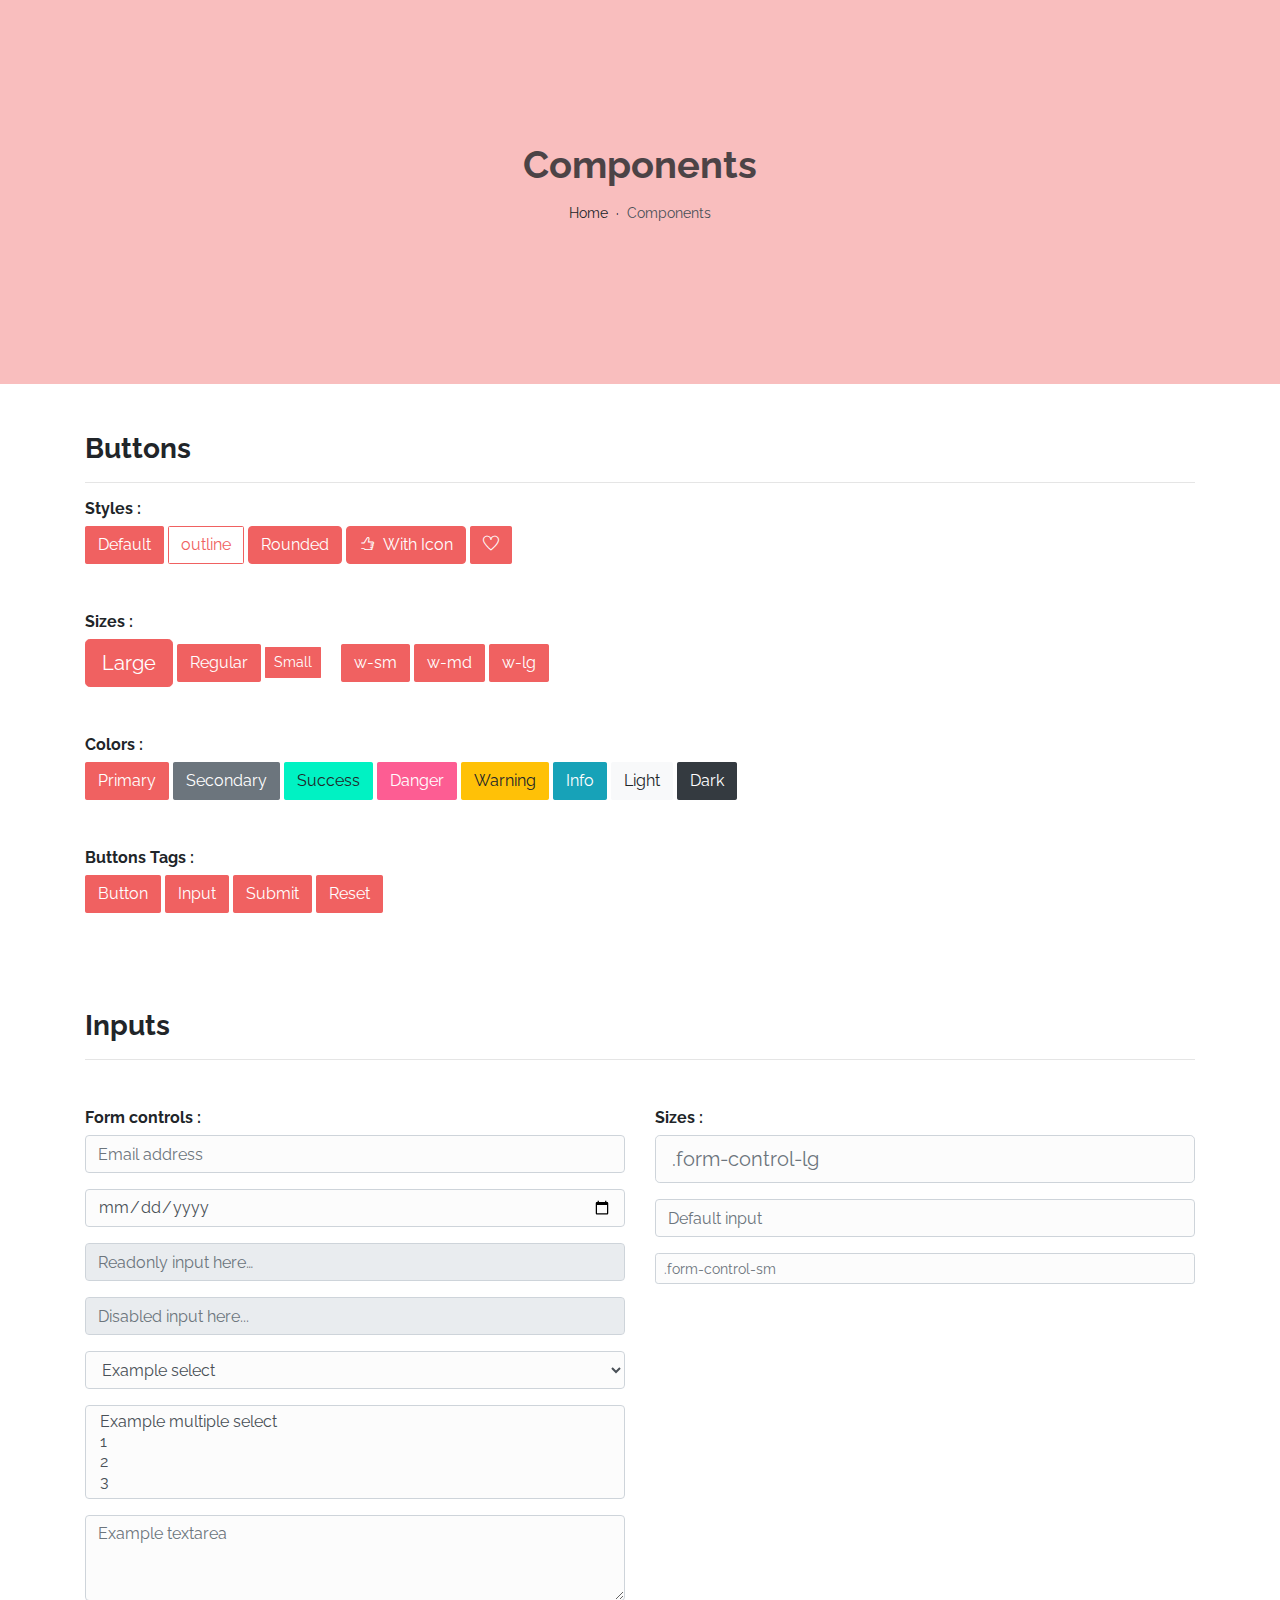
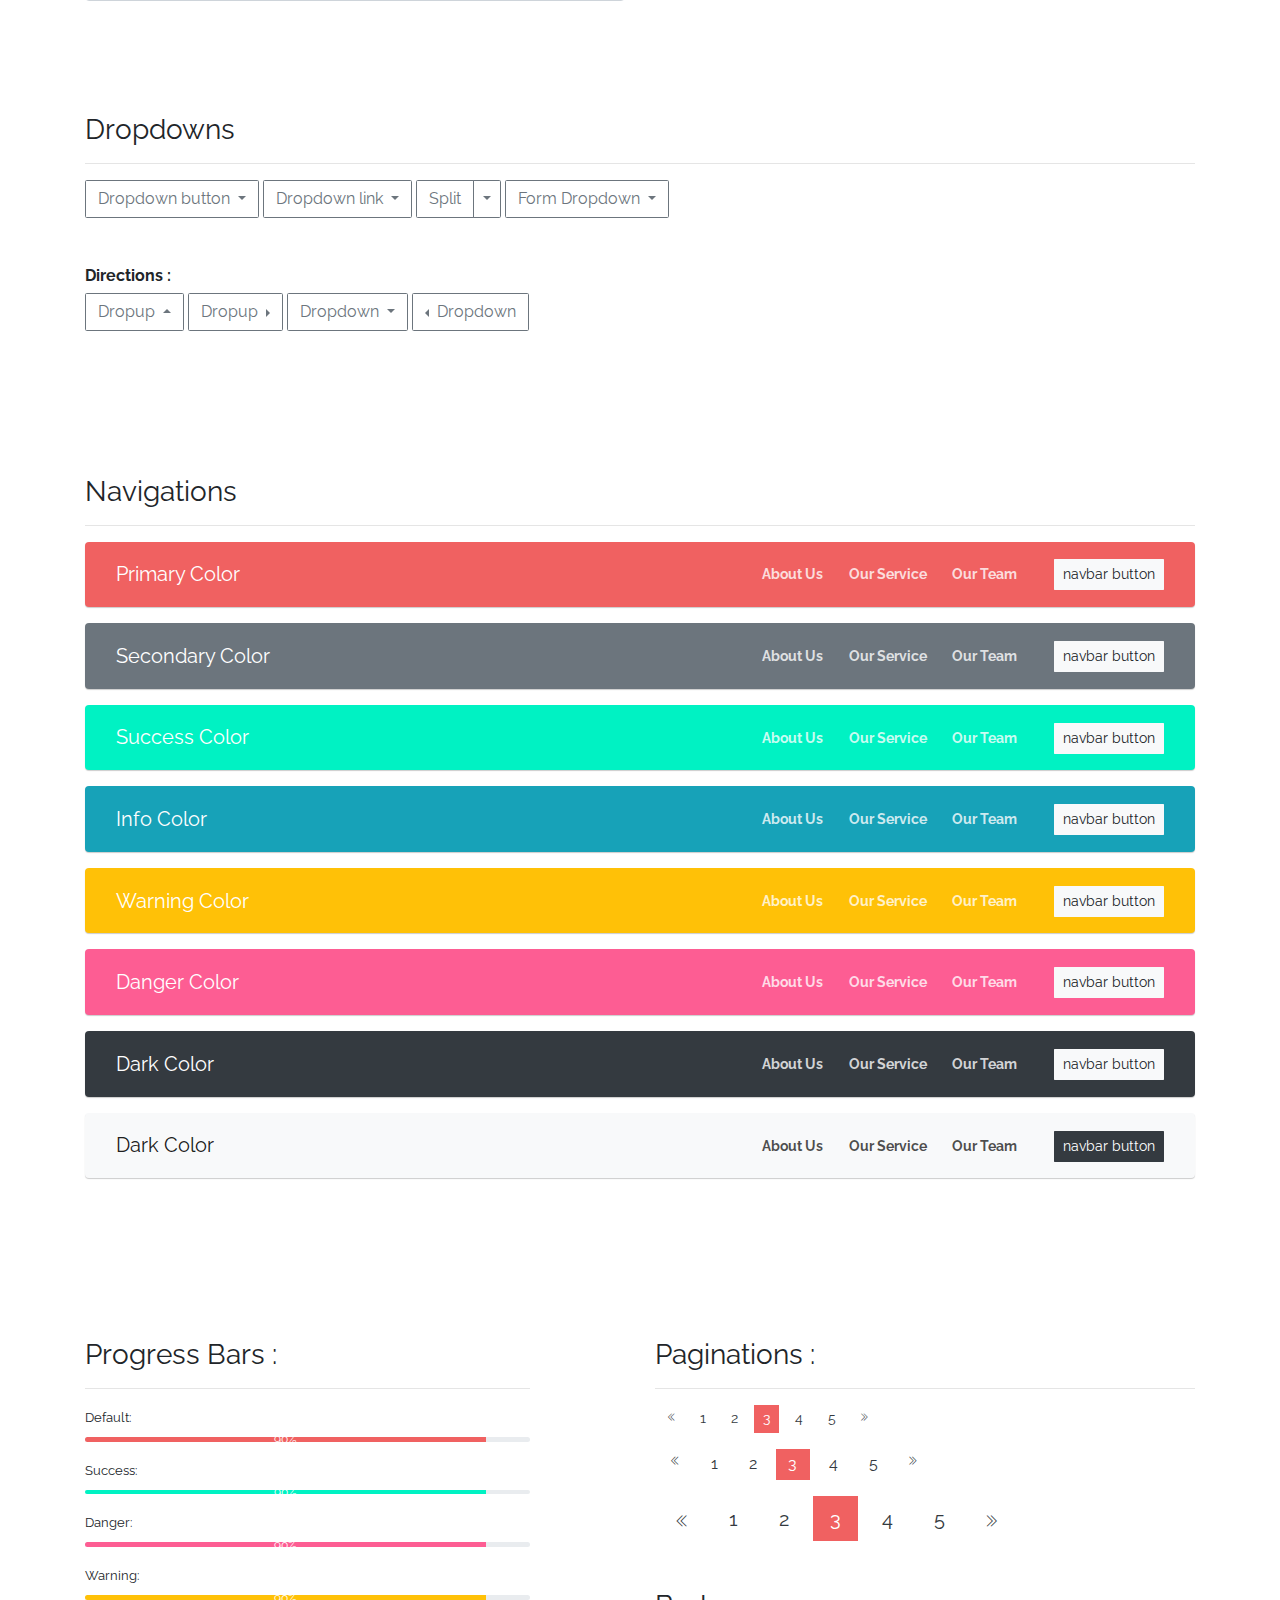
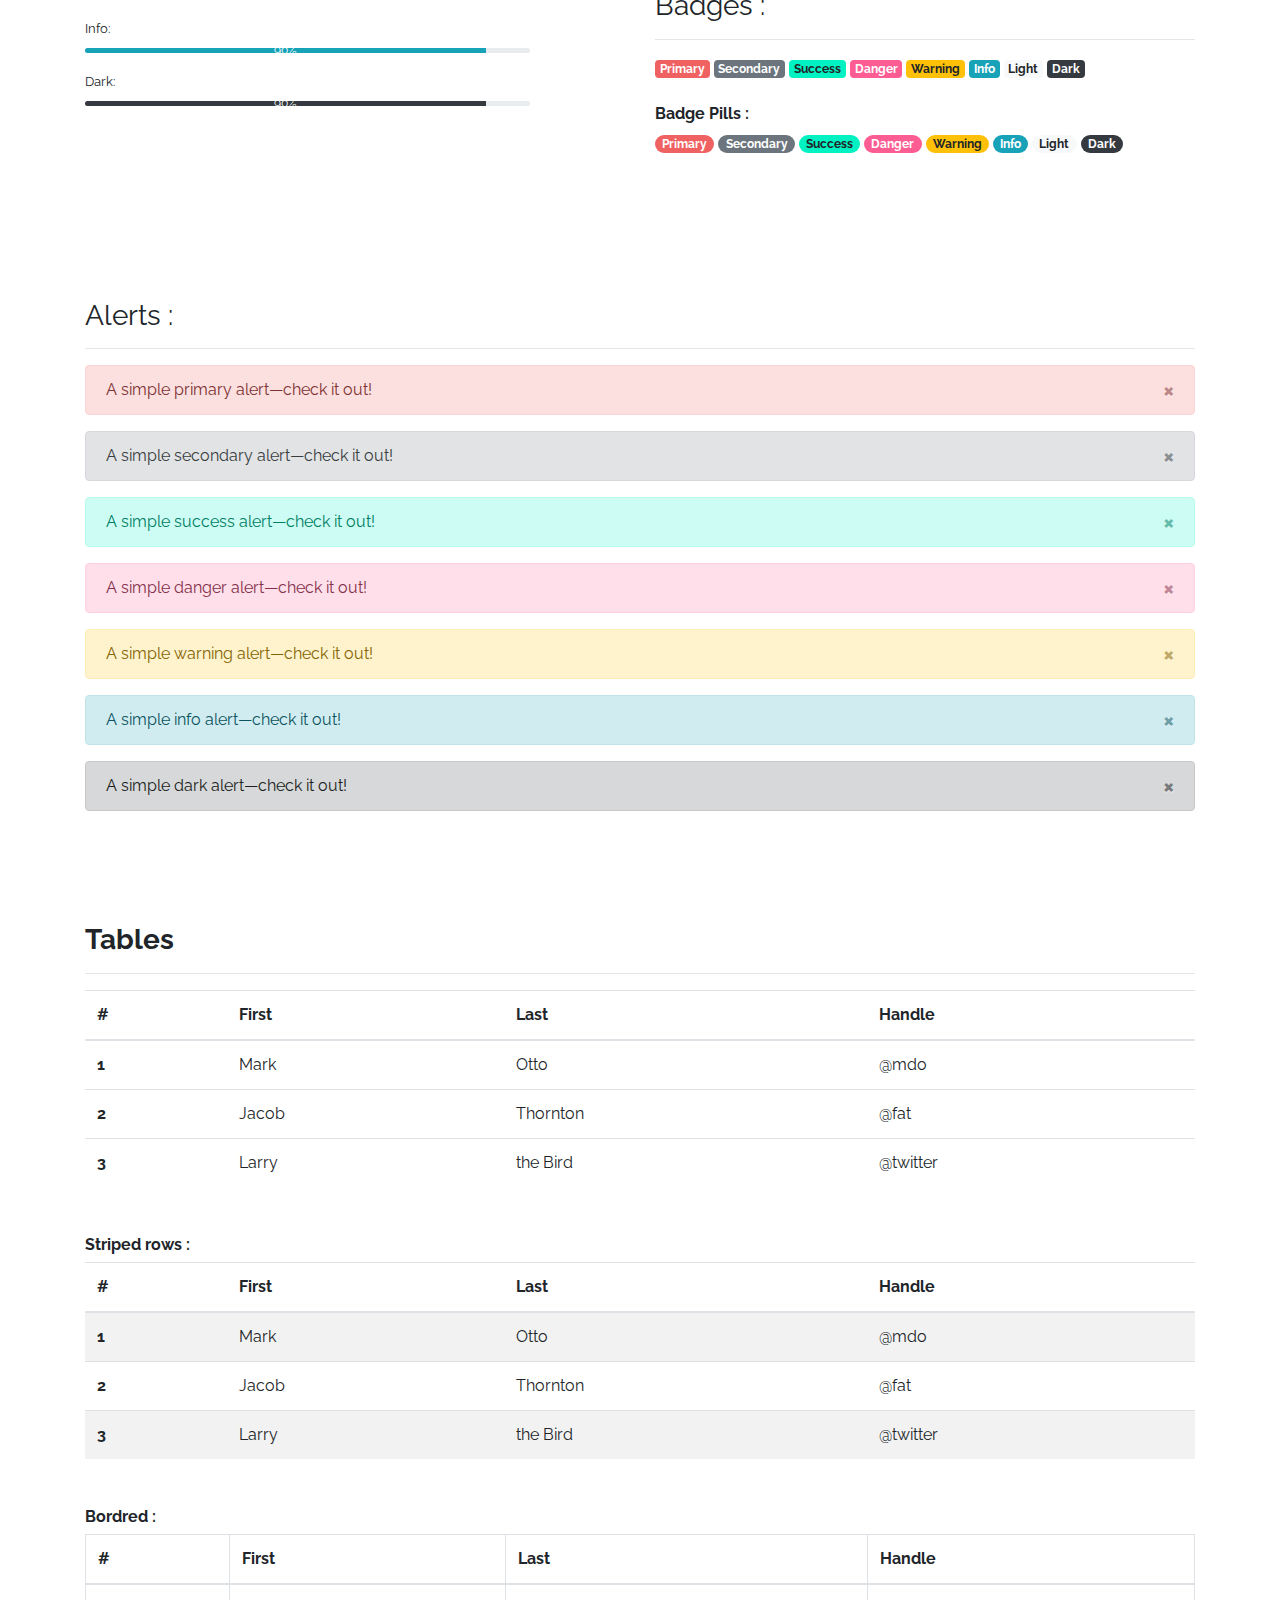
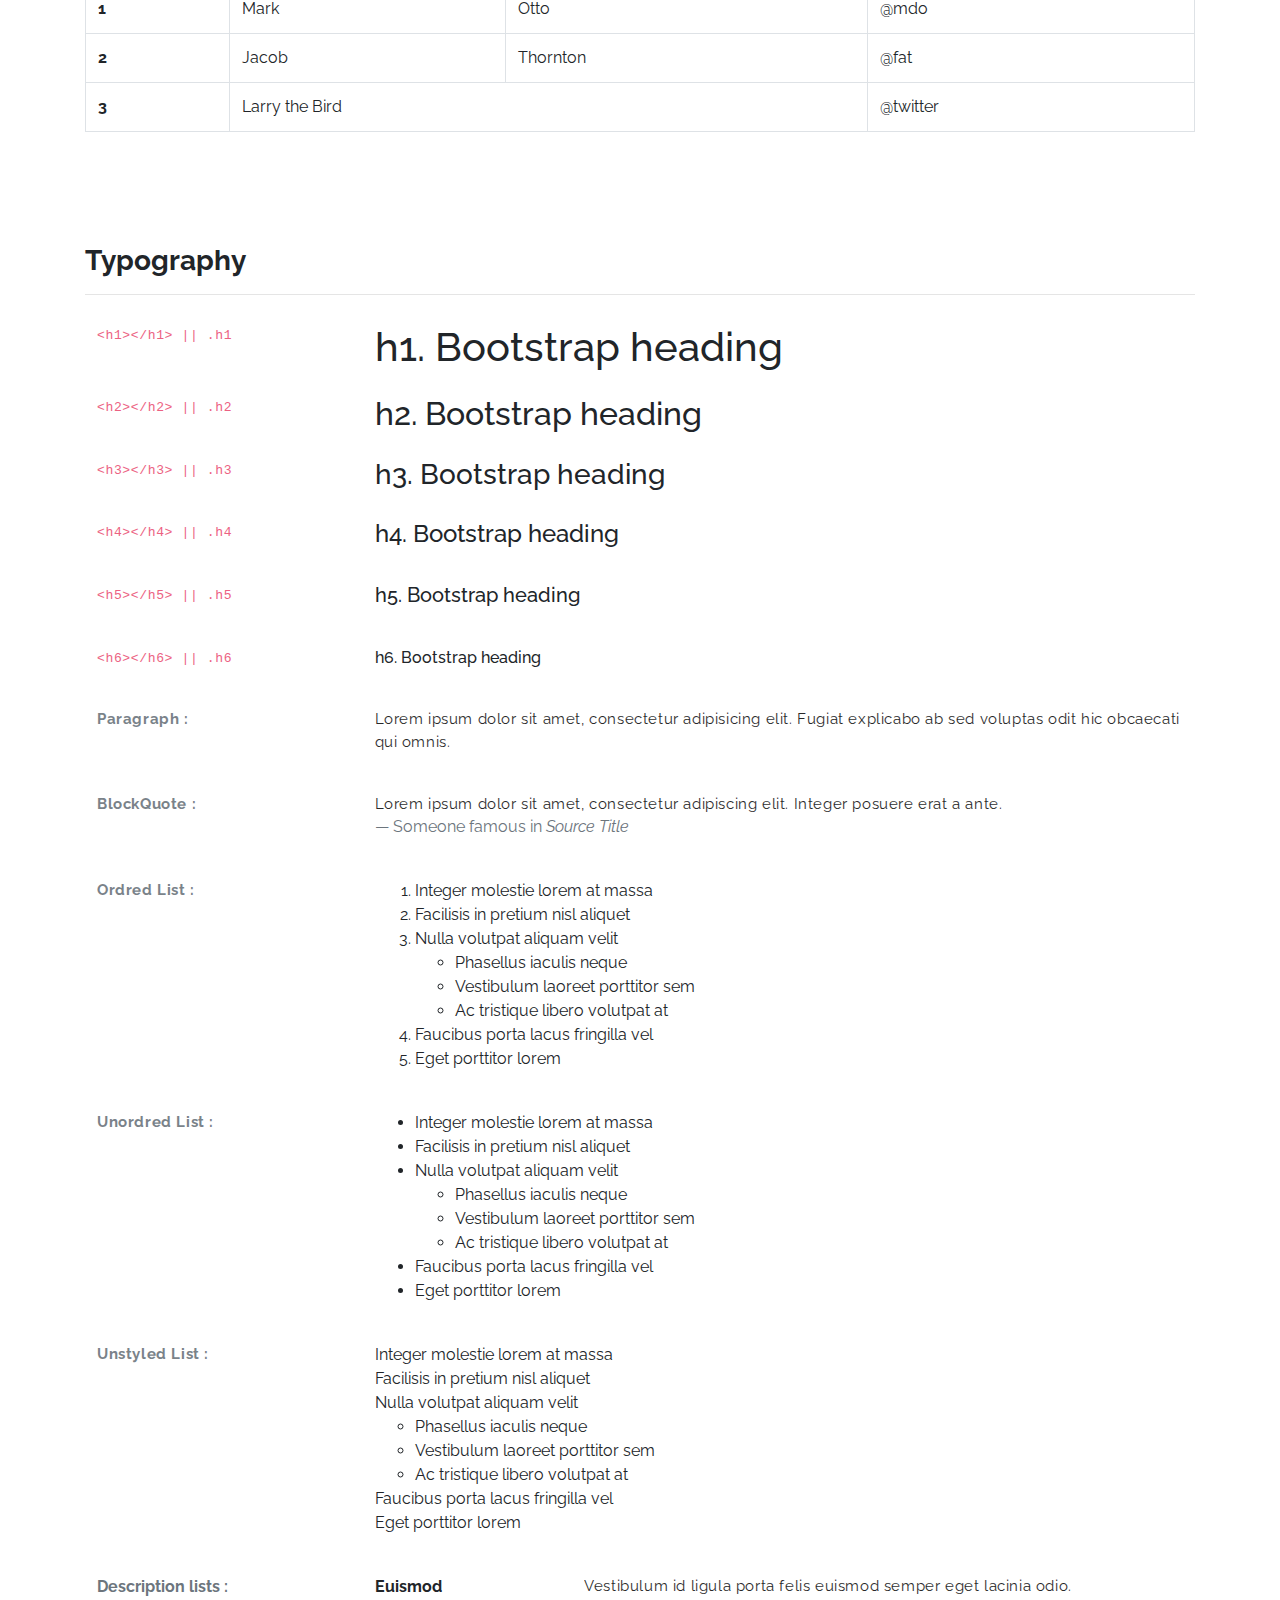
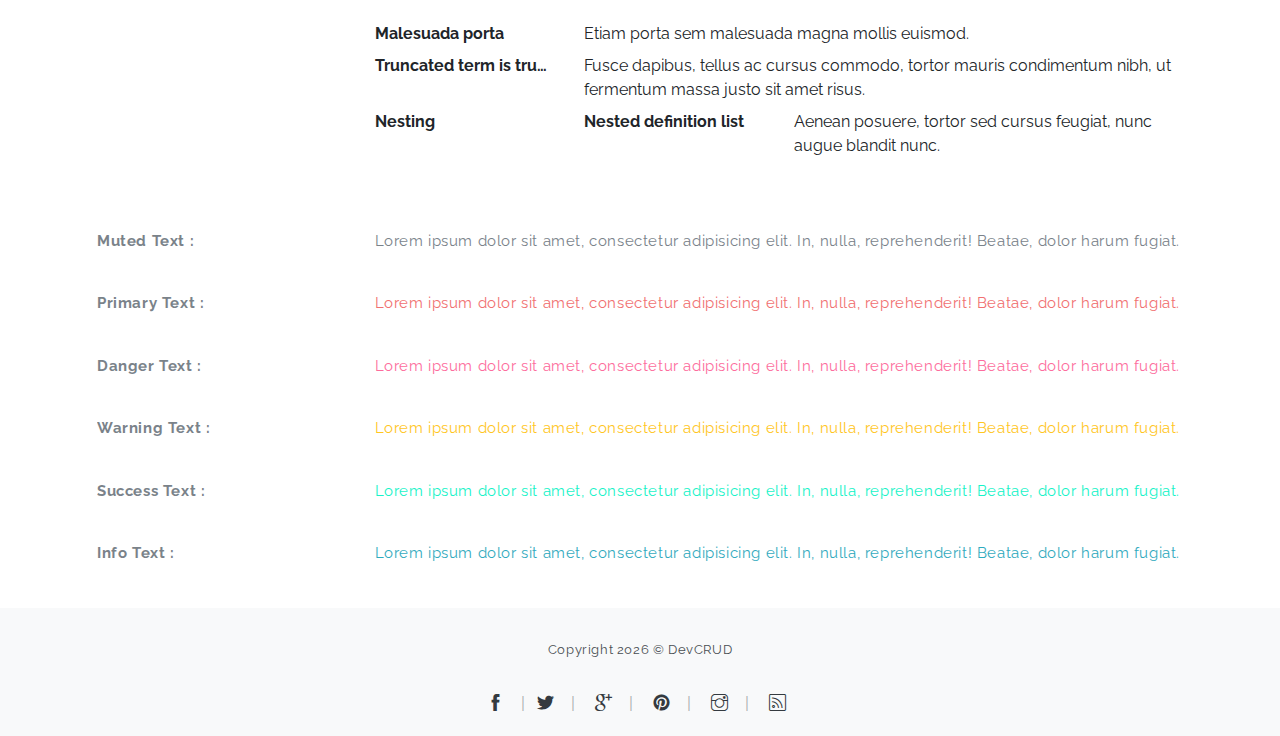
<file: components.html>
<!DOCTYPE html>
<html lang="en">
<head>
   <meta charset="utf-8">
    <meta name="viewport" content="width=device-width, initial-scale=1, shrink-to-fit=no">
    <meta name="description" content="Start your development with Ollie landing page.">
    <meta name="author" content="Devcrud">
    <title>Ollie Landing page | Components</title>
   <!-- font icons -->
   <link rel="stylesheet" href="assets/vendors/themify-icons/css/themify-icons.css">
   <!-- Bootstrap + Steller  -->
   <link rel="stylesheet" href="assets/css/ollie.css">
</head>
<body>

   <!-- Page Header -->
   <header class="header header-mini"> 
      <div class="header-title">Components</div> 
      <nav aria-label="breadcrumb">
         <ol class="breadcrumb">
            <li class="breadcrumb-item"><a href="/">Home</a></li>
            <li class="breadcrumb-item active" aria-current="page">Components</li>
         </ol>
      </nav>
   </header> <!-- End Of Page Header -->

   <!-- main content -->
   <div class="container">

      <!-- Buttons -->
      <h3 class="mt-5">Buttons</h3>
      <hr>
      <h6 class="section-secondary-title">Styles :</h6>
      <button class="btn btn-primary">Default</button>
      <button class="btn btn-outline-primary">outline</button>
      <button class="btn btn-primary rounded">Rounded</button>
      <button class="btn btn-primary rounded"><i class="ti-thumb-up pr-1"></i> With Icon</button>
      <button class="btn btn-primary circle"><i class="ti-heart"></i></button>

      <h6 class="section-secondary-title mt-5">Sizes :</h6>
      <button class="btn btn-primary btn-lg">Large</button>
      <button class="btn btn-primary ">Regular</button>
      <button class="btn btn-primary btn-sm">Small</button>
      <button class="btn btn-primary w-sm ml-3">w-sm</button>
      <button class="btn btn-primary w-md">w-md</button>
      <button class="btn btn-primary w-lg">w-lg</button>

      <h6 class="section-secondary-title mt-5">Colors :</h6>          
      <button type="button" class="btn btn-primary">Primary</button>
      <button type="button" class="btn btn-secondary">Secondary</button>
      <button type="button" class="btn btn-success">Success</button>
      <button type="button" class="btn btn-danger">Danger</button>
      <button type="button" class="btn btn-warning">Warning</button>
      <button type="button" class="btn btn-info">Info</button>
      <button type="button" class="btn btn-light">Light</button>
      <button type="button" class="btn btn-dark">Dark</button>

      <h6 class="section-secondary-title mt-5">Buttons Tags :</h6>
      <button class="btn btn-primary" type="submit">Button</button>
      <input class="btn btn-primary" type="button" value="Input">
      <input class="btn btn-primary" type="submit" value="Submit">
      <input class="btn btn-primary" type="reset" value="Reset">
      
      <!-- devider -->
      <div class="py-5"></div>

      <!-- Inputs -->
      <h3>Inputs</h3>
      <hr>
      <div class="row mt-5">
         <div class="col-md-6">
            <h6 class="section-secondary-title">Form controls :</h6>        
            <div class="form-group">
               <input type="email" class="form-control" id="exampleFormControlInput1" placeholder="Email address">
            </div>
            <div class="form-group">
               <input type="date" class="form-control" id="exampleFormControlInput1" placeholder="Date">
            </div>
            <div class="form-group">
               <input class="form-control" type="text" placeholder="Readonly input here…" readonly>
            </div>
            <div class="form-group">
               <input class="form-control" id="disabledInput" type="text" placeholder="Disabled input here..." disabled>
            </div>
            <div class="form-group">
               <select class="form-control" id="exampleFormControlSelect1">
                  <option>Example select</option>
                  <option>1</option>
                  <option>2</option>
                  <option>3</option>
                  <option>4</option>
                  <option>5</option>
               </select>
            </div>
            <div class="form-group">
               <select multiple class="form-control" id="exampleFormControlSelect2">
                  <option>Example multiple select</option>
                  <option>1</option>
                  <option>2</option>
                  <option>3</option>
                  <option>4</option>
                  <option>5</option>
               </select>
            </div>
            <div class="form-group">
               <textarea class="form-control" id="exampleFormControlTextarea1" rows="3" placeholder="Example textarea"></textarea>
            </div>
         </div>
         <div class="col-md-6">
            <h6 class="section-secondary-title">Sizes :</h6>    
            <div class="form-group">
               <input class="form-control form-control-lg" type="text" placeholder=".form-control-lg">             
            </div>
            <div class="form-group">
               <input class="form-control" type="text" placeholder="Default input">
            </div>
            <div class="form-group">
               <input class="form-control form-control-sm" type="text" placeholder=".form-control-sm"> 
            </div>
         </div>
      </div> <!-- end of inputs -->   

      <!-- devider -->
      <div class="py-5"></div>             

      <!-- Dropdowns -->
      <h3 class="components-section-title font-weight-normal">Dropdowns</h3>
      <hr>
      <div class="dropdown d-inline-block">
         <button class="btn btn-outline-secondary dropdown-toggle" type="button" id="dropdownMenuButton" data-toggle="dropdown" aria-haspopup="true" aria-expanded="false">
         Dropdown button
         </button>
         <div class="dropdown-menu" aria-labelledby="dropdownMenuButton">
         <a class="dropdown-item" href="#">Action</a>
         <a class="dropdown-item" href="#">Another action</a>
         <a class="dropdown-item" href="#">Something else here</a>
         </div>
      </div>
      <div class="dropdown d-inline-block">
         <a class="btn btn-outline-secondary dropdown-toggle" href="#" role="button" id="dropdownMenuLink" data-toggle="dropdown" aria-haspopup="true" aria-expanded="false">
            Dropdown link
         </a>
         <div class="dropdown-menu" aria-labelledby="dropdownMenuLink">
            <a class="dropdown-item" href="#">Action</a>
            <a class="dropdown-item" href="#">Another action</a>
            <a class="dropdown-item" href="#">Something else here</a>
         </div>
      </div>
      <div class="btn-group">
         <button type="button" class="btn btn-outline-secondary">Split</button>
         <button type="button" class="btn btn-outline-secondary dropdown-toggle dropdown-toggle-split" data-toggle="dropdown" aria-haspopup="true" aria-expanded="false">
         <span class="sr-only">Toggle Dropdown</span>
         </button>
         <div class="dropdown-menu">
            <a class="dropdown-item" href="#">Action</a>
            <a class="dropdown-item" href="#">Another action</a>
            <a class="dropdown-item" href="#">Something else here</a>
            <div class="dropdown-divider"></div>
            <a class="dropdown-item" href="#">Separated link</a>
         </div>
      </div>
      <div class="btn-group">
         <button class="btn btn-outline-secondary dropdown-toggle" type="button" id="dropdownMenuButton" data-toggle="dropdown" aria-haspopup="true" aria-expanded="false">
            Form Dropdown
         </button>
         <div class="dropdown-menu form">
            <form class="px-4 py-3">
               <div class="form-group">
                  <input type="email" class="form-control" id="exampleDropdownFormEmail1" placeholder="email@example.com">
               </div>
               <div class="form-group">
                  <input type="password" class="form-control" id="exampleDropdownFormPassword1" placeholder="Password">
               </div>
               <div class="form-check mb-3">
                  <input type="checkbox" class="form-check-input" id="dropdownCheck">
                  <label class="form-check-label" for="dropdownCheck">
                     Remember me
                  </label>
               </div>
               <button type="submit" class="btn btn-primary btn-block">Sign in</button>
            </form>
            <div class="dropdown-divider"></div>
            <a class="dropdown-item" href="#"><small>New around here? Sign up</small></a>
            <a class="dropdown-item" href="#"><small>Forgot password?</small></a>
         </div>
      </div>       
      <h6 class="section-secondary-title mt-5">Directions :</h6>  
      <div class="btn-group dropup">
         <button type="button" class="btn btn-outline-secondary dropdown-toggle" data-toggle="dropdown" aria-haspopup="true" aria-expanded="false">
            Dropup
         </button>
         <div class="dropdown-menu">
            <a class="dropdown-item" href="#">Action</a>
            <a class="dropdown-item" href="#">Another action</a>
            <a class="dropdown-item" href="#">Something else here</a>
            <div class="dropdown-divider"></div>
            <a class="dropdown-item" href="#">Separated link</a>
         </div>
      </div>
      <div class="btn-group dropright">
         <button type="button" class="btn btn-outline-secondary dropdown-toggle" data-toggle="dropdown" aria-haspopup="true" aria-expanded="false">
            Dropup
         </button>
         <div class="dropdown-menu">
            <a class="dropdown-item" href="#">Action</a>
            <a class="dropdown-item" href="#">Another action</a>
            <a class="dropdown-item" href="#">Something else here</a>
            <div class="dropdown-divider"></div>
            <a class="dropdown-item" href="#">Separated link</a>
         </div>
      </div>
      <div class="btn-group">
         <button type="button" class="btn btn-outline-secondary dropdown-toggle" data-toggle="dropdown" aria-haspopup="true" aria-expanded="false">
            Dropdown
         </button>
         <div class="dropdown-menu">
            <a class="dropdown-item" href="#">Action</a>
            <a class="dropdown-item" href="#">Another action</a>
            <a class="dropdown-item" href="#">Something else here</a>
            <div class="dropdown-divider"></div>
            <a class="dropdown-item" href="#">Separated link</a>
         </div>
      </div>
      <div class="btn-group dropleft">
         <button type="button" class="btn btn-outline-secondary dropdown-toggle" data-toggle="dropdown" aria-haspopup="true" aria-expanded="false">
            Dropdown
         </button>
         <div class="dropdown-menu">
            <a class="dropdown-item" href="#">Action</a>
            <a class="dropdown-item" href="#">Another action</a>
            <a class="dropdown-item" href="#">Something else here</a>
            <div class="dropdown-divider"></div>
            <a class="dropdown-item" href="#">Separated link</a>
         </div>
      </div> <!-- end of Dropdowns -->  

      <!-- devider -->
      <div class="py-5"></div>   

      <!-- navbars -->
      <h3 class="components-section-title font-weight-normal mt-5">Navigations</h3>
      <hr>
      <nav class="navbar navbar-expand-sm navbar-dark bg-primary rounded shadow mb-3">
         <div class="container">
            <a class="navbar-brand" href="#">Primary Color</a>
            <button class="navbar-toggler ml-auto" type="button" data-toggle="collapse" data-target="#navbarSupportedContent" aria-controls="navbarSupportedContent" aria-expanded="false" aria-label="Toggle navigation">
            <span class="navbar-toggler-icon"></span>
            </button>
            <div class="collapse navbar-collapse" id="navbarSupportedContent">
               <ul class="navbar-nav ml-auto"> 
                  <li class="nav-item">
                     <a class="nav-link" href="#about">About Us</a>
                  </li>
                  <li class="nav-item">
                     <a class="nav-link" href="#service">Our Service</a>
                  </li>
                  <li class="nav-item">
                     <a class="nav-link" href="#team">Our Team</a>
                  </li>
                  <li class="nav-item">
                     <a href="#book-table" class="ml-4 mt-1 btn btn-light btn-sm">navbar button</a>
                  </li>
               </ul>                       
            </div>
         </div>
      </nav>
      <nav class="navbar navbar-expand-sm navbar-dark bg-secondary rounded shadow mb-3">
         <div class="container">
            <a class="navbar-brand" href="#">Secondary Color</a>
            <button class="navbar-toggler ml-auto" type="button" data-toggle="collapse" data-target="#navbarSupportedContent" aria-controls="navbarSupportedContent" aria-expanded="false" aria-label="Toggle navigation">
            <span class="navbar-toggler-icon"></span>
            </button>
            <div class="collapse navbar-collapse" id="navbarSupportedContent">
               <ul class="navbar-nav ml-auto"> 
                  <li class="nav-item">
                     <a class="nav-link" href="#about">About Us</a>
                  </li>
                  <li class="nav-item">
                     <a class="nav-link" href="#service">Our Service</a>
                  </li>
                  <li class="nav-item">
                     <a class="nav-link" href="#team">Our Team</a>
                  </li>
                  <li class="nav-item">
                     <a href="#book-table" class="ml-4 mt-1 btn btn-light btn-sm">navbar button</a>
                  </li>
               </ul>                       
            </div>
         </div>
      </nav>
      <nav class="navbar navbar-expand-sm navbar-dark bg-success rounded shadow mb-3">
         <div class="container">
            <a class="navbar-brand" href="#">Success Color</a>
            <button class="navbar-toggler ml-auto" type="button" data-toggle="collapse" data-target="#navbarSupportedContent" aria-controls="navbarSupportedContent" aria-expanded="false" aria-label="Toggle navigation">
            <span class="navbar-toggler-icon"></span>
            </button>
            <div class="collapse navbar-collapse" id="navbarSupportedContent">
               <ul class="navbar-nav ml-auto"> 
                  <li class="nav-item">
                     <a class="nav-link" href="#about">About Us</a>
                  </li>
                  <li class="nav-item">
                     <a class="nav-link" href="#service">Our Service</a>
                  </li>
                  <li class="nav-item">
                     <a class="nav-link" href="#team">Our Team</a>
                  </li>
                  <li class="nav-item">
                     <a href="#book-table" class="ml-4 mt-1 btn btn-light btn-sm">navbar button</a>
                  </li>
               </ul>                       
            </div>
         </div>
      </nav>
      <nav class="navbar navbar-expand-sm navbar-dark bg-info rounded shadow mb-3">
         <div class="container">
            <a class="navbar-brand" href="#">Info Color</a>
            <button class="navbar-toggler ml-auto" type="button" data-toggle="collapse" data-target="#navbarSupportedContent" aria-controls="navbarSupportedContent" aria-expanded="false" aria-label="Toggle navigation">
            <span class="navbar-toggler-icon"></span>
            </button>
            <div class="collapse navbar-collapse" id="navbarSupportedContent">
               <ul class="navbar-nav ml-auto"> 
                  <li class="nav-item">
                     <a class="nav-link" href="#about">About Us</a>
                  </li>
                  <li class="nav-item">
                     <a class="nav-link" href="#service">Our Service</a>
                  </li>
                  <li class="nav-item">
                     <a class="nav-link" href="#team">Our Team</a>
                  </li>
                  <li class="nav-item">
                     <a href="#book-table" class="ml-4 mt-1 btn btn-light btn-sm">navbar button</a>
                  </li>
               </ul>                       
            </div>
         </div>
      </nav>
      <nav class="navbar navbar-expand-sm navbar-dark bg-warning rounded shadow mb-3">
         <div class="container">
            <a class="navbar-brand" href="#">Warning Color</a>
            <button class="navbar-toggler ml-auto" type="button" data-toggle="collapse" data-target="#navbarSupportedContent" aria-controls="navbarSupportedContent" aria-expanded="false" aria-label="Toggle navigation">
            <span class="navbar-toggler-icon"></span>
            </button>
            <div class="collapse navbar-collapse" id="navbarSupportedContent">
               <ul class="navbar-nav ml-auto"> 
                  <li class="nav-item">
                     <a class="nav-link" href="#about">About Us</a>
                  </li>
                  <li class="nav-item">
                     <a class="nav-link" href="#service">Our Service</a>
                  </li>
                  <li class="nav-item">
                     <a class="nav-link" href="#team">Our Team</a>
                  </li>
                  <li class="nav-item">
                     <a href="#book-table" class="ml-4 mt-1 btn btn-light btn-sm">navbar button</a>
                  </li>
               </ul>                       
            </div>
         </div>
      </nav>
      <nav class="navbar navbar-expand-sm navbar-dark bg-danger rounded shadow mb-3">
         <div class="container">
            <a class="navbar-brand" href="#">Danger Color</a>
            <button class="navbar-toggler ml-auto" type="button" data-toggle="collapse" data-target="#navbarSupportedContent" aria-controls="navbarSupportedContent" aria-expanded="false" aria-label="Toggle navigation">
            <span class="navbar-toggler-icon"></span>
            </button>
            <div class="collapse navbar-collapse" id="navbarSupportedContent">
               <ul class="navbar-nav ml-auto"> 
                  <li class="nav-item">
                     <a class="nav-link" href="#about">About Us</a>
                  </li>
                  <li class="nav-item">
                     <a class="nav-link" href="#service">Our Service</a>
                  </li>
                  <li class="nav-item">
                     <a class="nav-link" href="#team">Our Team</a>
                  </li>
                  <li class="nav-item">
                     <a href="#book-table" class="ml-4 mt-1 btn btn-light btn-sm">navbar button</a>
                  </li>
               </ul>                       
            </div>
         </div>
      </nav>
      <nav class="navbar navbar-expand-sm navbar-dark bg-dark rounded shadow mb-3">
         <div class="container">
            <a class="navbar-brand" href="#">Dark Color</a>
            <button class="navbar-toggler ml-auto" type="button" data-toggle="collapse" data-target="#navbarSupportedContent" aria-controls="navbarSupportedContent" aria-expanded="false" aria-label="Toggle navigation">
            <span class="navbar-toggler-icon"></span>
            </button>
            <div class="collapse navbar-collapse" id="navbarSupportedContent">
               <ul class="navbar-nav ml-auto"> 
                  <li class="nav-item">
                     <a class="nav-link" href="#about">About Us</a>
                  </li>
                  <li class="nav-item">
                     <a class="nav-link" href="#service">Our Service</a>
                  </li>
                  <li class="nav-item">
                     <a class="nav-link" href="#team">Our Team</a>
                  </li>
                  <li class="nav-item">
                     <a href="#book-table" class="ml-4 mt-1 btn btn-light btn-sm">navbar button</a>
                  </li>
               </ul>                       
            </div>
         </div>
      </nav>
      <nav class="navbar navbar-expand-sm navbar-light bg-light rounded shadow mb-3">
         <div class="container">
            <a class="navbar-brand" href="#">Dark Color</a>
            <button class="navbar-toggler ml-auto" type="button" data-toggle="collapse" data-target="#navbarSupportedContent" aria-controls="navbarSupportedContent" aria-expanded="false" aria-label="Toggle navigation">
            <span class="navbar-toggler-icon"></span>
            </button>
            <div class="collapse navbar-collapse" id="navbarSupportedContent">
               <ul class="navbar-nav ml-auto"> 
                  <li class="nav-item">
                     <a class="nav-link" href="#about">About Us</a>
                  </li>
                  <li class="nav-item">
                     <a class="nav-link" href="#service">Our Service</a>
                  </li>
                  <li class="nav-item">
                     <a class="nav-link" href="#team">Our Team</a>
                  </li>
                  <li class="nav-item">
                     <a href="#book-table" class="ml-4 mt-1 btn btn-dark btn-sm">navbar button</a>
                  </li>
               </ul>                       
            </div>
         </div>
      </nav>
      <!-- End of navbars -->

      <!-- devider -->
      <div class="py-5"></div>   
      
      <!-- progress bars -->
      <div class="row justify-content-between">
         <div class="col-md-5">
            <h3 class="components-section-title font-weight-normal mt-5">Progress Bars :</h3>
            <hr>
            <small>Default: </small>
            <div class="progress mt-2 mb-3">
               <div class="progress-bar" role="progressbar" style="width: 90%" aria-valuenow="25" aria-valuemin="0" aria-valuemax="100"><span>90%</span></div>
            </div>
            <small>Success:</small>
            <div class="progress mt-2 mb-3">
               <div class="progress-bar bg-success" role="progressbar" style="width: 90%" aria-valuenow="25" aria-valuemin="0" aria-valuemax="100"><span>90%</span></div>
            </div>
            <small>Danger:</small>
            <div class="progress mt-2 mb-3">
               <div class="progress-bar bg-danger" role="progressbar" style="width: 90%" aria-valuenow="25" aria-valuemin="0" aria-valuemax="100"><span>90%</span></div>
            </div>
            <small>Warning:</small>
            <div class="progress mt-2 mb-3">
               <div class="progress-bar bg-warning" role="progressbar" style="width: 90%" aria-valuenow="25" aria-valuemin="0" aria-valuemax="100"><span>90%</span></div>
            </div>
            <small>Info:</small>
            <div class="progress mt-2 mb-3">
               <div class="progress-bar bg-info" role="progressbar" style="width: 90%" aria-valuenow="25" aria-valuemin="0" aria-valuemax="100"><span>90%</span></div>
            </div>
            <small>Dark:</small>
            <div class="progress mt-2 mb-3">
               <div class="progress-bar bg-dark" role="progressbar" style="width: 90%" aria-valuenow="25" aria-valuemin="0" aria-valuemax="100"><span>90%</span></div>
            </div>
         </div>
         <div class="col-md-6">
            <h3 class="components-section-title font-weight-normal mt-5">Paginations :</h3>
            <hr>
            <nav aria-label="Page navigation example">
               <ul class="pagination pagination-sm">
                  <li class="page-item"><a class="page-link" href="#"><i class="ti-angle-double-left"></i></a></li>
                  <li class="page-item"><a class="page-link" href="#">1</a></li>
                  <li class="page-item"><a class="page-link" href="#">2</a></li>
                  <li class="page-item active"><a class="page-link" href="#">3</a></li>
                  <li class="page-item"><a class="page-link" href="#">4</a></li>
                  <li class="page-item"><a class="page-link" href="#">5</a></li>
                  <li class="page-item"><a class="page-link" href="#"><i class="ti-angle-double-right"></i></a></li>
               </ul>
            </nav>
            <nav aria-label="Page navigation example">
               <ul class="pagination">
               <li class="page-item"><a class="page-link" href="#"><i class="ti-angle-double-left"></i></a></li>
                  <li class="page-item"><a class="page-link" href="#">1</a></li>
                  <li class="page-item"><a class="page-link" href="#">2</a></li>
                  <li class="page-item active"><a class="page-link" href="#">3</a></li>
                  <li class="page-item"><a class="page-link" href="#">4</a></li>
                  <li class="page-item"><a class="page-link" href="#">5</a></li>
                  <li class="page-item"><a class="page-link" href="#"><i class="ti-angle-double-right"></i></a></li>
               </ul>
            </nav>
            <nav aria-label="Page navigation example">
               <ul class="pagination pagination-lg">
                  <li class="page-item"><a class="page-link" href="#"><i class="ti-angle-double-left"></i></a></li>
                  <li class="page-item"><a class="page-link" href="#">1</a></li>
                  <li class="page-item"><a class="page-link" href="#">2</a></li>
                  <li class="page-item active"><a class="page-link" href="#">3</a></li>
                  <li class="page-item"><a class="page-link" href="#">4</a></li>
                  <li class="page-item"><a class="page-link" href="#">5</a></li>
                  <li class="page-item"><a class="page-link" href="#"><i class="ti-angle-double-right"></i></a></li>
               </ul>
            </nav>

            <!-- Badges -->
            <h3 class="components-section-title font-weight-normal mt-5">Badges :</h3>
            <hr>
            <span class="badge badge-primary">Primary</span>
            <span class="badge badge-secondary">Secondary</span>
            <span class="badge badge-success">Success</span>
            <span class="badge badge-danger">Danger</span>
            <span class="badge badge-warning">Warning</span>
            <span class="badge badge-info">Info</span>
            <span class="badge badge-light">Light</span>
            <span class="badge badge-dark">Dark</span>
            <h6 class="section-secondary-title mt-4 mb-2">Badge Pills :</h6>
            <span class="badge badge-pill badge-primary">Primary</span>
            <span class="badge badge-pill badge-secondary">Secondary</span>
            <span class="badge badge-pill badge-success">Success</span>
            <span class="badge badge-pill badge-danger">Danger</span>
            <span class="badge badge-pill badge-warning">Warning</span>
            <span class="badge badge-pill badge-info">Info</span>
            <span class="badge badge-pill badge-light">Light</span>
            <span class="badge badge-pill badge-dark">Dark</span>
         </div>
      </div> <!-- End of Progress bars -->

      <!-- devider -->
      <div class="py-5"></div>  

      <!-- Alerts -->
      <h3 class="components-section-title font-weight-normal mt-5">Alerts :</h3>
      <hr>
      <div class="alert alert-primary alert-dismissible fade show" role="alert">
         A simple primary alert—check it out!
         <button type="button" class="close" data-dismiss="alert" aria-label="Close">
            <span aria-hidden="true">&times;</span>
         </button>
      </div>
      <div class="alert alert-secondary alert-dismissible fade show" role="alert">
         A simple secondary alert—check it out!
         <button type="button" class="close" data-dismiss="alert" aria-label="Close">
            <span aria-hidden="true">&times;</span>
         </button>
      </div>
      <div class="alert alert-success alert-dismissible fade show" role="alert">
         A simple success alert—check it out!
         <button type="button" class="close" data-dismiss="alert" aria-label="Close">
            <span aria-hidden="true">&times;</span>
         </button>
      </div>
      <div class="alert alert-danger alert-dismissible fade show" role="alert">
         A simple danger alert—check it out!
         <button type="button" class="close" data-dismiss="alert" aria-label="Close">
            <span aria-hidden="true">&times;</span>
         </button>
      </div>
      <div class="alert alert-warning alert-dismissible fade show" role="alert">
         A simple warning alert—check it out!
         <button type="button" class="close" data-dismiss="alert" aria-label="Close">
            <span aria-hidden="true">&times;</span>
         </button>
      </div>
      <div class="alert alert-info alert-dismissible fade show" role="alert">
         A simple info alert—check it out!
         <button type="button" class="close" data-dismiss="alert" aria-label="Close">
            <span aria-hidden="true">&times;</span>
         </button>
      </div>
      <div class="alert alert-dark alert-dismissible fade show" role="alert">
         A simple dark alert—check it out!
         <button type="button" class="close" data-dismiss="alert" aria-label="Close">
            <span aria-hidden="true">&times;</span>
         </button>
      </div>
      <!-- end of alerts -->

      <!-- devider -->
      <div class="py-5"></div> 
   
      <!-- tables -->
      <h3 class="components-section-title">Tables</h3>
      <hr>
      <table class="table">
         <thead>
            <tr>
               <th scope="col">#</th>
               <th scope="col">First</th>
               <th scope="col">Last</th>
               <th scope="col">Handle</th>
            </tr>
         </thead>
         <tbody>
            <tr>
               <th scope="row">1</th>
               <td>Mark</td>
               <td>Otto</td>
               <td>@mdo</td>
            </tr>
            <tr>
               <th scope="row">2</th>
               <td>Jacob</td>
               <td>Thornton</td>
               <td>@fat</td>
            </tr>
            <tr>
               <th scope="row">3</th>
               <td>Larry</td>
               <td>the Bird</td>
               <td>@twitter</td>
            </tr>
         </tbody>
      </table>

      <h6 class="section-secondary-title mt-5">Striped rows :</h6>
      <table class="table table-striped">
         <thead>
            <tr>
               <th scope="col">#</th>
               <th scope="col">First</th>
               <th scope="col">Last</th>
               <th scope="col">Handle</th>
            </tr>
         </thead>
         <tbody>
            <tr>
               <th scope="row">1</th>
               <td>Mark</td>
               <td>Otto</td>
               <td>@mdo</td>
            </tr>
            <tr>
               <th scope="row">2</th>
               <td>Jacob</td>
               <td>Thornton</td>
               <td>@fat</td>
            </tr>
            <tr>
               <th scope="row">3</th>
               <td>Larry</td>
               <td>the Bird</td>
               <td>@twitter</td>
            </tr>
         </tbody>
      </table>

      <h6 class="section-secondary-title mt-5">Bordred :</h6>
      <table class="table table-bordered">
         <thead>
            <tr>
               <th scope="col">#</th>
               <th scope="col">First</th>
               <th scope="col">Last</th>
               <th scope="col">Handle</th>
            </tr>
         </thead>
         <tbody>
            <tr>
               <th scope="row">1</th>
               <td>Mark</td>
               <td>Otto</td>
               <td>@mdo</td>
            </tr>
            <tr>
               <th scope="row">2</th>
               <td>Jacob</td>
               <td>Thornton</td>
               <td>@fat</td>
            </tr>
            <tr>
               <th scope="row">3</th>
               <td colspan="2">Larry the Bird</td>
               <td>@twitter</td>
            </tr>
         </tbody>
      </table>
      <!-- end of tables -->

      <!-- devider -->
      <div class="py-5"></div> 

      <!-- typography -->
      <h3 class="components-section-title">Typography</h3>
      <hr>
      
      <table class="table table-borderless v-align-center">
         <tbody>
            <tr>
               <td>
                  <p><code class="highlighter-rouge">&lt;h1&gt;&lt;/h1&gt; || .h1</code></p>
               </td>
               <td class="w-75"><span class="h1">h1. Bootstrap heading</span></td>
            </tr>
            <tr>
               <td>
                  <p><code class="highlighter-rouge">&lt;h2&gt;&lt;/h2&gt; || .h2</code></p>
               </td>
               <td><span class="h2">h2. Bootstrap heading</span></td>
            </tr>
            <tr>
               <td>
                  <p><code class="highlighter-rouge">&lt;h3&gt;&lt;/h3&gt; || .h3</code></p>
               </td>
               <td><span class="h3">h3. Bootstrap heading</span></td>
            </tr>
            <tr>
               <td>
                  <p><code class="highlighter-rouge">&lt;h4&gt;&lt;/h4&gt; || .h4</code></p>
               </td>
               <td><span class="h4">h4. Bootstrap heading</span></td>
            </tr>
            <tr>
               <td>
                  <p><code class="highlighter-rouge">&lt;h5&gt;&lt;/h5&gt; || .h5</code></p>
               </td>
               <td><span class="h5">h5. Bootstrap heading</span></td>
            </tr>
            <tr>
               <td>
                  <p><code class="highlighter-rouge">&lt;h6&gt;&lt;/h6&gt; || .h6</code></p>
               </td>
               <td><span class="h6">h6. Bootstrap heading</span></td>
            </tr>
            <tr>
               <td>
                  <p class="font-weight-bold text-muted">Paragraph :</p>
               </td>
               <td><p>Lorem ipsum dolor sit amet, consectetur adipisicing elit. Fugiat explicabo ab sed voluptas odit hic obcaecati qui omnis.</p></td>
            </tr>
            <tr>
               <td>
                  <p class="font-weight-bold text-muted">BlockQuote :</p>
               </td>
               <td>
                  <blockquote class="blockquote">
                     <p class="mb-0">Lorem ipsum dolor sit amet, consectetur adipiscing elit. Integer posuere erat a ante.</p>
                     <footer class="blockquote-footer">Someone famous in <cite title="Source Title">Source Title</cite></footer>
                  </blockquote>
               </td>
            </tr>

            <tr>
               <td><p class="font-weight-bold text-muted">Ordred List :</p></td>
               <td>
                  <ol>
                     <li>Integer molestie lorem at massa</li>
                     <li>Facilisis in pretium nisl aliquet</li>
                     <li>Nulla volutpat aliquam velit
                        <ul>
                           <li>Phasellus iaculis neque</li>
                           <li>Vestibulum laoreet porttitor sem</li>
                           <li>Ac tristique libero volutpat at</li>
                        </ul>
                     </li>
                     <li>Faucibus porta lacus fringilla vel</li>
                     <li>Eget porttitor lorem</li>
                  </ol>
               </td>
            </tr>
            <tr>
               <td><p class="font-weight-bold text-muted">Unordred List :</p></td>
               <td>
                  <ul >
                     <li>Integer molestie lorem at massa</li>
                     <li>Facilisis in pretium nisl aliquet</li>
                     <li>Nulla volutpat aliquam velit
                        <ul>
                           <li>Phasellus iaculis neque</li>
                           <li>Vestibulum laoreet porttitor sem</li>
                           <li>Ac tristique libero volutpat at</li>
                        </ul>
                     </li>
                     <li>Faucibus porta lacus fringilla vel</li>
                     <li>Eget porttitor lorem</li>
                  </ul>
               </td>
            </tr>
            <tr>
               <td><p class="font-weight-bold text-muted">Unstyled List :</p></td>
               <td>
                  <ul class="list-unstyled">
                     <li>Integer molestie lorem at massa</li>
                     <li>Facilisis in pretium nisl aliquet</li>
                     <li>Nulla volutpat aliquam velit
                        <ul>
                           <li>Phasellus iaculis neque</li>
                           <li>Vestibulum laoreet porttitor sem</li>
                           <li>Ac tristique libero volutpat at</li>
                        </ul>
                     </li>
                     <li>Faucibus porta lacus fringilla vel</li>
                     <li>Eget porttitor lorem</li>
                  </ul>
               </td>
            </tr>
            <tr>
               <td class="font-weight-bold text-muted">Description lists : </td>
               <td>
                  <dl class="row">
                     <dt class="col-sm-3">Euismod</dt>
                     <dd class="col-sm-9">
                        <p>Vestibulum id ligula porta felis euismod semper eget lacinia odio.</p>
                     </dd>

                     <dt class="col-sm-3">Malesuada porta</dt>
                     <dd class="col-sm-9">Etiam porta sem malesuada magna mollis euismod.</dd>

                     <dt class="col-sm-3 text-truncate">Truncated term is truncated</dt>
                     <dd class="col-sm-9">Fusce dapibus, tellus ac cursus commodo, tortor mauris condimentum nibh, ut fermentum massa justo sit amet risus.</dd>

                     <dt class="col-sm-3">Nesting</dt>
                     <dd class="col-sm-9">
                        <dl class="row">
                           <dt class="col-sm-4">Nested definition list</dt>
                           <dd class="col-sm-8">Aenean posuere, tortor sed cursus feugiat, nunc augue blandit nunc.</dd>
                        </dl>
                     </dd>
                  </dl>
               </td>
            </tr>
            <tr>
               <td>
                  <p class="font-weight-bold text-muted">Muted Text :</p>
               </td>
               <td>
                  <p class="text-muted">Lorem ipsum dolor sit amet, consectetur adipisicing elit. In, nulla, reprehenderit! Beatae, dolor harum fugiat.</p>
               </td>
            </tr>
            <tr>
               <td>
                  <p class="font-weight-bold text-muted">Primary Text :</p>
               </td>
               <td>
                  <p class="text-primary">Lorem ipsum dolor sit amet, consectetur adipisicing elit. In, nulla, reprehenderit! Beatae, dolor harum fugiat.</p>
               </td>
            </tr>
            <tr>
               <td>
                  <p class="font-weight-bold text-muted">Danger Text :</p>
               </td>
               <td>
                  <p class="text-danger">Lorem ipsum dolor sit amet, consectetur adipisicing elit. In, nulla, reprehenderit! Beatae, dolor harum fugiat.</p>
               </td>
            </tr>
            <tr>
               <td>
                  <p class="font-weight-bold text-muted">Warning Text :</p>
               </td>
               <td>
                  <p class="text-warning">Lorem ipsum dolor sit amet, consectetur adipisicing elit. In, nulla, reprehenderit! Beatae, dolor harum fugiat.</p>
               </td>
            </tr>
            <tr>
               <td>
                  <p class="font-weight-bold text-muted">Success Text :</p>
               </td>
               <td>
                  <p class="text-success">Lorem ipsum dolor sit amet, consectetur adipisicing elit. In, nulla, reprehenderit! Beatae, dolor harum fugiat.</p>
               </td>
            </tr>
            <tr>
               <td>
                  <p class="font-weight-bold text-muted">Info Text :</p>
               </td>
               <td>
                  <p class="text-info">Lorem ipsum dolor sit amet, consectetur adipisicing elit. In, nulla, reprehenderit! Beatae, dolor harum fugiat.</p>
               </td>
            </tr>
         </tbody>
      </table>
   </div>
   <!-- end of typography -->

   <!-- Page Footer -->
    <footer class="footer py-4 bg-light"> 
        <div class="container text-center">
            <p class="mb-4 small">Copyright <script>document.write(new Date().getFullYear())</script> &copy; <a href="http://www.devcrud.com">DevCRUD</a></p>
            <div class="social-links">
                <a href="javascript:void(0)" class="text-dark"><i class="ti-facebook"></i></a>
                <a href="javascript:void(0)" class="text-dark"><i class="ti-twitter-alt"></i></a>
                <a href="javascript:void(0)" class="text-dark"><i class="ti-google"></i></a>
                <a href="javascript:void(0)" class="text-dark"><i class="ti-pinterest-alt"></i></a>
                <a href="javascript:void(0)" class="text-dark"><i class="ti-instagram"></i></a>
                <a href="javascript:void(0)" class="text-dark"><i class="ti-rss"></i></a>
            </div>
        </div>
    </footer>
    <!-- End of page footer -->
   
   <!-- core  -->
   <script src="assets/vendors/jquery/jquery-3.4.1.js"></script>
   <script src="assets/vendors/bootstrap/bootstrap.bundle.js"></script>

</body>
</html>
</file>
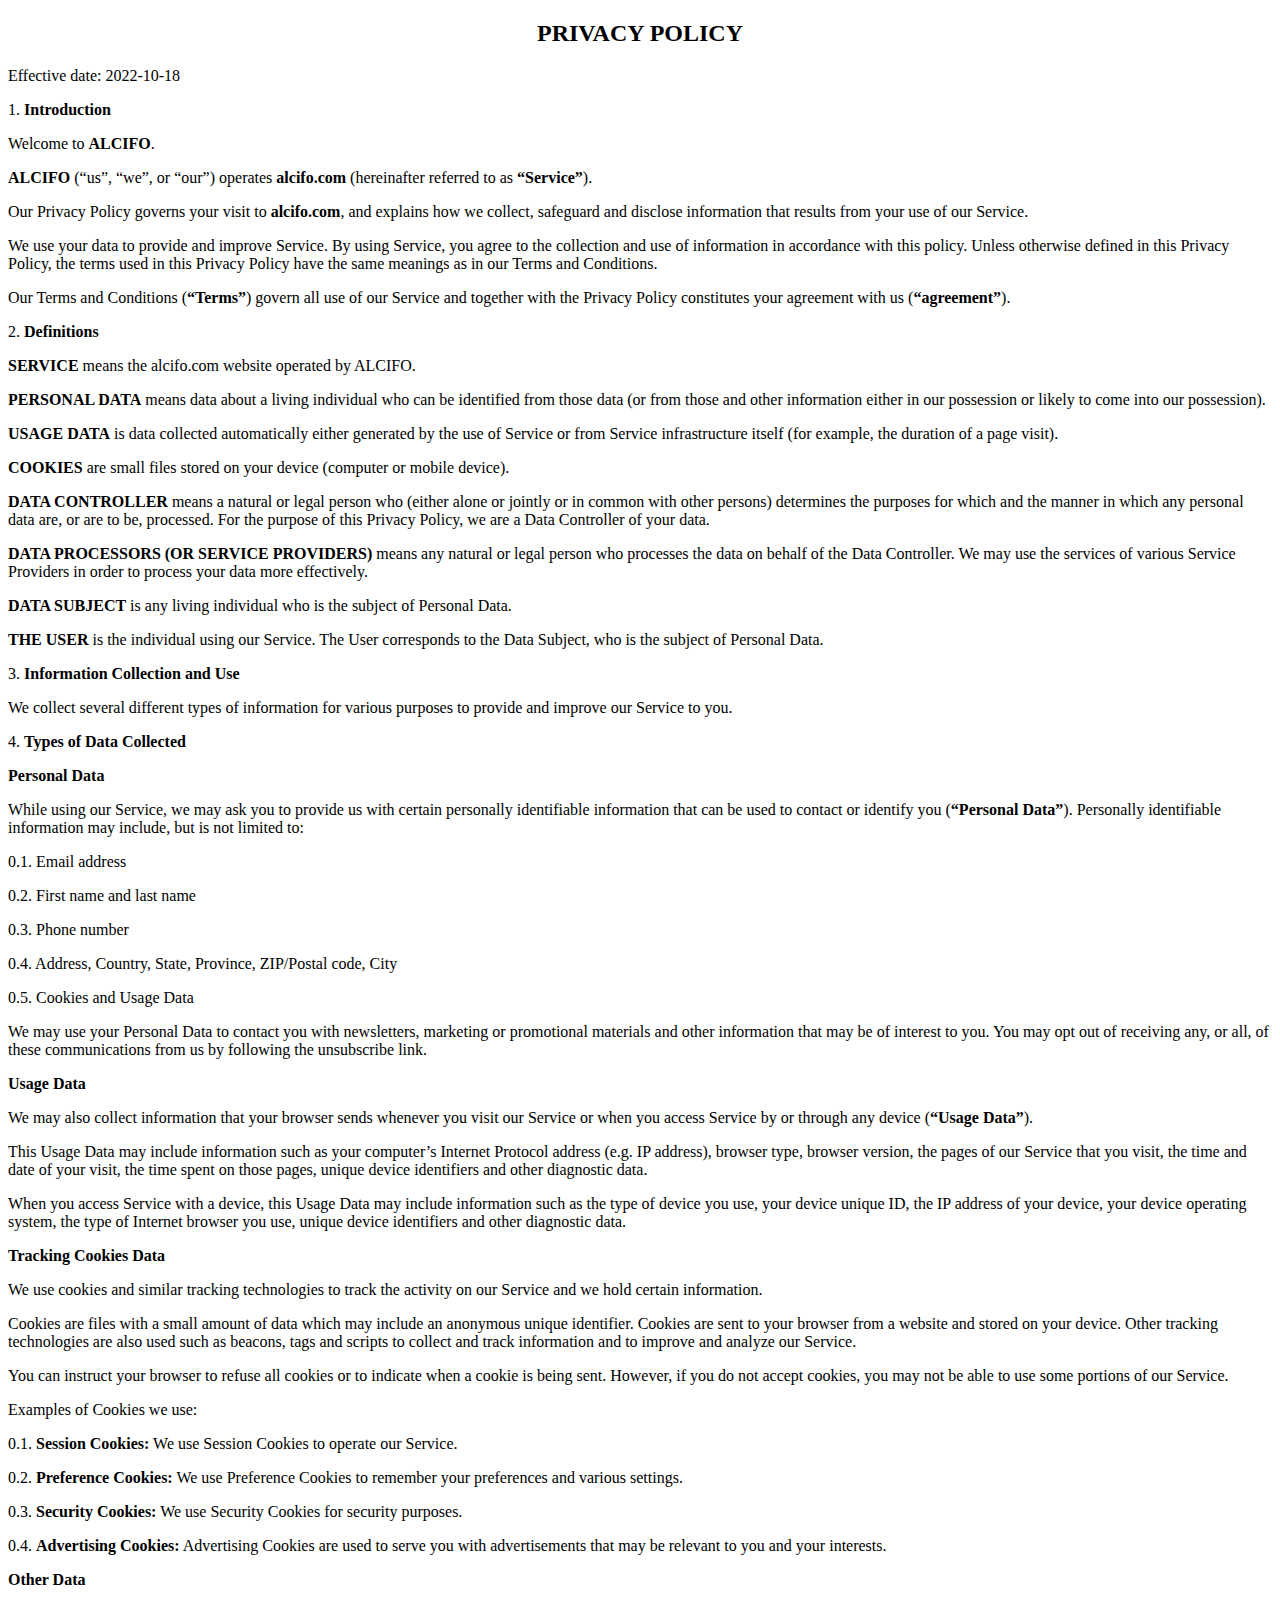
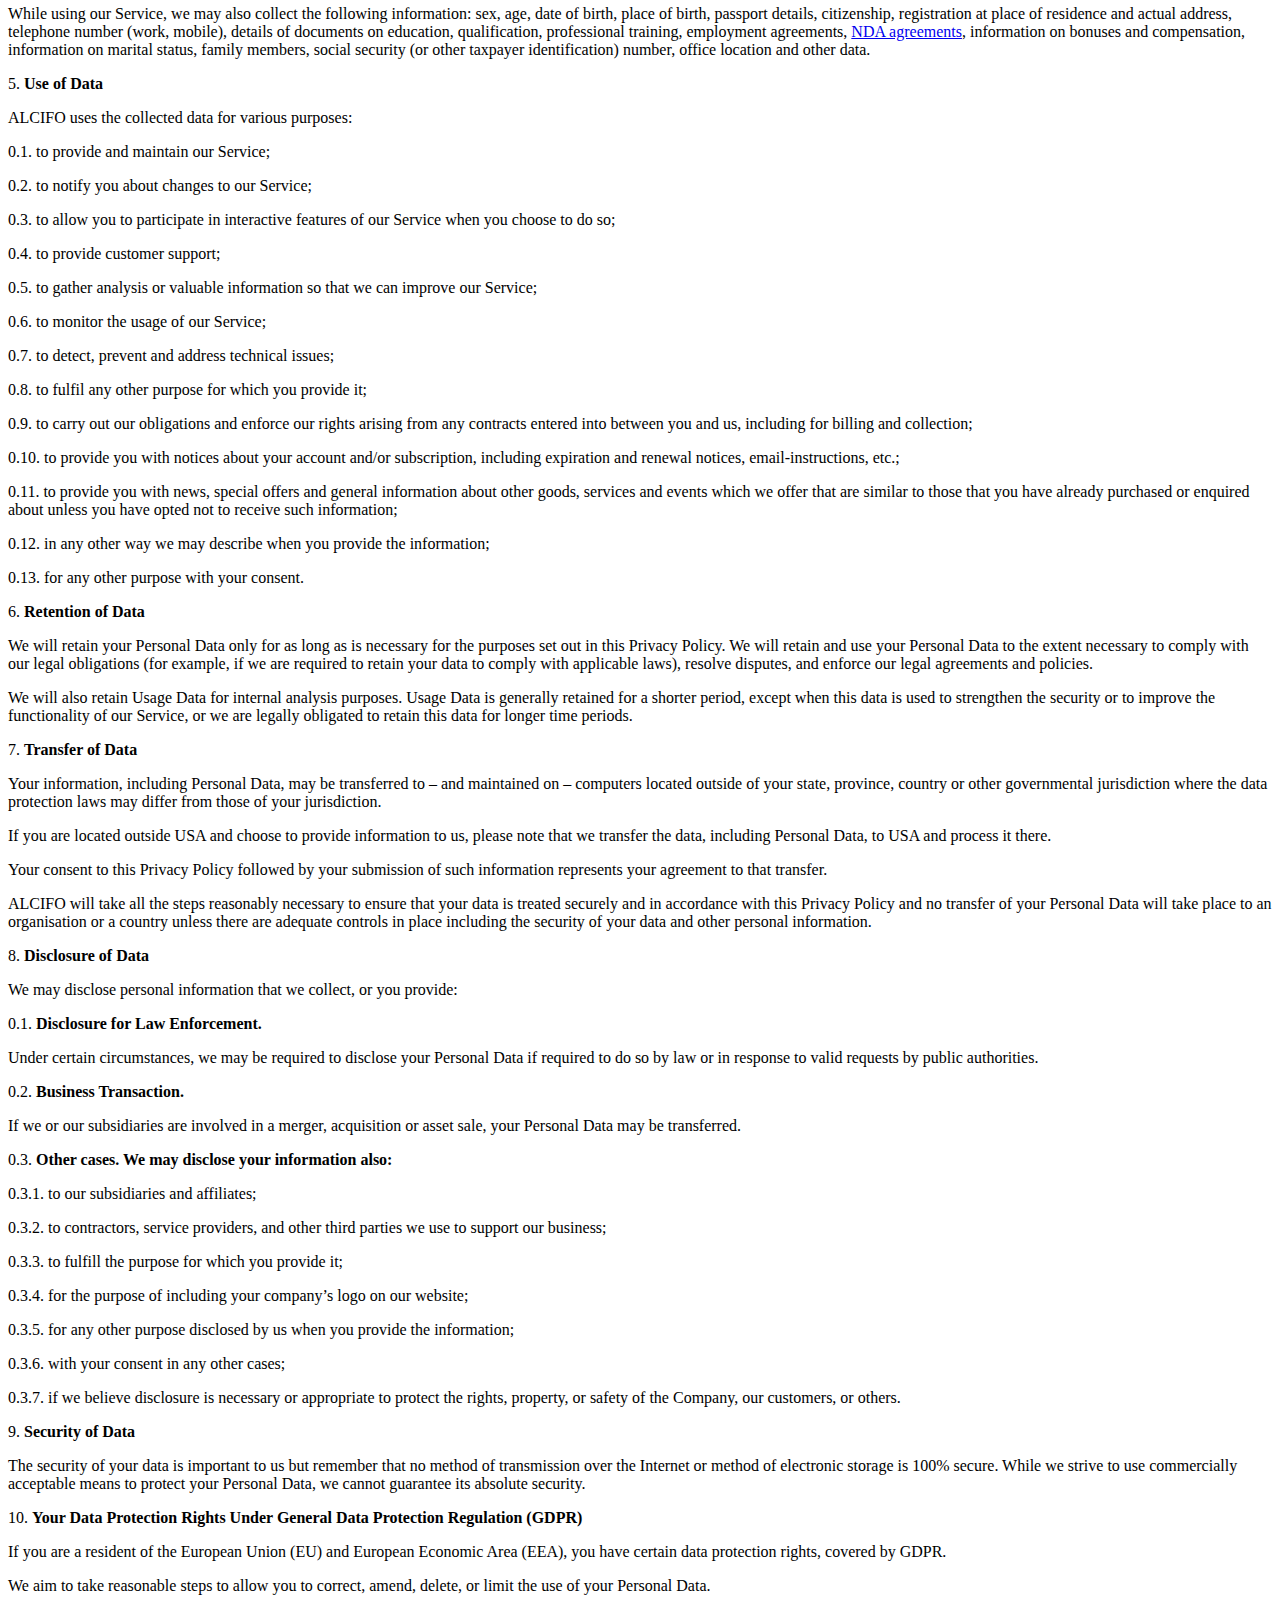
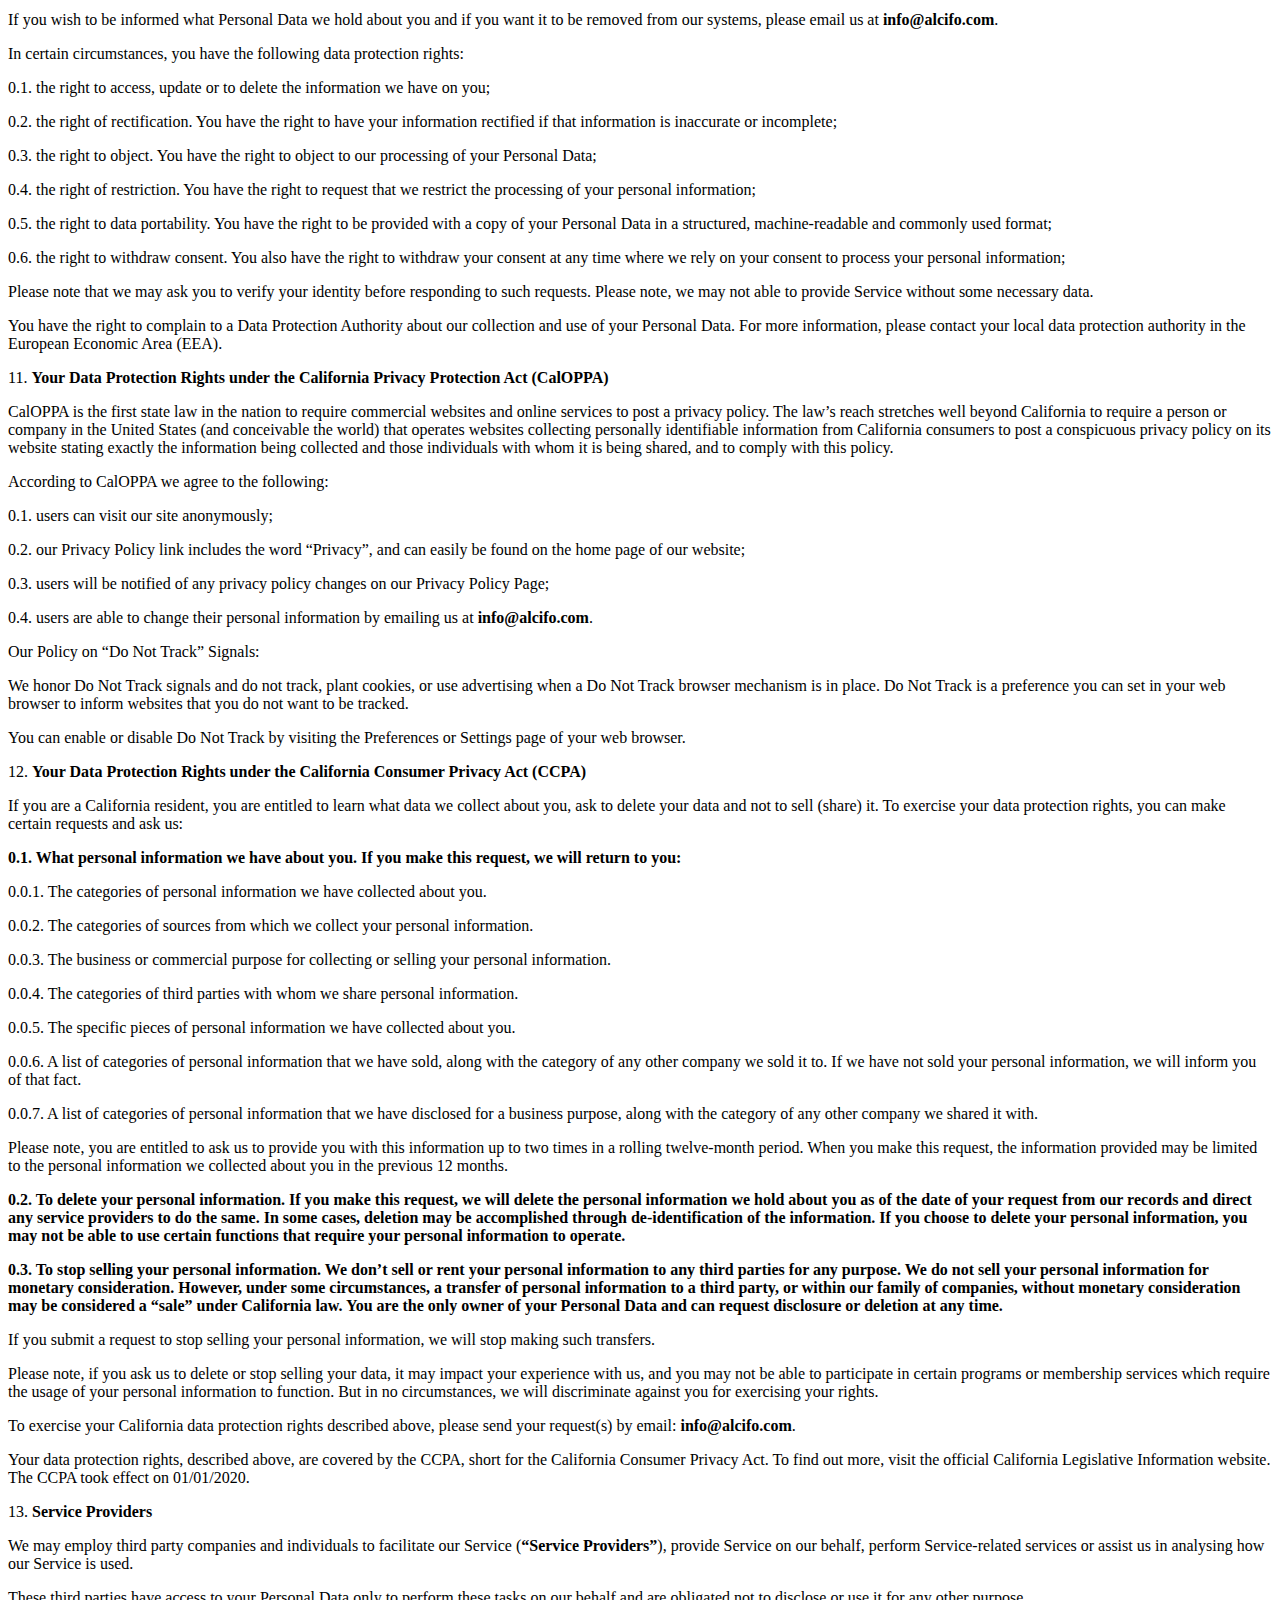
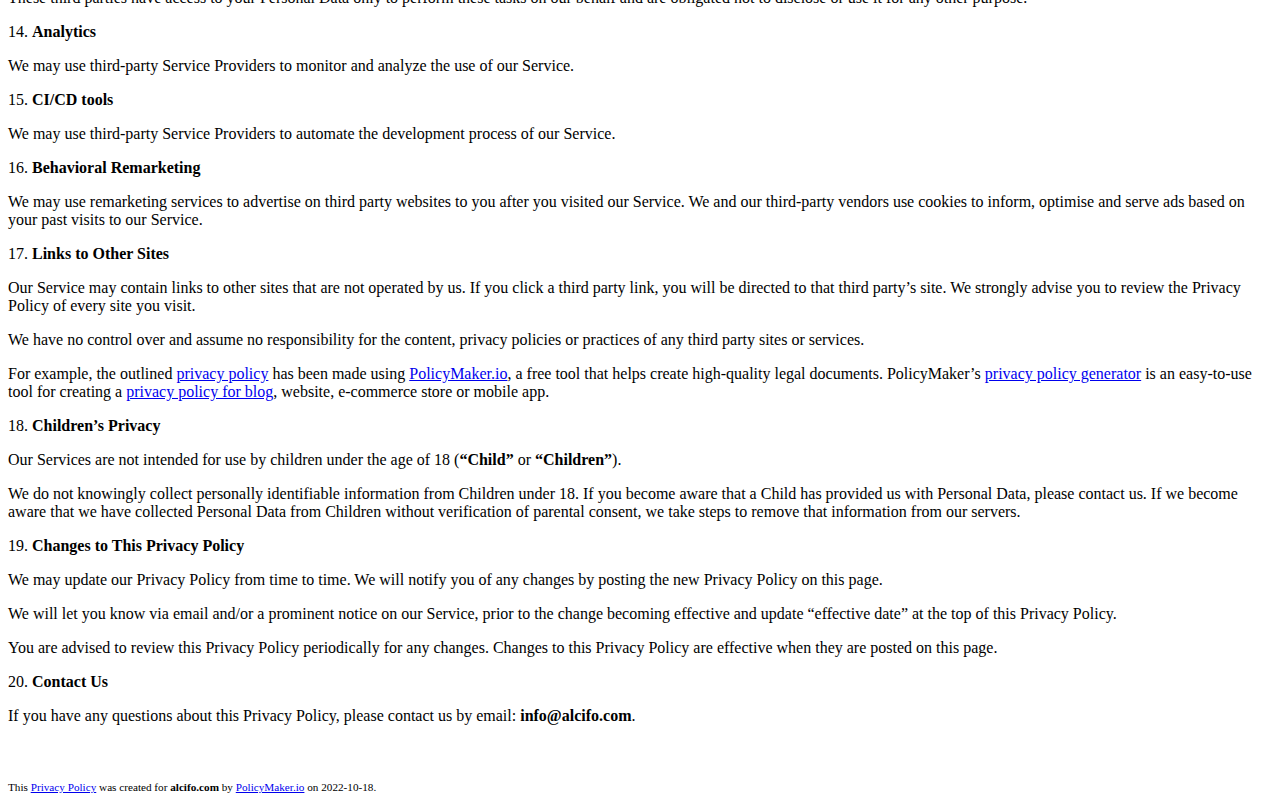
<file: privacy_policy.html>
<!DOCTYPE html>
<html lang="en">
  <body>
    
    <h2 style="text-align: center;"><b>PRIVACY POLICY</b></h2>
    <p>Effective date: 2022-10-18</p>
    <p>1. <b>Introduction</b></p>
    <p>Welcome to <b> ALCIFO</b>.</p>
    <p><b>ALCIFO</b> (“us”, “we”, or “our”) operates <b>alcifo.com</b> (hereinafter referred to as <b>“Service”</b>).</p>
    <p>Our Privacy Policy governs your visit to <b>alcifo.com</b>, and explains how we collect, safeguard and disclose information that results from your use of our Service.</p>
    <p>We use your data to provide and improve Service. By using Service, you agree to the collection and use of information in accordance with this policy. Unless otherwise defined in this Privacy Policy, the terms used in this Privacy Policy have the same meanings as in our Terms and Conditions.</p>
    <p>Our Terms and Conditions (<b>“Terms”</b>) govern all use of our Service and together with the Privacy Policy constitutes your agreement with us (<b>“agreement”</b>).</p>
    <p>2. <b>Definitions</b></p>
    <p><b>SERVICE</b> means the alcifo.com website operated by ALCIFO.</p>
    <p><b>PERSONAL DATA</b> means data about a living individual who can be identified from those data (or from those and other information either in our possession or likely to come into our possession).</p>
    <p><b>USAGE DATA</b> is data collected automatically either generated by the use of Service or from Service infrastructure itself (for example, the duration of a page visit).</p>
    <p><b>COOKIES</b> are small files stored on your device (computer or mobile device).</p>
    <p><b>DATA CONTROLLER</b> means a natural or legal person who (either alone or jointly or in common with other persons) determines the purposes for which and the manner in which any personal data are, or are to be, processed. For the purpose of this Privacy Policy, we are a Data Controller of your data.</p>
    <p><b>DATA PROCESSORS (OR SERVICE PROVIDERS)</b> means any natural or legal person who processes the data on behalf of the Data Controller. We may use the services of various Service Providers in order to process your data more effectively.</p> <p><b>DATA SUBJECT</b> is any living individual who is the subject of Personal Data.</p>
    <p><b>THE USER</b> is the individual using our Service. The User corresponds to the Data Subject, who is the subject of Personal Data.</p>
    <p>3. <b>Information Collection and Use</b></p>
    <p>We collect several different types of information for various purposes to provide and improve our Service to you.</p>
    <p>4. <b>Types of Data Collected</b></p>
    <p><b>Personal Data</b></p>
    <p>While using our Service, we may ask you to provide us with certain personally identifiable information that can be used to contact or identify you (<b>“Personal Data”</b>). Personally identifiable information may include, but is not limited to:</p>
    <p>0.1. Email address</p>
    <p>0.2. First name and last name</p>
    <p>0.3. Phone number</p>
    <p>0.4. Address, Country, State, Province, ZIP/Postal code, City</p>
    <p>0.5. Cookies and Usage Data</p>
    <p>We may use your Personal Data to contact you with newsletters, marketing or promotional materials and other information that may be of interest to you. You may opt out of receiving any, or all, of these communications from us by following the unsubscribe link.</p>
    <p><b>Usage Data</b></p>
    <p>We may also collect information that your browser sends whenever you visit our Service or when you access Service by or through any device (<b>“Usage Data”</b>).</p>
    <p>This Usage Data may include information such as your computer’s Internet Protocol address (e.g. IP address), browser type, browser version, the pages of our Service that you visit, the time and date of your visit, the time spent on those pages, unique device identifiers and other diagnostic data.</p>
    <p>When you access Service with a device, this Usage Data may include information such as the type of device you use, your device unique ID, the IP address of your device, your device operating system, the type of Internet browser you use, unique device identifiers and other diagnostic data.</p>

    <p><b>Tracking Cookies Data</b></p>
    <p>We use cookies and similar tracking technologies to track the activity on our Service and we hold certain information.</p>
    <p>Cookies are files with a small amount of data which may include an anonymous unique identifier. Cookies are sent to your browser from a website and stored on your device. Other tracking technologies are also used such as beacons, tags and scripts to collect and track information and to improve and analyze our Service.</p>
    <p>You can instruct your browser to refuse all cookies or to indicate when a cookie is being sent. However, if you do not accept cookies, you may not be able to use some portions of our Service.</p>
    <p>Examples of Cookies we use:</p>
    <p>0.1. <b>Session Cookies:</b> We use Session Cookies to operate our Service.</p>
    <p>0.2. <b>Preference Cookies:</b> We use Preference Cookies to remember your preferences and various settings.</p>
    <p>0.3. <b>Security Cookies:</b> We use Security Cookies for security purposes.</p>
    <p>0.4. <b>Advertising Cookies:</b> Advertising Cookies are used to serve you with advertisements that may be relevant to you and your interests.</p>
    <p><b>Other Data</b></p>
    <p>While using our Service, we may also collect the following information: sex, age, date of birth, place of birth, passport details, citizenship, registration at place of residence and actual address, telephone number (work, mobile), details of documents on education, qualification, professional training, employment agreements, <a href="https://policymaker.io/non-disclosure-agreement/">NDA agreements</a>, information on bonuses and compensation, information on marital status, family members, social security (or other taxpayer identification) number, office location and other data.</p>
    <p>5. <b>Use of Data</b></p>
    <p>ALCIFO uses the collected data for various purposes:</p>
    <p>0.1. to provide and maintain our Service;</p>
    <p>0.2. to notify you about changes to our Service;</p>
    <p>0.3. to allow you to participate in interactive features of our Service when you choose to do so;</p>
    <p>0.4. to provide customer support;</p>
    <p>0.5. to gather analysis or valuable information so that we can improve our Service;</p>
    <p>0.6. to monitor the usage of our Service;</p>
    <p>0.7. to detect, prevent and address technical issues;</p>
    <p>0.8. to fulfil any other purpose for which you provide it;</p>
    <p>0.9. to carry out our obligations and enforce our rights arising from any contracts entered into between you and us, including for billing and collection;</p>
    <p>0.10. to provide you with notices about your account and/or subscription, including expiration and renewal notices, email-instructions, etc.;</p>
    <p>0.11. to provide you with news, special offers and general information about other goods, services and events which we offer that are similar to those that you have already purchased or enquired about unless you have opted not to receive such information;</p>
    <p>0.12. in any other way we may describe when you provide the information;</p>
    <p>0.13. for any other purpose with your consent.</p>
    <p>6. <b>Retention of Data</b></p>
    <p>We will retain your Personal Data only for as long as is necessary for the purposes set out in this Privacy Policy. We will retain and use your Personal Data to the extent necessary to comply with our legal obligations (for example, if we are required to retain your data to comply with applicable laws), resolve disputes, and enforce our legal agreements and policies.</p>
    <p>We will also retain Usage Data for internal analysis purposes. Usage Data is generally retained for a shorter period, except when this data is used to strengthen the security or to improve the functionality of our Service, or we are legally obligated to retain this data for longer time periods.</p>
    <p>7. <b>Transfer of Data</b></p>
    <p>Your information, including Personal Data, may be transferred to – and maintained on – computers located outside of your state, province, country or other governmental jurisdiction where the data protection laws may differ from those of your jurisdiction.</p>
    <p>If you are located outside USA and choose to provide information to us, please note that we transfer the data, including Personal Data, to USA and process it there.</p>
    <p>Your consent to this Privacy Policy followed by your submission of such information represents your agreement to that transfer.</p>
    <p>ALCIFO will take all the steps reasonably necessary to ensure that your data is treated securely and in accordance with this Privacy Policy and no transfer of your Personal Data will take place to an organisation or a country unless there are adequate controls in place including the security of your data and other personal information.</p>
    <p>8. <b>Disclosure of Data</b></p>
    <p>We may disclose personal information that we collect, or you provide:</p>
    <p>0.1. <b>Disclosure for Law Enforcement.</b></p><p>Under certain circumstances, we may be required to disclose your Personal Data if required to do so by law or in response to valid requests by public authorities.</p><p>0.2. <b>Business Transaction.</b></p><p>If we or our subsidiaries are involved in a merger, acquisition or asset sale, your Personal Data may be transferred.</p><p>0.3. <b>Other cases. We may disclose your information also:</b></p><p>0.3.1. to our subsidiaries and affiliates;</p><p>0.3.2. to contractors, service providers, and other third parties we use to support our business;</p><p>0.3.3. to fulfill the purpose for which you provide it;</p><p>0.3.4. for the purpose of including your company’s logo on our website;</p><p>0.3.5. for any other purpose disclosed by us when you provide the information;</p><p>0.3.6. with your consent in any other cases;</p><p>0.3.7. if we believe disclosure is necessary or appropriate to protect the rights, property, or safety of the Company, our customers, or others.</p>
    <p>9. <b>Security of Data</b></p>
    <p>The security of your data is important to us but remember that no method of transmission over the Internet or method of electronic storage is 100% secure. While we strive to use commercially acceptable means to protect your Personal Data, we cannot guarantee its absolute security.</p>
    <p>10. <b>Your Data Protection Rights Under General Data Protection Regulation (GDPR)
    </b></p>
    <p>If you are a resident of the European Union (EU) and European Economic Area (EEA), you have certain data protection rights, covered by GDPR.</p>
    <p>We aim to take reasonable steps to allow you to correct, amend, delete, or limit the use of your Personal Data.</p>
    <p> If you wish to be informed what Personal Data we hold about you and if you want it to be removed from our systems, please email us at <b>info@alcifo.com</b>.</p>
    <p>In certain circumstances, you have the following data protection rights:</p>
    <p>0.1. the right to access, update or to delete the information we have on you;</p>
    <p>0.2. the right of rectification. You have the right to have your information rectified if that information is inaccurate or incomplete;</p>
    <p>0.3. the right to object. You have the right to object to our processing of your Personal Data;</p>
    <p>0.4. the right of restriction. You have the right to request that we restrict the processing of your personal information;</p>
    <p>0.5. the right to data portability. You have the right to be provided with a copy of your Personal Data in a structured, machine-readable and commonly used format;</p>
    <p>0.6. the right to withdraw consent. You also have the right to withdraw your consent at any time where we rely on your consent to process your personal information;</p>
    <p>Please note that we may ask you to verify your identity before responding to such requests. Please note, we may not able to provide Service without some necessary data.</p>
    <p>You have the right to complain to a Data Protection Authority about our collection and use of your Personal Data. For more information, please contact your local data protection authority in the European Economic Area (EEA).</p>
    <p>11. <b>Your Data Protection Rights under the California Privacy Protection Act (CalOPPA)</b></p>
    <p>CalOPPA is the first state law in the nation to require commercial websites and online services to post a privacy policy. The law’s reach stretches well beyond California to require a person or company in the United States (and conceivable the world) that operates websites collecting personally identifiable information from California consumers to post a conspicuous privacy policy on its website stating exactly the information being collected and those individuals with whom it is being shared, and to comply with this policy.</p>
    <p>According to CalOPPA we agree to the following:</p>
    <p>0.1. users can visit our site anonymously;</p>
    <p>0.2. our Privacy Policy link includes the word “Privacy”, and can easily be found on the home page of our website;</p>
    <p>0.3. users will be notified of any privacy policy changes on our Privacy Policy Page;</p>
    <p>0.4. users are able to change their personal information by emailing us at <b>info@alcifo.com</b>.</p>
    <p>Our Policy on “Do Not Track” Signals:</p>
    <p>We honor Do Not Track signals and do not track, plant cookies, or use advertising when a Do Not Track browser mechanism is in place. Do Not Track is a preference you can set in your web browser to inform websites that you do not want to be tracked.</p>
    <p>You can enable or disable Do Not Track by visiting the Preferences or Settings page of your web browser.</p>
    <p>12. <b>Your Data Protection Rights under the California Consumer Privacy Act (CCPA)</b></p>
    <p>If you are a California resident, you are entitled to learn what data we collect about you, ask to delete your data and not to sell (share) it. To exercise your data protection rights, you can make certain requests and ask us:</p>
    <p><b>0.1. What personal information we have about you. If you make this request, we will return to you:</b></p>
    <p>0.0.1. The categories of personal information we have collected about you.</p>
    <p>0.0.2. The categories of sources from which we collect your personal information.</p>
    <p>0.0.3. The business or commercial purpose for collecting or selling your personal information.</p>
    <p>0.0.4. The categories of third parties with whom we share personal information.</p>
    <p>0.0.5. The specific pieces of personal information we have collected about you.</p>
    <p>0.0.6. A list of categories of personal information that we have sold, along with the category of any other company we sold it to. If we have not sold your personal information, we will inform you of that fact.</p>
    <p>0.0.7. A list of categories of personal information that we have disclosed for a business purpose, along with the category of any other company we shared it with.</p>
    <p>Please note, you are entitled to ask us to provide you with this information up to two times in a rolling twelve-month period. When you make this request, the information provided may be limited to the personal information we collected about you in the previous 12 months.</p>
    <p><b>0.2. To delete your personal information. If you make this request, we will delete the personal information we hold about you as of the date of your request from our records and direct any service providers to do the same. In some cases, deletion may be accomplished through de-identification of the information. If you choose to delete your personal information, you may not be able to use certain functions that require your personal information to operate.</b></p>
    <p><b>0.3. To stop selling your personal information. We don’t sell or rent your personal information to any third parties for any purpose. We do not sell your personal information for monetary consideration. However, under some circumstances, a transfer of personal information to a third party, or within our family of companies, without monetary consideration may be considered a “sale” under California law. You are the only owner of your Personal Data and can request disclosure or deletion at any time.</b></p>
    <p>If you submit a request to stop selling your personal information, we will stop making such transfers.</p>
    <p>Please note, if you ask us to delete or stop selling your data, it may impact your experience with us, and you may not be able to participate in certain programs or membership services which require the usage of your personal information to function. But in no circumstances, we will discriminate against you for exercising your rights.</p>
    <p>To exercise your California data protection rights described above, please send your request(s) by email: <b>info@alcifo.com</b>.</p>
    <p>Your data protection rights, described above, are covered by the CCPA, short for the California Consumer Privacy Act. To find out more, visit the official California Legislative Information website. The CCPA took effect on 01/01/2020.</p>
    <p>13. <b>Service Providers</b></p>
    <p>We may employ third party companies and individuals to facilitate our Service (<b>“Service Providers”</b>), provide Service on our behalf, perform Service-related services or assist us in analysing how our Service is used.</p>
    <p>These third parties have access to your Personal Data only to perform these tasks on our behalf and are obligated not to disclose or use it for any other purpose.</p>
    <p>14. <b>Analytics</b></p>
    <p>We may use third-party Service Providers to monitor and analyze the use of our Service.</p>
    <p>15. <b>CI/CD tools</b></p>
    <p>We may use third-party Service Providers to automate the development process of our Service.</p>

    <p>16. <b>Behavioral Remarketing</b></p>
    <p>We may use remarketing services to advertise on third party websites to you after you visited our Service. We and our third-party vendors use cookies to inform, optimise and serve ads based on your past visits to our Service.</p>

    <p>17. <b>Links to Other Sites</b></p>
    <p>Our Service may contain links to other sites that are not operated by us. If you click a third party link, you will be directed to that third party’s site. We strongly advise you to review the Privacy Policy of every site you visit.</p>
    <p>We have no control over and assume no responsibility for the content, privacy policies or practices of any third party sites or services.</p>
    <p>For example, the outlined <a href="https://policymaker.io/privacy-policy/">privacy policy</a> has been made using <a href="https://policymaker.io/">PolicyMaker.io</a>, a free tool that helps create high-quality legal documents. PolicyMaker’s <a href="https://policymaker.io/privacy-policy/">privacy policy generator</a> is an easy-to-use tool for creating a <a href="https://policymaker.io/blog-privacy-policy/">privacy policy for blog</a>, website, e-commerce store or mobile app.</p>
    <p>18. <b><b>Children’s Privacy</b></b></p>
    <p>Our Services are not intended for use by children under the age of 18 (<b>“Child”</b> or <b>“Children”</b>).</p>
    <p>We do not knowingly collect personally identifiable information from Children under 18. If you become aware that a Child has provided us with Personal Data, please contact us. If we become aware that we have collected Personal Data from Children without verification of parental consent, we take steps to remove that information from our servers.</p>
    <p>19. <b>Changes to This Privacy Policy</b></p>
    <p>We may update our Privacy Policy from time to time. We will notify you of any changes by posting the new Privacy Policy on this page.</p>
    <p>We will let you know via email and/or a prominent notice on our Service, prior to the change becoming effective and update “effective date” at the top of this Privacy Policy.</p>
    <p>You are advised to review this Privacy Policy periodically for any changes. Changes to this Privacy Policy are effective when they are posted on this page.</p>
    <p>20. <b>Contact Us</b></p>
    <p>If you have any questions about this Privacy Policy, please contact us by email: <b>info@alcifo.com</b>.</p>
    <p style="margin-top: 5em; font-size: 0.7em;">This <a href="https://policymaker.io/privacy-policy/">Privacy Policy</a> was created for <b>alcifo.com</b> by <a href="https://policymaker.io">PolicyMaker.io</a> on 2022-10-18.</p>
  
  </body>
</html>
</file>
<file: assets/vendors/themify-icons/css/themify-icons.css>
@font-face {
	font-family: 'themify';
	src:url("../fonts/themify.eot?-fvbane");
	src:url("../fonts/themify.eot?#iefix-fvbane") format("embedded-opentype"),
		url("../fonts/themify.woff?-fvbane") format("woff"),
		url("../fonts/themify.ttf?-fvbane") format("truetype"),
		url("../fonts/themify.svg?-fvbane#themify") format("svg");
	font-weight: normal;
	font-style: normal;
}

[class^="ti-"], [class*=" ti-"] {
	font-family: 'themify';
	speak: none;
	font-style: normal;
	font-weight: normal;
	font-variant: normal;
	text-transform: none;
	line-height: 1;

	/* Better Font Rendering =========== */
	-webkit-font-smoothing: antialiased;
	-moz-osx-font-smoothing: grayscale;
}

.ti-wand:before {
	content: "\e600";
}
.ti-volume:before {
	content: "\e601";
}
.ti-user:before {
	content: "\e602";
}
.ti-unlock:before {
	content: "\e603";
}
.ti-unlink:before {
	content: "\e604";
}
.ti-trash:before {
	content: "\e605";
}
.ti-thought:before {
	content: "\e606";
}
.ti-target:before {
	content: "\e607";
}
.ti-tag:before {
	content: "\e608";
}
.ti-tablet:before {
	content: "\e609";
}
.ti-star:before {
	content: "\e60a";
}
.ti-spray:before {
	content: "\e60b";
}
.ti-signal:before {
	content: "\e60c";
}
.ti-shopping-cart:before {
	content: "\e60d";
}
.ti-shopping-cart-full:before {
	content: "\e60e";
}
.ti-settings:before {
	content: "\e60f";
}
.ti-search:before {
	content: "\e610";
}
.ti-zoom-in:before {
	content: "\e611";
}
.ti-zoom-out:before {
	content: "\e612";
}
.ti-cut:before {
	content: "\e613";
}
.ti-ruler:before {
	content: "\e614";
}
.ti-ruler-pencil:before {
	content: "\e615";
}
.ti-ruler-alt:before {
	content: "\e616";
}
.ti-bookmark:before {
	content: "\e617";
}
.ti-bookmark-alt:before {
	content: "\e618";
}
.ti-reload:before {
	content: "\e619";
}
.ti-plus:before {
	content: "\e61a";
}
.ti-pin:before {
	content: "\e61b";
}
.ti-pencil:before {
	content: "\e61c";
}
.ti-pencil-alt:before {
	content: "\e61d";
}
.ti-paint-roller:before {
	content: "\e61e";
}
.ti-paint-bucket:before {
	content: "\e61f";
}
.ti-na:before {
	content: "\e620";
}
.ti-mobile:before {
	content: "\e621";
}
.ti-minus:before {
	content: "\e622";
}
.ti-medall:before {
	content: "\e623";
}
.ti-medall-alt:before {
	content: "\e624";
}
.ti-marker:before {
	content: "\e625";
}
.ti-marker-alt:before {
	content: "\e626";
}
.ti-arrow-up:before {
	content: "\e627";
}
.ti-arrow-right:before {
	content: "\e628";
}
.ti-arrow-left:before {
	content: "\e629";
}
.ti-arrow-down:before {
	content: "\e62a";
}
.ti-lock:before {
	content: "\e62b";
}
.ti-location-arrow:before {
	content: "\e62c";
}
.ti-link:before {
	content: "\e62d";
}
.ti-layout:before {
	content: "\e62e";
}
.ti-layers:before {
	content: "\e62f";
}
.ti-layers-alt:before {
	content: "\e630";
}
.ti-key:before {
	content: "\e631";
}
.ti-import:before {
	content: "\e632";
}
.ti-image:before {
	content: "\e633";
}
.ti-heart:before {
	content: "\e634";
}
.ti-heart-broken:before {
	content: "\e635";
}
.ti-hand-stop:before {
	content: "\e636";
}
.ti-hand-open:before {
	content: "\e637";
}
.ti-hand-drag:before {
	content: "\e638";
}
.ti-folder:before {
	content: "\e639";
}
.ti-flag:before {
	content: "\e63a";
}
.ti-flag-alt:before {
	content: "\e63b";
}
.ti-flag-alt-2:before {
	content: "\e63c";
}
.ti-eye:before {
	content: "\e63d";
}
.ti-export:before {
	content: "\e63e";
}
.ti-exchange-vertical:before {
	content: "\e63f";
}
.ti-desktop:before {
	content: "\e640";
}
.ti-cup:before {
	content: "\e641";
}
.ti-crown:before {
	content: "\e642";
}
.ti-comments:before {
	content: "\e643";
}
.ti-comment:before {
	content: "\e644";
}
.ti-comment-alt:before {
	content: "\e645";
}
.ti-close:before {
	content: "\e646";
}
.ti-clip:before {
	content: "\e647";
}
.ti-angle-up:before {
	content: "\e648";
}
.ti-angle-right:before {
	content: "\e649";
}
.ti-angle-left:before {
	content: "\e64a";
}
.ti-angle-down:before {
	content: "\e64b";
}
.ti-check:before {
	content: "\e64c";
}
.ti-check-box:before {
	content: "\e64d";
}
.ti-camera:before {
	content: "\e64e";
}
.ti-announcement:before {
	content: "\e64f";
}
.ti-brush:before {
	content: "\e650";
}
.ti-briefcase:before {
	content: "\e651";
}
.ti-bolt:before {
	content: "\e652";
}
.ti-bolt-alt:before {
	content: "\e653";
}
.ti-blackboard:before {
	content: "\e654";
}
.ti-bag:before {
	content: "\e655";
}
.ti-move:before {
	content: "\e656";
}
.ti-arrows-vertical:before {
	content: "\e657";
}
.ti-arrows-horizontal:before {
	content: "\e658";
}
.ti-fullscreen:before {
	content: "\e659";
}
.ti-arrow-top-right:before {
	content: "\e65a";
}
.ti-arrow-top-left:before {
	content: "\e65b";
}
.ti-arrow-circle-up:before {
	content: "\e65c";
}
.ti-arrow-circle-right:before {
	content: "\e65d";
}
.ti-arrow-circle-left:before {
	content: "\e65e";
}
.ti-arrow-circle-down:before {
	content: "\e65f";
}
.ti-angle-double-up:before {
	content: "\e660";
}
.ti-angle-double-right:before {
	content: "\e661";
}
.ti-angle-double-left:before {
	content: "\e662";
}
.ti-angle-double-down:before {
	content: "\e663";
}
.ti-zip:before {
	content: "\e664";
}
.ti-world:before {
	content: "\e665";
}
.ti-wheelchair:before {
	content: "\e666";
}
.ti-view-list:before {
	content: "\e667";
}
.ti-view-list-alt:before {
	content: "\e668";
}
.ti-view-grid:before {
	content: "\e669";
}
.ti-uppercase:before {
	content: "\e66a";
}
.ti-upload:before {
	content: "\e66b";
}
.ti-underline:before {
	content: "\e66c";
}
.ti-truck:before {
	content: "\e66d";
}
.ti-timer:before {
	content: "\e66e";
}
.ti-ticket:before {
	content: "\e66f";
}
.ti-thumb-up:before {
	content: "\e670";
}
.ti-thumb-down:before {
	content: "\e671";
}
.ti-text:before {
	content: "\e672";
}
.ti-stats-up:before {
	content: "\e673";
}
.ti-stats-down:before {
	content: "\e674";
}
.ti-split-v:before {
	content: "\e675";
}
.ti-split-h:before {
	content: "\e676";
}
.ti-smallcap:before {
	content: "\e677";
}
.ti-shine:before {
	content: "\e678";
}
.ti-shift-right:before {
	content: "\e679";
}
.ti-shift-left:before {
	content: "\e67a";
}
.ti-shield:before {
	content: "\e67b";
}
.ti-notepad:before {
	content: "\e67c";
}
.ti-server:before {
	content: "\e67d";
}
.ti-quote-right:before {
	content: "\e67e";
}
.ti-quote-left:before {
	content: "\e67f";
}
.ti-pulse:before {
	content: "\e680";
}
.ti-printer:before {
	content: "\e681";
}
.ti-power-off:before {
	content: "\e682";
}
.ti-plug:before {
	content: "\e683";
}
.ti-pie-chart:before {
	content: "\e684";
}
.ti-paragraph:before {
	content: "\e685";
}
.ti-panel:before {
	content: "\e686";
}
.ti-package:before {
	content: "\e687";
}
.ti-music:before {
	content: "\e688";
}
.ti-music-alt:before {
	content: "\e689";
}
.ti-mouse:before {
	content: "\e68a";
}
.ti-mouse-alt:before {
	content: "\e68b";
}
.ti-money:before {
	content: "\e68c";
}
.ti-microphone:before {
	content: "\e68d";
}
.ti-menu:before {
	content: "\e68e";
}
.ti-menu-alt:before {
	content: "\e68f";
}
.ti-map:before {
	content: "\e690";
}
.ti-map-alt:before {
	content: "\e691";
}
.ti-loop:before {
	content: "\e692";
}
.ti-location-pin:before {
	content: "\e693";
}
.ti-list:before {
	content: "\e694";
}
.ti-light-bulb:before {
	content: "\e695";
}
.ti-Italic:before {
	content: "\e696";
}
.ti-info:before {
	content: "\e697";
}
.ti-infinite:before {
	content: "\e698";
}
.ti-id-badge:before {
	content: "\e699";
}
.ti-hummer:before {
	content: "\e69a";
}
.ti-home:before {
	content: "\e69b";
}
.ti-help:before {
	content: "\e69c";
}
.ti-headphone:before {
	content: "\e69d";
}
.ti-harddrives:before {
	content: "\e69e";
}
.ti-harddrive:before {
	content: "\e69f";
}
.ti-gift:before {
	content: "\e6a0";
}
.ti-game:before {
	content: "\e6a1";
}
.ti-filter:before {
	content: "\e6a2";
}
.ti-files:before {
	content: "\e6a3";
}
.ti-file:before {
	content: "\e6a4";
}
.ti-eraser:before {
	content: "\e6a5";
}
.ti-envelope:before {
	content: "\e6a6";
}
.ti-download:before {
	content: "\e6a7";
}
.ti-direction:before {
	content: "\e6a8";
}
.ti-direction-alt:before {
	content: "\e6a9";
}
.ti-dashboard:before {
	content: "\e6aa";
}
.ti-control-stop:before {
	content: "\e6ab";
}
.ti-control-shuffle:before {
	content: "\e6ac";
}
.ti-control-play:before {
	content: "\e6ad";
}
.ti-control-pause:before {
	content: "\e6ae";
}
.ti-control-forward:before {
	content: "\e6af";
}
.ti-control-backward:before {
	content: "\e6b0";
}
.ti-cloud:before {
	content: "\e6b1";
}
.ti-cloud-up:before {
	content: "\e6b2";
}
.ti-cloud-down:before {
	content: "\e6b3";
}
.ti-clipboard:before {
	content: "\e6b4";
}
.ti-car:before {
	content: "\e6b5";
}
.ti-calendar:before {
	content: "\e6b6";
}
.ti-book:before {
	content: "\e6b7";
}
.ti-bell:before {
	content: "\e6b8";
}
.ti-basketball:before {
	content: "\e6b9";
}
.ti-bar-chart:before {
	content: "\e6ba";
}
.ti-bar-chart-alt:before {
	content: "\e6bb";
}
.ti-back-right:before {
	content: "\e6bc";
}
.ti-back-left:before {
	content: "\e6bd";
}
.ti-arrows-corner:before {
	content: "\e6be";
}
.ti-archive:before {
	content: "\e6bf";
}
.ti-anchor:before {
	content: "\e6c0";
}
.ti-align-right:before {
	content: "\e6c1";
}
.ti-align-left:before {
	content: "\e6c2";
}
.ti-align-justify:before {
	content: "\e6c3";
}
.ti-align-center:before {
	content: "\e6c4";
}
.ti-alert:before {
	content: "\e6c5";
}
.ti-alarm-clock:before {
	content: "\e6c6";
}
.ti-agenda:before {
	content: "\e6c7";
}
.ti-write:before {
	content: "\e6c8";
}
.ti-window:before {
	content: "\e6c9";
}
.ti-widgetized:before {
	content: "\e6ca";
}
.ti-widget:before {
	content: "\e6cb";
}
.ti-widget-alt:before {
	content: "\e6cc";
}
.ti-wallet:before {
	content: "\e6cd";
}
.ti-video-clapper:before {
	content: "\e6ce";
}
.ti-video-camera:before {
	content: "\e6cf";
}
.ti-vector:before {
	content: "\e6d0";
}
.ti-themify-logo:before {
	content: "\e6d1";
}
.ti-themify-favicon:before {
	content: "\e6d2";
}
.ti-themify-favicon-alt:before {
	content: "\e6d3";
}
.ti-support:before {
	content: "\e6d4";
}
.ti-stamp:before {
	content: "\e6d5";
}
.ti-split-v-alt:before {
	content: "\e6d6";
}
.ti-slice:before {
	content: "\e6d7";
}
.ti-shortcode:before {
	content: "\e6d8";
}
.ti-shift-right-alt:before {
	content: "\e6d9";
}
.ti-shift-left-alt:before {
	content: "\e6da";
}
.ti-ruler-alt-2:before {
	content: "\e6db";
}
.ti-receipt:before {
	content: "\e6dc";
}
.ti-pin2:before {
	content: "\e6dd";
}
.ti-pin-alt:before {
	content: "\e6de";
}
.ti-pencil-alt2:before {
	content: "\e6df";
}
.ti-palette:before {
	content: "\e6e0";
}
.ti-more:before {
	content: "\e6e1";
}
.ti-more-alt:before {
	content: "\e6e2";
}
.ti-microphone-alt:before {
	content: "\e6e3";
}
.ti-magnet:before {
	content: "\e6e4";
}
.ti-line-double:before {
	content: "\e6e5";
}
.ti-line-dotted:before {
	content: "\e6e6";
}
.ti-line-dashed:before {
	content: "\e6e7";
}
.ti-layout-width-full:before {
	content: "\e6e8";
}
.ti-layout-width-default:before {
	content: "\e6e9";
}
.ti-layout-width-default-alt:before {
	content: "\e6ea";
}
.ti-layout-tab:before {
	content: "\e6eb";
}
.ti-layout-tab-window:before {
	content: "\e6ec";
}
.ti-layout-tab-v:before {
	content: "\e6ed";
}
.ti-layout-tab-min:before {
	content: "\e6ee";
}
.ti-layout-slider:before {
	content: "\e6ef";
}
.ti-layout-slider-alt:before {
	content: "\e6f0";
}
.ti-layout-sidebar-right:before {
	content: "\e6f1";
}
.ti-layout-sidebar-none:before {
	content: "\e6f2";
}
.ti-layout-sidebar-left:before {
	content: "\e6f3";
}
.ti-layout-placeholder:before {
	content: "\e6f4";
}
.ti-layout-menu:before {
	content: "\e6f5";
}
.ti-layout-menu-v:before {
	content: "\e6f6";
}
.ti-layout-menu-separated:before {
	content: "\e6f7";
}
.ti-layout-menu-full:before {
	content: "\e6f8";
}
.ti-layout-media-right-alt:before {
	content: "\e6f9";
}
.ti-layout-media-right:before {
	content: "\e6fa";
}
.ti-layout-media-overlay:before {
	content: "\e6fb";
}
.ti-layout-media-overlay-alt:before {
	content: "\e6fc";
}
.ti-layout-media-overlay-alt-2:before {
	content: "\e6fd";
}
.ti-layout-media-left-alt:before {
	content: "\e6fe";
}
.ti-layout-media-left:before {
	content: "\e6ff";
}
.ti-layout-media-center-alt:before {
	content: "\e700";
}
.ti-layout-media-center:before {
	content: "\e701";
}
.ti-layout-list-thumb:before {
	content: "\e702";
}
.ti-layout-list-thumb-alt:before {
	content: "\e703";
}
.ti-layout-list-post:before {
	content: "\e704";
}
.ti-layout-list-large-image:before {
	content: "\e705";
}
.ti-layout-line-solid:before {
	content: "\e706";
}
.ti-layout-grid4:before {
	content: "\e707";
}
.ti-layout-grid3:before {
	content: "\e708";
}
.ti-layout-grid2:before {
	content: "\e709";
}
.ti-layout-grid2-thumb:before {
	content: "\e70a";
}
.ti-layout-cta-right:before {
	content: "\e70b";
}
.ti-layout-cta-left:before {
	content: "\e70c";
}
.ti-layout-cta-center:before {
	content: "\e70d";
}
.ti-layout-cta-btn-right:before {
	content: "\e70e";
}
.ti-layout-cta-btn-left:before {
	content: "\e70f";
}
.ti-layout-column4:before {
	content: "\e710";
}
.ti-layout-column3:before {
	content: "\e711";
}
.ti-layout-column2:before {
	content: "\e712";
}
.ti-layout-accordion-separated:before {
	content: "\e713";
}
.ti-layout-accordion-merged:before {
	content: "\e714";
}
.ti-layout-accordion-list:before {
	content: "\e715";
}
.ti-ink-pen:before {
	content: "\e716";
}
.ti-info-alt:before {
	content: "\e717";
}
.ti-help-alt:before {
	content: "\e718";
}
.ti-headphone-alt:before {
	content: "\e719";
}
.ti-hand-point-up:before {
	content: "\e71a";
}
.ti-hand-point-right:before {
	content: "\e71b";
}
.ti-hand-point-left:before {
	content: "\e71c";
}
.ti-hand-point-down:before {
	content: "\e71d";
}
.ti-gallery:before {
	content: "\e71e";
}
.ti-face-smile:before {
	content: "\e71f";
}
.ti-face-sad:before {
	content: "\e720";
}
.ti-credit-card:before {
	content: "\e721";
}
.ti-control-skip-forward:before {
	content: "\e722";
}
.ti-control-skip-backward:before {
	content: "\e723";
}
.ti-control-record:before {
	content: "\e724";
}
.ti-control-eject:before {
	content: "\e725";
}
.ti-comments-smiley:before {
	content: "\e726";
}
.ti-brush-alt:before {
	content: "\e727";
}
.ti-youtube:before {
	content: "\e728";
}
.ti-vimeo:before {
	content: "\e729";
}
.ti-twitter:before {
	content: "\e72a";
}
.ti-time:before {
	content: "\e72b";
}
.ti-tumblr:before {
	content: "\e72c";
}
.ti-skype:before {
	content: "\e72d";
}
.ti-share:before {
	content: "\e72e";
}
.ti-share-alt:before {
	content: "\e72f";
}
.ti-rocket:before {
	content: "\e730";
}
.ti-pinterest:before {
	content: "\e731";
}
.ti-new-window:before {
	content: "\e732";
}
.ti-microsoft:before {
	content: "\e733";
}
.ti-list-ol:before {
	content: "\e734";
}
.ti-linkedin:before {
	content: "\e735";
}
.ti-layout-sidebar-2:before {
	content: "\e736";
}
.ti-layout-grid4-alt:before {
	content: "\e737";
}
.ti-layout-grid3-alt:before {
	content: "\e738";
}
.ti-layout-grid2-alt:before {
	content: "\e739";
}
.ti-layout-column4-alt:before {
	content: "\e73a";
}
.ti-layout-column3-alt:before {
	content: "\e73b";
}
.ti-layout-column2-alt:before {
	content: "\e73c";
}
.ti-instagram:before {
	content: "\e73d";
}
.ti-google:before {
	content: "\e73e";
}
.ti-github:before {
	content: "\e73f";
}
.ti-flickr:before {
	content: "\e740";
}
.ti-facebook:before {
	content: "\e741";
}
.ti-dropbox:before {
	content: "\e742";
}
.ti-dribbble:before {
	content: "\e743";
}
.ti-apple:before {
	content: "\e744";
}
.ti-android:before {
	content: "\e745";
}
.ti-save:before {
	content: "\e746";
}
.ti-save-alt:before {
	content: "\e747";
}
.ti-yahoo:before {
	content: "\e748";
}
.ti-wordpress:before {
	content: "\e749";
}
.ti-vimeo-alt:before {
	content: "\e74a";
}
.ti-twitter-alt:before {
	content: "\e74b";
}
.ti-tumblr-alt:before {
	content: "\e74c";
}
.ti-trello:before {
	content: "\e74d";
}
.ti-stack-overflow:before {
	content: "\e74e";
}
.ti-soundcloud:before {
	content: "\e74f";
}
.ti-sharethis:before {
	content: "\e750";
}
.ti-sharethis-alt:before {
	content: "\e751";
}
.ti-reddit:before {
	content: "\e752";
}
.ti-pinterest-alt:before {
	content: "\e753";
}
.ti-microsoft-alt:before {
	content: "\e754";
}
.ti-linux:before {
	content: "\e755";
}
.ti-jsfiddle:before {
	content: "\e756";
}
.ti-joomla:before {
	content: "\e757";
}
.ti-html5:before {
	content: "\e758";
}
.ti-flickr-alt:before {
	content: "\e759";
}
.ti-email:before {
	content: "\e75a";
}
.ti-drupal:before {
	content: "\e75b";
}
.ti-dropbox-alt:before {
	content: "\e75c";
}
.ti-css3:before {
	content: "\e75d";
}
.ti-rss:before {
	content: "\e75e";
}
.ti-rss-alt:before {
	content: "\e75f";
}
</file>
<file: assets/css/ollie.css>
@charset "UTF-8";
/*!
=========================================================
* Ollie Landing page
=========================================================

* Copyright: 2019 DevCRUD (https://devcrud.com)
* Licensed: (https://devcrud.com/licenses)
* Coded by www.devcrud.com

=========================================================

* The above copyright notice and this permission notice shall be included in all copies or substantial portions of the Software.
*/
@import url("https://fonts.googleapis.com/css?family=Raleway:100,100i,200,200i,400,400i,700,700i,900,900i");
:root {
  --blue: #007bff;
  --indigo: #6610f2;
  --purple: #6f42c1;
  --pink: #eb5175;
  --red: #FD5D93;
  --orange: #f06161;
  --yellow: #ffc107;
  --green: #00F2C3;
  --teal: #20c997;
  --cyan: #17a2b8;
  --white: #fff;
  --gray: #6c757d;
  --gray-dark: #343a40;
  --primary: #f06161;
  --secondary: #6c757d;
  --success: #00F2C3;
  --info: #17a2b8;
  --warning: #ffc107;
  --danger: #FD5D93;
  --light: #f8f9fa;
  --dark: #343a40;
  --breakpoint-xs: 0;
  --breakpoint-sm: 576px;
  --breakpoint-md: 768px;
  --breakpoint-lg: 992px;
  --breakpoint-xl: 1200px;
  --font-family-sans-serif: "Raleway", sans-serif;
  --font-family-monospace: SFMono-Regular, Menlo, Monaco, Consolas, "Liberation Mono", "Courier New", monospace;
}

*,
*::before,
*::after {
  box-sizing: border-box;
}

html {
  font-family: sans-serif;
  line-height: 1.15;
  -webkit-text-size-adjust: 100%;
  -webkit-tap-highlight-color: rgba(0, 0, 0, 0);
}

article, aside, figcaption, figure, footer, header, hgroup, main, nav, section {
  display: block;
}

body {
  margin: 0;
  font-family: "Raleway", sans-serif;
  font-size: 1rem;
  font-weight: 400;
  line-height: 1.5;
  color: #212529;
  text-align: left;
  background-color: #fff;
}

[tabindex="-1"]:focus {
  outline: 0 !important;
}

hr {
  box-sizing: content-box;
  height: 0;
  overflow: visible;
}

h1, h2, h3, h4, h5, h6 {
  margin-top: 0;
  margin-bottom: 0.5rem;
}

p {
  margin-top: 0;
  margin-bottom: 1rem;
}

abbr[title],
abbr[data-original-title] {
  text-decoration: underline;
  -webkit-text-decoration: underline dotted;
          text-decoration: underline dotted;
  cursor: help;
  border-bottom: 0;
  -webkit-text-decoration-skip-ink: none;
          text-decoration-skip-ink: none;
}

address {
  margin-bottom: 1rem;
  font-style: normal;
  line-height: inherit;
}

ol,
ul,
dl {
  margin-top: 0;
  margin-bottom: 1rem;
}

ol ol,
ul ul,
ol ul,
ul ol {
  margin-bottom: 0;
}

dt {
  font-weight: 700;
}

dd {
  margin-bottom: .5rem;
  margin-left: 0;
}

blockquote {
  margin: 0 0 1rem;
}

b,
strong {
  font-weight: bolder;
}

small {
  font-size: 80%;
}

sub,
sup {
  position: relative;
  font-size: 75%;
  line-height: 0;
  vertical-align: baseline;
}

sub {
  bottom: -.25em;
}

sup {
  top: -.5em;
}

a {
  color: #f06161;
  text-decoration: none;
  background-color: transparent;
}

a:hover {
  color: #e91b1b;
  text-decoration: none;
}

a:not([href]):not([tabindex]) {
  color: inherit;
  text-decoration: none;
}

a:not([href]):not([tabindex]):hover, a:not([href]):not([tabindex]):focus {
  color: inherit;
  text-decoration: none;
}

a:not([href]):not([tabindex]):focus {
  outline: 0;
}

pre,
code,
kbd,
samp {
  font-family: SFMono-Regular, Menlo, Monaco, Consolas, "Liberation Mono", "Courier New", monospace;
  font-size: 1em;
}

pre {
  margin-top: 0;
  margin-bottom: 1rem;
  overflow: auto;
}

figure {
  margin: 0 0 1rem;
}

img {
  vertical-align: middle;
  border-style: none;
}

svg {
  overflow: hidden;
  vertical-align: middle;
}

table {
  border-collapse: collapse;
}

caption {
  padding-top: 0.75rem;
  padding-bottom: 0.75rem;
  color: #6c757d;
  text-align: left;
  caption-side: bottom;
}

th {
  text-align: inherit;
}

label {
  display: inline-block;
  margin-bottom: 0.5rem;
}

button {
  border-radius: 0;
}

button:focus {
  outline: 1px dotted;
  outline: 5px auto -webkit-focus-ring-color;
}

input,
button,
select,
optgroup,
textarea {
  margin: 0;
  font-family: inherit;
  font-size: inherit;
  line-height: inherit;
}

button,
input {
  overflow: visible;
}

button,
select {
  text-transform: none;
}

select {
  word-wrap: normal;
}

button,
[type="button"],
[type="reset"],
[type="submit"] {
  -webkit-appearance: button;
}

button:not(:disabled),
[type="button"]:not(:disabled),
[type="reset"]:not(:disabled),
[type="submit"]:not(:disabled) {
  cursor: pointer;
}

button::-moz-focus-inner,
[type="button"]::-moz-focus-inner,
[type="reset"]::-moz-focus-inner,
[type="submit"]::-moz-focus-inner {
  padding: 0;
  border-style: none;
}

input[type="radio"],
input[type="checkbox"] {
  box-sizing: border-box;
  padding: 0;
}

input[type="date"],
input[type="time"],
input[type="datetime-local"],
input[type="month"] {
  -webkit-appearance: listbox;
}

textarea {
  overflow: auto;
  resize: vertical;
}

fieldset {
  min-width: 0;
  padding: 0;
  margin: 0;
  border: 0;
}

legend {
  display: block;
  width: 100%;
  max-width: 100%;
  padding: 0;
  margin-bottom: .5rem;
  font-size: 1.5rem;
  line-height: inherit;
  color: inherit;
  white-space: normal;
}

progress {
  vertical-align: baseline;
}

[type="number"]::-webkit-inner-spin-button,
[type="number"]::-webkit-outer-spin-button {
  height: auto;
}

[type="search"] {
  outline-offset: -2px;
  -webkit-appearance: none;
}

[type="search"]::-webkit-search-decoration {
  -webkit-appearance: none;
}

::-webkit-file-upload-button {
  font: inherit;
  -webkit-appearance: button;
}

output {
  display: inline-block;
}

summary {
  display: list-item;
  cursor: pointer;
}

template {
  display: none;
}

[hidden] {
  display: none !important;
}

h1, h2, h3, h4, h5, h6,
.h1, .h2, .h3, .h4, .h5, .h6 {
  margin-bottom: 0.5rem;
  font-weight: 500;
  line-height: 1.2;
}

h1, .h1 {
  font-size: 2.5rem;
}

h2, .h2 {
  font-size: 2rem;
}

h3, .h3 {
  font-size: 1.75rem;
}

h4, .h4 {
  font-size: 1.5rem;
}

h5, .h5 {
  font-size: 1.25rem;
}

h6, .h6 {
  font-size: 1rem;
}

.lead {
  font-size: 1.25rem;
  font-weight: 300;
}

.display-1 {
  font-size: 6rem;
  font-weight: 300;
  line-height: 1.2;
}

.display-2 {
  font-size: 5.5rem;
  font-weight: 300;
  line-height: 1.2;
}

.display-3 {
  font-size: 4.5rem;
  font-weight: 300;
  line-height: 1.2;
}

.display-4 {
  font-size: 3.5rem;
  font-weight: 300;
  line-height: 1.2;
}

hr {
  margin-top: 1rem;
  margin-bottom: 1rem;
  border: 0;
  border-top: 1px solid rgba(0, 0, 0, 0.1);
}

small,
.small {
  font-size: 80%;
  font-weight: 400;
}

mark,
.mark {
  padding: 0.2em;
  background-color: #fcf8e3;
}

.list-unstyled {
  padding-left: 0;
  list-style: none;
}

.list-inline {
  padding-left: 0;
  list-style: none;
}

.list-inline-item {
  display: inline-block;
}

.list-inline-item:not(:last-child) {
  margin-right: 0.5rem;
}

.initialism {
  font-size: 90%;
  text-transform: uppercase;
}

.blockquote {
  margin-bottom: 1rem;
  font-size: 1.25rem;
}

.blockquote-footer {
  display: block;
  font-size: 80%;
  color: #6c757d;
}

.blockquote-footer::before {
  content: "\2014\00A0";
}

.img-fluid {
  max-width: 100%;
  height: auto;
}

.img-thumbnail {
  padding: 0.25rem;
  background-color: #fff;
  border: 1px solid #dee2e6;
  border-radius: 0.25rem;
  max-width: 100%;
  height: auto;
}

.figure {
  display: inline-block;
}

.figure-img {
  margin-bottom: 0.5rem;
  line-height: 1;
}

.figure-caption {
  font-size: 90%;
  color: #6c757d;
}

code {
  font-size: 87.5%;
  color: #eb5175;
  word-break: break-word;
}

a > code {
  color: inherit;
}

kbd {
  padding: 0.2rem 0.4rem;
  font-size: 87.5%;
  color: #fff;
  background-color: #212529;
  border-radius: 0.2rem;
}

kbd kbd {
  padding: 0;
  font-size: 100%;
  font-weight: 700;
}

pre {
  display: block;
  font-size: 87.5%;
  color: #212529;
}

pre code {
  font-size: inherit;
  color: inherit;
  word-break: normal;
}

.pre-scrollable {
  max-height: 340px;
  overflow-y: scroll;
}

.container {
  width: 100%;
  padding-right: 15px;
  padding-left: 15px;
  margin-right: auto;
  margin-left: auto;
}

@media (min-width: 576px) {
  .container {
    max-width: 540px;
  }
}

@media (min-width: 768px) {
  .container {
    max-width: 720px;
  }
}

@media (min-width: 992px) {
  .container {
    max-width: 960px;
  }
}

@media (min-width: 1200px) {
  .container {
    max-width: 1140px;
  }
}

.container-fluid {
  width: 100%;
  padding-right: 15px;
  padding-left: 15px;
  margin-right: auto;
  margin-left: auto;
}

.row {
  display: -webkit-box;
  display: -webkit-flex;
  display: -ms-flexbox;
  display: flex;
  -webkit-flex-wrap: wrap;
      -ms-flex-wrap: wrap;
          flex-wrap: wrap;
  margin-right: -15px;
  margin-left: -15px;
}

.no-gutters {
  margin-right: 0;
  margin-left: 0;
}

.no-gutters > .col,
.no-gutters > [class*="col-"] {
  padding-right: 0;
  padding-left: 0;
}

.col-1, .col-2, .col-3, .col-4, .col-5, .col-6, .col-7, .col-8, .col-9, .col-10, .col-11, .col-12, .col,
.col-auto, .col-sm-1, .col-sm-2, .col-sm-3, .col-sm-4, .col-sm-5, .col-sm-6, .col-sm-7, .col-sm-8, .col-sm-9, .col-sm-10, .col-sm-11, .col-sm-12, .col-sm,
.col-sm-auto, .col-md-1, .col-md-2, .col-md-3, .col-md-4, .col-md-5, .col-md-6, .col-md-7, .col-md-8, .col-md-9, .col-md-10, .col-md-11, .col-md-12, .col-md,
.col-md-auto, .col-lg-1, .col-lg-2, .col-lg-3, .col-lg-4, .col-lg-5, .col-lg-6, .col-lg-7, .col-lg-8, .col-lg-9, .col-lg-10, .col-lg-11, .col-lg-12, .col-lg,
.col-lg-auto, .col-xl-1, .col-xl-2, .col-xl-3, .col-xl-4, .col-xl-5, .col-xl-6, .col-xl-7, .col-xl-8, .col-xl-9, .col-xl-10, .col-xl-11, .col-xl-12, .col-xl,
.col-xl-auto {
  position: relative;
  width: 100%;
  padding-right: 15px;
  padding-left: 15px;
}

.col {
  -webkit-flex-basis: 0;
      -ms-flex-preferred-size: 0;
          flex-basis: 0;
  -webkit-box-flex: 1;
  -webkit-flex-grow: 1;
      -ms-flex-positive: 1;
          flex-grow: 1;
  max-width: 100%;
}

.col-auto {
  -webkit-box-flex: 0;
  -webkit-flex: 0 0 auto;
      -ms-flex: 0 0 auto;
          flex: 0 0 auto;
  width: auto;
  max-width: 100%;
}

.col-1 {
  -webkit-box-flex: 0;
  -webkit-flex: 0 0 8.33333%;
      -ms-flex: 0 0 8.33333%;
          flex: 0 0 8.33333%;
  max-width: 8.33333%;
}

.col-2 {
  -webkit-box-flex: 0;
  -webkit-flex: 0 0 16.66667%;
      -ms-flex: 0 0 16.66667%;
          flex: 0 0 16.66667%;
  max-width: 16.66667%;
}

.col-3 {
  -webkit-box-flex: 0;
  -webkit-flex: 0 0 25%;
      -ms-flex: 0 0 25%;
          flex: 0 0 25%;
  max-width: 25%;
}

.col-4 {
  -webkit-box-flex: 0;
  -webkit-flex: 0 0 33.33333%;
      -ms-flex: 0 0 33.33333%;
          flex: 0 0 33.33333%;
  max-width: 33.33333%;
}

.col-5 {
  -webkit-box-flex: 0;
  -webkit-flex: 0 0 41.66667%;
      -ms-flex: 0 0 41.66667%;
          flex: 0 0 41.66667%;
  max-width: 41.66667%;
}

.col-6 {
  -webkit-box-flex: 0;
  -webkit-flex: 0 0 50%;
      -ms-flex: 0 0 50%;
          flex: 0 0 50%;
  max-width: 50%;
}

.col-7 {
  -webkit-box-flex: 0;
  -webkit-flex: 0 0 58.33333%;
      -ms-flex: 0 0 58.33333%;
          flex: 0 0 58.33333%;
  max-width: 58.33333%;
}

.col-8 {
  -webkit-box-flex: 0;
  -webkit-flex: 0 0 66.66667%;
      -ms-flex: 0 0 66.66667%;
          flex: 0 0 66.66667%;
  max-width: 66.66667%;
}

.col-9 {
  -webkit-box-flex: 0;
  -webkit-flex: 0 0 75%;
      -ms-flex: 0 0 75%;
          flex: 0 0 75%;
  max-width: 75%;
}

.col-10 {
  -webkit-box-flex: 0;
  -webkit-flex: 0 0 83.33333%;
      -ms-flex: 0 0 83.33333%;
          flex: 0 0 83.33333%;
  max-width: 83.33333%;
}

.col-11 {
  -webkit-box-flex: 0;
  -webkit-flex: 0 0 91.66667%;
      -ms-flex: 0 0 91.66667%;
          flex: 0 0 91.66667%;
  max-width: 91.66667%;
}

.col-12 {
  -webkit-box-flex: 0;
  -webkit-flex: 0 0 100%;
      -ms-flex: 0 0 100%;
          flex: 0 0 100%;
  max-width: 100%;
}

.order-first {
  -webkit-box-ordinal-group: 0;
  -webkit-order: -1;
      -ms-flex-order: -1;
          order: -1;
}

.order-last {
  -webkit-box-ordinal-group: 14;
  -webkit-order: 13;
      -ms-flex-order: 13;
          order: 13;
}

.order-0 {
  -webkit-box-ordinal-group: 1;
  -webkit-order: 0;
      -ms-flex-order: 0;
          order: 0;
}

.order-1 {
  -webkit-box-ordinal-group: 2;
  -webkit-order: 1;
      -ms-flex-order: 1;
          order: 1;
}

.order-2 {
  -webkit-box-ordinal-group: 3;
  -webkit-order: 2;
      -ms-flex-order: 2;
          order: 2;
}

.order-3 {
  -webkit-box-ordinal-group: 4;
  -webkit-order: 3;
      -ms-flex-order: 3;
          order: 3;
}

.order-4 {
  -webkit-box-ordinal-group: 5;
  -webkit-order: 4;
      -ms-flex-order: 4;
          order: 4;
}

.order-5 {
  -webkit-box-ordinal-group: 6;
  -webkit-order: 5;
      -ms-flex-order: 5;
          order: 5;
}

.order-6 {
  -webkit-box-ordinal-group: 7;
  -webkit-order: 6;
      -ms-flex-order: 6;
          order: 6;
}

.order-7 {
  -webkit-box-ordinal-group: 8;
  -webkit-order: 7;
      -ms-flex-order: 7;
          order: 7;
}

.order-8 {
  -webkit-box-ordinal-group: 9;
  -webkit-order: 8;
      -ms-flex-order: 8;
          order: 8;
}

.order-9 {
  -webkit-box-ordinal-group: 10;
  -webkit-order: 9;
      -ms-flex-order: 9;
          order: 9;
}

.order-10 {
  -webkit-box-ordinal-group: 11;
  -webkit-order: 10;
      -ms-flex-order: 10;
          order: 10;
}

.order-11 {
  -webkit-box-ordinal-group: 12;
  -webkit-order: 11;
      -ms-flex-order: 11;
          order: 11;
}

.order-12 {
  -webkit-box-ordinal-group: 13;
  -webkit-order: 12;
      -ms-flex-order: 12;
          order: 12;
}

.offset-1 {
  margin-left: 8.33333%;
}

.offset-2 {
  margin-left: 16.66667%;
}

.offset-3 {
  margin-left: 25%;
}

.offset-4 {
  margin-left: 33.33333%;
}

.offset-5 {
  margin-left: 41.66667%;
}

.offset-6 {
  margin-left: 50%;
}

.offset-7 {
  margin-left: 58.33333%;
}

.offset-8 {
  margin-left: 66.66667%;
}

.offset-9 {
  margin-left: 75%;
}

.offset-10 {
  margin-left: 83.33333%;
}

.offset-11 {
  margin-left: 91.66667%;
}

@media (min-width: 576px) {
  .col-sm {
    -webkit-flex-basis: 0;
        -ms-flex-preferred-size: 0;
            flex-basis: 0;
    -webkit-box-flex: 1;
    -webkit-flex-grow: 1;
        -ms-flex-positive: 1;
            flex-grow: 1;
    max-width: 100%;
  }
  .col-sm-auto {
    -webkit-box-flex: 0;
    -webkit-flex: 0 0 auto;
        -ms-flex: 0 0 auto;
            flex: 0 0 auto;
    width: auto;
    max-width: 100%;
  }
  .col-sm-1 {
    -webkit-box-flex: 0;
    -webkit-flex: 0 0 8.33333%;
        -ms-flex: 0 0 8.33333%;
            flex: 0 0 8.33333%;
    max-width: 8.33333%;
  }
  .col-sm-2 {
    -webkit-box-flex: 0;
    -webkit-flex: 0 0 16.66667%;
        -ms-flex: 0 0 16.66667%;
            flex: 0 0 16.66667%;
    max-width: 16.66667%;
  }
  .col-sm-3 {
    -webkit-box-flex: 0;
    -webkit-flex: 0 0 25%;
        -ms-flex: 0 0 25%;
            flex: 0 0 25%;
    max-width: 25%;
  }
  .col-sm-4 {
    -webkit-box-flex: 0;
    -webkit-flex: 0 0 33.33333%;
        -ms-flex: 0 0 33.33333%;
            flex: 0 0 33.33333%;
    max-width: 33.33333%;
  }
  .col-sm-5 {
    -webkit-box-flex: 0;
    -webkit-flex: 0 0 41.66667%;
        -ms-flex: 0 0 41.66667%;
            flex: 0 0 41.66667%;
    max-width: 41.66667%;
  }
  .col-sm-6 {
    -webkit-box-flex: 0;
    -webkit-flex: 0 0 50%;
        -ms-flex: 0 0 50%;
            flex: 0 0 50%;
    max-width: 50%;
  }
  .col-sm-7 {
    -webkit-box-flex: 0;
    -webkit-flex: 0 0 58.33333%;
        -ms-flex: 0 0 58.33333%;
            flex: 0 0 58.33333%;
    max-width: 58.33333%;
  }
  .col-sm-8 {
    -webkit-box-flex: 0;
    -webkit-flex: 0 0 66.66667%;
        -ms-flex: 0 0 66.66667%;
            flex: 0 0 66.66667%;
    max-width: 66.66667%;
  }
  .col-sm-9 {
    -webkit-box-flex: 0;
    -webkit-flex: 0 0 75%;
        -ms-flex: 0 0 75%;
            flex: 0 0 75%;
    max-width: 75%;
  }
  .col-sm-10 {
    -webkit-box-flex: 0;
    -webkit-flex: 0 0 83.33333%;
        -ms-flex: 0 0 83.33333%;
            flex: 0 0 83.33333%;
    max-width: 83.33333%;
  }
  .col-sm-11 {
    -webkit-box-flex: 0;
    -webkit-flex: 0 0 91.66667%;
        -ms-flex: 0 0 91.66667%;
            flex: 0 0 91.66667%;
    max-width: 91.66667%;
  }
  .col-sm-12 {
    -webkit-box-flex: 0;
    -webkit-flex: 0 0 100%;
        -ms-flex: 0 0 100%;
            flex: 0 0 100%;
    max-width: 100%;
  }
  .order-sm-first {
    -webkit-box-ordinal-group: 0;
    -webkit-order: -1;
        -ms-flex-order: -1;
            order: -1;
  }
  .order-sm-last {
    -webkit-box-ordinal-group: 14;
    -webkit-order: 13;
        -ms-flex-order: 13;
            order: 13;
  }
  .order-sm-0 {
    -webkit-box-ordinal-group: 1;
    -webkit-order: 0;
        -ms-flex-order: 0;
            order: 0;
  }
  .order-sm-1 {
    -webkit-box-ordinal-group: 2;
    -webkit-order: 1;
        -ms-flex-order: 1;
            order: 1;
  }
  .order-sm-2 {
    -webkit-box-ordinal-group: 3;
    -webkit-order: 2;
        -ms-flex-order: 2;
            order: 2;
  }
  .order-sm-3 {
    -webkit-box-ordinal-group: 4;
    -webkit-order: 3;
        -ms-flex-order: 3;
            order: 3;
  }
  .order-sm-4 {
    -webkit-box-ordinal-group: 5;
    -webkit-order: 4;
        -ms-flex-order: 4;
            order: 4;
  }
  .order-sm-5 {
    -webkit-box-ordinal-group: 6;
    -webkit-order: 5;
        -ms-flex-order: 5;
            order: 5;
  }
  .order-sm-6 {
    -webkit-box-ordinal-group: 7;
    -webkit-order: 6;
        -ms-flex-order: 6;
            order: 6;
  }
  .order-sm-7 {
    -webkit-box-ordinal-group: 8;
    -webkit-order: 7;
        -ms-flex-order: 7;
            order: 7;
  }
  .order-sm-8 {
    -webkit-box-ordinal-group: 9;
    -webkit-order: 8;
        -ms-flex-order: 8;
            order: 8;
  }
  .order-sm-9 {
    -webkit-box-ordinal-group: 10;
    -webkit-order: 9;
        -ms-flex-order: 9;
            order: 9;
  }
  .order-sm-10 {
    -webkit-box-ordinal-group: 11;
    -webkit-order: 10;
        -ms-flex-order: 10;
            order: 10;
  }
  .order-sm-11 {
    -webkit-box-ordinal-group: 12;
    -webkit-order: 11;
        -ms-flex-order: 11;
            order: 11;
  }
  .order-sm-12 {
    -webkit-box-ordinal-group: 13;
    -webkit-order: 12;
        -ms-flex-order: 12;
            order: 12;
  }
  .offset-sm-0 {
    margin-left: 0;
  }
  .offset-sm-1 {
    margin-left: 8.33333%;
  }
  .offset-sm-2 {
    margin-left: 16.66667%;
  }
  .offset-sm-3 {
    margin-left: 25%;
  }
  .offset-sm-4 {
    margin-left: 33.33333%;
  }
  .offset-sm-5 {
    margin-left: 41.66667%;
  }
  .offset-sm-6 {
    margin-left: 50%;
  }
  .offset-sm-7 {
    margin-left: 58.33333%;
  }
  .offset-sm-8 {
    margin-left: 66.66667%;
  }
  .offset-sm-9 {
    margin-left: 75%;
  }
  .offset-sm-10 {
    margin-left: 83.33333%;
  }
  .offset-sm-11 {
    margin-left: 91.66667%;
  }
}

@media (min-width: 768px) {
  .col-md {
    -webkit-flex-basis: 0;
        -ms-flex-preferred-size: 0;
            flex-basis: 0;
    -webkit-box-flex: 1;
    -webkit-flex-grow: 1;
        -ms-flex-positive: 1;
            flex-grow: 1;
    max-width: 100%;
  }
  .col-md-auto {
    -webkit-box-flex: 0;
    -webkit-flex: 0 0 auto;
        -ms-flex: 0 0 auto;
            flex: 0 0 auto;
    width: auto;
    max-width: 100%;
  }
  .col-md-1 {
    -webkit-box-flex: 0;
    -webkit-flex: 0 0 8.33333%;
        -ms-flex: 0 0 8.33333%;
            flex: 0 0 8.33333%;
    max-width: 8.33333%;
  }
  .col-md-2 {
    -webkit-box-flex: 0;
    -webkit-flex: 0 0 16.66667%;
        -ms-flex: 0 0 16.66667%;
            flex: 0 0 16.66667%;
    max-width: 16.66667%;
  }
  .col-md-3 {
    -webkit-box-flex: 0;
    -webkit-flex: 0 0 25%;
        -ms-flex: 0 0 25%;
            flex: 0 0 25%;
    max-width: 25%;
  }
  .col-md-4 {
    -webkit-box-flex: 0;
    -webkit-flex: 0 0 33.33333%;
        -ms-flex: 0 0 33.33333%;
            flex: 0 0 33.33333%;
    max-width: 33.33333%;
  }
  .col-md-5 {
    -webkit-box-flex: 0;
    -webkit-flex: 0 0 41.66667%;
        -ms-flex: 0 0 41.66667%;
            flex: 0 0 41.66667%;
    max-width: 41.66667%;
  }
  .col-md-6 {
    -webkit-box-flex: 0;
    -webkit-flex: 0 0 50%;
        -ms-flex: 0 0 50%;
            flex: 0 0 50%;
    max-width: 50%;
  }
  .col-md-7 {
    -webkit-box-flex: 0;
    -webkit-flex: 0 0 58.33333%;
        -ms-flex: 0 0 58.33333%;
            flex: 0 0 58.33333%;
    max-width: 58.33333%;
  }
  .col-md-8 {
    -webkit-box-flex: 0;
    -webkit-flex: 0 0 66.66667%;
        -ms-flex: 0 0 66.66667%;
            flex: 0 0 66.66667%;
    max-width: 66.66667%;
  }
  .col-md-9 {
    -webkit-box-flex: 0;
    -webkit-flex: 0 0 75%;
        -ms-flex: 0 0 75%;
            flex: 0 0 75%;
    max-width: 75%;
  }
  .col-md-10 {
    -webkit-box-flex: 0;
    -webkit-flex: 0 0 83.33333%;
        -ms-flex: 0 0 83.33333%;
            flex: 0 0 83.33333%;
    max-width: 83.33333%;
  }
  .col-md-11 {
    -webkit-box-flex: 0;
    -webkit-flex: 0 0 91.66667%;
        -ms-flex: 0 0 91.66667%;
            flex: 0 0 91.66667%;
    max-width: 91.66667%;
  }
  .col-md-12 {
    -webkit-box-flex: 0;
    -webkit-flex: 0 0 100%;
        -ms-flex: 0 0 100%;
            flex: 0 0 100%;
    max-width: 100%;
  }
  .order-md-first {
    -webkit-box-ordinal-group: 0;
    -webkit-order: -1;
        -ms-flex-order: -1;
            order: -1;
  }
  .order-md-last {
    -webkit-box-ordinal-group: 14;
    -webkit-order: 13;
        -ms-flex-order: 13;
            order: 13;
  }
  .order-md-0 {
    -webkit-box-ordinal-group: 1;
    -webkit-order: 0;
        -ms-flex-order: 0;
            order: 0;
  }
  .order-md-1 {
    -webkit-box-ordinal-group: 2;
    -webkit-order: 1;
        -ms-flex-order: 1;
            order: 1;
  }
  .order-md-2 {
    -webkit-box-ordinal-group: 3;
    -webkit-order: 2;
        -ms-flex-order: 2;
            order: 2;
  }
  .order-md-3 {
    -webkit-box-ordinal-group: 4;
    -webkit-order: 3;
        -ms-flex-order: 3;
            order: 3;
  }
  .order-md-4 {
    -webkit-box-ordinal-group: 5;
    -webkit-order: 4;
        -ms-flex-order: 4;
            order: 4;
  }
  .order-md-5 {
    -webkit-box-ordinal-group: 6;
    -webkit-order: 5;
        -ms-flex-order: 5;
            order: 5;
  }
  .order-md-6 {
    -webkit-box-ordinal-group: 7;
    -webkit-order: 6;
        -ms-flex-order: 6;
            order: 6;
  }
  .order-md-7 {
    -webkit-box-ordinal-group: 8;
    -webkit-order: 7;
        -ms-flex-order: 7;
            order: 7;
  }
  .order-md-8 {
    -webkit-box-ordinal-group: 9;
    -webkit-order: 8;
        -ms-flex-order: 8;
            order: 8;
  }
  .order-md-9 {
    -webkit-box-ordinal-group: 10;
    -webkit-order: 9;
        -ms-flex-order: 9;
            order: 9;
  }
  .order-md-10 {
    -webkit-box-ordinal-group: 11;
    -webkit-order: 10;
        -ms-flex-order: 10;
            order: 10;
  }
  .order-md-11 {
    -webkit-box-ordinal-group: 12;
    -webkit-order: 11;
        -ms-flex-order: 11;
            order: 11;
  }
  .order-md-12 {
    -webkit-box-ordinal-group: 13;
    -webkit-order: 12;
        -ms-flex-order: 12;
            order: 12;
  }
  .offset-md-0 {
    margin-left: 0;
  }
  .offset-md-1 {
    margin-left: 8.33333%;
  }
  .offset-md-2 {
    margin-left: 16.66667%;
  }
  .offset-md-3 {
    margin-left: 25%;
  }
  .offset-md-4 {
    margin-left: 33.33333%;
  }
  .offset-md-5 {
    margin-left: 41.66667%;
  }
  .offset-md-6 {
    margin-left: 50%;
  }
  .offset-md-7 {
    margin-left: 58.33333%;
  }
  .offset-md-8 {
    margin-left: 66.66667%;
  }
  .offset-md-9 {
    margin-left: 75%;
  }
  .offset-md-10 {
    margin-left: 83.33333%;
  }
  .offset-md-11 {
    margin-left: 91.66667%;
  }
}

@media (min-width: 992px) {
  .col-lg {
    -webkit-flex-basis: 0;
        -ms-flex-preferred-size: 0;
            flex-basis: 0;
    -webkit-box-flex: 1;
    -webkit-flex-grow: 1;
        -ms-flex-positive: 1;
            flex-grow: 1;
    max-width: 100%;
  }
  .col-lg-auto {
    -webkit-box-flex: 0;
    -webkit-flex: 0 0 auto;
        -ms-flex: 0 0 auto;
            flex: 0 0 auto;
    width: auto;
    max-width: 100%;
  }
  .col-lg-1 {
    -webkit-box-flex: 0;
    -webkit-flex: 0 0 8.33333%;
        -ms-flex: 0 0 8.33333%;
            flex: 0 0 8.33333%;
    max-width: 8.33333%;
  }
  .col-lg-2 {
    -webkit-box-flex: 0;
    -webkit-flex: 0 0 16.66667%;
        -ms-flex: 0 0 16.66667%;
            flex: 0 0 16.66667%;
    max-width: 16.66667%;
  }
  .col-lg-3 {
    -webkit-box-flex: 0;
    -webkit-flex: 0 0 25%;
        -ms-flex: 0 0 25%;
            flex: 0 0 25%;
    max-width: 25%;
  }
  .col-lg-4 {
    -webkit-box-flex: 0;
    -webkit-flex: 0 0 33.33333%;
        -ms-flex: 0 0 33.33333%;
            flex: 0 0 33.33333%;
    max-width: 33.33333%;
  }
  .col-lg-5 {
    -webkit-box-flex: 0;
    -webkit-flex: 0 0 41.66667%;
        -ms-flex: 0 0 41.66667%;
            flex: 0 0 41.66667%;
    max-width: 41.66667%;
  }
  .col-lg-6 {
    -webkit-box-flex: 0;
    -webkit-flex: 0 0 50%;
        -ms-flex: 0 0 50%;
            flex: 0 0 50%;
    max-width: 50%;
  }
  .col-lg-7 {
    -webkit-box-flex: 0;
    -webkit-flex: 0 0 58.33333%;
        -ms-flex: 0 0 58.33333%;
            flex: 0 0 58.33333%;
    max-width: 58.33333%;
  }
  .col-lg-8 {
    -webkit-box-flex: 0;
    -webkit-flex: 0 0 66.66667%;
        -ms-flex: 0 0 66.66667%;
            flex: 0 0 66.66667%;
    max-width: 66.66667%;
  }
  .col-lg-9 {
    -webkit-box-flex: 0;
    -webkit-flex: 0 0 75%;
        -ms-flex: 0 0 75%;
            flex: 0 0 75%;
    max-width: 75%;
  }
  .col-lg-10 {
    -webkit-box-flex: 0;
    -webkit-flex: 0 0 83.33333%;
        -ms-flex: 0 0 83.33333%;
            flex: 0 0 83.33333%;
    max-width: 83.33333%;
  }
  .col-lg-11 {
    -webkit-box-flex: 0;
    -webkit-flex: 0 0 91.66667%;
        -ms-flex: 0 0 91.66667%;
            flex: 0 0 91.66667%;
    max-width: 91.66667%;
  }
  .col-lg-12 {
    -webkit-box-flex: 0;
    -webkit-flex: 0 0 100%;
        -ms-flex: 0 0 100%;
            flex: 0 0 100%;
    max-width: 100%;
  }
  .order-lg-first {
    -webkit-box-ordinal-group: 0;
    -webkit-order: -1;
        -ms-flex-order: -1;
            order: -1;
  }
  .order-lg-last {
    -webkit-box-ordinal-group: 14;
    -webkit-order: 13;
        -ms-flex-order: 13;
            order: 13;
  }
  .order-lg-0 {
    -webkit-box-ordinal-group: 1;
    -webkit-order: 0;
        -ms-flex-order: 0;
            order: 0;
  }
  .order-lg-1 {
    -webkit-box-ordinal-group: 2;
    -webkit-order: 1;
        -ms-flex-order: 1;
            order: 1;
  }
  .order-lg-2 {
    -webkit-box-ordinal-group: 3;
    -webkit-order: 2;
        -ms-flex-order: 2;
            order: 2;
  }
  .order-lg-3 {
    -webkit-box-ordinal-group: 4;
    -webkit-order: 3;
        -ms-flex-order: 3;
            order: 3;
  }
  .order-lg-4 {
    -webkit-box-ordinal-group: 5;
    -webkit-order: 4;
        -ms-flex-order: 4;
            order: 4;
  }
  .order-lg-5 {
    -webkit-box-ordinal-group: 6;
    -webkit-order: 5;
        -ms-flex-order: 5;
            order: 5;
  }
  .order-lg-6 {
    -webkit-box-ordinal-group: 7;
    -webkit-order: 6;
        -ms-flex-order: 6;
            order: 6;
  }
  .order-lg-7 {
    -webkit-box-ordinal-group: 8;
    -webkit-order: 7;
        -ms-flex-order: 7;
            order: 7;
  }
  .order-lg-8 {
    -webkit-box-ordinal-group: 9;
    -webkit-order: 8;
        -ms-flex-order: 8;
            order: 8;
  }
  .order-lg-9 {
    -webkit-box-ordinal-group: 10;
    -webkit-order: 9;
        -ms-flex-order: 9;
            order: 9;
  }
  .order-lg-10 {
    -webkit-box-ordinal-group: 11;
    -webkit-order: 10;
        -ms-flex-order: 10;
            order: 10;
  }
  .order-lg-11 {
    -webkit-box-ordinal-group: 12;
    -webkit-order: 11;
        -ms-flex-order: 11;
            order: 11;
  }
  .order-lg-12 {
    -webkit-box-ordinal-group: 13;
    -webkit-order: 12;
        -ms-flex-order: 12;
            order: 12;
  }
  .offset-lg-0 {
    margin-left: 0;
  }
  .offset-lg-1 {
    margin-left: 8.33333%;
  }
  .offset-lg-2 {
    margin-left: 16.66667%;
  }
  .offset-lg-3 {
    margin-left: 25%;
  }
  .offset-lg-4 {
    margin-left: 33.33333%;
  }
  .offset-lg-5 {
    margin-left: 41.66667%;
  }
  .offset-lg-6 {
    margin-left: 50%;
  }
  .offset-lg-7 {
    margin-left: 58.33333%;
  }
  .offset-lg-8 {
    margin-left: 66.66667%;
  }
  .offset-lg-9 {
    margin-left: 75%;
  }
  .offset-lg-10 {
    margin-left: 83.33333%;
  }
  .offset-lg-11 {
    margin-left: 91.66667%;
  }
}

@media (min-width: 1200px) {
  .col-xl {
    -webkit-flex-basis: 0;
        -ms-flex-preferred-size: 0;
            flex-basis: 0;
    -webkit-box-flex: 1;
    -webkit-flex-grow: 1;
        -ms-flex-positive: 1;
            flex-grow: 1;
    max-width: 100%;
  }
  .col-xl-auto {
    -webkit-box-flex: 0;
    -webkit-flex: 0 0 auto;
        -ms-flex: 0 0 auto;
            flex: 0 0 auto;
    width: auto;
    max-width: 100%;
  }
  .col-xl-1 {
    -webkit-box-flex: 0;
    -webkit-flex: 0 0 8.33333%;
        -ms-flex: 0 0 8.33333%;
            flex: 0 0 8.33333%;
    max-width: 8.33333%;
  }
  .col-xl-2 {
    -webkit-box-flex: 0;
    -webkit-flex: 0 0 16.66667%;
        -ms-flex: 0 0 16.66667%;
            flex: 0 0 16.66667%;
    max-width: 16.66667%;
  }
  .col-xl-3 {
    -webkit-box-flex: 0;
    -webkit-flex: 0 0 25%;
        -ms-flex: 0 0 25%;
            flex: 0 0 25%;
    max-width: 25%;
  }
  .col-xl-4 {
    -webkit-box-flex: 0;
    -webkit-flex: 0 0 33.33333%;
        -ms-flex: 0 0 33.33333%;
            flex: 0 0 33.33333%;
    max-width: 33.33333%;
  }
  .col-xl-5 {
    -webkit-box-flex: 0;
    -webkit-flex: 0 0 41.66667%;
        -ms-flex: 0 0 41.66667%;
            flex: 0 0 41.66667%;
    max-width: 41.66667%;
  }
  .col-xl-6 {
    -webkit-box-flex: 0;
    -webkit-flex: 0 0 50%;
        -ms-flex: 0 0 50%;
            flex: 0 0 50%;
    max-width: 50%;
  }
  .col-xl-7 {
    -webkit-box-flex: 0;
    -webkit-flex: 0 0 58.33333%;
        -ms-flex: 0 0 58.33333%;
            flex: 0 0 58.33333%;
    max-width: 58.33333%;
  }
  .col-xl-8 {
    -webkit-box-flex: 0;
    -webkit-flex: 0 0 66.66667%;
        -ms-flex: 0 0 66.66667%;
            flex: 0 0 66.66667%;
    max-width: 66.66667%;
  }
  .col-xl-9 {
    -webkit-box-flex: 0;
    -webkit-flex: 0 0 75%;
        -ms-flex: 0 0 75%;
            flex: 0 0 75%;
    max-width: 75%;
  }
  .col-xl-10 {
    -webkit-box-flex: 0;
    -webkit-flex: 0 0 83.33333%;
        -ms-flex: 0 0 83.33333%;
            flex: 0 0 83.33333%;
    max-width: 83.33333%;
  }
  .col-xl-11 {
    -webkit-box-flex: 0;
    -webkit-flex: 0 0 91.66667%;
        -ms-flex: 0 0 91.66667%;
            flex: 0 0 91.66667%;
    max-width: 91.66667%;
  }
  .col-xl-12 {
    -webkit-box-flex: 0;
    -webkit-flex: 0 0 100%;
        -ms-flex: 0 0 100%;
            flex: 0 0 100%;
    max-width: 100%;
  }
  .order-xl-first {
    -webkit-box-ordinal-group: 0;
    -webkit-order: -1;
        -ms-flex-order: -1;
            order: -1;
  }
  .order-xl-last {
    -webkit-box-ordinal-group: 14;
    -webkit-order: 13;
        -ms-flex-order: 13;
            order: 13;
  }
  .order-xl-0 {
    -webkit-box-ordinal-group: 1;
    -webkit-order: 0;
        -ms-flex-order: 0;
            order: 0;
  }
  .order-xl-1 {
    -webkit-box-ordinal-group: 2;
    -webkit-order: 1;
        -ms-flex-order: 1;
            order: 1;
  }
  .order-xl-2 {
    -webkit-box-ordinal-group: 3;
    -webkit-order: 2;
        -ms-flex-order: 2;
            order: 2;
  }
  .order-xl-3 {
    -webkit-box-ordinal-group: 4;
    -webkit-order: 3;
        -ms-flex-order: 3;
            order: 3;
  }
  .order-xl-4 {
    -webkit-box-ordinal-group: 5;
    -webkit-order: 4;
        -ms-flex-order: 4;
            order: 4;
  }
  .order-xl-5 {
    -webkit-box-ordinal-group: 6;
    -webkit-order: 5;
        -ms-flex-order: 5;
            order: 5;
  }
  .order-xl-6 {
    -webkit-box-ordinal-group: 7;
    -webkit-order: 6;
        -ms-flex-order: 6;
            order: 6;
  }
  .order-xl-7 {
    -webkit-box-ordinal-group: 8;
    -webkit-order: 7;
        -ms-flex-order: 7;
            order: 7;
  }
  .order-xl-8 {
    -webkit-box-ordinal-group: 9;
    -webkit-order: 8;
        -ms-flex-order: 8;
            order: 8;
  }
  .order-xl-9 {
    -webkit-box-ordinal-group: 10;
    -webkit-order: 9;
        -ms-flex-order: 9;
            order: 9;
  }
  .order-xl-10 {
    -webkit-box-ordinal-group: 11;
    -webkit-order: 10;
        -ms-flex-order: 10;
            order: 10;
  }
  .order-xl-11 {
    -webkit-box-ordinal-group: 12;
    -webkit-order: 11;
        -ms-flex-order: 11;
            order: 11;
  }
  .order-xl-12 {
    -webkit-box-ordinal-group: 13;
    -webkit-order: 12;
        -ms-flex-order: 12;
            order: 12;
  }
  .offset-xl-0 {
    margin-left: 0;
  }
  .offset-xl-1 {
    margin-left: 8.33333%;
  }
  .offset-xl-2 {
    margin-left: 16.66667%;
  }
  .offset-xl-3 {
    margin-left: 25%;
  }
  .offset-xl-4 {
    margin-left: 33.33333%;
  }
  .offset-xl-5 {
    margin-left: 41.66667%;
  }
  .offset-xl-6 {
    margin-left: 50%;
  }
  .offset-xl-7 {
    margin-left: 58.33333%;
  }
  .offset-xl-8 {
    margin-left: 66.66667%;
  }
  .offset-xl-9 {
    margin-left: 75%;
  }
  .offset-xl-10 {
    margin-left: 83.33333%;
  }
  .offset-xl-11 {
    margin-left: 91.66667%;
  }
}

.table {
  width: 100%;
  margin-bottom: 1rem;
  color: #212529;
}

.table th,
.table td {
  padding: 0.75rem;
  vertical-align: top;
  border-top: 1px solid #dee2e6;
}

.table thead th {
  vertical-align: bottom;
  border-bottom: 2px solid #dee2e6;
}

.table tbody + tbody {
  border-top: 2px solid #dee2e6;
}

.table-sm th,
.table-sm td {
  padding: 0.3rem;
}

.table-bordered {
  border: 1px solid #dee2e6;
}

.table-bordered th,
.table-bordered td {
  border: 1px solid #dee2e6;
}

.table-bordered thead th,
.table-bordered thead td {
  border-bottom-width: 2px;
}

.table-borderless th,
.table-borderless td,
.table-borderless thead th,
.table-borderless tbody + tbody {
  border: 0;
}

.table-striped tbody tr:nth-of-type(odd) {
  background-color: rgba(0, 0, 0, 0.05);
}

.table-hover tbody tr:hover {
  color: #212529;
  background-color: rgba(0, 0, 0, 0.075);
}

.table-primary,
.table-primary > th,
.table-primary > td {
  background-color: #fbd3d3;
}

.table-primary th,
.table-primary td,
.table-primary thead th,
.table-primary tbody + tbody {
  border-color: #f7adad;
}

.table-hover .table-primary:hover {
  background-color: #f9bcbc;
}

.table-hover .table-primary:hover > td,
.table-hover .table-primary:hover > th {
  background-color: #f9bcbc;
}

.table-secondary,
.table-secondary > th,
.table-secondary > td {
  background-color: #d6d8db;
}

.table-secondary th,
.table-secondary td,
.table-secondary thead th,
.table-secondary tbody + tbody {
  border-color: #b3b7bb;
}

.table-hover .table-secondary:hover {
  background-color: #c8cbcf;
}

.table-hover .table-secondary:hover > td,
.table-hover .table-secondary:hover > th {
  background-color: #c8cbcf;
}

.table-success,
.table-success > th,
.table-success > td {
  background-color: #b8fbee;
}

.table-success th,
.table-success td,
.table-success thead th,
.table-success tbody + tbody {
  border-color: #7af8e0;
}

.table-hover .table-success:hover {
  background-color: #a0fae8;
}

.table-hover .table-success:hover > td,
.table-hover .table-success:hover > th {
  background-color: #a0fae8;
}

.table-info,
.table-info > th,
.table-info > td {
  background-color: #bee5eb;
}

.table-info th,
.table-info td,
.table-info thead th,
.table-info tbody + tbody {
  border-color: #86cfda;
}

.table-hover .table-info:hover {
  background-color: #abdde5;
}

.table-hover .table-info:hover > td,
.table-hover .table-info:hover > th {
  background-color: #abdde5;
}

.table-warning,
.table-warning > th,
.table-warning > td {
  background-color: #ffeeba;
}

.table-warning th,
.table-warning td,
.table-warning thead th,
.table-warning tbody + tbody {
  border-color: #ffdf7e;
}

.table-hover .table-warning:hover {
  background-color: #ffe8a1;
}

.table-hover .table-warning:hover > td,
.table-hover .table-warning:hover > th {
  background-color: #ffe8a1;
}

.table-danger,
.table-danger > th,
.table-danger > td {
  background-color: #fed2e1;
}

.table-danger th,
.table-danger td,
.table-danger thead th,
.table-danger tbody + tbody {
  border-color: #feabc7;
}

.table-hover .table-danger:hover {
  background-color: #fdb9d0;
}

.table-hover .table-danger:hover > td,
.table-hover .table-danger:hover > th {
  background-color: #fdb9d0;
}

.table-light,
.table-light > th,
.table-light > td {
  background-color: #fdfdfe;
}

.table-light th,
.table-light td,
.table-light thead th,
.table-light tbody + tbody {
  border-color: #fbfcfc;
}

.table-hover .table-light:hover {
  background-color: #ececf6;
}

.table-hover .table-light:hover > td,
.table-hover .table-light:hover > th {
  background-color: #ececf6;
}

.table-dark,
.table-dark > th,
.table-dark > td {
  background-color: #c6c8ca;
}

.table-dark th,
.table-dark td,
.table-dark thead th,
.table-dark tbody + tbody {
  border-color: #95999c;
}

.table-hover .table-dark:hover {
  background-color: #b9bbbe;
}

.table-hover .table-dark:hover > td,
.table-hover .table-dark:hover > th {
  background-color: #b9bbbe;
}

.table-active,
.table-active > th,
.table-active > td {
  background-color: rgba(0, 0, 0, 0.075);
}

.table-hover .table-active:hover {
  background-color: rgba(0, 0, 0, 0.075);
}

.table-hover .table-active:hover > td,
.table-hover .table-active:hover > th {
  background-color: rgba(0, 0, 0, 0.075);
}

.table .thead-dark th {
  color: #fff;
  background-color: #343a40;
  border-color: #454d55;
}

.table .thead-light th {
  color: #495057;
  background-color: #e9ecef;
  border-color: #dee2e6;
}

.table-dark {
  color: #fff;
  background-color: #343a40;
}

.table-dark th,
.table-dark td,
.table-dark thead th {
  border-color: #454d55;
}

.table-dark.table-bordered {
  border: 0;
}

.table-dark.table-striped tbody tr:nth-of-type(odd) {
  background-color: rgba(255, 255, 255, 0.05);
}

.table-dark.table-hover tbody tr:hover {
  color: #fff;
  background-color: rgba(255, 255, 255, 0.075);
}

@media (max-width: 575.98px) {
  .table-responsive-sm {
    display: block;
    width: 100%;
    overflow-x: auto;
    -webkit-overflow-scrolling: touch;
  }
  .table-responsive-sm > .table-bordered {
    border: 0;
  }
}

@media (max-width: 767.98px) {
  .table-responsive-md {
    display: block;
    width: 100%;
    overflow-x: auto;
    -webkit-overflow-scrolling: touch;
  }
  .table-responsive-md > .table-bordered {
    border: 0;
  }
}

@media (max-width: 991.98px) {
  .table-responsive-lg {
    display: block;
    width: 100%;
    overflow-x: auto;
    -webkit-overflow-scrolling: touch;
  }
  .table-responsive-lg > .table-bordered {
    border: 0;
  }
}

@media (max-width: 1199.98px) {
  .table-responsive-xl {
    display: block;
    width: 100%;
    overflow-x: auto;
    -webkit-overflow-scrolling: touch;
  }
  .table-responsive-xl > .table-bordered {
    border: 0;
  }
}

.table-responsive {
  display: block;
  width: 100%;
  overflow-x: auto;
  -webkit-overflow-scrolling: touch;
}

.table-responsive > .table-bordered {
  border: 0;
}

.form-control {
  display: block;
  width: 100%;
  height: calc(1.5em + 0.75rem + 2px);
  padding: 0.375rem 0.75rem;
  font-size: 1rem;
  font-weight: 400;
  line-height: 1.5;
  color: #495057;
  background-color: rgba(0, 0, 0, 0.01);
  background-clip: padding-box;
  border: 1px solid #ced4da;
  border-radius: 0.25rem;
  -webkit-transition: border-color 0.15s ease-in-out, box-shadow 0.15s ease-in-out;
  transition: border-color 0.15s ease-in-out, box-shadow 0.15s ease-in-out;
}

@media (prefers-reduced-motion: reduce) {
  .form-control {
    -webkit-transition: none;
    transition: none;
  }
}

.form-control::-ms-expand {
  background-color: transparent;
  border: 0;
}

.form-control:focus {
  color: #495057;
  background-color: rgba(0, 0, 0, 0.01);
  border-color: #fbd5d5;
  outline: 0;
  box-shadow: 0 0 0 0.2rem rgba(240, 97, 97, 0.25);
}

.form-control::-webkit-input-placeholder {
  color: #6c757d;
  opacity: 1;
}

.form-control::-moz-placeholder {
  color: #6c757d;
  opacity: 1;
}

.form-control:-ms-input-placeholder {
  color: #6c757d;
  opacity: 1;
}

.form-control::-ms-input-placeholder {
  color: #6c757d;
  opacity: 1;
}

.form-control::placeholder {
  color: #6c757d;
  opacity: 1;
}

.form-control:disabled, .form-control[readonly] {
  background-color: #e9ecef;
  opacity: 1;
}

select.form-control:focus::-ms-value {
  color: #495057;
  background-color: rgba(0, 0, 0, 0.01);
}

.form-control-file,
.form-control-range {
  display: block;
  width: 100%;
}

.col-form-label {
  padding-top: calc(0.375rem + 1px);
  padding-bottom: calc(0.375rem + 1px);
  margin-bottom: 0;
  font-size: inherit;
  line-height: 1.5;
}

.col-form-label-lg {
  padding-top: calc(0.5rem + 1px);
  padding-bottom: calc(0.5rem + 1px);
  font-size: 1.25rem;
  line-height: 1.5;
}

.col-form-label-sm {
  padding-top: calc(0.25rem + 1px);
  padding-bottom: calc(0.25rem + 1px);
  font-size: 0.875rem;
  line-height: 1.5;
}

.form-control-plaintext {
  display: block;
  width: 100%;
  padding-top: 0.375rem;
  padding-bottom: 0.375rem;
  margin-bottom: 0;
  line-height: 1.5;
  color: #212529;
  background-color: transparent;
  border: solid transparent;
  border-width: 1px 0;
}

.form-control-plaintext.form-control-sm, .form-control-plaintext.form-control-lg {
  padding-right: 0;
  padding-left: 0;
}

.form-control-sm {
  height: calc(1.5em + 0.5rem + 2px);
  padding: 0.25rem 0.5rem;
  font-size: 0.875rem;
  line-height: 1.5;
  border-radius: 0.2rem;
}

.form-control-lg {
  height: calc(1.5em + 1rem + 2px);
  padding: 0.5rem 1rem;
  font-size: 1.25rem;
  line-height: 1.5;
  border-radius: 0.3rem;
}

select.form-control[size], select.form-control[multiple] {
  height: auto;
}

textarea.form-control {
  height: auto;
}

.form-group {
  margin-bottom: 1rem;
}

.form-text {
  display: block;
  margin-top: 0.25rem;
}

.form-row {
  display: -webkit-box;
  display: -webkit-flex;
  display: -ms-flexbox;
  display: flex;
  -webkit-flex-wrap: wrap;
      -ms-flex-wrap: wrap;
          flex-wrap: wrap;
  margin-right: -5px;
  margin-left: -5px;
}

.form-row > .col,
.form-row > [class*="col-"] {
  padding-right: 5px;
  padding-left: 5px;
}

.form-check {
  position: relative;
  display: block;
  padding-left: 1.25rem;
}

.form-check-input {
  position: absolute;
  margin-top: 0.3rem;
  margin-left: -1.25rem;
}

.form-check-input:disabled ~ .form-check-label {
  color: #6c757d;
}

.form-check-label {
  margin-bottom: 0;
}

.form-check-inline {
  display: -webkit-inline-box;
  display: -webkit-inline-flex;
  display: -ms-inline-flexbox;
  display: inline-flex;
  -webkit-box-align: center;
  -webkit-align-items: center;
      -ms-flex-align: center;
          align-items: center;
  padding-left: 0;
  margin-right: 0.75rem;
}

.form-check-inline .form-check-input {
  position: static;
  margin-top: 0;
  margin-right: 0.3125rem;
  margin-left: 0;
}

.valid-feedback {
  display: none;
  width: 100%;
  margin-top: 0.25rem;
  font-size: 80%;
  color: #00F2C3;
}

.valid-tooltip {
  position: absolute;
  top: 100%;
  z-index: 5;
  display: none;
  max-width: 100%;
  padding: 0.25rem 0.5rem;
  margin-top: .1rem;
  font-size: 0.875rem;
  line-height: 1.5;
  color: #212529;
  background-color: rgba(0, 242, 195, 0.9);
  border-radius: 0.25rem;
}

.was-validated .form-control:valid, .form-control.is-valid {
  border-color: #00F2C3;
  padding-right: calc(1.5em + 0.75rem);
  background-image: url("data:image/svg+xml,%3csvg xmlns='http://www.w3.org/2000/svg' viewBox='0 0 8 8'%3e%3cpath fill='%2300F2C3' d='M2.3 6.73L.6 4.53c-.4-1.04.46-1.4 1.1-.8l1.1 1.4 3.4-3.8c.6-.63 1.6-.27 1.2.7l-4 4.6c-.43.5-.8.4-1.1.1z'/%3e%3c/svg%3e");
  background-repeat: no-repeat;
  background-position: center right calc(0.375em + 0.1875rem);
  background-size: calc(0.75em + 0.375rem) calc(0.75em + 0.375rem);
}

.was-validated .form-control:valid:focus, .form-control.is-valid:focus {
  border-color: #00F2C3;
  box-shadow: 0 0 0 0.2rem rgba(0, 242, 195, 0.25);
}

.was-validated .form-control:valid ~ .valid-feedback,
.was-validated .form-control:valid ~ .valid-tooltip, .form-control.is-valid ~ .valid-feedback,
.form-control.is-valid ~ .valid-tooltip {
  display: block;
}

.was-validated textarea.form-control:valid, textarea.form-control.is-valid {
  padding-right: calc(1.5em + 0.75rem);
  background-position: top calc(0.375em + 0.1875rem) right calc(0.375em + 0.1875rem);
}

.was-validated .custom-select:valid, .custom-select.is-valid {
  border-color: #00F2C3;
  padding-right: calc((1em + 0.75rem) * 3 / 4 + 1.75rem);
  background: url("data:image/svg+xml,%3csvg xmlns='http://www.w3.org/2000/svg' viewBox='0 0 4 5'%3e%3cpath fill='%23343a40' d='M2 0L0 2h4zm0 5L0 3h4z'/%3e%3c/svg%3e") no-repeat right 0.75rem center/8px 10px, url("data:image/svg+xml,%3csvg xmlns='http://www.w3.org/2000/svg' viewBox='0 0 8 8'%3e%3cpath fill='%2300F2C3' d='M2.3 6.73L.6 4.53c-.4-1.04.46-1.4 1.1-.8l1.1 1.4 3.4-3.8c.6-.63 1.6-.27 1.2.7l-4 4.6c-.43.5-.8.4-1.1.1z'/%3e%3c/svg%3e") rgba(0, 0, 0, 0.01) no-repeat center right 1.75rem/calc(0.75em + 0.375rem) calc(0.75em + 0.375rem);
}

.was-validated .custom-select:valid:focus, .custom-select.is-valid:focus {
  border-color: #00F2C3;
  box-shadow: 0 0 0 0.2rem rgba(0, 242, 195, 0.25);
}

.was-validated .custom-select:valid ~ .valid-feedback,
.was-validated .custom-select:valid ~ .valid-tooltip, .custom-select.is-valid ~ .valid-feedback,
.custom-select.is-valid ~ .valid-tooltip {
  display: block;
}

.was-validated .form-control-file:valid ~ .valid-feedback,
.was-validated .form-control-file:valid ~ .valid-tooltip, .form-control-file.is-valid ~ .valid-feedback,
.form-control-file.is-valid ~ .valid-tooltip {
  display: block;
}

.was-validated .form-check-input:valid ~ .form-check-label, .form-check-input.is-valid ~ .form-check-label {
  color: #00F2C3;
}

.was-validated .form-check-input:valid ~ .valid-feedback,
.was-validated .form-check-input:valid ~ .valid-tooltip, .form-check-input.is-valid ~ .valid-feedback,
.form-check-input.is-valid ~ .valid-tooltip {
  display: block;
}

.was-validated .custom-control-input:valid ~ .custom-control-label, .custom-control-input.is-valid ~ .custom-control-label {
  color: #00F2C3;
}

.was-validated .custom-control-input:valid ~ .custom-control-label::before, .custom-control-input.is-valid ~ .custom-control-label::before {
  border-color: #00F2C3;
}

.was-validated .custom-control-input:valid ~ .valid-feedback,
.was-validated .custom-control-input:valid ~ .valid-tooltip, .custom-control-input.is-valid ~ .valid-feedback,
.custom-control-input.is-valid ~ .valid-tooltip {
  display: block;
}

.was-validated .custom-control-input:valid:checked ~ .custom-control-label::before, .custom-control-input.is-valid:checked ~ .custom-control-label::before {
  border-color: #26ffd5;
  background-color: #26ffd5;
}

.was-validated .custom-control-input:valid:focus ~ .custom-control-label::before, .custom-control-input.is-valid:focus ~ .custom-control-label::before {
  box-shadow: 0 0 0 0.2rem rgba(0, 242, 195, 0.25);
}

.was-validated .custom-control-input:valid:focus:not(:checked) ~ .custom-control-label::before, .custom-control-input.is-valid:focus:not(:checked) ~ .custom-control-label::before {
  border-color: #00F2C3;
}

.was-validated .custom-file-input:valid ~ .custom-file-label, .custom-file-input.is-valid ~ .custom-file-label {
  border-color: #00F2C3;
}

.was-validated .custom-file-input:valid ~ .valid-feedback,
.was-validated .custom-file-input:valid ~ .valid-tooltip, .custom-file-input.is-valid ~ .valid-feedback,
.custom-file-input.is-valid ~ .valid-tooltip {
  display: block;
}

.was-validated .custom-file-input:valid:focus ~ .custom-file-label, .custom-file-input.is-valid:focus ~ .custom-file-label {
  border-color: #00F2C3;
  box-shadow: 0 0 0 0.2rem rgba(0, 242, 195, 0.25);
}

.invalid-feedback {
  display: none;
  width: 100%;
  margin-top: 0.25rem;
  font-size: 80%;
  color: #FD5D93;
}

.invalid-tooltip {
  position: absolute;
  top: 100%;
  z-index: 5;
  display: none;
  max-width: 100%;
  padding: 0.25rem 0.5rem;
  margin-top: .1rem;
  font-size: 0.875rem;
  line-height: 1.5;
  color: #fff;
  background-color: rgba(253, 93, 147, 0.9);
  border-radius: 0.25rem;
}

.was-validated .form-control:invalid, .form-control.is-invalid {
  border-color: #FD5D93;
  padding-right: calc(1.5em + 0.75rem);
  background-image: url("data:image/svg+xml,%3csvg xmlns='http://www.w3.org/2000/svg' fill='%23FD5D93' viewBox='-2 -2 7 7'%3e%3cpath stroke='%23FD5D93' d='M0 0l3 3m0-3L0 3'/%3e%3ccircle r='.5'/%3e%3ccircle cx='3' r='.5'/%3e%3ccircle cy='3' r='.5'/%3e%3ccircle cx='3' cy='3' r='.5'/%3e%3c/svg%3E");
  background-repeat: no-repeat;
  background-position: center right calc(0.375em + 0.1875rem);
  background-size: calc(0.75em + 0.375rem) calc(0.75em + 0.375rem);
}

.was-validated .form-control:invalid:focus, .form-control.is-invalid:focus {
  border-color: #FD5D93;
  box-shadow: 0 0 0 0.2rem rgba(253, 93, 147, 0.25);
}

.was-validated .form-control:invalid ~ .invalid-feedback,
.was-validated .form-control:invalid ~ .invalid-tooltip, .form-control.is-invalid ~ .invalid-feedback,
.form-control.is-invalid ~ .invalid-tooltip {
  display: block;
}

.was-validated textarea.form-control:invalid, textarea.form-control.is-invalid {
  padding-right: calc(1.5em + 0.75rem);
  background-position: top calc(0.375em + 0.1875rem) right calc(0.375em + 0.1875rem);
}

.was-validated .custom-select:invalid, .custom-select.is-invalid {
  border-color: #FD5D93;
  padding-right: calc((1em + 0.75rem) * 3 / 4 + 1.75rem);
  background: url("data:image/svg+xml,%3csvg xmlns='http://www.w3.org/2000/svg' viewBox='0 0 4 5'%3e%3cpath fill='%23343a40' d='M2 0L0 2h4zm0 5L0 3h4z'/%3e%3c/svg%3e") no-repeat right 0.75rem center/8px 10px, url("data:image/svg+xml,%3csvg xmlns='http://www.w3.org/2000/svg' fill='%23FD5D93' viewBox='-2 -2 7 7'%3e%3cpath stroke='%23FD5D93' d='M0 0l3 3m0-3L0 3'/%3e%3ccircle r='.5'/%3e%3ccircle cx='3' r='.5'/%3e%3ccircle cy='3' r='.5'/%3e%3ccircle cx='3' cy='3' r='.5'/%3e%3c/svg%3E") rgba(0, 0, 0, 0.01) no-repeat center right 1.75rem/calc(0.75em + 0.375rem) calc(0.75em + 0.375rem);
}

.was-validated .custom-select:invalid:focus, .custom-select.is-invalid:focus {
  border-color: #FD5D93;
  box-shadow: 0 0 0 0.2rem rgba(253, 93, 147, 0.25);
}

.was-validated .custom-select:invalid ~ .invalid-feedback,
.was-validated .custom-select:invalid ~ .invalid-tooltip, .custom-select.is-invalid ~ .invalid-feedback,
.custom-select.is-invalid ~ .invalid-tooltip {
  display: block;
}

.was-validated .form-control-file:invalid ~ .invalid-feedback,
.was-validated .form-control-file:invalid ~ .invalid-tooltip, .form-control-file.is-invalid ~ .invalid-feedback,
.form-control-file.is-invalid ~ .invalid-tooltip {
  display: block;
}

.was-validated .form-check-input:invalid ~ .form-check-label, .form-check-input.is-invalid ~ .form-check-label {
  color: #FD5D93;
}

.was-validated .form-check-input:invalid ~ .invalid-feedback,
.was-validated .form-check-input:invalid ~ .invalid-tooltip, .form-check-input.is-invalid ~ .invalid-feedback,
.form-check-input.is-invalid ~ .invalid-tooltip {
  display: block;
}

.was-validated .custom-control-input:invalid ~ .custom-control-label, .custom-control-input.is-invalid ~ .custom-control-label {
  color: #FD5D93;
}

.was-validated .custom-control-input:invalid ~ .custom-control-label::before, .custom-control-input.is-invalid ~ .custom-control-label::before {
  border-color: #FD5D93;
}

.was-validated .custom-control-input:invalid ~ .invalid-feedback,
.was-validated .custom-control-input:invalid ~ .invalid-tooltip, .custom-control-input.is-invalid ~ .invalid-feedback,
.custom-control-input.is-invalid ~ .invalid-tooltip {
  display: block;
}

.was-validated .custom-control-input:invalid:checked ~ .custom-control-label::before, .custom-control-input.is-invalid:checked ~ .custom-control-label::before {
  border-color: #fe8fb5;
  background-color: #fe8fb5;
}

.was-validated .custom-control-input:invalid:focus ~ .custom-control-label::before, .custom-control-input.is-invalid:focus ~ .custom-control-label::before {
  box-shadow: 0 0 0 0.2rem rgba(253, 93, 147, 0.25);
}

.was-validated .custom-control-input:invalid:focus:not(:checked) ~ .custom-control-label::before, .custom-control-input.is-invalid:focus:not(:checked) ~ .custom-control-label::before {
  border-color: #FD5D93;
}

.was-validated .custom-file-input:invalid ~ .custom-file-label, .custom-file-input.is-invalid ~ .custom-file-label {
  border-color: #FD5D93;
}

.was-validated .custom-file-input:invalid ~ .invalid-feedback,
.was-validated .custom-file-input:invalid ~ .invalid-tooltip, .custom-file-input.is-invalid ~ .invalid-feedback,
.custom-file-input.is-invalid ~ .invalid-tooltip {
  display: block;
}

.was-validated .custom-file-input:invalid:focus ~ .custom-file-label, .custom-file-input.is-invalid:focus ~ .custom-file-label {
  border-color: #FD5D93;
  box-shadow: 0 0 0 0.2rem rgba(253, 93, 147, 0.25);
}

.form-inline {
  display: -webkit-box;
  display: -webkit-flex;
  display: -ms-flexbox;
  display: flex;
  -webkit-box-orient: horizontal;
  -webkit-box-direction: normal;
  -webkit-flex-flow: row wrap;
      -ms-flex-flow: row wrap;
          flex-flow: row wrap;
  -webkit-box-align: center;
  -webkit-align-items: center;
      -ms-flex-align: center;
          align-items: center;
}

.form-inline .form-check {
  width: 100%;
}

@media (min-width: 576px) {
  .form-inline label {
    display: -webkit-box;
    display: -webkit-flex;
    display: -ms-flexbox;
    display: flex;
    -webkit-box-align: center;
    -webkit-align-items: center;
        -ms-flex-align: center;
            align-items: center;
    -webkit-box-pack: center;
    -webkit-justify-content: center;
        -ms-flex-pack: center;
            justify-content: center;
    margin-bottom: 0;
  }
  .form-inline .form-group {
    display: -webkit-box;
    display: -webkit-flex;
    display: -ms-flexbox;
    display: flex;
    -webkit-box-flex: 0;
    -webkit-flex: 0 0 auto;
        -ms-flex: 0 0 auto;
            flex: 0 0 auto;
    -webkit-box-orient: horizontal;
    -webkit-box-direction: normal;
    -webkit-flex-flow: row wrap;
        -ms-flex-flow: row wrap;
            flex-flow: row wrap;
    -webkit-box-align: center;
    -webkit-align-items: center;
        -ms-flex-align: center;
            align-items: center;
    margin-bottom: 0;
  }
  .form-inline .form-control {
    display: inline-block;
    width: auto;
    vertical-align: middle;
  }
  .form-inline .form-control-plaintext {
    display: inline-block;
  }
  .form-inline .input-group,
  .form-inline .custom-select {
    width: auto;
  }
  .form-inline .form-check {
    display: -webkit-box;
    display: -webkit-flex;
    display: -ms-flexbox;
    display: flex;
    -webkit-box-align: center;
    -webkit-align-items: center;
        -ms-flex-align: center;
            align-items: center;
    -webkit-box-pack: center;
    -webkit-justify-content: center;
        -ms-flex-pack: center;
            justify-content: center;
    width: auto;
    padding-left: 0;
  }
  .form-inline .form-check-input {
    position: relative;
    -webkit-flex-shrink: 0;
        -ms-flex-negative: 0;
            flex-shrink: 0;
    margin-top: 0;
    margin-right: 0.25rem;
    margin-left: 0;
  }
  .form-inline .custom-control {
    -webkit-box-align: center;
    -webkit-align-items: center;
        -ms-flex-align: center;
            align-items: center;
    -webkit-box-pack: center;
    -webkit-justify-content: center;
        -ms-flex-pack: center;
            justify-content: center;
  }
  .form-inline .custom-control-label {
    margin-bottom: 0;
  }
}

.btn {
  display: inline-block;
  font-weight: 400;
  color: #212529;
  text-align: center;
  vertical-align: middle;
  -webkit-user-select: none;
     -moz-user-select: none;
      -ms-user-select: none;
          user-select: none;
  background-color: transparent;
  border: 1px solid transparent;
  padding: 0.375rem 0.75rem;
  font-size: 1rem;
  line-height: 1.5;
  border-radius: 0.1rem;
  -webkit-transition: color 0.15s ease-in-out, background-color 0.15s ease-in-out, border-color 0.15s ease-in-out, box-shadow 0.15s ease-in-out;
  transition: color 0.15s ease-in-out, background-color 0.15s ease-in-out, border-color 0.15s ease-in-out, box-shadow 0.15s ease-in-out;
}

@media (prefers-reduced-motion: reduce) {
  .btn {
    -webkit-transition: none;
    transition: none;
  }
}

.btn:hover {
  color: #212529;
  text-decoration: none;
}

.btn:focus, .btn.focus {
  outline: 0;
  box-shadow: 0 0 0 0.2rem rgba(240, 97, 97, 0.25);
}

.btn.disabled, .btn:disabled {
  opacity: 0.65;
}

a.btn.disabled,
fieldset:disabled a.btn {
  pointer-events: none;
}

.btn-primary {
  color: #fff;
  background-color: #f06161;
  border-color: #f06161;
}

.btn-primary:hover {
  color: #fff;
  background-color: #ed3e3e;
  border-color: #ec3232;
}

.btn-primary:focus, .btn-primary.focus {
  box-shadow: 0 0 0 0.2rem rgba(242, 121, 121, 0.5);
}

.btn-primary.disabled, .btn-primary:disabled {
  color: #fff;
  background-color: #f06161;
  border-color: #f06161;
}

.btn-primary:not(:disabled):not(.disabled):active, .btn-primary:not(:disabled):not(.disabled).active,
.show > .btn-primary.dropdown-toggle {
  color: #fff;
  background-color: #ec3232;
  border-color: #ea2727;
}

.btn-primary:not(:disabled):not(.disabled):active:focus, .btn-primary:not(:disabled):not(.disabled).active:focus,
.show > .btn-primary.dropdown-toggle:focus {
  box-shadow: 0 0 0 0.2rem rgba(242, 121, 121, 0.5);
}

.btn-secondary {
  color: #fff;
  background-color: #6c757d;
  border-color: #6c757d;
}

.btn-secondary:hover {
  color: #fff;
  background-color: #5a6268;
  border-color: #545b62;
}

.btn-secondary:focus, .btn-secondary.focus {
  box-shadow: 0 0 0 0.2rem rgba(130, 138, 145, 0.5);
}

.btn-secondary.disabled, .btn-secondary:disabled {
  color: #fff;
  background-color: #6c757d;
  border-color: #6c757d;
}

.btn-secondary:not(:disabled):not(.disabled):active, .btn-secondary:not(:disabled):not(.disabled).active,
.show > .btn-secondary.dropdown-toggle {
  color: #fff;
  background-color: #545b62;
  border-color: #4e555b;
}

.btn-secondary:not(:disabled):not(.disabled):active:focus, .btn-secondary:not(:disabled):not(.disabled).active:focus,
.show > .btn-secondary.dropdown-toggle:focus {
  box-shadow: 0 0 0 0.2rem rgba(130, 138, 145, 0.5);
}

.btn-success {
  color: #212529;
  background-color: #00F2C3;
  border-color: #00F2C3;
}

.btn-success:hover {
  color: #fff;
  background-color: #00cca4;
  border-color: #00bf9a;
}

.btn-success:focus, .btn-success.focus {
  box-shadow: 0 0 0 0.2rem rgba(5, 211, 172, 0.5);
}

.btn-success.disabled, .btn-success:disabled {
  color: #212529;
  background-color: #00F2C3;
  border-color: #00F2C3;
}

.btn-success:not(:disabled):not(.disabled):active, .btn-success:not(:disabled):not(.disabled).active,
.show > .btn-success.dropdown-toggle {
  color: #fff;
  background-color: #00bf9a;
  border-color: #00b290;
}

.btn-success:not(:disabled):not(.disabled):active:focus, .btn-success:not(:disabled):not(.disabled).active:focus,
.show > .btn-success.dropdown-toggle:focus {
  box-shadow: 0 0 0 0.2rem rgba(5, 211, 172, 0.5);
}

.btn-info {
  color: #fff;
  background-color: #17a2b8;
  border-color: #17a2b8;
}

.btn-info:hover {
  color: #fff;
  background-color: #138496;
  border-color: #117a8b;
}

.btn-info:focus, .btn-info.focus {
  box-shadow: 0 0 0 0.2rem rgba(58, 176, 195, 0.5);
}

.btn-info.disabled, .btn-info:disabled {
  color: #fff;
  background-color: #17a2b8;
  border-color: #17a2b8;
}

.btn-info:not(:disabled):not(.disabled):active, .btn-info:not(:disabled):not(.disabled).active,
.show > .btn-info.dropdown-toggle {
  color: #fff;
  background-color: #117a8b;
  border-color: #10707f;
}

.btn-info:not(:disabled):not(.disabled):active:focus, .btn-info:not(:disabled):not(.disabled).active:focus,
.show > .btn-info.dropdown-toggle:focus {
  box-shadow: 0 0 0 0.2rem rgba(58, 176, 195, 0.5);
}

.btn-warning {
  color: #212529;
  background-color: #ffc107;
  border-color: #ffc107;
}

.btn-warning:hover {
  color: #212529;
  background-color: #e0a800;
  border-color: #d39e00;
}

.btn-warning:focus, .btn-warning.focus {
  box-shadow: 0 0 0 0.2rem rgba(222, 170, 12, 0.5);
}

.btn-warning.disabled, .btn-warning:disabled {
  color: #212529;
  background-color: #ffc107;
  border-color: #ffc107;
}

.btn-warning:not(:disabled):not(.disabled):active, .btn-warning:not(:disabled):not(.disabled).active,
.show > .btn-warning.dropdown-toggle {
  color: #212529;
  background-color: #d39e00;
  border-color: #c69500;
}

.btn-warning:not(:disabled):not(.disabled):active:focus, .btn-warning:not(:disabled):not(.disabled).active:focus,
.show > .btn-warning.dropdown-toggle:focus {
  box-shadow: 0 0 0 0.2rem rgba(222, 170, 12, 0.5);
}

.btn-danger {
  color: #fff;
  background-color: #FD5D93;
  border-color: #FD5D93;
}

.btn-danger:hover {
  color: #fff;
  background-color: #fd377a;
  border-color: #fc2b71;
}

.btn-danger:focus, .btn-danger.focus {
  box-shadow: 0 0 0 0.2rem rgba(253, 117, 163, 0.5);
}

.btn-danger.disabled, .btn-danger:disabled {
  color: #fff;
  background-color: #FD5D93;
  border-color: #FD5D93;
}

.btn-danger:not(:disabled):not(.disabled):active, .btn-danger:not(:disabled):not(.disabled).active,
.show > .btn-danger.dropdown-toggle {
  color: #fff;
  background-color: #fc2b71;
  border-color: #fc1e69;
}

.btn-danger:not(:disabled):not(.disabled):active:focus, .btn-danger:not(:disabled):not(.disabled).active:focus,
.show > .btn-danger.dropdown-toggle:focus {
  box-shadow: 0 0 0 0.2rem rgba(253, 117, 163, 0.5);
}

.btn-light {
  color: #212529;
  background-color: #f8f9fa;
  border-color: #f8f9fa;
}

.btn-light:hover {
  color: #212529;
  background-color: #e2e6ea;
  border-color: #dae0e5;
}

.btn-light:focus, .btn-light.focus {
  box-shadow: 0 0 0 0.2rem rgba(216, 217, 219, 0.5);
}

.btn-light.disabled, .btn-light:disabled {
  color: #212529;
  background-color: #f8f9fa;
  border-color: #f8f9fa;
}

.btn-light:not(:disabled):not(.disabled):active, .btn-light:not(:disabled):not(.disabled).active,
.show > .btn-light.dropdown-toggle {
  color: #212529;
  background-color: #dae0e5;
  border-color: #d3d9df;
}

.btn-light:not(:disabled):not(.disabled):active:focus, .btn-light:not(:disabled):not(.disabled).active:focus,
.show > .btn-light.dropdown-toggle:focus {
  box-shadow: 0 0 0 0.2rem rgba(216, 217, 219, 0.5);
}

.btn-dark {
  color: #fff;
  background-color: #343a40;
  border-color: #343a40;
}

.btn-dark:hover {
  color: #fff;
  background-color: #23272b;
  border-color: #1d2124;
}

.btn-dark:focus, .btn-dark.focus {
  box-shadow: 0 0 0 0.2rem rgba(82, 88, 93, 0.5);
}

.btn-dark.disabled, .btn-dark:disabled {
  color: #fff;
  background-color: #343a40;
  border-color: #343a40;
}

.btn-dark:not(:disabled):not(.disabled):active, .btn-dark:not(:disabled):not(.disabled).active,
.show > .btn-dark.dropdown-toggle {
  color: #fff;
  background-color: #1d2124;
  border-color: #171a1d;
}

.btn-dark:not(:disabled):not(.disabled):active:focus, .btn-dark:not(:disabled):not(.disabled).active:focus,
.show > .btn-dark.dropdown-toggle:focus {
  box-shadow: 0 0 0 0.2rem rgba(82, 88, 93, 0.5);
}

.btn-outline-primary {
  color: #f06161;
  border-color: #f06161;
}

.btn-outline-primary:hover {
  color: #fff;
  background-color: #f06161;
  border-color: #f06161;
}

.btn-outline-primary:focus, .btn-outline-primary.focus {
  box-shadow: 0 0 0 0.2rem rgba(240, 97, 97, 0.5);
}

.btn-outline-primary.disabled, .btn-outline-primary:disabled {
  color: #f06161;
  background-color: transparent;
}

.btn-outline-primary:not(:disabled):not(.disabled):active, .btn-outline-primary:not(:disabled):not(.disabled).active,
.show > .btn-outline-primary.dropdown-toggle {
  color: #fff;
  background-color: #f06161;
  border-color: #f06161;
}

.btn-outline-primary:not(:disabled):not(.disabled):active:focus, .btn-outline-primary:not(:disabled):not(.disabled).active:focus,
.show > .btn-outline-primary.dropdown-toggle:focus {
  box-shadow: 0 0 0 0.2rem rgba(240, 97, 97, 0.5);
}

.btn-outline-secondary {
  color: #6c757d;
  border-color: #6c757d;
}

.btn-outline-secondary:hover {
  color: #fff;
  background-color: #6c757d;
  border-color: #6c757d;
}

.btn-outline-secondary:focus, .btn-outline-secondary.focus {
  box-shadow: 0 0 0 0.2rem rgba(108, 117, 125, 0.5);
}

.btn-outline-secondary.disabled, .btn-outline-secondary:disabled {
  color: #6c757d;
  background-color: transparent;
}

.btn-outline-secondary:not(:disabled):not(.disabled):active, .btn-outline-secondary:not(:disabled):not(.disabled).active,
.show > .btn-outline-secondary.dropdown-toggle {
  color: #fff;
  background-color: #6c757d;
  border-color: #6c757d;
}

.btn-outline-secondary:not(:disabled):not(.disabled):active:focus, .btn-outline-secondary:not(:disabled):not(.disabled).active:focus,
.show > .btn-outline-secondary.dropdown-toggle:focus {
  box-shadow: 0 0 0 0.2rem rgba(108, 117, 125, 0.5);
}

.btn-outline-success {
  color: #00F2C3;
  border-color: #00F2C3;
}

.btn-outline-success:hover {
  color: #212529;
  background-color: #00F2C3;
  border-color: #00F2C3;
}

.btn-outline-success:focus, .btn-outline-success.focus {
  box-shadow: 0 0 0 0.2rem rgba(0, 242, 195, 0.5);
}

.btn-outline-success.disabled, .btn-outline-success:disabled {
  color: #00F2C3;
  background-color: transparent;
}

.btn-outline-success:not(:disabled):not(.disabled):active, .btn-outline-success:not(:disabled):not(.disabled).active,
.show > .btn-outline-success.dropdown-toggle {
  color: #212529;
  background-color: #00F2C3;
  border-color: #00F2C3;
}

.btn-outline-success:not(:disabled):not(.disabled):active:focus, .btn-outline-success:not(:disabled):not(.disabled).active:focus,
.show > .btn-outline-success.dropdown-toggle:focus {
  box-shadow: 0 0 0 0.2rem rgba(0, 242, 195, 0.5);
}

.btn-outline-info {
  color: #17a2b8;
  border-color: #17a2b8;
}

.btn-outline-info:hover {
  color: #fff;
  background-color: #17a2b8;
  border-color: #17a2b8;
}

.btn-outline-info:focus, .btn-outline-info.focus {
  box-shadow: 0 0 0 0.2rem rgba(23, 162, 184, 0.5);
}

.btn-outline-info.disabled, .btn-outline-info:disabled {
  color: #17a2b8;
  background-color: transparent;
}

.btn-outline-info:not(:disabled):not(.disabled):active, .btn-outline-info:not(:disabled):not(.disabled).active,
.show > .btn-outline-info.dropdown-toggle {
  color: #fff;
  background-color: #17a2b8;
  border-color: #17a2b8;
}

.btn-outline-info:not(:disabled):not(.disabled):active:focus, .btn-outline-info:not(:disabled):not(.disabled).active:focus,
.show > .btn-outline-info.dropdown-toggle:focus {
  box-shadow: 0 0 0 0.2rem rgba(23, 162, 184, 0.5);
}

.btn-outline-warning {
  color: #ffc107;
  border-color: #ffc107;
}

.btn-outline-warning:hover {
  color: #212529;
  background-color: #ffc107;
  border-color: #ffc107;
}

.btn-outline-warning:focus, .btn-outline-warning.focus {
  box-shadow: 0 0 0 0.2rem rgba(255, 193, 7, 0.5);
}

.btn-outline-warning.disabled, .btn-outline-warning:disabled {
  color: #ffc107;
  background-color: transparent;
}

.btn-outline-warning:not(:disabled):not(.disabled):active, .btn-outline-warning:not(:disabled):not(.disabled).active,
.show > .btn-outline-warning.dropdown-toggle {
  color: #212529;
  background-color: #ffc107;
  border-color: #ffc107;
}

.btn-outline-warning:not(:disabled):not(.disabled):active:focus, .btn-outline-warning:not(:disabled):not(.disabled).active:focus,
.show > .btn-outline-warning.dropdown-toggle:focus {
  box-shadow: 0 0 0 0.2rem rgba(255, 193, 7, 0.5);
}

.btn-outline-danger {
  color: #FD5D93;
  border-color: #FD5D93;
}

.btn-outline-danger:hover {
  color: #fff;
  background-color: #FD5D93;
  border-color: #FD5D93;
}

.btn-outline-danger:focus, .btn-outline-danger.focus {
  box-shadow: 0 0 0 0.2rem rgba(253, 93, 147, 0.5);
}

.btn-outline-danger.disabled, .btn-outline-danger:disabled {
  color: #FD5D93;
  background-color: transparent;
}

.btn-outline-danger:not(:disabled):not(.disabled):active, .btn-outline-danger:not(:disabled):not(.disabled).active,
.show > .btn-outline-danger.dropdown-toggle {
  color: #fff;
  background-color: #FD5D93;
  border-color: #FD5D93;
}

.btn-outline-danger:not(:disabled):not(.disabled):active:focus, .btn-outline-danger:not(:disabled):not(.disabled).active:focus,
.show > .btn-outline-danger.dropdown-toggle:focus {
  box-shadow: 0 0 0 0.2rem rgba(253, 93, 147, 0.5);
}

.btn-outline-light {
  color: #f8f9fa;
  border-color: #f8f9fa;
}

.btn-outline-light:hover {
  color: #212529;
  background-color: #f8f9fa;
  border-color: #f8f9fa;
}

.btn-outline-light:focus, .btn-outline-light.focus {
  box-shadow: 0 0 0 0.2rem rgba(248, 249, 250, 0.5);
}

.btn-outline-light.disabled, .btn-outline-light:disabled {
  color: #f8f9fa;
  background-color: transparent;
}

.btn-outline-light:not(:disabled):not(.disabled):active, .btn-outline-light:not(:disabled):not(.disabled).active,
.show > .btn-outline-light.dropdown-toggle {
  color: #212529;
  background-color: #f8f9fa;
  border-color: #f8f9fa;
}

.btn-outline-light:not(:disabled):not(.disabled):active:focus, .btn-outline-light:not(:disabled):not(.disabled).active:focus,
.show > .btn-outline-light.dropdown-toggle:focus {
  box-shadow: 0 0 0 0.2rem rgba(248, 249, 250, 0.5);
}

.btn-outline-dark {
  color: #343a40;
  border-color: #343a40;
}

.btn-outline-dark:hover {
  color: #fff;
  background-color: #343a40;
  border-color: #343a40;
}

.btn-outline-dark:focus, .btn-outline-dark.focus {
  box-shadow: 0 0 0 0.2rem rgba(52, 58, 64, 0.5);
}

.btn-outline-dark.disabled, .btn-outline-dark:disabled {
  color: #343a40;
  background-color: transparent;
}

.btn-outline-dark:not(:disabled):not(.disabled):active, .btn-outline-dark:not(:disabled):not(.disabled).active,
.show > .btn-outline-dark.dropdown-toggle {
  color: #fff;
  background-color: #343a40;
  border-color: #343a40;
}

.btn-outline-dark:not(:disabled):not(.disabled):active:focus, .btn-outline-dark:not(:disabled):not(.disabled).active:focus,
.show > .btn-outline-dark.dropdown-toggle:focus {
  box-shadow: 0 0 0 0.2rem rgba(52, 58, 64, 0.5);
}

.btn-link {
  font-weight: 400;
  color: #f06161;
  text-decoration: none;
}

.btn-link:hover {
  color: #e91b1b;
  text-decoration: none;
}

.btn-link:focus, .btn-link.focus {
  text-decoration: none;
  box-shadow: none;
}

.btn-link:disabled, .btn-link.disabled {
  color: #6c757d;
  pointer-events: none;
}

.btn-lg, .btn-group-lg > .btn {
  padding: 0.5rem 1rem;
  font-size: 1.25rem;
  line-height: 1.5;
  border-radius: 0.3rem;
}

.btn-sm, .btn-group-sm > .btn {
  padding: 0.25rem 0.5rem;
  font-size: 0.875rem;
  line-height: 1.5;
  border-radius: 0.05rem;
}

.btn-block {
  display: block;
  width: 100%;
}

.btn-block + .btn-block {
  margin-top: 0.5rem;
}

input[type="submit"].btn-block,
input[type="reset"].btn-block,
input[type="button"].btn-block {
  width: 100%;
}

.fade {
  -webkit-transition: opacity 0.15s linear;
  transition: opacity 0.15s linear;
}

@media (prefers-reduced-motion: reduce) {
  .fade {
    -webkit-transition: none;
    transition: none;
  }
}

.fade:not(.show) {
  opacity: 0;
}

.collapse:not(.show) {
  display: none;
}

.collapsing {
  position: relative;
  height: 0;
  overflow: hidden;
  -webkit-transition: height 0.35s ease;
  transition: height 0.35s ease;
}

@media (prefers-reduced-motion: reduce) {
  .collapsing {
    -webkit-transition: none;
    transition: none;
  }
}

.dropup,
.dropright,
.dropdown,
.dropleft {
  position: relative;
}

.dropdown-toggle {
  white-space: nowrap;
}

.dropdown-toggle::after {
  display: inline-block;
  margin-left: 0.255em;
  vertical-align: 0.255em;
  content: "";
  border-top: 0.3em solid;
  border-right: 0.3em solid transparent;
  border-bottom: 0;
  border-left: 0.3em solid transparent;
}

.dropdown-toggle:empty::after {
  margin-left: 0;
}

.dropdown-menu {
  position: absolute;
  top: 100%;
  left: 0;
  z-index: 1000;
  display: none;
  float: left;
  min-width: 10rem;
  padding: 0.5rem 0;
  margin: 0.125rem 0 0;
  font-size: 1rem;
  color: #212529;
  text-align: left;
  list-style: none;
  background-color: #fff;
  background-clip: padding-box;
  border: 1px solid rgba(0, 0, 0, 0.15);
  border-radius: 0.25rem;
}

.dropdown-menu-left {
  right: auto;
  left: 0;
}

.dropdown-menu-right {
  right: 0;
  left: auto;
}

@media (min-width: 576px) {
  .dropdown-menu-sm-left {
    right: auto;
    left: 0;
  }
  .dropdown-menu-sm-right {
    right: 0;
    left: auto;
  }
}

@media (min-width: 768px) {
  .dropdown-menu-md-left {
    right: auto;
    left: 0;
  }
  .dropdown-menu-md-right {
    right: 0;
    left: auto;
  }
}

@media (min-width: 992px) {
  .dropdown-menu-lg-left {
    right: auto;
    left: 0;
  }
  .dropdown-menu-lg-right {
    right: 0;
    left: auto;
  }
}

@media (min-width: 1200px) {
  .dropdown-menu-xl-left {
    right: auto;
    left: 0;
  }
  .dropdown-menu-xl-right {
    right: 0;
    left: auto;
  }
}

.dropup .dropdown-menu {
  top: auto;
  bottom: 100%;
  margin-top: 0;
  margin-bottom: 0.125rem;
}

.dropup .dropdown-toggle::after {
  display: inline-block;
  margin-left: 0.255em;
  vertical-align: 0.255em;
  content: "";
  border-top: 0;
  border-right: 0.3em solid transparent;
  border-bottom: 0.3em solid;
  border-left: 0.3em solid transparent;
}

.dropup .dropdown-toggle:empty::after {
  margin-left: 0;
}

.dropright .dropdown-menu {
  top: 0;
  right: auto;
  left: 100%;
  margin-top: 0;
  margin-left: 0.125rem;
}

.dropright .dropdown-toggle::after {
  display: inline-block;
  margin-left: 0.255em;
  vertical-align: 0.255em;
  content: "";
  border-top: 0.3em solid transparent;
  border-right: 0;
  border-bottom: 0.3em solid transparent;
  border-left: 0.3em solid;
}

.dropright .dropdown-toggle:empty::after {
  margin-left: 0;
}

.dropright .dropdown-toggle::after {
  vertical-align: 0;
}

.dropleft .dropdown-menu {
  top: 0;
  right: 100%;
  left: auto;
  margin-top: 0;
  margin-right: 0.125rem;
}

.dropleft .dropdown-toggle::after {
  display: inline-block;
  margin-left: 0.255em;
  vertical-align: 0.255em;
  content: "";
}

.dropleft .dropdown-toggle::after {
  display: none;
}

.dropleft .dropdown-toggle::before {
  display: inline-block;
  margin-right: 0.255em;
  vertical-align: 0.255em;
  content: "";
  border-top: 0.3em solid transparent;
  border-right: 0.3em solid;
  border-bottom: 0.3em solid transparent;
}

.dropleft .dropdown-toggle:empty::after {
  margin-left: 0;
}

.dropleft .dropdown-toggle::before {
  vertical-align: 0;
}

.dropdown-menu[x-placement^="top"], .dropdown-menu[x-placement^="right"], .dropdown-menu[x-placement^="bottom"], .dropdown-menu[x-placement^="left"] {
  right: auto;
  bottom: auto;
}

.dropdown-divider {
  height: 0;
  margin: 0.5rem 0;
  overflow: hidden;
  border-top: 1px solid #e9ecef;
}

.dropdown-item {
  display: block;
  width: 100%;
  padding: 0.25rem 1.5rem;
  clear: both;
  font-weight: 400;
  color: #212529;
  text-align: inherit;
  white-space: nowrap;
  background-color: transparent;
  border: 0;
}

.dropdown-item:hover, .dropdown-item:focus {
  color: #16181b;
  text-decoration: none;
  background-color: #f8f9fa;
}

.dropdown-item.active, .dropdown-item:active {
  color: #fff;
  text-decoration: none;
  background-color: #f06161;
}

.dropdown-item.disabled, .dropdown-item:disabled {
  color: #6c757d;
  pointer-events: none;
  background-color: transparent;
}

.dropdown-menu.show {
  display: block;
}

.dropdown-header {
  display: block;
  padding: 0.5rem 1.5rem;
  margin-bottom: 0;
  font-size: 0.875rem;
  color: #6c757d;
  white-space: nowrap;
}

.dropdown-item-text {
  display: block;
  padding: 0.25rem 1.5rem;
  color: #212529;
}

.btn-group,
.btn-group-vertical {
  position: relative;
  display: -webkit-inline-box;
  display: -webkit-inline-flex;
  display: -ms-inline-flexbox;
  display: inline-flex;
  vertical-align: middle;
}

.btn-group > .btn,
.btn-group-vertical > .btn {
  position: relative;
  -webkit-box-flex: 1;
  -webkit-flex: 1 1 auto;
      -ms-flex: 1 1 auto;
          flex: 1 1 auto;
}

.btn-group > .btn:hover,
.btn-group-vertical > .btn:hover {
  z-index: 1;
}

.btn-group > .btn:focus, .btn-group > .btn:active, .btn-group > .btn.active,
.btn-group-vertical > .btn:focus,
.btn-group-vertical > .btn:active,
.btn-group-vertical > .btn.active {
  z-index: 1;
}

.btn-toolbar {
  display: -webkit-box;
  display: -webkit-flex;
  display: -ms-flexbox;
  display: flex;
  -webkit-flex-wrap: wrap;
      -ms-flex-wrap: wrap;
          flex-wrap: wrap;
  -webkit-box-pack: start;
  -webkit-justify-content: flex-start;
      -ms-flex-pack: start;
          justify-content: flex-start;
}

.btn-toolbar .input-group {
  width: auto;
}

.btn-group > .btn:not(:first-child),
.btn-group > .btn-group:not(:first-child) {
  margin-left: -1px;
}

.btn-group > .btn:not(:last-child):not(.dropdown-toggle),
.btn-group > .btn-group:not(:last-child) > .btn {
  border-top-right-radius: 0;
  border-bottom-right-radius: 0;
}

.btn-group > .btn:not(:first-child),
.btn-group > .btn-group:not(:first-child) > .btn {
  border-top-left-radius: 0;
  border-bottom-left-radius: 0;
}

.dropdown-toggle-split {
  padding-right: 0.5625rem;
  padding-left: 0.5625rem;
}

.dropdown-toggle-split::after,
.dropup .dropdown-toggle-split::after,
.dropright .dropdown-toggle-split::after {
  margin-left: 0;
}

.dropleft .dropdown-toggle-split::before {
  margin-right: 0;
}

.btn-sm + .dropdown-toggle-split, .btn-group-sm > .btn + .dropdown-toggle-split {
  padding-right: 0.375rem;
  padding-left: 0.375rem;
}

.btn-lg + .dropdown-toggle-split, .btn-group-lg > .btn + .dropdown-toggle-split {
  padding-right: 0.75rem;
  padding-left: 0.75rem;
}

.btn-group-vertical {
  -webkit-box-orient: vertical;
  -webkit-box-direction: normal;
  -webkit-flex-direction: column;
      -ms-flex-direction: column;
          flex-direction: column;
  -webkit-box-align: start;
  -webkit-align-items: flex-start;
      -ms-flex-align: start;
          align-items: flex-start;
  -webkit-box-pack: center;
  -webkit-justify-content: center;
      -ms-flex-pack: center;
          justify-content: center;
}

.btn-group-vertical > .btn,
.btn-group-vertical > .btn-group {
  width: 100%;
}

.btn-group-vertical > .btn:not(:first-child),
.btn-group-vertical > .btn-group:not(:first-child) {
  margin-top: -1px;
}

.btn-group-vertical > .btn:not(:last-child):not(.dropdown-toggle),
.btn-group-vertical > .btn-group:not(:last-child) > .btn {
  border-bottom-right-radius: 0;
  border-bottom-left-radius: 0;
}

.btn-group-vertical > .btn:not(:first-child),
.btn-group-vertical > .btn-group:not(:first-child) > .btn {
  border-top-left-radius: 0;
  border-top-right-radius: 0;
}

.btn-group-toggle > .btn,
.btn-group-toggle > .btn-group > .btn {
  margin-bottom: 0;
}

.btn-group-toggle > .btn input[type="radio"],
.btn-group-toggle > .btn input[type="checkbox"],
.btn-group-toggle > .btn-group > .btn input[type="radio"],
.btn-group-toggle > .btn-group > .btn input[type="checkbox"] {
  position: absolute;
  clip: rect(0, 0, 0, 0);
  pointer-events: none;
}

.input-group {
  position: relative;
  display: -webkit-box;
  display: -webkit-flex;
  display: -ms-flexbox;
  display: flex;
  -webkit-flex-wrap: wrap;
      -ms-flex-wrap: wrap;
          flex-wrap: wrap;
  -webkit-box-align: stretch;
  -webkit-align-items: stretch;
      -ms-flex-align: stretch;
          align-items: stretch;
  width: 100%;
}

.input-group > .form-control,
.input-group > .form-control-plaintext,
.input-group > .custom-select,
.input-group > .custom-file {
  position: relative;
  -webkit-box-flex: 1;
  -webkit-flex: 1 1 auto;
      -ms-flex: 1 1 auto;
          flex: 1 1 auto;
  width: 1%;
  margin-bottom: 0;
}

.input-group > .form-control + .form-control,
.input-group > .form-control + .custom-select,
.input-group > .form-control + .custom-file,
.input-group > .form-control-plaintext + .form-control,
.input-group > .form-control-plaintext + .custom-select,
.input-group > .form-control-plaintext + .custom-file,
.input-group > .custom-select + .form-control,
.input-group > .custom-select + .custom-select,
.input-group > .custom-select + .custom-file,
.input-group > .custom-file + .form-control,
.input-group > .custom-file + .custom-select,
.input-group > .custom-file + .custom-file {
  margin-left: -1px;
}

.input-group > .form-control:focus,
.input-group > .custom-select:focus,
.input-group > .custom-file .custom-file-input:focus ~ .custom-file-label {
  z-index: 3;
}

.input-group > .custom-file .custom-file-input:focus {
  z-index: 4;
}

.input-group > .form-control:not(:last-child),
.input-group > .custom-select:not(:last-child) {
  border-top-right-radius: 0;
  border-bottom-right-radius: 0;
}

.input-group > .form-control:not(:first-child),
.input-group > .custom-select:not(:first-child) {
  border-top-left-radius: 0;
  border-bottom-left-radius: 0;
}

.input-group > .custom-file {
  display: -webkit-box;
  display: -webkit-flex;
  display: -ms-flexbox;
  display: flex;
  -webkit-box-align: center;
  -webkit-align-items: center;
      -ms-flex-align: center;
          align-items: center;
}

.input-group > .custom-file:not(:last-child) .custom-file-label,
.input-group > .custom-file:not(:last-child) .custom-file-label::after {
  border-top-right-radius: 0;
  border-bottom-right-radius: 0;
}

.input-group > .custom-file:not(:first-child) .custom-file-label {
  border-top-left-radius: 0;
  border-bottom-left-radius: 0;
}

.input-group-prepend,
.input-group-append {
  display: -webkit-box;
  display: -webkit-flex;
  display: -ms-flexbox;
  display: flex;
}

.input-group-prepend .btn,
.input-group-append .btn {
  position: relative;
  z-index: 2;
}

.input-group-prepend .btn:focus,
.input-group-append .btn:focus {
  z-index: 3;
}

.input-group-prepend .btn + .btn,
.input-group-prepend .btn + .input-group-text,
.input-group-prepend .input-group-text + .input-group-text,
.input-group-prepend .input-group-text + .btn,
.input-group-append .btn + .btn,
.input-group-append .btn + .input-group-text,
.input-group-append .input-group-text + .input-group-text,
.input-group-append .input-group-text + .btn {
  margin-left: -1px;
}

.input-group-prepend {
  margin-right: -1px;
}

.input-group-append {
  margin-left: -1px;
}

.input-group-text {
  display: -webkit-box;
  display: -webkit-flex;
  display: -ms-flexbox;
  display: flex;
  -webkit-box-align: center;
  -webkit-align-items: center;
      -ms-flex-align: center;
          align-items: center;
  padding: 0.375rem 0.75rem;
  margin-bottom: 0;
  font-size: 1rem;
  font-weight: 400;
  line-height: 1.5;
  color: #495057;
  text-align: center;
  white-space: nowrap;
  background-color: #e9ecef;
  border: 1px solid #ced4da;
  border-radius: 0.25rem;
}

.input-group-text input[type="radio"],
.input-group-text input[type="checkbox"] {
  margin-top: 0;
}

.input-group-lg > .form-control:not(textarea),
.input-group-lg > .custom-select {
  height: calc(1.5em + 1rem + 2px);
}

.input-group-lg > .form-control,
.input-group-lg > .custom-select,
.input-group-lg > .input-group-prepend > .input-group-text,
.input-group-lg > .input-group-append > .input-group-text,
.input-group-lg > .input-group-prepend > .btn,
.input-group-lg > .input-group-append > .btn {
  padding: 0.5rem 1rem;
  font-size: 1.25rem;
  line-height: 1.5;
  border-radius: 0.3rem;
}

.input-group-sm > .form-control:not(textarea),
.input-group-sm > .custom-select {
  height: calc(1.5em + 0.5rem + 2px);
}

.input-group-sm > .form-control,
.input-group-sm > .custom-select,
.input-group-sm > .input-group-prepend > .input-group-text,
.input-group-sm > .input-group-append > .input-group-text,
.input-group-sm > .input-group-prepend > .btn,
.input-group-sm > .input-group-append > .btn {
  padding: 0.25rem 0.5rem;
  font-size: 0.875rem;
  line-height: 1.5;
  border-radius: 0.2rem;
}

.input-group-lg > .custom-select,
.input-group-sm > .custom-select {
  padding-right: 1.75rem;
}

.input-group > .input-group-prepend > .btn,
.input-group > .input-group-prepend > .input-group-text,
.input-group > .input-group-append:not(:last-child) > .btn,
.input-group > .input-group-append:not(:last-child) > .input-group-text,
.input-group > .input-group-append:last-child > .btn:not(:last-child):not(.dropdown-toggle),
.input-group > .input-group-append:last-child > .input-group-text:not(:last-child) {
  border-top-right-radius: 0;
  border-bottom-right-radius: 0;
}

.input-group > .input-group-append > .btn,
.input-group > .input-group-append > .input-group-text,
.input-group > .input-group-prepend:not(:first-child) > .btn,
.input-group > .input-group-prepend:not(:first-child) > .input-group-text,
.input-group > .input-group-prepend:first-child > .btn:not(:first-child),
.input-group > .input-group-prepend:first-child > .input-group-text:not(:first-child) {
  border-top-left-radius: 0;
  border-bottom-left-radius: 0;
}

.custom-control {
  position: relative;
  display: block;
  min-height: 1.5rem;
  padding-left: 1.5rem;
}

.custom-control-inline {
  display: -webkit-inline-box;
  display: -webkit-inline-flex;
  display: -ms-inline-flexbox;
  display: inline-flex;
  margin-right: 1rem;
}

.custom-control-input {
  position: absolute;
  z-index: -1;
  opacity: 0;
}

.custom-control-input:checked ~ .custom-control-label::before {
  color: #fff;
  border-color: #f06161;
  background-color: #f06161;
}

.custom-control-input:focus ~ .custom-control-label::before {
  box-shadow: 0 0 0 0.2rem rgba(240, 97, 97, 0.25);
}

.custom-control-input:focus:not(:checked) ~ .custom-control-label::before {
  border-color: #fbd5d5;
}

.custom-control-input:not(:disabled):active ~ .custom-control-label::before {
  color: #fff;
  background-color: white;
  border-color: white;
}

.custom-control-input:disabled ~ .custom-control-label {
  color: #6c757d;
}

.custom-control-input:disabled ~ .custom-control-label::before {
  background-color: #e9ecef;
}

.custom-control-label {
  position: relative;
  margin-bottom: 0;
  vertical-align: top;
}

.custom-control-label::before {
  position: absolute;
  top: 0.25rem;
  left: -1.5rem;
  display: block;
  width: 1rem;
  height: 1rem;
  pointer-events: none;
  content: "";
  background-color: rgba(0, 0, 0, 0.01);
  border: #adb5bd solid 1px;
}

.custom-control-label::after {
  position: absolute;
  top: 0.25rem;
  left: -1.5rem;
  display: block;
  width: 1rem;
  height: 1rem;
  content: "";
  background: no-repeat 50% / 50% 50%;
}

.custom-checkbox .custom-control-label::before {
  border-radius: 0.25rem;
}

.custom-checkbox .custom-control-input:checked ~ .custom-control-label::after {
  background-image: url("data:image/svg+xml,%3csvg xmlns='http://www.w3.org/2000/svg' viewBox='0 0 8 8'%3e%3cpath fill='%23fff' d='M6.564.75l-3.59 3.612-1.538-1.55L0 4.26 2.974 7.25 8 2.193z'/%3e%3c/svg%3e");
}

.custom-checkbox .custom-control-input:indeterminate ~ .custom-control-label::before {
  border-color: #f06161;
  background-color: #f06161;
}

.custom-checkbox .custom-control-input:indeterminate ~ .custom-control-label::after {
  background-image: url("data:image/svg+xml,%3csvg xmlns='http://www.w3.org/2000/svg' viewBox='0 0 4 4'%3e%3cpath stroke='%23fff' d='M0 2h4'/%3e%3c/svg%3e");
}

.custom-checkbox .custom-control-input:disabled:checked ~ .custom-control-label::before {
  background-color: rgba(240, 97, 97, 0.5);
}

.custom-checkbox .custom-control-input:disabled:indeterminate ~ .custom-control-label::before {
  background-color: rgba(240, 97, 97, 0.5);
}

.custom-radio .custom-control-label::before {
  border-radius: 50%;
}

.custom-radio .custom-control-input:checked ~ .custom-control-label::after {
  background-image: url("data:image/svg+xml,%3csvg xmlns='http://www.w3.org/2000/svg' viewBox='-4 -4 8 8'%3e%3ccircle r='3' fill='%23fff'/%3e%3c/svg%3e");
}

.custom-radio .custom-control-input:disabled:checked ~ .custom-control-label::before {
  background-color: rgba(240, 97, 97, 0.5);
}

.custom-switch {
  padding-left: 2.25rem;
}

.custom-switch .custom-control-label::before {
  left: -2.25rem;
  width: 1.75rem;
  pointer-events: all;
  border-radius: 0.5rem;
}

.custom-switch .custom-control-label::after {
  top: calc(0.25rem + 2px);
  left: calc(-2.25rem + 2px);
  width: calc(1rem - 4px);
  height: calc(1rem - 4px);
  background-color: #adb5bd;
  border-radius: 0.5rem;
  -webkit-transition: background-color 0.15s ease-in-out, border-color 0.15s ease-in-out, box-shadow 0.15s ease-in-out, -webkit-transform 0.15s ease-in-out;
  transition: background-color 0.15s ease-in-out, border-color 0.15s ease-in-out, box-shadow 0.15s ease-in-out, -webkit-transform 0.15s ease-in-out;
  transition: transform 0.15s ease-in-out, background-color 0.15s ease-in-out, border-color 0.15s ease-in-out, box-shadow 0.15s ease-in-out;
  transition: transform 0.15s ease-in-out, background-color 0.15s ease-in-out, border-color 0.15s ease-in-out, box-shadow 0.15s ease-in-out, -webkit-transform 0.15s ease-in-out;
}

@media (prefers-reduced-motion: reduce) {
  .custom-switch .custom-control-label::after {
    -webkit-transition: none;
    transition: none;
  }
}

.custom-switch .custom-control-input:checked ~ .custom-control-label::after {
  background-color: rgba(0, 0, 0, 0.01);
  -webkit-transform: translateX(0.75rem);
      -ms-transform: translateX(0.75rem);
          transform: translateX(0.75rem);
}

.custom-switch .custom-control-input:disabled:checked ~ .custom-control-label::before {
  background-color: rgba(240, 97, 97, 0.5);
}

.custom-select {
  display: inline-block;
  width: 100%;
  height: calc(1.5em + 0.75rem + 2px);
  padding: 0.375rem 1.75rem 0.375rem 0.75rem;
  font-size: 1rem;
  font-weight: 400;
  line-height: 1.5;
  color: #495057;
  vertical-align: middle;
  background: url("data:image/svg+xml,%3csvg xmlns='http://www.w3.org/2000/svg' viewBox='0 0 4 5'%3e%3cpath fill='%23343a40' d='M2 0L0 2h4zm0 5L0 3h4z'/%3e%3c/svg%3e") no-repeat right 0.75rem center/8px 10px;
  background-color: rgba(0, 0, 0, 0.01);
  border: 1px solid #ced4da;
  border-radius: 0.25rem;
  -webkit-appearance: none;
     -moz-appearance: none;
          appearance: none;
}

.custom-select:focus {
  border-color: #fbd5d5;
  outline: 0;
  box-shadow: 0 0 0 0.2rem rgba(240, 97, 97, 0.25);
}

.custom-select:focus::-ms-value {
  color: #495057;
  background-color: rgba(0, 0, 0, 0.01);
}

.custom-select[multiple], .custom-select[size]:not([size="1"]) {
  height: auto;
  padding-right: 0.75rem;
  background-image: none;
}

.custom-select:disabled {
  color: #6c757d;
  background-color: #e9ecef;
}

.custom-select::-ms-expand {
  display: none;
}

.custom-select-sm {
  height: calc(1.5em + 0.5rem + 2px);
  padding-top: 0.25rem;
  padding-bottom: 0.25rem;
  padding-left: 0.5rem;
  font-size: 0.875rem;
}

.custom-select-lg {
  height: calc(1.5em + 1rem + 2px);
  padding-top: 0.5rem;
  padding-bottom: 0.5rem;
  padding-left: 1rem;
  font-size: 1.25rem;
}

.custom-file {
  position: relative;
  display: inline-block;
  width: 100%;
  height: calc(1.5em + 0.75rem + 2px);
  margin-bottom: 0;
}

.custom-file-input {
  position: relative;
  z-index: 2;
  width: 100%;
  height: calc(1.5em + 0.75rem + 2px);
  margin: 0;
  opacity: 0;
}

.custom-file-input:focus ~ .custom-file-label {
  border-color: #fbd5d5;
  box-shadow: 0 0 0 0.2rem rgba(240, 97, 97, 0.25);
}

.custom-file-input:disabled ~ .custom-file-label {
  background-color: #e9ecef;
}

.custom-file-input:lang(en) ~ .custom-file-label::after {
  content: "Browse";
}

.custom-file-input ~ .custom-file-label[data-browse]::after {
  content: attr(data-browse);
}

.custom-file-label {
  position: absolute;
  top: 0;
  right: 0;
  left: 0;
  z-index: 1;
  height: calc(1.5em + 0.75rem + 2px);
  padding: 0.375rem 0.75rem;
  font-weight: 400;
  line-height: 1.5;
  color: #495057;
  background-color: rgba(0, 0, 0, 0.01);
  border: 1px solid #ced4da;
  border-radius: 0.25rem;
}

.custom-file-label::after {
  position: absolute;
  top: 0;
  right: 0;
  bottom: 0;
  z-index: 3;
  display: block;
  height: calc(1.5em + 0.75rem);
  padding: 0.375rem 0.75rem;
  line-height: 1.5;
  color: #495057;
  content: "Browse";
  background-color: #e9ecef;
  border-left: inherit;
  border-radius: 0 0.25rem 0.25rem 0;
}

.custom-range {
  width: 100%;
  height: calc(1rem + 0.4rem);
  padding: 0;
  background-color: transparent;
  -webkit-appearance: none;
     -moz-appearance: none;
          appearance: none;
}

.custom-range:focus {
  outline: none;
}

.custom-range:focus::-webkit-slider-thumb {
  box-shadow: 0 0 0 1px #fff, 0 0 0 0.2rem rgba(240, 97, 97, 0.25);
}

.custom-range:focus::-moz-range-thumb {
  box-shadow: 0 0 0 1px #fff, 0 0 0 0.2rem rgba(240, 97, 97, 0.25);
}

.custom-range:focus::-ms-thumb {
  box-shadow: 0 0 0 1px #fff, 0 0 0 0.2rem rgba(240, 97, 97, 0.25);
}

.custom-range::-moz-focus-outer {
  border: 0;
}

.custom-range::-webkit-slider-thumb {
  width: 1rem;
  height: 1rem;
  margin-top: -0.25rem;
  background-color: #f06161;
  border: 0;
  border-radius: 1rem;
  -webkit-transition: background-color 0.15s ease-in-out, border-color 0.15s ease-in-out, box-shadow 0.15s ease-in-out;
  transition: background-color 0.15s ease-in-out, border-color 0.15s ease-in-out, box-shadow 0.15s ease-in-out;
  -webkit-appearance: none;
          appearance: none;
}

@media (prefers-reduced-motion: reduce) {
  .custom-range::-webkit-slider-thumb {
    -webkit-transition: none;
    transition: none;
  }
}

.custom-range::-webkit-slider-thumb:active {
  background-color: white;
}

.custom-range::-webkit-slider-runnable-track {
  width: 100%;
  height: 0.5rem;
  color: transparent;
  cursor: pointer;
  background-color: #dee2e6;
  border-color: transparent;
  border-radius: 1rem;
}

.custom-range::-moz-range-thumb {
  width: 1rem;
  height: 1rem;
  background-color: #f06161;
  border: 0;
  border-radius: 1rem;
  -webkit-transition: background-color 0.15s ease-in-out, border-color 0.15s ease-in-out, box-shadow 0.15s ease-in-out;
  transition: background-color 0.15s ease-in-out, border-color 0.15s ease-in-out, box-shadow 0.15s ease-in-out;
  -moz-appearance: none;
       appearance: none;
}

@media (prefers-reduced-motion: reduce) {
  .custom-range::-moz-range-thumb {
    -webkit-transition: none;
    transition: none;
  }
}

.custom-range::-moz-range-thumb:active {
  background-color: white;
}

.custom-range::-moz-range-track {
  width: 100%;
  height: 0.5rem;
  color: transparent;
  cursor: pointer;
  background-color: #dee2e6;
  border-color: transparent;
  border-radius: 1rem;
}

.custom-range::-ms-thumb {
  width: 1rem;
  height: 1rem;
  margin-top: 0;
  margin-right: 0.2rem;
  margin-left: 0.2rem;
  background-color: #f06161;
  border: 0;
  border-radius: 1rem;
  -webkit-transition: background-color 0.15s ease-in-out, border-color 0.15s ease-in-out, box-shadow 0.15s ease-in-out;
  transition: background-color 0.15s ease-in-out, border-color 0.15s ease-in-out, box-shadow 0.15s ease-in-out;
  appearance: none;
}

@media (prefers-reduced-motion: reduce) {
  .custom-range::-ms-thumb {
    -webkit-transition: none;
    transition: none;
  }
}

.custom-range::-ms-thumb:active {
  background-color: white;
}

.custom-range::-ms-track {
  width: 100%;
  height: 0.5rem;
  color: transparent;
  cursor: pointer;
  background-color: transparent;
  border-color: transparent;
  border-width: 0.5rem;
}

.custom-range::-ms-fill-lower {
  background-color: #dee2e6;
  border-radius: 1rem;
}

.custom-range::-ms-fill-upper {
  margin-right: 15px;
  background-color: #dee2e6;
  border-radius: 1rem;
}

.custom-range:disabled::-webkit-slider-thumb {
  background-color: #adb5bd;
}

.custom-range:disabled::-webkit-slider-runnable-track {
  cursor: default;
}

.custom-range:disabled::-moz-range-thumb {
  background-color: #adb5bd;
}

.custom-range:disabled::-moz-range-track {
  cursor: default;
}

.custom-range:disabled::-ms-thumb {
  background-color: #adb5bd;
}

.custom-control-label::before,
.custom-file-label,
.custom-select {
  -webkit-transition: background-color 0.15s ease-in-out, border-color 0.15s ease-in-out, box-shadow 0.15s ease-in-out;
  transition: background-color 0.15s ease-in-out, border-color 0.15s ease-in-out, box-shadow 0.15s ease-in-out;
}

@media (prefers-reduced-motion: reduce) {
  .custom-control-label::before,
  .custom-file-label,
  .custom-select {
    -webkit-transition: none;
    transition: none;
  }
}

.nav {
  display: -webkit-box;
  display: -webkit-flex;
  display: -ms-flexbox;
  display: flex;
  -webkit-flex-wrap: wrap;
      -ms-flex-wrap: wrap;
          flex-wrap: wrap;
  padding-left: 0;
  margin-bottom: 0;
  list-style: none;
}

.nav-link {
  display: block;
  padding: 0.5rem 1rem;
}

.nav-link:hover, .nav-link:focus {
  text-decoration: none;
}

.nav-link.disabled {
  color: #6c757d;
  pointer-events: none;
  cursor: default;
}

.nav-tabs {
  border-bottom: 1px solid #dee2e6;
}

.nav-tabs .nav-item {
  margin-bottom: -1px;
}

.nav-tabs .nav-link {
  border: 1px solid transparent;
  border-top-left-radius: 0.25rem;
  border-top-right-radius: 0.25rem;
}

.nav-tabs .nav-link:hover, .nav-tabs .nav-link:focus {
  border-color: #e9ecef #e9ecef #dee2e6;
}

.nav-tabs .nav-link.disabled {
  color: #6c757d;
  background-color: transparent;
  border-color: transparent;
}

.nav-tabs .nav-link.active,
.nav-tabs .nav-item.show .nav-link {
  color: #495057;
  background-color: #fff;
  border-color: #dee2e6 #dee2e6 #fff;
}

.nav-tabs .dropdown-menu {
  margin-top: -1px;
  border-top-left-radius: 0;
  border-top-right-radius: 0;
}

.nav-pills .nav-link {
  border-radius: 0.25rem;
}

.nav-pills .nav-link.active,
.nav-pills .show > .nav-link {
  color: #fff;
  background-color: #f06161;
}

.nav-fill .nav-item {
  -webkit-box-flex: 1;
  -webkit-flex: 1 1 auto;
      -ms-flex: 1 1 auto;
          flex: 1 1 auto;
  text-align: center;
}

.nav-justified .nav-item {
  -webkit-flex-basis: 0;
      -ms-flex-preferred-size: 0;
          flex-basis: 0;
  -webkit-box-flex: 1;
  -webkit-flex-grow: 1;
      -ms-flex-positive: 1;
          flex-grow: 1;
  text-align: center;
}

.tab-content > .tab-pane {
  display: none;
}

.tab-content > .active {
  display: block;
}

.navbar {
  position: relative;
  display: -webkit-box;
  display: -webkit-flex;
  display: -ms-flexbox;
  display: flex;
  -webkit-flex-wrap: wrap;
      -ms-flex-wrap: wrap;
          flex-wrap: wrap;
  -webkit-box-align: center;
  -webkit-align-items: center;
      -ms-flex-align: center;
          align-items: center;
  -webkit-box-pack: justify;
  -webkit-justify-content: space-between;
      -ms-flex-pack: justify;
          justify-content: space-between;
  padding: 0.8rem 1rem;
}

.navbar > .container,
.navbar > .container-fluid {
  display: -webkit-box;
  display: -webkit-flex;
  display: -ms-flexbox;
  display: flex;
  -webkit-flex-wrap: wrap;
      -ms-flex-wrap: wrap;
          flex-wrap: wrap;
  -webkit-box-align: center;
  -webkit-align-items: center;
      -ms-flex-align: center;
          align-items: center;
  -webkit-box-pack: justify;
  -webkit-justify-content: space-between;
      -ms-flex-pack: justify;
          justify-content: space-between;
}

.navbar-brand {
  display: inline-block;
  padding-top: 0.3125rem;
  padding-bottom: 0.3125rem;
  margin-right: 1rem;
  font-size: 1.25rem;
  line-height: inherit;
  white-space: nowrap;
}

.navbar-brand:hover, .navbar-brand:focus {
  text-decoration: none;
}

.navbar-nav {
  display: -webkit-box;
  display: -webkit-flex;
  display: -ms-flexbox;
  display: flex;
  -webkit-box-orient: vertical;
  -webkit-box-direction: normal;
  -webkit-flex-direction: column;
      -ms-flex-direction: column;
          flex-direction: column;
  padding-left: 0;
  margin-bottom: 0;
  list-style: none;
}

.navbar-nav .nav-link {
  padding-right: 0;
  padding-left: 0;
}

.navbar-nav .dropdown-menu {
  position: static;
  float: none;
}

.navbar-text {
  display: inline-block;
  padding-top: 0.5rem;
  padding-bottom: 0.5rem;
}

.navbar-collapse {
  -webkit-flex-basis: 100%;
      -ms-flex-preferred-size: 100%;
          flex-basis: 100%;
  -webkit-box-flex: 1;
  -webkit-flex-grow: 1;
      -ms-flex-positive: 1;
          flex-grow: 1;
  -webkit-box-align: center;
  -webkit-align-items: center;
      -ms-flex-align: center;
          align-items: center;
}

.navbar-toggler {
  padding: 0 0;
  font-size: 1.25rem;
  line-height: 1;
  background-color: transparent;
  border: 1px solid transparent;
  border-radius: 0;
}

.navbar-toggler:hover, .navbar-toggler:focus {
  text-decoration: none;
}

.navbar-toggler-icon {
  display: inline-block;
  width: 1.5em;
  height: 1.5em;
  vertical-align: middle;
  content: "";
  background: no-repeat center center;
  background-size: 100% 100%;
}

@media (max-width: 575.98px) {
  .navbar-expand-sm > .container,
  .navbar-expand-sm > .container-fluid {
    padding-right: 0;
    padding-left: 0;
  }
}

@media (min-width: 576px) {
  .navbar-expand-sm {
    -webkit-box-orient: horizontal;
    -webkit-box-direction: normal;
    -webkit-flex-flow: row nowrap;
        -ms-flex-flow: row nowrap;
            flex-flow: row nowrap;
    -webkit-box-pack: start;
    -webkit-justify-content: flex-start;
        -ms-flex-pack: start;
            justify-content: flex-start;
  }
  .navbar-expand-sm .navbar-nav {
    -webkit-box-orient: horizontal;
    -webkit-box-direction: normal;
    -webkit-flex-direction: row;
        -ms-flex-direction: row;
            flex-direction: row;
  }
  .navbar-expand-sm .navbar-nav .dropdown-menu {
    position: absolute;
  }
  .navbar-expand-sm .navbar-nav .nav-link {
    padding-right: 0.8rem;
    padding-left: 0.8rem;
  }
  .navbar-expand-sm > .container,
  .navbar-expand-sm > .container-fluid {
    -webkit-flex-wrap: nowrap;
        -ms-flex-wrap: nowrap;
            flex-wrap: nowrap;
  }
  .navbar-expand-sm .navbar-collapse {
    display: -webkit-box !important;
    display: -webkit-flex !important;
    display: -ms-flexbox !important;
    display: flex !important;
    -webkit-flex-basis: auto;
        -ms-flex-preferred-size: auto;
            flex-basis: auto;
  }
  .navbar-expand-sm .navbar-toggler {
    display: none;
  }
}

@media (max-width: 767.98px) {
  .navbar-expand-md > .container,
  .navbar-expand-md > .container-fluid {
    padding-right: 0;
    padding-left: 0;
  }
}

@media (min-width: 768px) {
  .navbar-expand-md {
    -webkit-box-orient: horizontal;
    -webkit-box-direction: normal;
    -webkit-flex-flow: row nowrap;
        -ms-flex-flow: row nowrap;
            flex-flow: row nowrap;
    -webkit-box-pack: start;
    -webkit-justify-content: flex-start;
        -ms-flex-pack: start;
            justify-content: flex-start;
  }
  .navbar-expand-md .navbar-nav {
    -webkit-box-orient: horizontal;
    -webkit-box-direction: normal;
    -webkit-flex-direction: row;
        -ms-flex-direction: row;
            flex-direction: row;
  }
  .navbar-expand-md .navbar-nav .dropdown-menu {
    position: absolute;
  }
  .navbar-expand-md .navbar-nav .nav-link {
    padding-right: 0.8rem;
    padding-left: 0.8rem;
  }
  .navbar-expand-md > .container,
  .navbar-expand-md > .container-fluid {
    -webkit-flex-wrap: nowrap;
        -ms-flex-wrap: nowrap;
            flex-wrap: nowrap;
  }
  .navbar-expand-md .navbar-collapse {
    display: -webkit-box !important;
    display: -webkit-flex !important;
    display: -ms-flexbox !important;
    display: flex !important;
    -webkit-flex-basis: auto;
        -ms-flex-preferred-size: auto;
            flex-basis: auto;
  }
  .navbar-expand-md .navbar-toggler {
    display: none;
  }
}

@media (max-width: 991.98px) {
  .navbar-expand-lg > .container,
  .navbar-expand-lg > .container-fluid {
    padding-right: 0;
    padding-left: 0;
  }
}

@media (min-width: 992px) {
  .navbar-expand-lg {
    -webkit-box-orient: horizontal;
    -webkit-box-direction: normal;
    -webkit-flex-flow: row nowrap;
        -ms-flex-flow: row nowrap;
            flex-flow: row nowrap;
    -webkit-box-pack: start;
    -webkit-justify-content: flex-start;
        -ms-flex-pack: start;
            justify-content: flex-start;
  }
  .navbar-expand-lg .navbar-nav {
    -webkit-box-orient: horizontal;
    -webkit-box-direction: normal;
    -webkit-flex-direction: row;
        -ms-flex-direction: row;
            flex-direction: row;
  }
  .navbar-expand-lg .navbar-nav .dropdown-menu {
    position: absolute;
  }
  .navbar-expand-lg .navbar-nav .nav-link {
    padding-right: 0.8rem;
    padding-left: 0.8rem;
  }
  .navbar-expand-lg > .container,
  .navbar-expand-lg > .container-fluid {
    -webkit-flex-wrap: nowrap;
        -ms-flex-wrap: nowrap;
            flex-wrap: nowrap;
  }
  .navbar-expand-lg .navbar-collapse {
    display: -webkit-box !important;
    display: -webkit-flex !important;
    display: -ms-flexbox !important;
    display: flex !important;
    -webkit-flex-basis: auto;
        -ms-flex-preferred-size: auto;
            flex-basis: auto;
  }
  .navbar-expand-lg .navbar-toggler {
    display: none;
  }
}

@media (max-width: 1199.98px) {
  .navbar-expand-xl > .container,
  .navbar-expand-xl > .container-fluid {
    padding-right: 0;
    padding-left: 0;
  }
}

@media (min-width: 1200px) {
  .navbar-expand-xl {
    -webkit-box-orient: horizontal;
    -webkit-box-direction: normal;
    -webkit-flex-flow: row nowrap;
        -ms-flex-flow: row nowrap;
            flex-flow: row nowrap;
    -webkit-box-pack: start;
    -webkit-justify-content: flex-start;
        -ms-flex-pack: start;
            justify-content: flex-start;
  }
  .navbar-expand-xl .navbar-nav {
    -webkit-box-orient: horizontal;
    -webkit-box-direction: normal;
    -webkit-flex-direction: row;
        -ms-flex-direction: row;
            flex-direction: row;
  }
  .navbar-expand-xl .navbar-nav .dropdown-menu {
    position: absolute;
  }
  .navbar-expand-xl .navbar-nav .nav-link {
    padding-right: 0.8rem;
    padding-left: 0.8rem;
  }
  .navbar-expand-xl > .container,
  .navbar-expand-xl > .container-fluid {
    -webkit-flex-wrap: nowrap;
        -ms-flex-wrap: nowrap;
            flex-wrap: nowrap;
  }
  .navbar-expand-xl .navbar-collapse {
    display: -webkit-box !important;
    display: -webkit-flex !important;
    display: -ms-flexbox !important;
    display: flex !important;
    -webkit-flex-basis: auto;
        -ms-flex-preferred-size: auto;
            flex-basis: auto;
  }
  .navbar-expand-xl .navbar-toggler {
    display: none;
  }
}

.navbar-expand {
  -webkit-box-orient: horizontal;
  -webkit-box-direction: normal;
  -webkit-flex-flow: row nowrap;
      -ms-flex-flow: row nowrap;
          flex-flow: row nowrap;
  -webkit-box-pack: start;
  -webkit-justify-content: flex-start;
      -ms-flex-pack: start;
          justify-content: flex-start;
}

.navbar-expand > .container,
.navbar-expand > .container-fluid {
  padding-right: 0;
  padding-left: 0;
}

.navbar-expand .navbar-nav {
  -webkit-box-orient: horizontal;
  -webkit-box-direction: normal;
  -webkit-flex-direction: row;
      -ms-flex-direction: row;
          flex-direction: row;
}

.navbar-expand .navbar-nav .dropdown-menu {
  position: absolute;
}

.navbar-expand .navbar-nav .nav-link {
  padding-right: 0.8rem;
  padding-left: 0.8rem;
}

.navbar-expand > .container,
.navbar-expand > .container-fluid {
  -webkit-flex-wrap: nowrap;
      -ms-flex-wrap: nowrap;
          flex-wrap: nowrap;
}

.navbar-expand .navbar-collapse {
  display: -webkit-box !important;
  display: -webkit-flex !important;
  display: -ms-flexbox !important;
  display: flex !important;
  -webkit-flex-basis: auto;
      -ms-flex-preferred-size: auto;
          flex-basis: auto;
}

.navbar-expand .navbar-toggler {
  display: none;
}

.navbar-light .navbar-brand {
  color: rgba(0, 0, 0, 0.9);
}

.navbar-light .navbar-brand:hover, .navbar-light .navbar-brand:focus {
  color: rgba(0, 0, 0, 0.9);
}

.navbar-light .navbar-nav .nav-link {
  color: rgba(0, 0, 0, 0.7);
}

.navbar-light .navbar-nav .nav-link:hover, .navbar-light .navbar-nav .nav-link:focus {
  color: rgba(0, 0, 0, 0.95);
}

.navbar-light .navbar-nav .nav-link.disabled {
  color: rgba(0, 0, 0, 0.3);
}

.navbar-light .navbar-nav .show > .nav-link,
.navbar-light .navbar-nav .active > .nav-link,
.navbar-light .navbar-nav .nav-link.show,
.navbar-light .navbar-nav .nav-link.active {
  color: rgba(0, 0, 0, 0.9);
}

.navbar-light .navbar-toggler {
  color: rgba(0, 0, 0, 0.7);
  border-color: rgba(0, 0, 0, 0.1);
}

.navbar-light .navbar-toggler-icon {
  background-image: url("data:image/svg+xml,%3csvg viewBox='0 0 30 30' xmlns='http://www.w3.org/2000/svg'%3e%3cpath stroke='rgba(0, 0, 0, 0.7)' stroke-width='2' stroke-linecap='round' stroke-miterlimit='10' d='M4 7h22M4 15h22M4 23h22'/%3e%3c/svg%3e");
}

.navbar-light .navbar-text {
  color: rgba(0, 0, 0, 0.7);
}

.navbar-light .navbar-text a {
  color: rgba(0, 0, 0, 0.9);
}

.navbar-light .navbar-text a:hover, .navbar-light .navbar-text a:focus {
  color: rgba(0, 0, 0, 0.9);
}

.navbar-dark .navbar-brand {
  color: #fff;
}

.navbar-dark .navbar-brand:hover, .navbar-dark .navbar-brand:focus {
  color: #fff;
}

.navbar-dark .navbar-nav .nav-link {
  color: rgba(255, 255, 255, 0.8);
}

.navbar-dark .navbar-nav .nav-link:hover, .navbar-dark .navbar-nav .nav-link:focus {
  color: rgba(255, 255, 255, 0.95);
}

.navbar-dark .navbar-nav .nav-link.disabled {
  color: rgba(255, 255, 255, 0.25);
}

.navbar-dark .navbar-nav .show > .nav-link,
.navbar-dark .navbar-nav .active > .nav-link,
.navbar-dark .navbar-nav .nav-link.show,
.navbar-dark .navbar-nav .nav-link.active {
  color: #fff;
}

.navbar-dark .navbar-toggler {
  color: rgba(255, 255, 255, 0.8);
  border-color: rgba(255, 255, 255, 0.1);
}

.navbar-dark .navbar-toggler-icon {
  background-image: url("data:image/svg+xml,%3csvg viewBox='0 0 30 30' xmlns='http://www.w3.org/2000/svg'%3e%3cpath stroke='rgba(255, 255, 255, 0.8)' stroke-width='2' stroke-linecap='round' stroke-miterlimit='10' d='M4 7h22M4 15h22M4 23h22'/%3e%3c/svg%3e");
}

.navbar-dark .navbar-text {
  color: rgba(255, 255, 255, 0.8);
}

.navbar-dark .navbar-text a {
  color: #fff;
}

.navbar-dark .navbar-text a:hover, .navbar-dark .navbar-text a:focus {
  color: #fff;
}

.card {
  position: relative;
  display: -webkit-box;
  display: -webkit-flex;
  display: -ms-flexbox;
  display: flex;
  -webkit-box-orient: vertical;
  -webkit-box-direction: normal;
  -webkit-flex-direction: column;
      -ms-flex-direction: column;
          flex-direction: column;
  min-width: 0;
  word-wrap: break-word;
  background-color: #fff;
  background-clip: border-box;
  border: 1px solid rgba(0, 0, 0, 0.125);
  border-radius: 0;
}

.card > hr {
  margin-right: 0;
  margin-left: 0;
}

.card > .list-group:first-child .list-group-item:first-child {
  border-top-left-radius: 0;
  border-top-right-radius: 0;
}

.card > .list-group:last-child .list-group-item:last-child {
  border-bottom-right-radius: 0;
  border-bottom-left-radius: 0;
}

.card-body {
  -webkit-box-flex: 1;
  -webkit-flex: 1 1 auto;
      -ms-flex: 1 1 auto;
          flex: 1 1 auto;
  padding: 1.25rem;
}

.card-title {
  margin-bottom: 0.75rem;
}

.card-subtitle {
  margin-top: -0.375rem;
  margin-bottom: 0;
}

.card-text:last-child {
  margin-bottom: 0;
}

.card-link:hover {
  text-decoration: none;
}

.card-link + .card-link {
  margin-left: 1.25rem;
}

.card-header {
  padding: 0.75rem 1.25rem;
  margin-bottom: 0;
  background-color: rgba(0, 0, 0, 0.03);
  border-bottom: 1px solid rgba(0, 0, 0, 0.125);
}

.card-header:first-child {
  border-radius: calc(0 - 1px) calc(0 - 1px) 0 0;
}

.card-header + .list-group .list-group-item:first-child {
  border-top: 0;
}

.card-footer {
  padding: 0.75rem 1.25rem;
  background-color: rgba(0, 0, 0, 0.03);
  border-top: 1px solid rgba(0, 0, 0, 0.125);
}

.card-footer:last-child {
  border-radius: 0 0 calc(0 - 1px) calc(0 - 1px);
}

.card-header-tabs {
  margin-right: -0.625rem;
  margin-bottom: -0.75rem;
  margin-left: -0.625rem;
  border-bottom: 0;
}

.card-header-pills {
  margin-right: -0.625rem;
  margin-left: -0.625rem;
}

.card-img-overlay {
  position: absolute;
  top: 0;
  right: 0;
  bottom: 0;
  left: 0;
  padding: 1.25rem;
}

.card-img {
  width: 100%;
  border-radius: calc(0 - 1px);
}

.card-img-top {
  width: 100%;
  border-top-left-radius: calc(0 - 1px);
  border-top-right-radius: calc(0 - 1px);
}

.card-img-bottom {
  width: 100%;
  border-bottom-right-radius: calc(0 - 1px);
  border-bottom-left-radius: calc(0 - 1px);
}

.card-deck {
  display: -webkit-box;
  display: -webkit-flex;
  display: -ms-flexbox;
  display: flex;
  -webkit-box-orient: vertical;
  -webkit-box-direction: normal;
  -webkit-flex-direction: column;
      -ms-flex-direction: column;
          flex-direction: column;
}

.card-deck .card {
  margin-bottom: 15px;
}

@media (min-width: 576px) {
  .card-deck {
    -webkit-box-orient: horizontal;
    -webkit-box-direction: normal;
    -webkit-flex-flow: row wrap;
        -ms-flex-flow: row wrap;
            flex-flow: row wrap;
    margin-right: -15px;
    margin-left: -15px;
  }
  .card-deck .card {
    display: -webkit-box;
    display: -webkit-flex;
    display: -ms-flexbox;
    display: flex;
    -webkit-box-flex: 1;
    -webkit-flex: 1 0 0%;
        -ms-flex: 1 0 0%;
            flex: 1 0 0%;
    -webkit-box-orient: vertical;
    -webkit-box-direction: normal;
    -webkit-flex-direction: column;
        -ms-flex-direction: column;
            flex-direction: column;
    margin-right: 15px;
    margin-bottom: 0;
    margin-left: 15px;
  }
}

.card-group {
  display: -webkit-box;
  display: -webkit-flex;
  display: -ms-flexbox;
  display: flex;
  -webkit-box-orient: vertical;
  -webkit-box-direction: normal;
  -webkit-flex-direction: column;
      -ms-flex-direction: column;
          flex-direction: column;
}

.card-group > .card {
  margin-bottom: 15px;
}

@media (min-width: 576px) {
  .card-group {
    -webkit-box-orient: horizontal;
    -webkit-box-direction: normal;
    -webkit-flex-flow: row wrap;
        -ms-flex-flow: row wrap;
            flex-flow: row wrap;
  }
  .card-group > .card {
    -webkit-box-flex: 1;
    -webkit-flex: 1 0 0%;
        -ms-flex: 1 0 0%;
            flex: 1 0 0%;
    margin-bottom: 0;
  }
  .card-group > .card + .card {
    margin-left: 0;
    border-left: 0;
  }
  .card-group > .card:not(:last-child) {
    border-top-right-radius: 0;
    border-bottom-right-radius: 0;
  }
  .card-group > .card:not(:last-child) .card-img-top,
  .card-group > .card:not(:last-child) .card-header {
    border-top-right-radius: 0;
  }
  .card-group > .card:not(:last-child) .card-img-bottom,
  .card-group > .card:not(:last-child) .card-footer {
    border-bottom-right-radius: 0;
  }
  .card-group > .card:not(:first-child) {
    border-top-left-radius: 0;
    border-bottom-left-radius: 0;
  }
  .card-group > .card:not(:first-child) .card-img-top,
  .card-group > .card:not(:first-child) .card-header {
    border-top-left-radius: 0;
  }
  .card-group > .card:not(:first-child) .card-img-bottom,
  .card-group > .card:not(:first-child) .card-footer {
    border-bottom-left-radius: 0;
  }
}

.card-columns .card {
  margin-bottom: 0.75rem;
}

@media (min-width: 576px) {
  .card-columns {
    -webkit-column-count: 3;
       -moz-column-count: 3;
            column-count: 3;
    -webkit-column-gap: 1.25rem;
       -moz-column-gap: 1.25rem;
            column-gap: 1.25rem;
    orphans: 1;
    widows: 1;
  }
  .card-columns .card {
    display: inline-block;
    width: 100%;
  }
}

.accordion > .card {
  overflow: hidden;
}

.accordion > .card:not(:first-of-type) .card-header:first-child {
  border-radius: 0;
}

.accordion > .card:not(:first-of-type):not(:last-of-type) {
  border-bottom: 0;
  border-radius: 0;
}

.accordion > .card:first-of-type {
  border-bottom: 0;
  border-bottom-right-radius: 0;
  border-bottom-left-radius: 0;
}

.accordion > .card:last-of-type {
  border-top-left-radius: 0;
  border-top-right-radius: 0;
}

.accordion > .card .card-header {
  margin-bottom: -1px;
}

.breadcrumb {
  display: -webkit-box;
  display: -webkit-flex;
  display: -ms-flexbox;
  display: flex;
  -webkit-flex-wrap: wrap;
      -ms-flex-wrap: wrap;
          flex-wrap: wrap;
  padding: 0.55rem 1rem;
  margin-bottom: 1rem;
  list-style: none;
  background-color: transparent;
  border-radius: 0.25rem;
}

.breadcrumb-item + .breadcrumb-item {
  padding-left: 0.5rem;
}

.breadcrumb-item + .breadcrumb-item::before {
  display: inline-block;
  padding-right: 0.5rem;
  color: #212529;
  content: "·";
}

.breadcrumb-item + .breadcrumb-item:hover::before {
  text-decoration: underline;
}

.breadcrumb-item + .breadcrumb-item:hover::before {
  text-decoration: none;
}

.breadcrumb-item.active {
  color: #495057;
}

.pagination {
  display: -webkit-box;
  display: -webkit-flex;
  display: -ms-flexbox;
  display: flex;
  padding-left: 0;
  list-style: none;
  border-radius: 0.25rem;
}

.page-link {
  position: relative;
  display: block;
  padding: 0.3rem 0.7rem;
  margin-left: -1px;
  line-height: 1.25;
  color: #343a40;
  background-color: #fff;
  border: 1px solid transparent;
}

.page-link:hover {
  z-index: 2;
  color: #e91b1b;
  text-decoration: none;
  background-color: rgba(240, 97, 97, 0.3);
  border-color: transparent;
}

.page-link:focus {
  z-index: 2;
  outline: 0;
  box-shadow: 0 0 0 0.2rem rgba(240, 97, 97, 0.25);
}

.page-item:first-child .page-link {
  margin-left: 0;
  border-top-left-radius: 0.25rem;
  border-bottom-left-radius: 0.25rem;
}

.page-item:last-child .page-link {
  border-top-right-radius: 0.25rem;
  border-bottom-right-radius: 0.25rem;
}

.page-item.active .page-link {
  z-index: 1;
  color: #fff;
  background-color: #f06161;
  border-color: #f06161;
}

.page-item.disabled .page-link {
  color: #6c757d;
  pointer-events: none;
  cursor: auto;
  background-color: #fff;
  border-color: #dee2e6;
}

.pagination-lg .page-link {
  padding: 0.4rem 1rem;
  font-size: 1.25rem;
  line-height: 1.5;
}

.pagination-lg .page-item:first-child .page-link {
  border-top-left-radius: 0.3rem;
  border-bottom-left-radius: 0.3rem;
}

.pagination-lg .page-item:last-child .page-link {
  border-top-right-radius: 0.3rem;
  border-bottom-right-radius: 0.3rem;
}

.pagination-sm .page-link {
  padding: 0.15rem 0.5rem;
  font-size: 0.875rem;
  line-height: 1.5;
}

.pagination-sm .page-item:first-child .page-link {
  border-top-left-radius: 0.2rem;
  border-bottom-left-radius: 0.2rem;
}

.pagination-sm .page-item:last-child .page-link {
  border-top-right-radius: 0.2rem;
  border-bottom-right-radius: 0.2rem;
}

.badge {
  display: inline-block;
  padding: 0.25em 0.4em;
  font-size: 75%;
  font-weight: 700;
  line-height: 1;
  text-align: center;
  white-space: nowrap;
  vertical-align: baseline;
  border-radius: 0.25rem;
  -webkit-transition: color 0.15s ease-in-out, background-color 0.15s ease-in-out, border-color 0.15s ease-in-out, box-shadow 0.15s ease-in-out;
  transition: color 0.15s ease-in-out, background-color 0.15s ease-in-out, border-color 0.15s ease-in-out, box-shadow 0.15s ease-in-out;
}

@media (prefers-reduced-motion: reduce) {
  .badge {
    -webkit-transition: none;
    transition: none;
  }
}

a.badge:hover, a.badge:focus {
  text-decoration: none;
}

.badge:empty {
  display: none;
}

.btn .badge {
  position: relative;
  top: -1px;
}

.badge-pill {
  padding-right: 0.6em;
  padding-left: 0.6em;
  border-radius: 10rem;
}

.badge-primary {
  color: #fff;
  background-color: #f06161;
}

a.badge-primary:hover, a.badge-primary:focus {
  color: #fff;
  background-color: #ec3232;
}

a.badge-primary:focus, a.badge-primary.focus {
  outline: 0;
  box-shadow: 0 0 0 0.2rem rgba(240, 97, 97, 0.5);
}

.badge-secondary {
  color: #fff;
  background-color: #6c757d;
}

a.badge-secondary:hover, a.badge-secondary:focus {
  color: #fff;
  background-color: #545b62;
}

a.badge-secondary:focus, a.badge-secondary.focus {
  outline: 0;
  box-shadow: 0 0 0 0.2rem rgba(108, 117, 125, 0.5);
}

.badge-success {
  color: #212529;
  background-color: #00F2C3;
}

a.badge-success:hover, a.badge-success:focus {
  color: #212529;
  background-color: #00bf9a;
}

a.badge-success:focus, a.badge-success.focus {
  outline: 0;
  box-shadow: 0 0 0 0.2rem rgba(0, 242, 195, 0.5);
}

.badge-info {
  color: #fff;
  background-color: #17a2b8;
}

a.badge-info:hover, a.badge-info:focus {
  color: #fff;
  background-color: #117a8b;
}

a.badge-info:focus, a.badge-info.focus {
  outline: 0;
  box-shadow: 0 0 0 0.2rem rgba(23, 162, 184, 0.5);
}

.badge-warning {
  color: #212529;
  background-color: #ffc107;
}

a.badge-warning:hover, a.badge-warning:focus {
  color: #212529;
  background-color: #d39e00;
}

a.badge-warning:focus, a.badge-warning.focus {
  outline: 0;
  box-shadow: 0 0 0 0.2rem rgba(255, 193, 7, 0.5);
}

.badge-danger {
  color: #fff;
  background-color: #FD5D93;
}

a.badge-danger:hover, a.badge-danger:focus {
  color: #fff;
  background-color: #fc2b71;
}

a.badge-danger:focus, a.badge-danger.focus {
  outline: 0;
  box-shadow: 0 0 0 0.2rem rgba(253, 93, 147, 0.5);
}

.badge-light {
  color: #212529;
  background-color: #f8f9fa;
}

a.badge-light:hover, a.badge-light:focus {
  color: #212529;
  background-color: #dae0e5;
}

a.badge-light:focus, a.badge-light.focus {
  outline: 0;
  box-shadow: 0 0 0 0.2rem rgba(248, 249, 250, 0.5);
}

.badge-dark {
  color: #fff;
  background-color: #343a40;
}

a.badge-dark:hover, a.badge-dark:focus {
  color: #fff;
  background-color: #1d2124;
}

a.badge-dark:focus, a.badge-dark.focus {
  outline: 0;
  box-shadow: 0 0 0 0.2rem rgba(52, 58, 64, 0.5);
}

.jumbotron {
  padding: 2rem 1rem;
  margin-bottom: 2rem;
  background-color: #e9ecef;
  border-radius: 0.3rem;
}

@media (min-width: 576px) {
  .jumbotron {
    padding: 4rem 2rem;
  }
}

.jumbotron-fluid {
  padding-right: 0;
  padding-left: 0;
  border-radius: 0;
}

.alert {
  position: relative;
  padding: 0.75rem 1.25rem;
  margin-bottom: 1rem;
  border: 1px solid transparent;
  border-radius: 0.25rem;
}

.alert-heading {
  color: inherit;
}

.alert-link {
  font-weight: 700;
}

.alert-dismissible {
  padding-right: 4rem;
}

.alert-dismissible .close {
  position: absolute;
  top: 0;
  right: 0;
  padding: 0.75rem 1.25rem;
  color: inherit;
}

.alert-primary {
  color: #7d3232;
  background-color: #fcdfdf;
  border-color: #fbd3d3;
}

.alert-primary hr {
  border-top-color: #f9bcbc;
}

.alert-primary .alert-link {
  color: #592323;
}

.alert-secondary {
  color: #383d41;
  background-color: #e2e3e5;
  border-color: #d6d8db;
}

.alert-secondary hr {
  border-top-color: #c8cbcf;
}

.alert-secondary .alert-link {
  color: #202326;
}

.alert-success {
  color: #007e65;
  background-color: #ccfcf3;
  border-color: #b8fbee;
}

.alert-success hr {
  border-top-color: #a0fae8;
}

.alert-success .alert-link {
  color: #004b3c;
}

.alert-info {
  color: #0c5460;
  background-color: #d1ecf1;
  border-color: #bee5eb;
}

.alert-info hr {
  border-top-color: #abdde5;
}

.alert-info .alert-link {
  color: #062c33;
}

.alert-warning {
  color: #856404;
  background-color: #fff3cd;
  border-color: #ffeeba;
}

.alert-warning hr {
  border-top-color: #ffe8a1;
}

.alert-warning .alert-link {
  color: #533f03;
}

.alert-danger {
  color: #84304c;
  background-color: #ffdfe9;
  border-color: #fed2e1;
}

.alert-danger hr {
  border-top-color: #fdb9d0;
}

.alert-danger .alert-link {
  color: #5f2236;
}

.alert-light {
  color: #818182;
  background-color: #fefefe;
  border-color: #fdfdfe;
}

.alert-light hr {
  border-top-color: #ececf6;
}

.alert-light .alert-link {
  color: #686868;
}

.alert-dark {
  color: #1b1e21;
  background-color: #d6d8d9;
  border-color: #c6c8ca;
}

.alert-dark hr {
  border-top-color: #b9bbbe;
}

.alert-dark .alert-link {
  color: #040505;
}

@-webkit-keyframes progress-bar-stripes {
  from {
    background-position: 0.3rem 0;
  }
  to {
    background-position: 0 0;
  }
}

@keyframes progress-bar-stripes {
  from {
    background-position: 0.3rem 0;
  }
  to {
    background-position: 0 0;
  }
}

.progress {
  display: -webkit-box;
  display: -webkit-flex;
  display: -ms-flexbox;
  display: flex;
  height: 0.3rem;
  overflow: hidden;
  font-size: 0.75rem;
  background-color: #e9ecef;
  border-radius: 0.25rem;
}

.progress-bar {
  display: -webkit-box;
  display: -webkit-flex;
  display: -ms-flexbox;
  display: flex;
  -webkit-box-orient: vertical;
  -webkit-box-direction: normal;
  -webkit-flex-direction: column;
      -ms-flex-direction: column;
          flex-direction: column;
  -webkit-box-pack: center;
  -webkit-justify-content: center;
      -ms-flex-pack: center;
          justify-content: center;
  color: #fff;
  text-align: center;
  white-space: nowrap;
  background-color: #f06161;
  -webkit-transition: width 0.6s ease;
  transition: width 0.6s ease;
}

@media (prefers-reduced-motion: reduce) {
  .progress-bar {
    -webkit-transition: none;
    transition: none;
  }
}

.progress-bar-striped {
  background-image: -webkit-linear-gradient(45deg, rgba(255, 255, 255, 0.15) 25%, transparent 25%, transparent 50%, rgba(255, 255, 255, 0.15) 50%, rgba(255, 255, 255, 0.15) 75%, transparent 75%, transparent);
  background-image: linear-gradient(45deg, rgba(255, 255, 255, 0.15) 25%, transparent 25%, transparent 50%, rgba(255, 255, 255, 0.15) 50%, rgba(255, 255, 255, 0.15) 75%, transparent 75%, transparent);
  background-size: 0.3rem 0.3rem;
}

.progress-bar-animated {
  -webkit-animation: progress-bar-stripes 1s linear infinite;
          animation: progress-bar-stripes 1s linear infinite;
}

@media (prefers-reduced-motion: reduce) {
  .progress-bar-animated {
    -webkit-animation: none;
            animation: none;
  }
}

.media {
  display: -webkit-box;
  display: -webkit-flex;
  display: -ms-flexbox;
  display: flex;
  -webkit-box-align: start;
  -webkit-align-items: flex-start;
      -ms-flex-align: start;
          align-items: flex-start;
}

.media-body {
  -webkit-box-flex: 1;
  -webkit-flex: 1;
      -ms-flex: 1;
          flex: 1;
}

.list-group {
  display: -webkit-box;
  display: -webkit-flex;
  display: -ms-flexbox;
  display: flex;
  -webkit-box-orient: vertical;
  -webkit-box-direction: normal;
  -webkit-flex-direction: column;
      -ms-flex-direction: column;
          flex-direction: column;
  padding-left: 0;
  margin-bottom: 0;
}

.list-group-item-action {
  width: 100%;
  color: #495057;
  text-align: inherit;
}

.list-group-item-action:hover, .list-group-item-action:focus {
  z-index: 1;
  color: #495057;
  text-decoration: none;
  background-color: #f8f9fa;
}

.list-group-item-action:active {
  color: #212529;
  background-color: #e9ecef;
}

.list-group-item {
  position: relative;
  display: block;
  padding: 0.75rem 1.25rem;
  margin-bottom: -1px;
  background-color: #fff;
  border: 1px solid rgba(0, 0, 0, 0.125);
}

.list-group-item:first-child {
  border-top-left-radius: 0.25rem;
  border-top-right-radius: 0.25rem;
}

.list-group-item:last-child {
  margin-bottom: 0;
  border-bottom-right-radius: 0.25rem;
  border-bottom-left-radius: 0.25rem;
}

.list-group-item.disabled, .list-group-item:disabled {
  color: #6c757d;
  pointer-events: none;
  background-color: #fff;
}

.list-group-item.active {
  z-index: 2;
  color: #fff;
  background-color: #f06161;
  border-color: #f06161;
}

.list-group-horizontal {
  -webkit-box-orient: horizontal;
  -webkit-box-direction: normal;
  -webkit-flex-direction: row;
      -ms-flex-direction: row;
          flex-direction: row;
}

.list-group-horizontal .list-group-item {
  margin-right: -1px;
  margin-bottom: 0;
}

.list-group-horizontal .list-group-item:first-child {
  border-top-left-radius: 0.25rem;
  border-bottom-left-radius: 0.25rem;
  border-top-right-radius: 0;
}

.list-group-horizontal .list-group-item:last-child {
  margin-right: 0;
  border-top-right-radius: 0.25rem;
  border-bottom-right-radius: 0.25rem;
  border-bottom-left-radius: 0;
}

@media (min-width: 576px) {
  .list-group-horizontal-sm {
    -webkit-box-orient: horizontal;
    -webkit-box-direction: normal;
    -webkit-flex-direction: row;
        -ms-flex-direction: row;
            flex-direction: row;
  }
  .list-group-horizontal-sm .list-group-item {
    margin-right: -1px;
    margin-bottom: 0;
  }
  .list-group-horizontal-sm .list-group-item:first-child {
    border-top-left-radius: 0.25rem;
    border-bottom-left-radius: 0.25rem;
    border-top-right-radius: 0;
  }
  .list-group-horizontal-sm .list-group-item:last-child {
    margin-right: 0;
    border-top-right-radius: 0.25rem;
    border-bottom-right-radius: 0.25rem;
    border-bottom-left-radius: 0;
  }
}

@media (min-width: 768px) {
  .list-group-horizontal-md {
    -webkit-box-orient: horizontal;
    -webkit-box-direction: normal;
    -webkit-flex-direction: row;
        -ms-flex-direction: row;
            flex-direction: row;
  }
  .list-group-horizontal-md .list-group-item {
    margin-right: -1px;
    margin-bottom: 0;
  }
  .list-group-horizontal-md .list-group-item:first-child {
    border-top-left-radius: 0.25rem;
    border-bottom-left-radius: 0.25rem;
    border-top-right-radius: 0;
  }
  .list-group-horizontal-md .list-group-item:last-child {
    margin-right: 0;
    border-top-right-radius: 0.25rem;
    border-bottom-right-radius: 0.25rem;
    border-bottom-left-radius: 0;
  }
}

@media (min-width: 992px) {
  .list-group-horizontal-lg {
    -webkit-box-orient: horizontal;
    -webkit-box-direction: normal;
    -webkit-flex-direction: row;
        -ms-flex-direction: row;
            flex-direction: row;
  }
  .list-group-horizontal-lg .list-group-item {
    margin-right: -1px;
    margin-bottom: 0;
  }
  .list-group-horizontal-lg .list-group-item:first-child {
    border-top-left-radius: 0.25rem;
    border-bottom-left-radius: 0.25rem;
    border-top-right-radius: 0;
  }
  .list-group-horizontal-lg .list-group-item:last-child {
    margin-right: 0;
    border-top-right-radius: 0.25rem;
    border-bottom-right-radius: 0.25rem;
    border-bottom-left-radius: 0;
  }
}

@media (min-width: 1200px) {
  .list-group-horizontal-xl {
    -webkit-box-orient: horizontal;
    -webkit-box-direction: normal;
    -webkit-flex-direction: row;
        -ms-flex-direction: row;
            flex-direction: row;
  }
  .list-group-horizontal-xl .list-group-item {
    margin-right: -1px;
    margin-bottom: 0;
  }
  .list-group-horizontal-xl .list-group-item:first-child {
    border-top-left-radius: 0.25rem;
    border-bottom-left-radius: 0.25rem;
    border-top-right-radius: 0;
  }
  .list-group-horizontal-xl .list-group-item:last-child {
    margin-right: 0;
    border-top-right-radius: 0.25rem;
    border-bottom-right-radius: 0.25rem;
    border-bottom-left-radius: 0;
  }
}

.list-group-flush .list-group-item {
  border-right: 0;
  border-left: 0;
  border-radius: 0;
}

.list-group-flush .list-group-item:last-child {
  margin-bottom: -1px;
}

.list-group-flush:first-child .list-group-item:first-child {
  border-top: 0;
}

.list-group-flush:last-child .list-group-item:last-child {
  margin-bottom: 0;
  border-bottom: 0;
}

.list-group-item-primary {
  color: #7d3232;
  background-color: #fbd3d3;
}

.list-group-item-primary.list-group-item-action:hover, .list-group-item-primary.list-group-item-action:focus {
  color: #7d3232;
  background-color: #f9bcbc;
}

.list-group-item-primary.list-group-item-action.active {
  color: #fff;
  background-color: #7d3232;
  border-color: #7d3232;
}

.list-group-item-secondary {
  color: #383d41;
  background-color: #d6d8db;
}

.list-group-item-secondary.list-group-item-action:hover, .list-group-item-secondary.list-group-item-action:focus {
  color: #383d41;
  background-color: #c8cbcf;
}

.list-group-item-secondary.list-group-item-action.active {
  color: #fff;
  background-color: #383d41;
  border-color: #383d41;
}

.list-group-item-success {
  color: #007e65;
  background-color: #b8fbee;
}

.list-group-item-success.list-group-item-action:hover, .list-group-item-success.list-group-item-action:focus {
  color: #007e65;
  background-color: #a0fae8;
}

.list-group-item-success.list-group-item-action.active {
  color: #fff;
  background-color: #007e65;
  border-color: #007e65;
}

.list-group-item-info {
  color: #0c5460;
  background-color: #bee5eb;
}

.list-group-item-info.list-group-item-action:hover, .list-group-item-info.list-group-item-action:focus {
  color: #0c5460;
  background-color: #abdde5;
}

.list-group-item-info.list-group-item-action.active {
  color: #fff;
  background-color: #0c5460;
  border-color: #0c5460;
}

.list-group-item-warning {
  color: #856404;
  background-color: #ffeeba;
}

.list-group-item-warning.list-group-item-action:hover, .list-group-item-warning.list-group-item-action:focus {
  color: #856404;
  background-color: #ffe8a1;
}

.list-group-item-warning.list-group-item-action.active {
  color: #fff;
  background-color: #856404;
  border-color: #856404;
}

.list-group-item-danger {
  color: #84304c;
  background-color: #fed2e1;
}

.list-group-item-danger.list-group-item-action:hover, .list-group-item-danger.list-group-item-action:focus {
  color: #84304c;
  background-color: #fdb9d0;
}

.list-group-item-danger.list-group-item-action.active {
  color: #fff;
  background-color: #84304c;
  border-color: #84304c;
}

.list-group-item-light {
  color: #818182;
  background-color: #fdfdfe;
}

.list-group-item-light.list-group-item-action:hover, .list-group-item-light.list-group-item-action:focus {
  color: #818182;
  background-color: #ececf6;
}

.list-group-item-light.list-group-item-action.active {
  color: #fff;
  background-color: #818182;
  border-color: #818182;
}

.list-group-item-dark {
  color: #1b1e21;
  background-color: #c6c8ca;
}

.list-group-item-dark.list-group-item-action:hover, .list-group-item-dark.list-group-item-action:focus {
  color: #1b1e21;
  background-color: #b9bbbe;
}

.list-group-item-dark.list-group-item-action.active {
  color: #fff;
  background-color: #1b1e21;
  border-color: #1b1e21;
}

.close {
  float: right;
  font-size: 1.5rem;
  font-weight: 700;
  line-height: 1;
  color: #000;
  text-shadow: 0 1px 0 #fff;
  opacity: .5;
}

.close:hover {
  color: #000;
  text-decoration: none;
}

.close:not(:disabled):not(.disabled):hover, .close:not(:disabled):not(.disabled):focus {
  opacity: .75;
}

button.close {
  padding: 0;
  background-color: transparent;
  border: 0;
  -webkit-appearance: none;
     -moz-appearance: none;
          appearance: none;
}

a.close.disabled {
  pointer-events: none;
}

.toast {
  max-width: 350px;
  overflow: hidden;
  font-size: 0.875rem;
  background-color: rgba(255, 255, 255, 0.85);
  background-clip: padding-box;
  border: 1px solid rgba(0, 0, 0, 0.1);
  box-shadow: 0 0.25rem 0.75rem rgba(0, 0, 0, 0.1);
  -webkit-backdrop-filter: blur(10px);
          backdrop-filter: blur(10px);
  opacity: 0;
  border-radius: 0.25rem;
}

.toast:not(:last-child) {
  margin-bottom: 0.75rem;
}

.toast.showing {
  opacity: 1;
}

.toast.show {
  display: block;
  opacity: 1;
}

.toast.hide {
  display: none;
}

.toast-header {
  display: -webkit-box;
  display: -webkit-flex;
  display: -ms-flexbox;
  display: flex;
  -webkit-box-align: center;
  -webkit-align-items: center;
      -ms-flex-align: center;
          align-items: center;
  padding: 0.25rem 0.75rem;
  color: #6c757d;
  background-color: rgba(255, 255, 255, 0.85);
  background-clip: padding-box;
  border-bottom: 1px solid rgba(0, 0, 0, 0.05);
}

.toast-body {
  padding: 0.75rem;
}

.modal-open {
  overflow: hidden;
}

.modal-open .modal {
  overflow-x: hidden;
  overflow-y: auto;
}

.modal {
  position: fixed;
  top: 0;
  left: 0;
  z-index: 1050;
  display: none;
  width: 100%;
  height: 100%;
  overflow: hidden;
  outline: 0;
}

.modal-dialog {
  position: relative;
  width: auto;
  margin: 0.5rem;
  pointer-events: none;
}

.modal.fade .modal-dialog {
  -webkit-transition: -webkit-transform 0.3s ease-out;
  transition: -webkit-transform 0.3s ease-out;
  transition: transform 0.3s ease-out;
  transition: transform 0.3s ease-out, -webkit-transform 0.3s ease-out;
  -webkit-transform: translate(0, -50px);
      -ms-transform: translate(0, -50px);
          transform: translate(0, -50px);
}

@media (prefers-reduced-motion: reduce) {
  .modal.fade .modal-dialog {
    -webkit-transition: none;
    transition: none;
  }
}

.modal.show .modal-dialog {
  -webkit-transform: none;
      -ms-transform: none;
          transform: none;
}

.modal-dialog-scrollable {
  display: -webkit-box;
  display: -webkit-flex;
  display: -ms-flexbox;
  display: flex;
  max-height: calc(100% - 1rem);
}

.modal-dialog-scrollable .modal-content {
  max-height: calc(100vh - 1rem);
  overflow: hidden;
}

.modal-dialog-scrollable .modal-header,
.modal-dialog-scrollable .modal-footer {
  -webkit-flex-shrink: 0;
      -ms-flex-negative: 0;
          flex-shrink: 0;
}

.modal-dialog-scrollable .modal-body {
  overflow-y: auto;
}

.modal-dialog-centered {
  display: -webkit-box;
  display: -webkit-flex;
  display: -ms-flexbox;
  display: flex;
  -webkit-box-align: center;
  -webkit-align-items: center;
      -ms-flex-align: center;
          align-items: center;
  min-height: calc(100% - 1rem);
}

.modal-dialog-centered::before {
  display: block;
  height: calc(100vh - 1rem);
  content: "";
}

.modal-dialog-centered.modal-dialog-scrollable {
  -webkit-box-orient: vertical;
  -webkit-box-direction: normal;
  -webkit-flex-direction: column;
      -ms-flex-direction: column;
          flex-direction: column;
  -webkit-box-pack: center;
  -webkit-justify-content: center;
      -ms-flex-pack: center;
          justify-content: center;
  height: 100%;
}

.modal-dialog-centered.modal-dialog-scrollable .modal-content {
  max-height: none;
}

.modal-dialog-centered.modal-dialog-scrollable::before {
  content: none;
}

.modal-content {
  position: relative;
  display: -webkit-box;
  display: -webkit-flex;
  display: -ms-flexbox;
  display: flex;
  -webkit-box-orient: vertical;
  -webkit-box-direction: normal;
  -webkit-flex-direction: column;
      -ms-flex-direction: column;
          flex-direction: column;
  width: 100%;
  pointer-events: auto;
  background-color: #fff;
  background-clip: padding-box;
  border: 1px solid rgba(0, 0, 0, 0.2);
  border-radius: 0.3rem;
  outline: 0;
}

.modal-backdrop {
  position: fixed;
  top: 0;
  left: 0;
  z-index: 1040;
  width: 100vw;
  height: 100vh;
  background-color: #000;
}

.modal-backdrop.fade {
  opacity: 0;
}

.modal-backdrop.show {
  opacity: 0.5;
}

.modal-header {
  display: -webkit-box;
  display: -webkit-flex;
  display: -ms-flexbox;
  display: flex;
  -webkit-box-align: start;
  -webkit-align-items: flex-start;
      -ms-flex-align: start;
          align-items: flex-start;
  -webkit-box-pack: justify;
  -webkit-justify-content: space-between;
      -ms-flex-pack: justify;
          justify-content: space-between;
  padding: 1rem 1rem;
  border-bottom: 1px solid #dee2e6;
  border-top-left-radius: 0.3rem;
  border-top-right-radius: 0.3rem;
}

.modal-header .close {
  padding: 1rem 1rem;
  margin: -1rem -1rem -1rem auto;
}

.modal-title {
  margin-bottom: 0;
  line-height: 1.5;
}

.modal-body {
  position: relative;
  -webkit-box-flex: 1;
  -webkit-flex: 1 1 auto;
      -ms-flex: 1 1 auto;
          flex: 1 1 auto;
  padding: 1rem;
}

.modal-footer {
  display: -webkit-box;
  display: -webkit-flex;
  display: -ms-flexbox;
  display: flex;
  -webkit-box-align: center;
  -webkit-align-items: center;
      -ms-flex-align: center;
          align-items: center;
  -webkit-box-pack: end;
  -webkit-justify-content: flex-end;
      -ms-flex-pack: end;
          justify-content: flex-end;
  padding: 1rem;
  border-top: 1px solid #dee2e6;
  border-bottom-right-radius: 0.3rem;
  border-bottom-left-radius: 0.3rem;
}

.modal-footer > :not(:first-child) {
  margin-left: .25rem;
}

.modal-footer > :not(:last-child) {
  margin-right: .25rem;
}

.modal-scrollbar-measure {
  position: absolute;
  top: -9999px;
  width: 50px;
  height: 50px;
  overflow: scroll;
}

@media (min-width: 576px) {
  .modal-dialog {
    max-width: 500px;
    margin: 1.75rem auto;
  }
  .modal-dialog-scrollable {
    max-height: calc(100% - 3.5rem);
  }
  .modal-dialog-scrollable .modal-content {
    max-height: calc(100vh - 3.5rem);
  }
  .modal-dialog-centered {
    min-height: calc(100% - 3.5rem);
  }
  .modal-dialog-centered::before {
    height: calc(100vh - 3.5rem);
  }
  .modal-sm {
    max-width: 300px;
  }
}

@media (min-width: 992px) {
  .modal-lg,
  .modal-xl {
    max-width: 800px;
  }
}

@media (min-width: 1200px) {
  .modal-xl {
    max-width: 1140px;
  }
}

.tooltip {
  position: absolute;
  z-index: 1070;
  display: block;
  margin: 0;
  font-family: "Raleway", sans-serif;
  font-style: normal;
  font-weight: 400;
  line-height: 1.5;
  text-align: left;
  text-align: start;
  text-decoration: none;
  text-shadow: none;
  text-transform: none;
  letter-spacing: normal;
  word-break: normal;
  word-spacing: normal;
  white-space: normal;
  line-break: auto;
  font-size: 0.875rem;
  word-wrap: break-word;
  opacity: 0;
}

.tooltip.show {
  opacity: 0.9;
}

.tooltip .arrow {
  position: absolute;
  display: block;
  width: 0.8rem;
  height: 0.4rem;
}

.tooltip .arrow::before {
  position: absolute;
  content: "";
  border-color: transparent;
  border-style: solid;
}

.bs-tooltip-top, .bs-tooltip-auto[x-placement^="top"] {
  padding: 0.4rem 0;
}

.bs-tooltip-top .arrow, .bs-tooltip-auto[x-placement^="top"] .arrow {
  bottom: 0;
}

.bs-tooltip-top .arrow::before, .bs-tooltip-auto[x-placement^="top"] .arrow::before {
  top: 0;
  border-width: 0.4rem 0.4rem 0;
  border-top-color: #000;
}

.bs-tooltip-right, .bs-tooltip-auto[x-placement^="right"] {
  padding: 0 0.4rem;
}

.bs-tooltip-right .arrow, .bs-tooltip-auto[x-placement^="right"] .arrow {
  left: 0;
  width: 0.4rem;
  height: 0.8rem;
}

.bs-tooltip-right .arrow::before, .bs-tooltip-auto[x-placement^="right"] .arrow::before {
  right: 0;
  border-width: 0.4rem 0.4rem 0.4rem 0;
  border-right-color: #000;
}

.bs-tooltip-bottom, .bs-tooltip-auto[x-placement^="bottom"] {
  padding: 0.4rem 0;
}

.bs-tooltip-bottom .arrow, .bs-tooltip-auto[x-placement^="bottom"] .arrow {
  top: 0;
}

.bs-tooltip-bottom .arrow::before, .bs-tooltip-auto[x-placement^="bottom"] .arrow::before {
  bottom: 0;
  border-width: 0 0.4rem 0.4rem;
  border-bottom-color: #000;
}

.bs-tooltip-left, .bs-tooltip-auto[x-placement^="left"] {
  padding: 0 0.4rem;
}

.bs-tooltip-left .arrow, .bs-tooltip-auto[x-placement^="left"] .arrow {
  right: 0;
  width: 0.4rem;
  height: 0.8rem;
}

.bs-tooltip-left .arrow::before, .bs-tooltip-auto[x-placement^="left"] .arrow::before {
  left: 0;
  border-width: 0.4rem 0 0.4rem 0.4rem;
  border-left-color: #000;
}

.tooltip-inner {
  max-width: 200px;
  padding: 0.25rem 0.5rem;
  color: #fff;
  text-align: center;
  background-color: #000;
  border-radius: 0.25rem;
}

.popover {
  position: absolute;
  top: 0;
  left: 0;
  z-index: 1060;
  display: block;
  max-width: 276px;
  font-family: "Raleway", sans-serif;
  font-style: normal;
  font-weight: 400;
  line-height: 1.5;
  text-align: left;
  text-align: start;
  text-decoration: none;
  text-shadow: none;
  text-transform: none;
  letter-spacing: normal;
  word-break: normal;
  word-spacing: normal;
  white-space: normal;
  line-break: auto;
  font-size: 0.875rem;
  word-wrap: break-word;
  background-color: #fff;
  background-clip: padding-box;
  border: 1px solid rgba(0, 0, 0, 0.2);
  border-radius: 0.3rem;
}

.popover .arrow {
  position: absolute;
  display: block;
  width: 1rem;
  height: 0.5rem;
  margin: 0 0.3rem;
}

.popover .arrow::before, .popover .arrow::after {
  position: absolute;
  display: block;
  content: "";
  border-color: transparent;
  border-style: solid;
}

.bs-popover-top, .bs-popover-auto[x-placement^="top"] {
  margin-bottom: 0.5rem;
}

.bs-popover-top > .arrow, .bs-popover-auto[x-placement^="top"] > .arrow {
  bottom: calc((0.5rem + 1px) * -1);
}

.bs-popover-top > .arrow::before, .bs-popover-auto[x-placement^="top"] > .arrow::before {
  bottom: 0;
  border-width: 0.5rem 0.5rem 0;
  border-top-color: rgba(0, 0, 0, 0.25);
}

.bs-popover-top > .arrow::after, .bs-popover-auto[x-placement^="top"] > .arrow::after {
  bottom: 1px;
  border-width: 0.5rem 0.5rem 0;
  border-top-color: #fff;
}

.bs-popover-right, .bs-popover-auto[x-placement^="right"] {
  margin-left: 0.5rem;
}

.bs-popover-right > .arrow, .bs-popover-auto[x-placement^="right"] > .arrow {
  left: calc((0.5rem + 1px) * -1);
  width: 0.5rem;
  height: 1rem;
  margin: 0.3rem 0;
}

.bs-popover-right > .arrow::before, .bs-popover-auto[x-placement^="right"] > .arrow::before {
  left: 0;
  border-width: 0.5rem 0.5rem 0.5rem 0;
  border-right-color: rgba(0, 0, 0, 0.25);
}

.bs-popover-right > .arrow::after, .bs-popover-auto[x-placement^="right"] > .arrow::after {
  left: 1px;
  border-width: 0.5rem 0.5rem 0.5rem 0;
  border-right-color: #fff;
}

.bs-popover-bottom, .bs-popover-auto[x-placement^="bottom"] {
  margin-top: 0.5rem;
}

.bs-popover-bottom > .arrow, .bs-popover-auto[x-placement^="bottom"] > .arrow {
  top: calc((0.5rem + 1px) * -1);
}

.bs-popover-bottom > .arrow::before, .bs-popover-auto[x-placement^="bottom"] > .arrow::before {
  top: 0;
  border-width: 0 0.5rem 0.5rem 0.5rem;
  border-bottom-color: rgba(0, 0, 0, 0.25);
}

.bs-popover-bottom > .arrow::after, .bs-popover-auto[x-placement^="bottom"] > .arrow::after {
  top: 1px;
  border-width: 0 0.5rem 0.5rem 0.5rem;
  border-bottom-color: #fff;
}

.bs-popover-bottom .popover-header::before, .bs-popover-auto[x-placement^="bottom"] .popover-header::before {
  position: absolute;
  top: 0;
  left: 50%;
  display: block;
  width: 1rem;
  margin-left: -0.5rem;
  content: "";
  border-bottom: 1px solid #f7f7f7;
}

.bs-popover-left, .bs-popover-auto[x-placement^="left"] {
  margin-right: 0.5rem;
}

.bs-popover-left > .arrow, .bs-popover-auto[x-placement^="left"] > .arrow {
  right: calc((0.5rem + 1px) * -1);
  width: 0.5rem;
  height: 1rem;
  margin: 0.3rem 0;
}

.bs-popover-left > .arrow::before, .bs-popover-auto[x-placement^="left"] > .arrow::before {
  right: 0;
  border-width: 0.5rem 0 0.5rem 0.5rem;
  border-left-color: rgba(0, 0, 0, 0.25);
}

.bs-popover-left > .arrow::after, .bs-popover-auto[x-placement^="left"] > .arrow::after {
  right: 1px;
  border-width: 0.5rem 0 0.5rem 0.5rem;
  border-left-color: #fff;
}

.popover-header {
  padding: 0.5rem 0.75rem;
  margin-bottom: 0;
  font-size: 1rem;
  background-color: #f7f7f7;
  border-bottom: 1px solid #ebebeb;
  border-top-left-radius: calc(0.3rem - 1px);
  border-top-right-radius: calc(0.3rem - 1px);
}

.popover-header:empty {
  display: none;
}

.popover-body {
  padding: 0.5rem 0.75rem;
  color: #212529;
}

.carousel {
  position: relative;
}

.carousel.pointer-event {
  -ms-touch-action: pan-y;
      touch-action: pan-y;
}

.carousel-inner {
  position: relative;
  width: 100%;
  overflow: hidden;
}

.carousel-inner::after {
  display: block;
  clear: both;
  content: "";
}

.carousel-item {
  position: relative;
  display: none;
  float: left;
  width: 100%;
  margin-right: -100%;
  -webkit-backface-visibility: hidden;
          backface-visibility: hidden;
  -webkit-transition: -webkit-transform 0.6s ease-in-out;
  transition: -webkit-transform 0.6s ease-in-out;
  transition: transform 0.6s ease-in-out;
  transition: transform 0.6s ease-in-out, -webkit-transform 0.6s ease-in-out;
}

@media (prefers-reduced-motion: reduce) {
  .carousel-item {
    -webkit-transition: none;
    transition: none;
  }
}

.carousel-item.active,
.carousel-item-next,
.carousel-item-prev {
  display: block;
}

.carousel-item-next:not(.carousel-item-left),
.active.carousel-item-right {
  -webkit-transform: translateX(100%);
      -ms-transform: translateX(100%);
          transform: translateX(100%);
}

.carousel-item-prev:not(.carousel-item-right),
.active.carousel-item-left {
  -webkit-transform: translateX(-100%);
      -ms-transform: translateX(-100%);
          transform: translateX(-100%);
}

.carousel-fade .carousel-item {
  opacity: 0;
  -webkit-transition-property: opacity;
  transition-property: opacity;
  -webkit-transform: none;
      -ms-transform: none;
          transform: none;
}

.carousel-fade .carousel-item.active,
.carousel-fade .carousel-item-next.carousel-item-left,
.carousel-fade .carousel-item-prev.carousel-item-right {
  z-index: 1;
  opacity: 1;
}

.carousel-fade .active.carousel-item-left,
.carousel-fade .active.carousel-item-right {
  z-index: 0;
  opacity: 0;
  -webkit-transition: 0s 0.6s opacity;
  transition: 0s 0.6s opacity;
}

@media (prefers-reduced-motion: reduce) {
  .carousel-fade .active.carousel-item-left,
  .carousel-fade .active.carousel-item-right {
    -webkit-transition: none;
    transition: none;
  }
}

.carousel-control-prev,
.carousel-control-next {
  position: absolute;
  top: 0;
  bottom: 0;
  z-index: 1;
  display: -webkit-box;
  display: -webkit-flex;
  display: -ms-flexbox;
  display: flex;
  -webkit-box-align: center;
  -webkit-align-items: center;
      -ms-flex-align: center;
          align-items: center;
  -webkit-box-pack: center;
  -webkit-justify-content: center;
      -ms-flex-pack: center;
          justify-content: center;
  width: 15%;
  color: #fff;
  text-align: center;
  opacity: 0.5;
  -webkit-transition: opacity 0.15s ease;
  transition: opacity 0.15s ease;
}

@media (prefers-reduced-motion: reduce) {
  .carousel-control-prev,
  .carousel-control-next {
    -webkit-transition: none;
    transition: none;
  }
}

.carousel-control-prev:hover, .carousel-control-prev:focus,
.carousel-control-next:hover,
.carousel-control-next:focus {
  color: #fff;
  text-decoration: none;
  outline: 0;
  opacity: 0.9;
}

.carousel-control-prev {
  left: 0;
}

.carousel-control-next {
  right: 0;
}

.carousel-control-prev-icon,
.carousel-control-next-icon {
  display: inline-block;
  width: 20px;
  height: 20px;
  background: no-repeat 50% / 100% 100%;
}

.carousel-control-prev-icon {
  background-image: url("data:image/svg+xml,%3csvg xmlns='http://www.w3.org/2000/svg' fill='%23fff' viewBox='0 0 8 8'%3e%3cpath d='M5.25 0l-4 4 4 4 1.5-1.5-2.5-2.5 2.5-2.5-1.5-1.5z'/%3e%3c/svg%3e");
}

.carousel-control-next-icon {
  background-image: url("data:image/svg+xml,%3csvg xmlns='http://www.w3.org/2000/svg' fill='%23fff' viewBox='0 0 8 8'%3e%3cpath d='M2.75 0l-1.5 1.5 2.5 2.5-2.5 2.5 1.5 1.5 4-4-4-4z'/%3e%3c/svg%3e");
}

.carousel-indicators {
  position: absolute;
  right: 0;
  bottom: 0;
  left: 0;
  z-index: 15;
  display: -webkit-box;
  display: -webkit-flex;
  display: -ms-flexbox;
  display: flex;
  -webkit-box-pack: center;
  -webkit-justify-content: center;
      -ms-flex-pack: center;
          justify-content: center;
  padding-left: 0;
  margin-right: 15%;
  margin-left: 15%;
  list-style: none;
}

.carousel-indicators li {
  box-sizing: content-box;
  -webkit-box-flex: 0;
  -webkit-flex: 0 1 auto;
      -ms-flex: 0 1 auto;
          flex: 0 1 auto;
  width: 30px;
  height: 3px;
  margin-right: 3px;
  margin-left: 3px;
  text-indent: -999px;
  cursor: pointer;
  background-color: #fff;
  background-clip: padding-box;
  border-top: 10px solid transparent;
  border-bottom: 10px solid transparent;
  opacity: .5;
  -webkit-transition: opacity 0.6s ease;
  transition: opacity 0.6s ease;
}

@media (prefers-reduced-motion: reduce) {
  .carousel-indicators li {
    -webkit-transition: none;
    transition: none;
  }
}

.carousel-indicators .active {
  opacity: 1;
}

.carousel-caption {
  position: absolute;
  right: 15%;
  bottom: 20px;
  left: 15%;
  z-index: 10;
  padding-top: 20px;
  padding-bottom: 20px;
  color: #fff;
  text-align: center;
}

@-webkit-keyframes spinner-border {
  to {
    -webkit-transform: rotate(360deg);
            transform: rotate(360deg);
  }
}

@keyframes spinner-border {
  to {
    -webkit-transform: rotate(360deg);
            transform: rotate(360deg);
  }
}

.spinner-border {
  display: inline-block;
  width: 2rem;
  height: 2rem;
  vertical-align: text-bottom;
  border: 0.25em solid currentColor;
  border-right-color: transparent;
  border-radius: 50%;
  -webkit-animation: spinner-border .75s linear infinite;
          animation: spinner-border .75s linear infinite;
}

.spinner-border-sm {
  width: 1rem;
  height: 1rem;
  border-width: 0.2em;
}

@-webkit-keyframes spinner-grow {
  0% {
    -webkit-transform: scale(0);
            transform: scale(0);
  }
  50% {
    opacity: 1;
  }
}

@keyframes spinner-grow {
  0% {
    -webkit-transform: scale(0);
            transform: scale(0);
  }
  50% {
    opacity: 1;
  }
}

.spinner-grow {
  display: inline-block;
  width: 2rem;
  height: 2rem;
  vertical-align: text-bottom;
  background-color: currentColor;
  border-radius: 50%;
  opacity: 0;
  -webkit-animation: spinner-grow .75s linear infinite;
          animation: spinner-grow .75s linear infinite;
}

.spinner-grow-sm {
  width: 1rem;
  height: 1rem;
}

.align-baseline {
  vertical-align: baseline !important;
}

.align-top {
  vertical-align: top !important;
}

.align-middle {
  vertical-align: middle !important;
}

.align-bottom {
  vertical-align: bottom !important;
}

.align-text-bottom {
  vertical-align: text-bottom !important;
}

.align-text-top {
  vertical-align: text-top !important;
}

.bg-primary {
  background-color: #f06161 !important;
}

a.bg-primary:hover, a.bg-primary:focus,
button.bg-primary:hover,
button.bg-primary:focus {
  background-color: #ec3232 !important;
}

.bg-secondary {
  background-color: #6c757d !important;
}

a.bg-secondary:hover, a.bg-secondary:focus,
button.bg-secondary:hover,
button.bg-secondary:focus {
  background-color: #545b62 !important;
}

.bg-success {
  background-color: #00F2C3 !important;
}

a.bg-success:hover, a.bg-success:focus,
button.bg-success:hover,
button.bg-success:focus {
  background-color: #00bf9a !important;
}

.bg-info {
  background-color: #17a2b8 !important;
}

a.bg-info:hover, a.bg-info:focus,
button.bg-info:hover,
button.bg-info:focus {
  background-color: #117a8b !important;
}

.bg-warning {
  background-color: #ffc107 !important;
}

a.bg-warning:hover, a.bg-warning:focus,
button.bg-warning:hover,
button.bg-warning:focus {
  background-color: #d39e00 !important;
}

.bg-danger {
  background-color: #FD5D93 !important;
}

a.bg-danger:hover, a.bg-danger:focus,
button.bg-danger:hover,
button.bg-danger:focus {
  background-color: #fc2b71 !important;
}

.bg-light {
  background-color: #f8f9fa !important;
}

a.bg-light:hover, a.bg-light:focus,
button.bg-light:hover,
button.bg-light:focus {
  background-color: #dae0e5 !important;
}

.bg-dark {
  background-color: #343a40 !important;
}

a.bg-dark:hover, a.bg-dark:focus,
button.bg-dark:hover,
button.bg-dark:focus {
  background-color: #1d2124 !important;
}

.bg-white {
  background-color: #fff !important;
}

.bg-transparent {
  background-color: transparent !important;
}

.border {
  border: 1px solid #dee2e6 !important;
}

.border-top {
  border-top: 1px solid #dee2e6 !important;
}

.border-right {
  border-right: 1px solid #dee2e6 !important;
}

.border-bottom {
  border-bottom: 1px solid #dee2e6 !important;
}

.border-left {
  border-left: 1px solid #dee2e6 !important;
}

.border-0 {
  border: 0 !important;
}

.border-top-0 {
  border-top: 0 !important;
}

.border-right-0 {
  border-right: 0 !important;
}

.border-bottom-0 {
  border-bottom: 0 !important;
}

.border-left-0 {
  border-left: 0 !important;
}

.border-primary {
  border-color: #f06161 !important;
}

.border-secondary {
  border-color: #6c757d !important;
}

.border-success {
  border-color: #00F2C3 !important;
}

.border-info {
  border-color: #17a2b8 !important;
}

.border-warning {
  border-color: #ffc107 !important;
}

.border-danger {
  border-color: #FD5D93 !important;
}

.border-light {
  border-color: #f8f9fa !important;
}

.border-dark {
  border-color: #343a40 !important;
}

.border-white {
  border-color: #fff !important;
}

.rounded-sm {
  border-radius: 0.2rem !important;
}

.rounded {
  border-radius: 0.25rem !important;
}

.rounded-top {
  border-top-left-radius: 0.25rem !important;
  border-top-right-radius: 0.25rem !important;
}

.rounded-right {
  border-top-right-radius: 0.25rem !important;
  border-bottom-right-radius: 0.25rem !important;
}

.rounded-bottom {
  border-bottom-right-radius: 0.25rem !important;
  border-bottom-left-radius: 0.25rem !important;
}

.rounded-left {
  border-top-left-radius: 0.25rem !important;
  border-bottom-left-radius: 0.25rem !important;
}

.rounded-lg {
  border-radius: 0.3rem !important;
}

.rounded-circle {
  border-radius: 50% !important;
}

.rounded-pill {
  border-radius: 50rem !important;
}

.rounded-0 {
  border-radius: 0 !important;
}

.clearfix::after {
  display: block;
  clear: both;
  content: "";
}

.d-none {
  display: none !important;
}

.d-inline {
  display: inline !important;
}

.d-inline-block {
  display: inline-block !important;
}

.d-block {
  display: block !important;
}

.d-table {
  display: table !important;
}

.d-table-row {
  display: table-row !important;
}

.d-table-cell {
  display: table-cell !important;
}

.d-flex {
  display: -webkit-box !important;
  display: -webkit-flex !important;
  display: -ms-flexbox !important;
  display: flex !important;
}

.d-inline-flex {
  display: -webkit-inline-box !important;
  display: -webkit-inline-flex !important;
  display: -ms-inline-flexbox !important;
  display: inline-flex !important;
}

@media (min-width: 576px) {
  .d-sm-none {
    display: none !important;
  }
  .d-sm-inline {
    display: inline !important;
  }
  .d-sm-inline-block {
    display: inline-block !important;
  }
  .d-sm-block {
    display: block !important;
  }
  .d-sm-table {
    display: table !important;
  }
  .d-sm-table-row {
    display: table-row !important;
  }
  .d-sm-table-cell {
    display: table-cell !important;
  }
  .d-sm-flex {
    display: -webkit-box !important;
    display: -webkit-flex !important;
    display: -ms-flexbox !important;
    display: flex !important;
  }
  .d-sm-inline-flex {
    display: -webkit-inline-box !important;
    display: -webkit-inline-flex !important;
    display: -ms-inline-flexbox !important;
    display: inline-flex !important;
  }
}

@media (min-width: 768px) {
  .d-md-none {
    display: none !important;
  }
  .d-md-inline {
    display: inline !important;
  }
  .d-md-inline-block {
    display: inline-block !important;
  }
  .d-md-block {
    display: block !important;
  }
  .d-md-table {
    display: table !important;
  }
  .d-md-table-row {
    display: table-row !important;
  }
  .d-md-table-cell {
    display: table-cell !important;
  }
  .d-md-flex {
    display: -webkit-box !important;
    display: -webkit-flex !important;
    display: -ms-flexbox !important;
    display: flex !important;
  }
  .d-md-inline-flex {
    display: -webkit-inline-box !important;
    display: -webkit-inline-flex !important;
    display: -ms-inline-flexbox !important;
    display: inline-flex !important;
  }
}

@media (min-width: 992px) {
  .d-lg-none {
    display: none !important;
  }
  .d-lg-inline {
    display: inline !important;
  }
  .d-lg-inline-block {
    display: inline-block !important;
  }
  .d-lg-block {
    display: block !important;
  }
  .d-lg-table {
    display: table !important;
  }
  .d-lg-table-row {
    display: table-row !important;
  }
  .d-lg-table-cell {
    display: table-cell !important;
  }
  .d-lg-flex {
    display: -webkit-box !important;
    display: -webkit-flex !important;
    display: -ms-flexbox !important;
    display: flex !important;
  }
  .d-lg-inline-flex {
    display: -webkit-inline-box !important;
    display: -webkit-inline-flex !important;
    display: -ms-inline-flexbox !important;
    display: inline-flex !important;
  }
}

@media (min-width: 1200px) {
  .d-xl-none {
    display: none !important;
  }
  .d-xl-inline {
    display: inline !important;
  }
  .d-xl-inline-block {
    display: inline-block !important;
  }
  .d-xl-block {
    display: block !important;
  }
  .d-xl-table {
    display: table !important;
  }
  .d-xl-table-row {
    display: table-row !important;
  }
  .d-xl-table-cell {
    display: table-cell !important;
  }
  .d-xl-flex {
    display: -webkit-box !important;
    display: -webkit-flex !important;
    display: -ms-flexbox !important;
    display: flex !important;
  }
  .d-xl-inline-flex {
    display: -webkit-inline-box !important;
    display: -webkit-inline-flex !important;
    display: -ms-inline-flexbox !important;
    display: inline-flex !important;
  }
}

@media print {
  .d-print-none {
    display: none !important;
  }
  .d-print-inline {
    display: inline !important;
  }
  .d-print-inline-block {
    display: inline-block !important;
  }
  .d-print-block {
    display: block !important;
  }
  .d-print-table {
    display: table !important;
  }
  .d-print-table-row {
    display: table-row !important;
  }
  .d-print-table-cell {
    display: table-cell !important;
  }
  .d-print-flex {
    display: -webkit-box !important;
    display: -webkit-flex !important;
    display: -ms-flexbox !important;
    display: flex !important;
  }
  .d-print-inline-flex {
    display: -webkit-inline-box !important;
    display: -webkit-inline-flex !important;
    display: -ms-inline-flexbox !important;
    display: inline-flex !important;
  }
}

.embed-responsive {
  position: relative;
  display: block;
  width: 100%;
  padding: 0;
  overflow: hidden;
}

.embed-responsive::before {
  display: block;
  content: "";
}

.embed-responsive .embed-responsive-item,
.embed-responsive iframe,
.embed-responsive embed,
.embed-responsive object,
.embed-responsive video {
  position: absolute;
  top: 0;
  bottom: 0;
  left: 0;
  width: 100%;
  height: 100%;
  border: 0;
}

.embed-responsive-21by9::before {
  padding-top: 42.85714%;
}

.embed-responsive-16by9::before {
  padding-top: 56.25%;
}

.embed-responsive-4by3::before {
  padding-top: 75%;
}

.embed-responsive-1by1::before {
  padding-top: 100%;
}

.flex-row {
  -webkit-box-orient: horizontal !important;
  -webkit-box-direction: normal !important;
  -webkit-flex-direction: row !important;
      -ms-flex-direction: row !important;
          flex-direction: row !important;
}

.flex-column {
  -webkit-box-orient: vertical !important;
  -webkit-box-direction: normal !important;
  -webkit-flex-direction: column !important;
      -ms-flex-direction: column !important;
          flex-direction: column !important;
}

.flex-row-reverse {
  -webkit-box-orient: horizontal !important;
  -webkit-box-direction: reverse !important;
  -webkit-flex-direction: row-reverse !important;
      -ms-flex-direction: row-reverse !important;
          flex-direction: row-reverse !important;
}

.flex-column-reverse {
  -webkit-box-orient: vertical !important;
  -webkit-box-direction: reverse !important;
  -webkit-flex-direction: column-reverse !important;
      -ms-flex-direction: column-reverse !important;
          flex-direction: column-reverse !important;
}

.flex-wrap {
  -webkit-flex-wrap: wrap !important;
      -ms-flex-wrap: wrap !important;
          flex-wrap: wrap !important;
}

.flex-nowrap {
  -webkit-flex-wrap: nowrap !important;
      -ms-flex-wrap: nowrap !important;
          flex-wrap: nowrap !important;
}

.flex-wrap-reverse {
  -webkit-flex-wrap: wrap-reverse !important;
      -ms-flex-wrap: wrap-reverse !important;
          flex-wrap: wrap-reverse !important;
}

.flex-fill {
  -webkit-box-flex: 1 !important;
  -webkit-flex: 1 1 auto !important;
      -ms-flex: 1 1 auto !important;
          flex: 1 1 auto !important;
}

.flex-grow-0 {
  -webkit-box-flex: 0 !important;
  -webkit-flex-grow: 0 !important;
      -ms-flex-positive: 0 !important;
          flex-grow: 0 !important;
}

.flex-grow-1 {
  -webkit-box-flex: 1 !important;
  -webkit-flex-grow: 1 !important;
      -ms-flex-positive: 1 !important;
          flex-grow: 1 !important;
}

.flex-shrink-0 {
  -webkit-flex-shrink: 0 !important;
      -ms-flex-negative: 0 !important;
          flex-shrink: 0 !important;
}

.flex-shrink-1 {
  -webkit-flex-shrink: 1 !important;
      -ms-flex-negative: 1 !important;
          flex-shrink: 1 !important;
}

.justify-content-start {
  -webkit-box-pack: start !important;
  -webkit-justify-content: flex-start !important;
      -ms-flex-pack: start !important;
          justify-content: flex-start !important;
}

.justify-content-end {
  -webkit-box-pack: end !important;
  -webkit-justify-content: flex-end !important;
      -ms-flex-pack: end !important;
          justify-content: flex-end !important;
}

.justify-content-center {
  -webkit-box-pack: center !important;
  -webkit-justify-content: center !important;
      -ms-flex-pack: center !important;
          justify-content: center !important;
}

.justify-content-between {
  -webkit-box-pack: justify !important;
  -webkit-justify-content: space-between !important;
      -ms-flex-pack: justify !important;
          justify-content: space-between !important;
}

.justify-content-around {
  -webkit-justify-content: space-around !important;
      -ms-flex-pack: distribute !important;
          justify-content: space-around !important;
}

.align-items-start {
  -webkit-box-align: start !important;
  -webkit-align-items: flex-start !important;
      -ms-flex-align: start !important;
          align-items: flex-start !important;
}

.align-items-end {
  -webkit-box-align: end !important;
  -webkit-align-items: flex-end !important;
      -ms-flex-align: end !important;
          align-items: flex-end !important;
}

.align-items-center {
  -webkit-box-align: center !important;
  -webkit-align-items: center !important;
      -ms-flex-align: center !important;
          align-items: center !important;
}

.align-items-baseline {
  -webkit-box-align: baseline !important;
  -webkit-align-items: baseline !important;
      -ms-flex-align: baseline !important;
          align-items: baseline !important;
}

.align-items-stretch {
  -webkit-box-align: stretch !important;
  -webkit-align-items: stretch !important;
      -ms-flex-align: stretch !important;
          align-items: stretch !important;
}

.align-content-start {
  -webkit-align-content: flex-start !important;
      -ms-flex-line-pack: start !important;
          align-content: flex-start !important;
}

.align-content-end {
  -webkit-align-content: flex-end !important;
      -ms-flex-line-pack: end !important;
          align-content: flex-end !important;
}

.align-content-center {
  -webkit-align-content: center !important;
      -ms-flex-line-pack: center !important;
          align-content: center !important;
}

.align-content-between {
  -webkit-align-content: space-between !important;
      -ms-flex-line-pack: justify !important;
          align-content: space-between !important;
}

.align-content-around {
  -webkit-align-content: space-around !important;
      -ms-flex-line-pack: distribute !important;
          align-content: space-around !important;
}

.align-content-stretch {
  -webkit-align-content: stretch !important;
      -ms-flex-line-pack: stretch !important;
          align-content: stretch !important;
}

.align-self-auto {
  -webkit-align-self: auto !important;
      -ms-flex-item-align: auto !important;
          align-self: auto !important;
}

.align-self-start {
  -webkit-align-self: flex-start !important;
      -ms-flex-item-align: start !important;
          align-self: flex-start !important;
}

.align-self-end {
  -webkit-align-self: flex-end !important;
      -ms-flex-item-align: end !important;
          align-self: flex-end !important;
}

.align-self-center {
  -webkit-align-self: center !important;
      -ms-flex-item-align: center !important;
          align-self: center !important;
}

.align-self-baseline {
  -webkit-align-self: baseline !important;
      -ms-flex-item-align: baseline !important;
          align-self: baseline !important;
}

.align-self-stretch {
  -webkit-align-self: stretch !important;
      -ms-flex-item-align: stretch !important;
          align-self: stretch !important;
}

@media (min-width: 576px) {
  .flex-sm-row {
    -webkit-box-orient: horizontal !important;
    -webkit-box-direction: normal !important;
    -webkit-flex-direction: row !important;
        -ms-flex-direction: row !important;
            flex-direction: row !important;
  }
  .flex-sm-column {
    -webkit-box-orient: vertical !important;
    -webkit-box-direction: normal !important;
    -webkit-flex-direction: column !important;
        -ms-flex-direction: column !important;
            flex-direction: column !important;
  }
  .flex-sm-row-reverse {
    -webkit-box-orient: horizontal !important;
    -webkit-box-direction: reverse !important;
    -webkit-flex-direction: row-reverse !important;
        -ms-flex-direction: row-reverse !important;
            flex-direction: row-reverse !important;
  }
  .flex-sm-column-reverse {
    -webkit-box-orient: vertical !important;
    -webkit-box-direction: reverse !important;
    -webkit-flex-direction: column-reverse !important;
        -ms-flex-direction: column-reverse !important;
            flex-direction: column-reverse !important;
  }
  .flex-sm-wrap {
    -webkit-flex-wrap: wrap !important;
        -ms-flex-wrap: wrap !important;
            flex-wrap: wrap !important;
  }
  .flex-sm-nowrap {
    -webkit-flex-wrap: nowrap !important;
        -ms-flex-wrap: nowrap !important;
            flex-wrap: nowrap !important;
  }
  .flex-sm-wrap-reverse {
    -webkit-flex-wrap: wrap-reverse !important;
        -ms-flex-wrap: wrap-reverse !important;
            flex-wrap: wrap-reverse !important;
  }
  .flex-sm-fill {
    -webkit-box-flex: 1 !important;
    -webkit-flex: 1 1 auto !important;
        -ms-flex: 1 1 auto !important;
            flex: 1 1 auto !important;
  }
  .flex-sm-grow-0 {
    -webkit-box-flex: 0 !important;
    -webkit-flex-grow: 0 !important;
        -ms-flex-positive: 0 !important;
            flex-grow: 0 !important;
  }
  .flex-sm-grow-1 {
    -webkit-box-flex: 1 !important;
    -webkit-flex-grow: 1 !important;
        -ms-flex-positive: 1 !important;
            flex-grow: 1 !important;
  }
  .flex-sm-shrink-0 {
    -webkit-flex-shrink: 0 !important;
        -ms-flex-negative: 0 !important;
            flex-shrink: 0 !important;
  }
  .flex-sm-shrink-1 {
    -webkit-flex-shrink: 1 !important;
        -ms-flex-negative: 1 !important;
            flex-shrink: 1 !important;
  }
  .justify-content-sm-start {
    -webkit-box-pack: start !important;
    -webkit-justify-content: flex-start !important;
        -ms-flex-pack: start !important;
            justify-content: flex-start !important;
  }
  .justify-content-sm-end {
    -webkit-box-pack: end !important;
    -webkit-justify-content: flex-end !important;
        -ms-flex-pack: end !important;
            justify-content: flex-end !important;
  }
  .justify-content-sm-center {
    -webkit-box-pack: center !important;
    -webkit-justify-content: center !important;
        -ms-flex-pack: center !important;
            justify-content: center !important;
  }
  .justify-content-sm-between {
    -webkit-box-pack: justify !important;
    -webkit-justify-content: space-between !important;
        -ms-flex-pack: justify !important;
            justify-content: space-between !important;
  }
  .justify-content-sm-around {
    -webkit-justify-content: space-around !important;
        -ms-flex-pack: distribute !important;
            justify-content: space-around !important;
  }
  .align-items-sm-start {
    -webkit-box-align: start !important;
    -webkit-align-items: flex-start !important;
        -ms-flex-align: start !important;
            align-items: flex-start !important;
  }
  .align-items-sm-end {
    -webkit-box-align: end !important;
    -webkit-align-items: flex-end !important;
        -ms-flex-align: end !important;
            align-items: flex-end !important;
  }
  .align-items-sm-center {
    -webkit-box-align: center !important;
    -webkit-align-items: center !important;
        -ms-flex-align: center !important;
            align-items: center !important;
  }
  .align-items-sm-baseline {
    -webkit-box-align: baseline !important;
    -webkit-align-items: baseline !important;
        -ms-flex-align: baseline !important;
            align-items: baseline !important;
  }
  .align-items-sm-stretch {
    -webkit-box-align: stretch !important;
    -webkit-align-items: stretch !important;
        -ms-flex-align: stretch !important;
            align-items: stretch !important;
  }
  .align-content-sm-start {
    -webkit-align-content: flex-start !important;
        -ms-flex-line-pack: start !important;
            align-content: flex-start !important;
  }
  .align-content-sm-end {
    -webkit-align-content: flex-end !important;
        -ms-flex-line-pack: end !important;
            align-content: flex-end !important;
  }
  .align-content-sm-center {
    -webkit-align-content: center !important;
        -ms-flex-line-pack: center !important;
            align-content: center !important;
  }
  .align-content-sm-between {
    -webkit-align-content: space-between !important;
        -ms-flex-line-pack: justify !important;
            align-content: space-between !important;
  }
  .align-content-sm-around {
    -webkit-align-content: space-around !important;
        -ms-flex-line-pack: distribute !important;
            align-content: space-around !important;
  }
  .align-content-sm-stretch {
    -webkit-align-content: stretch !important;
        -ms-flex-line-pack: stretch !important;
            align-content: stretch !important;
  }
  .align-self-sm-auto {
    -webkit-align-self: auto !important;
        -ms-flex-item-align: auto !important;
            align-self: auto !important;
  }
  .align-self-sm-start {
    -webkit-align-self: flex-start !important;
        -ms-flex-item-align: start !important;
            align-self: flex-start !important;
  }
  .align-self-sm-end {
    -webkit-align-self: flex-end !important;
        -ms-flex-item-align: end !important;
            align-self: flex-end !important;
  }
  .align-self-sm-center {
    -webkit-align-self: center !important;
        -ms-flex-item-align: center !important;
            align-self: center !important;
  }
  .align-self-sm-baseline {
    -webkit-align-self: baseline !important;
        -ms-flex-item-align: baseline !important;
            align-self: baseline !important;
  }
  .align-self-sm-stretch {
    -webkit-align-self: stretch !important;
        -ms-flex-item-align: stretch !important;
            align-self: stretch !important;
  }
}

@media (min-width: 768px) {
  .flex-md-row {
    -webkit-box-orient: horizontal !important;
    -webkit-box-direction: normal !important;
    -webkit-flex-direction: row !important;
        -ms-flex-direction: row !important;
            flex-direction: row !important;
  }
  .flex-md-column {
    -webkit-box-orient: vertical !important;
    -webkit-box-direction: normal !important;
    -webkit-flex-direction: column !important;
        -ms-flex-direction: column !important;
            flex-direction: column !important;
  }
  .flex-md-row-reverse {
    -webkit-box-orient: horizontal !important;
    -webkit-box-direction: reverse !important;
    -webkit-flex-direction: row-reverse !important;
        -ms-flex-direction: row-reverse !important;
            flex-direction: row-reverse !important;
  }
  .flex-md-column-reverse {
    -webkit-box-orient: vertical !important;
    -webkit-box-direction: reverse !important;
    -webkit-flex-direction: column-reverse !important;
        -ms-flex-direction: column-reverse !important;
            flex-direction: column-reverse !important;
  }
  .flex-md-wrap {
    -webkit-flex-wrap: wrap !important;
        -ms-flex-wrap: wrap !important;
            flex-wrap: wrap !important;
  }
  .flex-md-nowrap {
    -webkit-flex-wrap: nowrap !important;
        -ms-flex-wrap: nowrap !important;
            flex-wrap: nowrap !important;
  }
  .flex-md-wrap-reverse {
    -webkit-flex-wrap: wrap-reverse !important;
        -ms-flex-wrap: wrap-reverse !important;
            flex-wrap: wrap-reverse !important;
  }
  .flex-md-fill {
    -webkit-box-flex: 1 !important;
    -webkit-flex: 1 1 auto !important;
        -ms-flex: 1 1 auto !important;
            flex: 1 1 auto !important;
  }
  .flex-md-grow-0 {
    -webkit-box-flex: 0 !important;
    -webkit-flex-grow: 0 !important;
        -ms-flex-positive: 0 !important;
            flex-grow: 0 !important;
  }
  .flex-md-grow-1 {
    -webkit-box-flex: 1 !important;
    -webkit-flex-grow: 1 !important;
        -ms-flex-positive: 1 !important;
            flex-grow: 1 !important;
  }
  .flex-md-shrink-0 {
    -webkit-flex-shrink: 0 !important;
        -ms-flex-negative: 0 !important;
            flex-shrink: 0 !important;
  }
  .flex-md-shrink-1 {
    -webkit-flex-shrink: 1 !important;
        -ms-flex-negative: 1 !important;
            flex-shrink: 1 !important;
  }
  .justify-content-md-start {
    -webkit-box-pack: start !important;
    -webkit-justify-content: flex-start !important;
        -ms-flex-pack: start !important;
            justify-content: flex-start !important;
  }
  .justify-content-md-end {
    -webkit-box-pack: end !important;
    -webkit-justify-content: flex-end !important;
        -ms-flex-pack: end !important;
            justify-content: flex-end !important;
  }
  .justify-content-md-center {
    -webkit-box-pack: center !important;
    -webkit-justify-content: center !important;
        -ms-flex-pack: center !important;
            justify-content: center !important;
  }
  .justify-content-md-between {
    -webkit-box-pack: justify !important;
    -webkit-justify-content: space-between !important;
        -ms-flex-pack: justify !important;
            justify-content: space-between !important;
  }
  .justify-content-md-around {
    -webkit-justify-content: space-around !important;
        -ms-flex-pack: distribute !important;
            justify-content: space-around !important;
  }
  .align-items-md-start {
    -webkit-box-align: start !important;
    -webkit-align-items: flex-start !important;
        -ms-flex-align: start !important;
            align-items: flex-start !important;
  }
  .align-items-md-end {
    -webkit-box-align: end !important;
    -webkit-align-items: flex-end !important;
        -ms-flex-align: end !important;
            align-items: flex-end !important;
  }
  .align-items-md-center {
    -webkit-box-align: center !important;
    -webkit-align-items: center !important;
        -ms-flex-align: center !important;
            align-items: center !important;
  }
  .align-items-md-baseline {
    -webkit-box-align: baseline !important;
    -webkit-align-items: baseline !important;
        -ms-flex-align: baseline !important;
            align-items: baseline !important;
  }
  .align-items-md-stretch {
    -webkit-box-align: stretch !important;
    -webkit-align-items: stretch !important;
        -ms-flex-align: stretch !important;
            align-items: stretch !important;
  }
  .align-content-md-start {
    -webkit-align-content: flex-start !important;
        -ms-flex-line-pack: start !important;
            align-content: flex-start !important;
  }
  .align-content-md-end {
    -webkit-align-content: flex-end !important;
        -ms-flex-line-pack: end !important;
            align-content: flex-end !important;
  }
  .align-content-md-center {
    -webkit-align-content: center !important;
        -ms-flex-line-pack: center !important;
            align-content: center !important;
  }
  .align-content-md-between {
    -webkit-align-content: space-between !important;
        -ms-flex-line-pack: justify !important;
            align-content: space-between !important;
  }
  .align-content-md-around {
    -webkit-align-content: space-around !important;
        -ms-flex-line-pack: distribute !important;
            align-content: space-around !important;
  }
  .align-content-md-stretch {
    -webkit-align-content: stretch !important;
        -ms-flex-line-pack: stretch !important;
            align-content: stretch !important;
  }
  .align-self-md-auto {
    -webkit-align-self: auto !important;
        -ms-flex-item-align: auto !important;
            align-self: auto !important;
  }
  .align-self-md-start {
    -webkit-align-self: flex-start !important;
        -ms-flex-item-align: start !important;
            align-self: flex-start !important;
  }
  .align-self-md-end {
    -webkit-align-self: flex-end !important;
        -ms-flex-item-align: end !important;
            align-self: flex-end !important;
  }
  .align-self-md-center {
    -webkit-align-self: center !important;
        -ms-flex-item-align: center !important;
            align-self: center !important;
  }
  .align-self-md-baseline {
    -webkit-align-self: baseline !important;
        -ms-flex-item-align: baseline !important;
            align-self: baseline !important;
  }
  .align-self-md-stretch {
    -webkit-align-self: stretch !important;
        -ms-flex-item-align: stretch !important;
            align-self: stretch !important;
  }
}

@media (min-width: 992px) {
  .flex-lg-row {
    -webkit-box-orient: horizontal !important;
    -webkit-box-direction: normal !important;
    -webkit-flex-direction: row !important;
        -ms-flex-direction: row !important;
            flex-direction: row !important;
  }
  .flex-lg-column {
    -webkit-box-orient: vertical !important;
    -webkit-box-direction: normal !important;
    -webkit-flex-direction: column !important;
        -ms-flex-direction: column !important;
            flex-direction: column !important;
  }
  .flex-lg-row-reverse {
    -webkit-box-orient: horizontal !important;
    -webkit-box-direction: reverse !important;
    -webkit-flex-direction: row-reverse !important;
        -ms-flex-direction: row-reverse !important;
            flex-direction: row-reverse !important;
  }
  .flex-lg-column-reverse {
    -webkit-box-orient: vertical !important;
    -webkit-box-direction: reverse !important;
    -webkit-flex-direction: column-reverse !important;
        -ms-flex-direction: column-reverse !important;
            flex-direction: column-reverse !important;
  }
  .flex-lg-wrap {
    -webkit-flex-wrap: wrap !important;
        -ms-flex-wrap: wrap !important;
            flex-wrap: wrap !important;
  }
  .flex-lg-nowrap {
    -webkit-flex-wrap: nowrap !important;
        -ms-flex-wrap: nowrap !important;
            flex-wrap: nowrap !important;
  }
  .flex-lg-wrap-reverse {
    -webkit-flex-wrap: wrap-reverse !important;
        -ms-flex-wrap: wrap-reverse !important;
            flex-wrap: wrap-reverse !important;
  }
  .flex-lg-fill {
    -webkit-box-flex: 1 !important;
    -webkit-flex: 1 1 auto !important;
        -ms-flex: 1 1 auto !important;
            flex: 1 1 auto !important;
  }
  .flex-lg-grow-0 {
    -webkit-box-flex: 0 !important;
    -webkit-flex-grow: 0 !important;
        -ms-flex-positive: 0 !important;
            flex-grow: 0 !important;
  }
  .flex-lg-grow-1 {
    -webkit-box-flex: 1 !important;
    -webkit-flex-grow: 1 !important;
        -ms-flex-positive: 1 !important;
            flex-grow: 1 !important;
  }
  .flex-lg-shrink-0 {
    -webkit-flex-shrink: 0 !important;
        -ms-flex-negative: 0 !important;
            flex-shrink: 0 !important;
  }
  .flex-lg-shrink-1 {
    -webkit-flex-shrink: 1 !important;
        -ms-flex-negative: 1 !important;
            flex-shrink: 1 !important;
  }
  .justify-content-lg-start {
    -webkit-box-pack: start !important;
    -webkit-justify-content: flex-start !important;
        -ms-flex-pack: start !important;
            justify-content: flex-start !important;
  }
  .justify-content-lg-end {
    -webkit-box-pack: end !important;
    -webkit-justify-content: flex-end !important;
        -ms-flex-pack: end !important;
            justify-content: flex-end !important;
  }
  .justify-content-lg-center {
    -webkit-box-pack: center !important;
    -webkit-justify-content: center !important;
        -ms-flex-pack: center !important;
            justify-content: center !important;
  }
  .justify-content-lg-between {
    -webkit-box-pack: justify !important;
    -webkit-justify-content: space-between !important;
        -ms-flex-pack: justify !important;
            justify-content: space-between !important;
  }
  .justify-content-lg-around {
    -webkit-justify-content: space-around !important;
        -ms-flex-pack: distribute !important;
            justify-content: space-around !important;
  }
  .align-items-lg-start {
    -webkit-box-align: start !important;
    -webkit-align-items: flex-start !important;
        -ms-flex-align: start !important;
            align-items: flex-start !important;
  }
  .align-items-lg-end {
    -webkit-box-align: end !important;
    -webkit-align-items: flex-end !important;
        -ms-flex-align: end !important;
            align-items: flex-end !important;
  }
  .align-items-lg-center {
    -webkit-box-align: center !important;
    -webkit-align-items: center !important;
        -ms-flex-align: center !important;
            align-items: center !important;
  }
  .align-items-lg-baseline {
    -webkit-box-align: baseline !important;
    -webkit-align-items: baseline !important;
        -ms-flex-align: baseline !important;
            align-items: baseline !important;
  }
  .align-items-lg-stretch {
    -webkit-box-align: stretch !important;
    -webkit-align-items: stretch !important;
        -ms-flex-align: stretch !important;
            align-items: stretch !important;
  }
  .align-content-lg-start {
    -webkit-align-content: flex-start !important;
        -ms-flex-line-pack: start !important;
            align-content: flex-start !important;
  }
  .align-content-lg-end {
    -webkit-align-content: flex-end !important;
        -ms-flex-line-pack: end !important;
            align-content: flex-end !important;
  }
  .align-content-lg-center {
    -webkit-align-content: center !important;
        -ms-flex-line-pack: center !important;
            align-content: center !important;
  }
  .align-content-lg-between {
    -webkit-align-content: space-between !important;
        -ms-flex-line-pack: justify !important;
            align-content: space-between !important;
  }
  .align-content-lg-around {
    -webkit-align-content: space-around !important;
        -ms-flex-line-pack: distribute !important;
            align-content: space-around !important;
  }
  .align-content-lg-stretch {
    -webkit-align-content: stretch !important;
        -ms-flex-line-pack: stretch !important;
            align-content: stretch !important;
  }
  .align-self-lg-auto {
    -webkit-align-self: auto !important;
        -ms-flex-item-align: auto !important;
            align-self: auto !important;
  }
  .align-self-lg-start {
    -webkit-align-self: flex-start !important;
        -ms-flex-item-align: start !important;
            align-self: flex-start !important;
  }
  .align-self-lg-end {
    -webkit-align-self: flex-end !important;
        -ms-flex-item-align: end !important;
            align-self: flex-end !important;
  }
  .align-self-lg-center {
    -webkit-align-self: center !important;
        -ms-flex-item-align: center !important;
            align-self: center !important;
  }
  .align-self-lg-baseline {
    -webkit-align-self: baseline !important;
        -ms-flex-item-align: baseline !important;
            align-self: baseline !important;
  }
  .align-self-lg-stretch {
    -webkit-align-self: stretch !important;
        -ms-flex-item-align: stretch !important;
            align-self: stretch !important;
  }
}

@media (min-width: 1200px) {
  .flex-xl-row {
    -webkit-box-orient: horizontal !important;
    -webkit-box-direction: normal !important;
    -webkit-flex-direction: row !important;
        -ms-flex-direction: row !important;
            flex-direction: row !important;
  }
  .flex-xl-column {
    -webkit-box-orient: vertical !important;
    -webkit-box-direction: normal !important;
    -webkit-flex-direction: column !important;
        -ms-flex-direction: column !important;
            flex-direction: column !important;
  }
  .flex-xl-row-reverse {
    -webkit-box-orient: horizontal !important;
    -webkit-box-direction: reverse !important;
    -webkit-flex-direction: row-reverse !important;
        -ms-flex-direction: row-reverse !important;
            flex-direction: row-reverse !important;
  }
  .flex-xl-column-reverse {
    -webkit-box-orient: vertical !important;
    -webkit-box-direction: reverse !important;
    -webkit-flex-direction: column-reverse !important;
        -ms-flex-direction: column-reverse !important;
            flex-direction: column-reverse !important;
  }
  .flex-xl-wrap {
    -webkit-flex-wrap: wrap !important;
        -ms-flex-wrap: wrap !important;
            flex-wrap: wrap !important;
  }
  .flex-xl-nowrap {
    -webkit-flex-wrap: nowrap !important;
        -ms-flex-wrap: nowrap !important;
            flex-wrap: nowrap !important;
  }
  .flex-xl-wrap-reverse {
    -webkit-flex-wrap: wrap-reverse !important;
        -ms-flex-wrap: wrap-reverse !important;
            flex-wrap: wrap-reverse !important;
  }
  .flex-xl-fill {
    -webkit-box-flex: 1 !important;
    -webkit-flex: 1 1 auto !important;
        -ms-flex: 1 1 auto !important;
            flex: 1 1 auto !important;
  }
  .flex-xl-grow-0 {
    -webkit-box-flex: 0 !important;
    -webkit-flex-grow: 0 !important;
        -ms-flex-positive: 0 !important;
            flex-grow: 0 !important;
  }
  .flex-xl-grow-1 {
    -webkit-box-flex: 1 !important;
    -webkit-flex-grow: 1 !important;
        -ms-flex-positive: 1 !important;
            flex-grow: 1 !important;
  }
  .flex-xl-shrink-0 {
    -webkit-flex-shrink: 0 !important;
        -ms-flex-negative: 0 !important;
            flex-shrink: 0 !important;
  }
  .flex-xl-shrink-1 {
    -webkit-flex-shrink: 1 !important;
        -ms-flex-negative: 1 !important;
            flex-shrink: 1 !important;
  }
  .justify-content-xl-start {
    -webkit-box-pack: start !important;
    -webkit-justify-content: flex-start !important;
        -ms-flex-pack: start !important;
            justify-content: flex-start !important;
  }
  .justify-content-xl-end {
    -webkit-box-pack: end !important;
    -webkit-justify-content: flex-end !important;
        -ms-flex-pack: end !important;
            justify-content: flex-end !important;
  }
  .justify-content-xl-center {
    -webkit-box-pack: center !important;
    -webkit-justify-content: center !important;
        -ms-flex-pack: center !important;
            justify-content: center !important;
  }
  .justify-content-xl-between {
    -webkit-box-pack: justify !important;
    -webkit-justify-content: space-between !important;
        -ms-flex-pack: justify !important;
            justify-content: space-between !important;
  }
  .justify-content-xl-around {
    -webkit-justify-content: space-around !important;
        -ms-flex-pack: distribute !important;
            justify-content: space-around !important;
  }
  .align-items-xl-start {
    -webkit-box-align: start !important;
    -webkit-align-items: flex-start !important;
        -ms-flex-align: start !important;
            align-items: flex-start !important;
  }
  .align-items-xl-end {
    -webkit-box-align: end !important;
    -webkit-align-items: flex-end !important;
        -ms-flex-align: end !important;
            align-items: flex-end !important;
  }
  .align-items-xl-center {
    -webkit-box-align: center !important;
    -webkit-align-items: center !important;
        -ms-flex-align: center !important;
            align-items: center !important;
  }
  .align-items-xl-baseline {
    -webkit-box-align: baseline !important;
    -webkit-align-items: baseline !important;
        -ms-flex-align: baseline !important;
            align-items: baseline !important;
  }
  .align-items-xl-stretch {
    -webkit-box-align: stretch !important;
    -webkit-align-items: stretch !important;
        -ms-flex-align: stretch !important;
            align-items: stretch !important;
  }
  .align-content-xl-start {
    -webkit-align-content: flex-start !important;
        -ms-flex-line-pack: start !important;
            align-content: flex-start !important;
  }
  .align-content-xl-end {
    -webkit-align-content: flex-end !important;
        -ms-flex-line-pack: end !important;
            align-content: flex-end !important;
  }
  .align-content-xl-center {
    -webkit-align-content: center !important;
        -ms-flex-line-pack: center !important;
            align-content: center !important;
  }
  .align-content-xl-between {
    -webkit-align-content: space-between !important;
        -ms-flex-line-pack: justify !important;
            align-content: space-between !important;
  }
  .align-content-xl-around {
    -webkit-align-content: space-around !important;
        -ms-flex-line-pack: distribute !important;
            align-content: space-around !important;
  }
  .align-content-xl-stretch {
    -webkit-align-content: stretch !important;
        -ms-flex-line-pack: stretch !important;
            align-content: stretch !important;
  }
  .align-self-xl-auto {
    -webkit-align-self: auto !important;
        -ms-flex-item-align: auto !important;
            align-self: auto !important;
  }
  .align-self-xl-start {
    -webkit-align-self: flex-start !important;
        -ms-flex-item-align: start !important;
            align-self: flex-start !important;
  }
  .align-self-xl-end {
    -webkit-align-self: flex-end !important;
        -ms-flex-item-align: end !important;
            align-self: flex-end !important;
  }
  .align-self-xl-center {
    -webkit-align-self: center !important;
        -ms-flex-item-align: center !important;
            align-self: center !important;
  }
  .align-self-xl-baseline {
    -webkit-align-self: baseline !important;
        -ms-flex-item-align: baseline !important;
            align-self: baseline !important;
  }
  .align-self-xl-stretch {
    -webkit-align-self: stretch !important;
        -ms-flex-item-align: stretch !important;
            align-self: stretch !important;
  }
}

.float-left {
  float: left !important;
}

.float-right {
  float: right !important;
}

.float-none {
  float: none !important;
}

@media (min-width: 576px) {
  .float-sm-left {
    float: left !important;
  }
  .float-sm-right {
    float: right !important;
  }
  .float-sm-none {
    float: none !important;
  }
}

@media (min-width: 768px) {
  .float-md-left {
    float: left !important;
  }
  .float-md-right {
    float: right !important;
  }
  .float-md-none {
    float: none !important;
  }
}

@media (min-width: 992px) {
  .float-lg-left {
    float: left !important;
  }
  .float-lg-right {
    float: right !important;
  }
  .float-lg-none {
    float: none !important;
  }
}

@media (min-width: 1200px) {
  .float-xl-left {
    float: left !important;
  }
  .float-xl-right {
    float: right !important;
  }
  .float-xl-none {
    float: none !important;
  }
}

.overflow-auto {
  overflow: auto !important;
}

.overflow-hidden {
  overflow: hidden !important;
}

.position-static {
  position: static !important;
}

.position-relative {
  position: relative !important;
}

.position-absolute {
  position: absolute !important;
}

.position-fixed {
  position: fixed !important;
}

.position-sticky {
  position: -webkit-sticky !important;
  position: sticky !important;
}

.fixed-top {
  position: fixed;
  top: 0;
  right: 0;
  left: 0;
  z-index: 1030;
}

.fixed-bottom {
  position: fixed;
  right: 0;
  bottom: 0;
  left: 0;
  z-index: 1030;
}

@supports ((position: -webkit-sticky) or (position: sticky)) {
  .sticky-top {
    position: -webkit-sticky;
    position: sticky;
    top: 0;
    z-index: 1020;
  }
}

.sr-only {
  position: absolute;
  width: 1px;
  height: 1px;
  padding: 0;
  overflow: hidden;
  clip: rect(0, 0, 0, 0);
  white-space: nowrap;
  border: 0;
}

.sr-only-focusable:active, .sr-only-focusable:focus {
  position: static;
  width: auto;
  height: auto;
  overflow: visible;
  clip: auto;
  white-space: normal;
}

.shadow-sm {
  box-shadow: 0 0.125rem 0.25rem rgba(0, 0, 0, 0.075) !important;
}

.shadow {
  box-shadow: 0 1px 1px rgba(0, 0, 0, 0.2) !important;
}

.shadow-lg {
  box-shadow: 0 1rem 3rem rgba(0, 0, 0, 0.175) !important;
}

.shadow-none {
  box-shadow: none !important;
}

.w-25 {
  width: 25% !important;
}

.w-50 {
  width: 50% !important;
}

.w-75 {
  width: 75% !important;
}

.w-100 {
  width: 100% !important;
}

.w-auto {
  width: auto !important;
}

.h-25 {
  height: 25% !important;
}

.h-50 {
  height: 50% !important;
}

.h-75 {
  height: 75% !important;
}

.h-100 {
  height: 100% !important;
}

.h-auto {
  height: auto !important;
}

.mw-100 {
  max-width: 100% !important;
}

.mh-100 {
  max-height: 100% !important;
}

.min-vw-100 {
  min-width: 100vw !important;
}

.min-vh-100 {
  min-height: 100vh !important;
}

.vw-100 {
  width: 100vw !important;
}

.vh-100 {
  height: 100vh !important;
}

.stretched-link::after {
  position: absolute;
  top: 0;
  right: 0;
  bottom: 0;
  left: 0;
  z-index: 1;
  pointer-events: auto;
  content: "";
  background-color: rgba(0, 0, 0, 0);
}

.m-0 {
  margin: 0 !important;
}

.mt-0,
.my-0 {
  margin-top: 0 !important;
}

.mr-0,
.mx-0 {
  margin-right: 0 !important;
}

.mb-0,
.my-0 {
  margin-bottom: 0 !important;
}

.ml-0,
.mx-0 {
  margin-left: 0 !important;
}

.m-1 {
  margin: 0.25rem !important;
}

.mt-1,
.my-1 {
  margin-top: 0.25rem !important;
}

.mr-1,
.mx-1 {
  margin-right: 0.25rem !important;
}

.mb-1,
.my-1 {
  margin-bottom: 0.25rem !important;
}

.ml-1,
.mx-1 {
  margin-left: 0.25rem !important;
}

.m-2 {
  margin: 0.5rem !important;
}

.mt-2,
.my-2 {
  margin-top: 0.5rem !important;
}

.mr-2,
.mx-2 {
  margin-right: 0.5rem !important;
}

.mb-2,
.my-2 {
  margin-bottom: 0.5rem !important;
}

.ml-2,
.mx-2 {
  margin-left: 0.5rem !important;
}

.m-3 {
  margin: 1rem !important;
}

.mt-3,
.my-3 {
  margin-top: 1rem !important;
}

.mr-3,
.mx-3 {
  margin-right: 1rem !important;
}

.mb-3,
.my-3 {
  margin-bottom: 1rem !important;
}

.ml-3,
.mx-3 {
  margin-left: 1rem !important;
}

.m-4 {
  margin: 1.5rem !important;
}

.mt-4,
.my-4 {
  margin-top: 1.5rem !important;
}

.mr-4,
.mx-4 {
  margin-right: 1.5rem !important;
}

.mb-4,
.my-4 {
  margin-bottom: 1.5rem !important;
}

.ml-4,
.mx-4 {
  margin-left: 1.5rem !important;
}

.m-5 {
  margin: 3rem !important;
}

.mt-5,
.my-5 {
  margin-top: 3rem !important;
}

.mr-5,
.mx-5 {
  margin-right: 3rem !important;
}

.mb-5,
.my-5 {
  margin-bottom: 3rem !important;
}

.ml-5,
.mx-5 {
  margin-left: 3rem !important;
}

.p-0 {
  padding: 0 !important;
}

.pt-0,
.py-0 {
  padding-top: 0 !important;
}

.pr-0,
.px-0 {
  padding-right: 0 !important;
}

.pb-0,
.py-0 {
  padding-bottom: 0 !important;
}

.pl-0,
.px-0 {
  padding-left: 0 !important;
}

.p-1 {
  padding: 0.25rem !important;
}

.pt-1,
.py-1 {
  padding-top: 0.25rem !important;
}

.pr-1,
.px-1 {
  padding-right: 0.25rem !important;
}

.pb-1,
.py-1 {
  padding-bottom: 0.25rem !important;
}

.pl-1,
.px-1 {
  padding-left: 0.25rem !important;
}

.p-2 {
  padding: 0.5rem !important;
}

.pt-2,
.py-2 {
  padding-top: 0.5rem !important;
}

.pr-2,
.px-2 {
  padding-right: 0.5rem !important;
}

.pb-2,
.py-2 {
  padding-bottom: 0.5rem !important;
}

.pl-2,
.px-2 {
  padding-left: 0.5rem !important;
}

.p-3 {
  padding: 1rem !important;
}

.pt-3,
.py-3 {
  padding-top: 1rem !important;
}

.pr-3,
.px-3 {
  padding-right: 1rem !important;
}

.pb-3,
.py-3 {
  padding-bottom: 1rem !important;
}

.pl-3,
.px-3 {
  padding-left: 1rem !important;
}

.p-4 {
  padding: 1.5rem !important;
}

.pt-4,
.py-4 {
  padding-top: 1.5rem !important;
}

.pr-4,
.px-4 {
  padding-right: 1.5rem !important;
}

.pb-4,
.py-4 {
  padding-bottom: 1.5rem !important;
}

.pl-4,
.px-4 {
  padding-left: 1.5rem !important;
}

.p-5 {
  padding: 3rem !important;
}

.pt-5,
.py-5 {
  padding-top: 3rem !important;
}

.pr-5,
.px-5 {
  padding-right: 3rem !important;
}

.pb-5,
.py-5 {
  padding-bottom: 3rem !important;
}

.pl-5,
.px-5 {
  padding-left: 3rem !important;
}

.m-n1 {
  margin: -0.25rem !important;
}

.mt-n1,
.my-n1 {
  margin-top: -0.25rem !important;
}

.mr-n1,
.mx-n1 {
  margin-right: -0.25rem !important;
}

.mb-n1,
.my-n1 {
  margin-bottom: -0.25rem !important;
}

.ml-n1,
.mx-n1 {
  margin-left: -0.25rem !important;
}

.m-n2 {
  margin: -0.5rem !important;
}

.mt-n2,
.my-n2 {
  margin-top: -0.5rem !important;
}

.mr-n2,
.mx-n2 {
  margin-right: -0.5rem !important;
}

.mb-n2,
.my-n2 {
  margin-bottom: -0.5rem !important;
}

.ml-n2,
.mx-n2 {
  margin-left: -0.5rem !important;
}

.m-n3 {
  margin: -1rem !important;
}

.mt-n3,
.my-n3 {
  margin-top: -1rem !important;
}

.mr-n3,
.mx-n3 {
  margin-right: -1rem !important;
}

.mb-n3,
.my-n3 {
  margin-bottom: -1rem !important;
}

.ml-n3,
.mx-n3 {
  margin-left: -1rem !important;
}

.m-n4 {
  margin: -1.5rem !important;
}

.mt-n4,
.my-n4 {
  margin-top: -1.5rem !important;
}

.mr-n4,
.mx-n4 {
  margin-right: -1.5rem !important;
}

.mb-n4,
.my-n4 {
  margin-bottom: -1.5rem !important;
}

.ml-n4,
.mx-n4 {
  margin-left: -1.5rem !important;
}

.m-n5 {
  margin: -3rem !important;
}

.mt-n5,
.my-n5 {
  margin-top: -3rem !important;
}

.mr-n5,
.mx-n5 {
  margin-right: -3rem !important;
}

.mb-n5,
.my-n5 {
  margin-bottom: -3rem !important;
}

.ml-n5,
.mx-n5 {
  margin-left: -3rem !important;
}

.m-auto {
  margin: auto !important;
}

.mt-auto,
.my-auto {
  margin-top: auto !important;
}

.mr-auto,
.mx-auto {
  margin-right: auto !important;
}

.mb-auto,
.my-auto {
  margin-bottom: auto !important;
}

.ml-auto,
.mx-auto {
  margin-left: auto !important;
}

@media (min-width: 576px) {
  .m-sm-0 {
    margin: 0 !important;
  }
  .mt-sm-0,
  .my-sm-0 {
    margin-top: 0 !important;
  }
  .mr-sm-0,
  .mx-sm-0 {
    margin-right: 0 !important;
  }
  .mb-sm-0,
  .my-sm-0 {
    margin-bottom: 0 !important;
  }
  .ml-sm-0,
  .mx-sm-0 {
    margin-left: 0 !important;
  }
  .m-sm-1 {
    margin: 0.25rem !important;
  }
  .mt-sm-1,
  .my-sm-1 {
    margin-top: 0.25rem !important;
  }
  .mr-sm-1,
  .mx-sm-1 {
    margin-right: 0.25rem !important;
  }
  .mb-sm-1,
  .my-sm-1 {
    margin-bottom: 0.25rem !important;
  }
  .ml-sm-1,
  .mx-sm-1 {
    margin-left: 0.25rem !important;
  }
  .m-sm-2 {
    margin: 0.5rem !important;
  }
  .mt-sm-2,
  .my-sm-2 {
    margin-top: 0.5rem !important;
  }
  .mr-sm-2,
  .mx-sm-2 {
    margin-right: 0.5rem !important;
  }
  .mb-sm-2,
  .my-sm-2 {
    margin-bottom: 0.5rem !important;
  }
  .ml-sm-2,
  .mx-sm-2 {
    margin-left: 0.5rem !important;
  }
  .m-sm-3 {
    margin: 1rem !important;
  }
  .mt-sm-3,
  .my-sm-3 {
    margin-top: 1rem !important;
  }
  .mr-sm-3,
  .mx-sm-3 {
    margin-right: 1rem !important;
  }
  .mb-sm-3,
  .my-sm-3 {
    margin-bottom: 1rem !important;
  }
  .ml-sm-3,
  .mx-sm-3 {
    margin-left: 1rem !important;
  }
  .m-sm-4 {
    margin: 1.5rem !important;
  }
  .mt-sm-4,
  .my-sm-4 {
    margin-top: 1.5rem !important;
  }
  .mr-sm-4,
  .mx-sm-4 {
    margin-right: 1.5rem !important;
  }
  .mb-sm-4,
  .my-sm-4 {
    margin-bottom: 1.5rem !important;
  }
  .ml-sm-4,
  .mx-sm-4 {
    margin-left: 1.5rem !important;
  }
  .m-sm-5 {
    margin: 3rem !important;
  }
  .mt-sm-5,
  .my-sm-5 {
    margin-top: 3rem !important;
  }
  .mr-sm-5,
  .mx-sm-5 {
    margin-right: 3rem !important;
  }
  .mb-sm-5,
  .my-sm-5 {
    margin-bottom: 3rem !important;
  }
  .ml-sm-5,
  .mx-sm-5 {
    margin-left: 3rem !important;
  }
  .p-sm-0 {
    padding: 0 !important;
  }
  .pt-sm-0,
  .py-sm-0 {
    padding-top: 0 !important;
  }
  .pr-sm-0,
  .px-sm-0 {
    padding-right: 0 !important;
  }
  .pb-sm-0,
  .py-sm-0 {
    padding-bottom: 0 !important;
  }
  .pl-sm-0,
  .px-sm-0 {
    padding-left: 0 !important;
  }
  .p-sm-1 {
    padding: 0.25rem !important;
  }
  .pt-sm-1,
  .py-sm-1 {
    padding-top: 0.25rem !important;
  }
  .pr-sm-1,
  .px-sm-1 {
    padding-right: 0.25rem !important;
  }
  .pb-sm-1,
  .py-sm-1 {
    padding-bottom: 0.25rem !important;
  }
  .pl-sm-1,
  .px-sm-1 {
    padding-left: 0.25rem !important;
  }
  .p-sm-2 {
    padding: 0.5rem !important;
  }
  .pt-sm-2,
  .py-sm-2 {
    padding-top: 0.5rem !important;
  }
  .pr-sm-2,
  .px-sm-2 {
    padding-right: 0.5rem !important;
  }
  .pb-sm-2,
  .py-sm-2 {
    padding-bottom: 0.5rem !important;
  }
  .pl-sm-2,
  .px-sm-2 {
    padding-left: 0.5rem !important;
  }
  .p-sm-3 {
    padding: 1rem !important;
  }
  .pt-sm-3,
  .py-sm-3 {
    padding-top: 1rem !important;
  }
  .pr-sm-3,
  .px-sm-3 {
    padding-right: 1rem !important;
  }
  .pb-sm-3,
  .py-sm-3 {
    padding-bottom: 1rem !important;
  }
  .pl-sm-3,
  .px-sm-3 {
    padding-left: 1rem !important;
  }
  .p-sm-4 {
    padding: 1.5rem !important;
  }
  .pt-sm-4,
  .py-sm-4 {
    padding-top: 1.5rem !important;
  }
  .pr-sm-4,
  .px-sm-4 {
    padding-right: 1.5rem !important;
  }
  .pb-sm-4,
  .py-sm-4 {
    padding-bottom: 1.5rem !important;
  }
  .pl-sm-4,
  .px-sm-4 {
    padding-left: 1.5rem !important;
  }
  .p-sm-5 {
    padding: 3rem !important;
  }
  .pt-sm-5,
  .py-sm-5 {
    padding-top: 3rem !important;
  }
  .pr-sm-5,
  .px-sm-5 {
    padding-right: 3rem !important;
  }
  .pb-sm-5,
  .py-sm-5 {
    padding-bottom: 3rem !important;
  }
  .pl-sm-5,
  .px-sm-5 {
    padding-left: 3rem !important;
  }
  .m-sm-n1 {
    margin: -0.25rem !important;
  }
  .mt-sm-n1,
  .my-sm-n1 {
    margin-top: -0.25rem !important;
  }
  .mr-sm-n1,
  .mx-sm-n1 {
    margin-right: -0.25rem !important;
  }
  .mb-sm-n1,
  .my-sm-n1 {
    margin-bottom: -0.25rem !important;
  }
  .ml-sm-n1,
  .mx-sm-n1 {
    margin-left: -0.25rem !important;
  }
  .m-sm-n2 {
    margin: -0.5rem !important;
  }
  .mt-sm-n2,
  .my-sm-n2 {
    margin-top: -0.5rem !important;
  }
  .mr-sm-n2,
  .mx-sm-n2 {
    margin-right: -0.5rem !important;
  }
  .mb-sm-n2,
  .my-sm-n2 {
    margin-bottom: -0.5rem !important;
  }
  .ml-sm-n2,
  .mx-sm-n2 {
    margin-left: -0.5rem !important;
  }
  .m-sm-n3 {
    margin: -1rem !important;
  }
  .mt-sm-n3,
  .my-sm-n3 {
    margin-top: -1rem !important;
  }
  .mr-sm-n3,
  .mx-sm-n3 {
    margin-right: -1rem !important;
  }
  .mb-sm-n3,
  .my-sm-n3 {
    margin-bottom: -1rem !important;
  }
  .ml-sm-n3,
  .mx-sm-n3 {
    margin-left: -1rem !important;
  }
  .m-sm-n4 {
    margin: -1.5rem !important;
  }
  .mt-sm-n4,
  .my-sm-n4 {
    margin-top: -1.5rem !important;
  }
  .mr-sm-n4,
  .mx-sm-n4 {
    margin-right: -1.5rem !important;
  }
  .mb-sm-n4,
  .my-sm-n4 {
    margin-bottom: -1.5rem !important;
  }
  .ml-sm-n4,
  .mx-sm-n4 {
    margin-left: -1.5rem !important;
  }
  .m-sm-n5 {
    margin: -3rem !important;
  }
  .mt-sm-n5,
  .my-sm-n5 {
    margin-top: -3rem !important;
  }
  .mr-sm-n5,
  .mx-sm-n5 {
    margin-right: -3rem !important;
  }
  .mb-sm-n5,
  .my-sm-n5 {
    margin-bottom: -3rem !important;
  }
  .ml-sm-n5,
  .mx-sm-n5 {
    margin-left: -3rem !important;
  }
  .m-sm-auto {
    margin: auto !important;
  }
  .mt-sm-auto,
  .my-sm-auto {
    margin-top: auto !important;
  }
  .mr-sm-auto,
  .mx-sm-auto {
    margin-right: auto !important;
  }
  .mb-sm-auto,
  .my-sm-auto {
    margin-bottom: auto !important;
  }
  .ml-sm-auto,
  .mx-sm-auto {
    margin-left: auto !important;
  }
}

@media (min-width: 768px) {
  .m-md-0 {
    margin: 0 !important;
  }
  .mt-md-0,
  .my-md-0 {
    margin-top: 0 !important;
  }
  .mr-md-0,
  .mx-md-0 {
    margin-right: 0 !important;
  }
  .mb-md-0,
  .my-md-0 {
    margin-bottom: 0 !important;
  }
  .ml-md-0,
  .mx-md-0 {
    margin-left: 0 !important;
  }
  .m-md-1 {
    margin: 0.25rem !important;
  }
  .mt-md-1,
  .my-md-1 {
    margin-top: 0.25rem !important;
  }
  .mr-md-1,
  .mx-md-1 {
    margin-right: 0.25rem !important;
  }
  .mb-md-1,
  .my-md-1 {
    margin-bottom: 0.25rem !important;
  }
  .ml-md-1,
  .mx-md-1 {
    margin-left: 0.25rem !important;
  }
  .m-md-2 {
    margin: 0.5rem !important;
  }
  .mt-md-2,
  .my-md-2 {
    margin-top: 0.5rem !important;
  }
  .mr-md-2,
  .mx-md-2 {
    margin-right: 0.5rem !important;
  }
  .mb-md-2,
  .my-md-2 {
    margin-bottom: 0.5rem !important;
  }
  .ml-md-2,
  .mx-md-2 {
    margin-left: 0.5rem !important;
  }
  .m-md-3 {
    margin: 1rem !important;
  }
  .mt-md-3,
  .my-md-3 {
    margin-top: 1rem !important;
  }
  .mr-md-3,
  .mx-md-3 {
    margin-right: 1rem !important;
  }
  .mb-md-3,
  .my-md-3 {
    margin-bottom: 1rem !important;
  }
  .ml-md-3,
  .mx-md-3 {
    margin-left: 1rem !important;
  }
  .m-md-4 {
    margin: 1.5rem !important;
  }
  .mt-md-4,
  .my-md-4 {
    margin-top: 1.5rem !important;
  }
  .mr-md-4,
  .mx-md-4 {
    margin-right: 1.5rem !important;
  }
  .mb-md-4,
  .my-md-4 {
    margin-bottom: 1.5rem !important;
  }
  .ml-md-4,
  .mx-md-4 {
    margin-left: 1.5rem !important;
  }
  .m-md-5 {
    margin: 3rem !important;
  }
  .mt-md-5,
  .my-md-5 {
    margin-top: 3rem !important;
  }
  .mr-md-5,
  .mx-md-5 {
    margin-right: 3rem !important;
  }
  .mb-md-5,
  .my-md-5 {
    margin-bottom: 3rem !important;
  }
  .ml-md-5,
  .mx-md-5 {
    margin-left: 3rem !important;
  }
  .p-md-0 {
    padding: 0 !important;
  }
  .pt-md-0,
  .py-md-0 {
    padding-top: 0 !important;
  }
  .pr-md-0,
  .px-md-0 {
    padding-right: 0 !important;
  }
  .pb-md-0,
  .py-md-0 {
    padding-bottom: 0 !important;
  }
  .pl-md-0,
  .px-md-0 {
    padding-left: 0 !important;
  }
  .p-md-1 {
    padding: 0.25rem !important;
  }
  .pt-md-1,
  .py-md-1 {
    padding-top: 0.25rem !important;
  }
  .pr-md-1,
  .px-md-1 {
    padding-right: 0.25rem !important;
  }
  .pb-md-1,
  .py-md-1 {
    padding-bottom: 0.25rem !important;
  }
  .pl-md-1,
  .px-md-1 {
    padding-left: 0.25rem !important;
  }
  .p-md-2 {
    padding: 0.5rem !important;
  }
  .pt-md-2,
  .py-md-2 {
    padding-top: 0.5rem !important;
  }
  .pr-md-2,
  .px-md-2 {
    padding-right: 0.5rem !important;
  }
  .pb-md-2,
  .py-md-2 {
    padding-bottom: 0.5rem !important;
  }
  .pl-md-2,
  .px-md-2 {
    padding-left: 0.5rem !important;
  }
  .p-md-3 {
    padding: 1rem !important;
  }
  .pt-md-3,
  .py-md-3 {
    padding-top: 1rem !important;
  }
  .pr-md-3,
  .px-md-3 {
    padding-right: 1rem !important;
  }
  .pb-md-3,
  .py-md-3 {
    padding-bottom: 1rem !important;
  }
  .pl-md-3,
  .px-md-3 {
    padding-left: 1rem !important;
  }
  .p-md-4 {
    padding: 1.5rem !important;
  }
  .pt-md-4,
  .py-md-4 {
    padding-top: 1.5rem !important;
  }
  .pr-md-4,
  .px-md-4 {
    padding-right: 1.5rem !important;
  }
  .pb-md-4,
  .py-md-4 {
    padding-bottom: 1.5rem !important;
  }
  .pl-md-4,
  .px-md-4 {
    padding-left: 1.5rem !important;
  }
  .p-md-5 {
    padding: 3rem !important;
  }
  .pt-md-5,
  .py-md-5 {
    padding-top: 3rem !important;
  }
  .pr-md-5,
  .px-md-5 {
    padding-right: 3rem !important;
  }
  .pb-md-5,
  .py-md-5 {
    padding-bottom: 3rem !important;
  }
  .pl-md-5,
  .px-md-5 {
    padding-left: 3rem !important;
  }
  .m-md-n1 {
    margin: -0.25rem !important;
  }
  .mt-md-n1,
  .my-md-n1 {
    margin-top: -0.25rem !important;
  }
  .mr-md-n1,
  .mx-md-n1 {
    margin-right: -0.25rem !important;
  }
  .mb-md-n1,
  .my-md-n1 {
    margin-bottom: -0.25rem !important;
  }
  .ml-md-n1,
  .mx-md-n1 {
    margin-left: -0.25rem !important;
  }
  .m-md-n2 {
    margin: -0.5rem !important;
  }
  .mt-md-n2,
  .my-md-n2 {
    margin-top: -0.5rem !important;
  }
  .mr-md-n2,
  .mx-md-n2 {
    margin-right: -0.5rem !important;
  }
  .mb-md-n2,
  .my-md-n2 {
    margin-bottom: -0.5rem !important;
  }
  .ml-md-n2,
  .mx-md-n2 {
    margin-left: -0.5rem !important;
  }
  .m-md-n3 {
    margin: -1rem !important;
  }
  .mt-md-n3,
  .my-md-n3 {
    margin-top: -1rem !important;
  }
  .mr-md-n3,
  .mx-md-n3 {
    margin-right: -1rem !important;
  }
  .mb-md-n3,
  .my-md-n3 {
    margin-bottom: -1rem !important;
  }
  .ml-md-n3,
  .mx-md-n3 {
    margin-left: -1rem !important;
  }
  .m-md-n4 {
    margin: -1.5rem !important;
  }
  .mt-md-n4,
  .my-md-n4 {
    margin-top: -1.5rem !important;
  }
  .mr-md-n4,
  .mx-md-n4 {
    margin-right: -1.5rem !important;
  }
  .mb-md-n4,
  .my-md-n4 {
    margin-bottom: -1.5rem !important;
  }
  .ml-md-n4,
  .mx-md-n4 {
    margin-left: -1.5rem !important;
  }
  .m-md-n5 {
    margin: -3rem !important;
  }
  .mt-md-n5,
  .my-md-n5 {
    margin-top: -3rem !important;
  }
  .mr-md-n5,
  .mx-md-n5 {
    margin-right: -3rem !important;
  }
  .mb-md-n5,
  .my-md-n5 {
    margin-bottom: -3rem !important;
  }
  .ml-md-n5,
  .mx-md-n5 {
    margin-left: -3rem !important;
  }
  .m-md-auto {
    margin: auto !important;
  }
  .mt-md-auto,
  .my-md-auto {
    margin-top: auto !important;
  }
  .mr-md-auto,
  .mx-md-auto {
    margin-right: auto !important;
  }
  .mb-md-auto,
  .my-md-auto {
    margin-bottom: auto !important;
  }
  .ml-md-auto,
  .mx-md-auto {
    margin-left: auto !important;
  }
}

@media (min-width: 992px) {
  .m-lg-0 {
    margin: 0 !important;
  }
  .mt-lg-0,
  .my-lg-0 {
    margin-top: 0 !important;
  }
  .mr-lg-0,
  .mx-lg-0 {
    margin-right: 0 !important;
  }
  .mb-lg-0,
  .my-lg-0 {
    margin-bottom: 0 !important;
  }
  .ml-lg-0,
  .mx-lg-0 {
    margin-left: 0 !important;
  }
  .m-lg-1 {
    margin: 0.25rem !important;
  }
  .mt-lg-1,
  .my-lg-1 {
    margin-top: 0.25rem !important;
  }
  .mr-lg-1,
  .mx-lg-1 {
    margin-right: 0.25rem !important;
  }
  .mb-lg-1,
  .my-lg-1 {
    margin-bottom: 0.25rem !important;
  }
  .ml-lg-1,
  .mx-lg-1 {
    margin-left: 0.25rem !important;
  }
  .m-lg-2 {
    margin: 0.5rem !important;
  }
  .mt-lg-2,
  .my-lg-2 {
    margin-top: 0.5rem !important;
  }
  .mr-lg-2,
  .mx-lg-2 {
    margin-right: 0.5rem !important;
  }
  .mb-lg-2,
  .my-lg-2 {
    margin-bottom: 0.5rem !important;
  }
  .ml-lg-2,
  .mx-lg-2 {
    margin-left: 0.5rem !important;
  }
  .m-lg-3 {
    margin: 1rem !important;
  }
  .mt-lg-3,
  .my-lg-3 {
    margin-top: 1rem !important;
  }
  .mr-lg-3,
  .mx-lg-3 {
    margin-right: 1rem !important;
  }
  .mb-lg-3,
  .my-lg-3 {
    margin-bottom: 1rem !important;
  }
  .ml-lg-3,
  .mx-lg-3 {
    margin-left: 1rem !important;
  }
  .m-lg-4 {
    margin: 1.5rem !important;
  }
  .mt-lg-4,
  .my-lg-4 {
    margin-top: 1.5rem !important;
  }
  .mr-lg-4,
  .mx-lg-4 {
    margin-right: 1.5rem !important;
  }
  .mb-lg-4,
  .my-lg-4 {
    margin-bottom: 1.5rem !important;
  }
  .ml-lg-4,
  .mx-lg-4 {
    margin-left: 1.5rem !important;
  }
  .m-lg-5 {
    margin: 3rem !important;
  }
  .mt-lg-5,
  .my-lg-5 {
    margin-top: 3rem !important;
  }
  .mr-lg-5,
  .mx-lg-5 {
    margin-right: 3rem !important;
  }
  .mb-lg-5,
  .my-lg-5 {
    margin-bottom: 3rem !important;
  }
  .ml-lg-5,
  .mx-lg-5 {
    margin-left: 3rem !important;
  }
  .p-lg-0 {
    padding: 0 !important;
  }
  .pt-lg-0,
  .py-lg-0 {
    padding-top: 0 !important;
  }
  .pr-lg-0,
  .px-lg-0 {
    padding-right: 0 !important;
  }
  .pb-lg-0,
  .py-lg-0 {
    padding-bottom: 0 !important;
  }
  .pl-lg-0,
  .px-lg-0 {
    padding-left: 0 !important;
  }
  .p-lg-1 {
    padding: 0.25rem !important;
  }
  .pt-lg-1,
  .py-lg-1 {
    padding-top: 0.25rem !important;
  }
  .pr-lg-1,
  .px-lg-1 {
    padding-right: 0.25rem !important;
  }
  .pb-lg-1,
  .py-lg-1 {
    padding-bottom: 0.25rem !important;
  }
  .pl-lg-1,
  .px-lg-1 {
    padding-left: 0.25rem !important;
  }
  .p-lg-2 {
    padding: 0.5rem !important;
  }
  .pt-lg-2,
  .py-lg-2 {
    padding-top: 0.5rem !important;
  }
  .pr-lg-2,
  .px-lg-2 {
    padding-right: 0.5rem !important;
  }
  .pb-lg-2,
  .py-lg-2 {
    padding-bottom: 0.5rem !important;
  }
  .pl-lg-2,
  .px-lg-2 {
    padding-left: 0.5rem !important;
  }
  .p-lg-3 {
    padding: 1rem !important;
  }
  .pt-lg-3,
  .py-lg-3 {
    padding-top: 1rem !important;
  }
  .pr-lg-3,
  .px-lg-3 {
    padding-right: 1rem !important;
  }
  .pb-lg-3,
  .py-lg-3 {
    padding-bottom: 1rem !important;
  }
  .pl-lg-3,
  .px-lg-3 {
    padding-left: 1rem !important;
  }
  .p-lg-4 {
    padding: 1.5rem !important;
  }
  .pt-lg-4,
  .py-lg-4 {
    padding-top: 1.5rem !important;
  }
  .pr-lg-4,
  .px-lg-4 {
    padding-right: 1.5rem !important;
  }
  .pb-lg-4,
  .py-lg-4 {
    padding-bottom: 1.5rem !important;
  }
  .pl-lg-4,
  .px-lg-4 {
    padding-left: 1.5rem !important;
  }
  .p-lg-5 {
    padding: 3rem !important;
  }
  .pt-lg-5,
  .py-lg-5 {
    padding-top: 3rem !important;
  }
  .pr-lg-5,
  .px-lg-5 {
    padding-right: 3rem !important;
  }
  .pb-lg-5,
  .py-lg-5 {
    padding-bottom: 3rem !important;
  }
  .pl-lg-5,
  .px-lg-5 {
    padding-left: 3rem !important;
  }
  .m-lg-n1 {
    margin: -0.25rem !important;
  }
  .mt-lg-n1,
  .my-lg-n1 {
    margin-top: -0.25rem !important;
  }
  .mr-lg-n1,
  .mx-lg-n1 {
    margin-right: -0.25rem !important;
  }
  .mb-lg-n1,
  .my-lg-n1 {
    margin-bottom: -0.25rem !important;
  }
  .ml-lg-n1,
  .mx-lg-n1 {
    margin-left: -0.25rem !important;
  }
  .m-lg-n2 {
    margin: -0.5rem !important;
  }
  .mt-lg-n2,
  .my-lg-n2 {
    margin-top: -0.5rem !important;
  }
  .mr-lg-n2,
  .mx-lg-n2 {
    margin-right: -0.5rem !important;
  }
  .mb-lg-n2,
  .my-lg-n2 {
    margin-bottom: -0.5rem !important;
  }
  .ml-lg-n2,
  .mx-lg-n2 {
    margin-left: -0.5rem !important;
  }
  .m-lg-n3 {
    margin: -1rem !important;
  }
  .mt-lg-n3,
  .my-lg-n3 {
    margin-top: -1rem !important;
  }
  .mr-lg-n3,
  .mx-lg-n3 {
    margin-right: -1rem !important;
  }
  .mb-lg-n3,
  .my-lg-n3 {
    margin-bottom: -1rem !important;
  }
  .ml-lg-n3,
  .mx-lg-n3 {
    margin-left: -1rem !important;
  }
  .m-lg-n4 {
    margin: -1.5rem !important;
  }
  .mt-lg-n4,
  .my-lg-n4 {
    margin-top: -1.5rem !important;
  }
  .mr-lg-n4,
  .mx-lg-n4 {
    margin-right: -1.5rem !important;
  }
  .mb-lg-n4,
  .my-lg-n4 {
    margin-bottom: -1.5rem !important;
  }
  .ml-lg-n4,
  .mx-lg-n4 {
    margin-left: -1.5rem !important;
  }
  .m-lg-n5 {
    margin: -3rem !important;
  }
  .mt-lg-n5,
  .my-lg-n5 {
    margin-top: -3rem !important;
  }
  .mr-lg-n5,
  .mx-lg-n5 {
    margin-right: -3rem !important;
  }
  .mb-lg-n5,
  .my-lg-n5 {
    margin-bottom: -3rem !important;
  }
  .ml-lg-n5,
  .mx-lg-n5 {
    margin-left: -3rem !important;
  }
  .m-lg-auto {
    margin: auto !important;
  }
  .mt-lg-auto,
  .my-lg-auto {
    margin-top: auto !important;
  }
  .mr-lg-auto,
  .mx-lg-auto {
    margin-right: auto !important;
  }
  .mb-lg-auto,
  .my-lg-auto {
    margin-bottom: auto !important;
  }
  .ml-lg-auto,
  .mx-lg-auto {
    margin-left: auto !important;
  }
}

@media (min-width: 1200px) {
  .m-xl-0 {
    margin: 0 !important;
  }
  .mt-xl-0,
  .my-xl-0 {
    margin-top: 0 !important;
  }
  .mr-xl-0,
  .mx-xl-0 {
    margin-right: 0 !important;
  }
  .mb-xl-0,
  .my-xl-0 {
    margin-bottom: 0 !important;
  }
  .ml-xl-0,
  .mx-xl-0 {
    margin-left: 0 !important;
  }
  .m-xl-1 {
    margin: 0.25rem !important;
  }
  .mt-xl-1,
  .my-xl-1 {
    margin-top: 0.25rem !important;
  }
  .mr-xl-1,
  .mx-xl-1 {
    margin-right: 0.25rem !important;
  }
  .mb-xl-1,
  .my-xl-1 {
    margin-bottom: 0.25rem !important;
  }
  .ml-xl-1,
  .mx-xl-1 {
    margin-left: 0.25rem !important;
  }
  .m-xl-2 {
    margin: 0.5rem !important;
  }
  .mt-xl-2,
  .my-xl-2 {
    margin-top: 0.5rem !important;
  }
  .mr-xl-2,
  .mx-xl-2 {
    margin-right: 0.5rem !important;
  }
  .mb-xl-2,
  .my-xl-2 {
    margin-bottom: 0.5rem !important;
  }
  .ml-xl-2,
  .mx-xl-2 {
    margin-left: 0.5rem !important;
  }
  .m-xl-3 {
    margin: 1rem !important;
  }
  .mt-xl-3,
  .my-xl-3 {
    margin-top: 1rem !important;
  }
  .mr-xl-3,
  .mx-xl-3 {
    margin-right: 1rem !important;
  }
  .mb-xl-3,
  .my-xl-3 {
    margin-bottom: 1rem !important;
  }
  .ml-xl-3,
  .mx-xl-3 {
    margin-left: 1rem !important;
  }
  .m-xl-4 {
    margin: 1.5rem !important;
  }
  .mt-xl-4,
  .my-xl-4 {
    margin-top: 1.5rem !important;
  }
  .mr-xl-4,
  .mx-xl-4 {
    margin-right: 1.5rem !important;
  }
  .mb-xl-4,
  .my-xl-4 {
    margin-bottom: 1.5rem !important;
  }
  .ml-xl-4,
  .mx-xl-4 {
    margin-left: 1.5rem !important;
  }
  .m-xl-5 {
    margin: 3rem !important;
  }
  .mt-xl-5,
  .my-xl-5 {
    margin-top: 3rem !important;
  }
  .mr-xl-5,
  .mx-xl-5 {
    margin-right: 3rem !important;
  }
  .mb-xl-5,
  .my-xl-5 {
    margin-bottom: 3rem !important;
  }
  .ml-xl-5,
  .mx-xl-5 {
    margin-left: 3rem !important;
  }
  .p-xl-0 {
    padding: 0 !important;
  }
  .pt-xl-0,
  .py-xl-0 {
    padding-top: 0 !important;
  }
  .pr-xl-0,
  .px-xl-0 {
    padding-right: 0 !important;
  }
  .pb-xl-0,
  .py-xl-0 {
    padding-bottom: 0 !important;
  }
  .pl-xl-0,
  .px-xl-0 {
    padding-left: 0 !important;
  }
  .p-xl-1 {
    padding: 0.25rem !important;
  }
  .pt-xl-1,
  .py-xl-1 {
    padding-top: 0.25rem !important;
  }
  .pr-xl-1,
  .px-xl-1 {
    padding-right: 0.25rem !important;
  }
  .pb-xl-1,
  .py-xl-1 {
    padding-bottom: 0.25rem !important;
  }
  .pl-xl-1,
  .px-xl-1 {
    padding-left: 0.25rem !important;
  }
  .p-xl-2 {
    padding: 0.5rem !important;
  }
  .pt-xl-2,
  .py-xl-2 {
    padding-top: 0.5rem !important;
  }
  .pr-xl-2,
  .px-xl-2 {
    padding-right: 0.5rem !important;
  }
  .pb-xl-2,
  .py-xl-2 {
    padding-bottom: 0.5rem !important;
  }
  .pl-xl-2,
  .px-xl-2 {
    padding-left: 0.5rem !important;
  }
  .p-xl-3 {
    padding: 1rem !important;
  }
  .pt-xl-3,
  .py-xl-3 {
    padding-top: 1rem !important;
  }
  .pr-xl-3,
  .px-xl-3 {
    padding-right: 1rem !important;
  }
  .pb-xl-3,
  .py-xl-3 {
    padding-bottom: 1rem !important;
  }
  .pl-xl-3,
  .px-xl-3 {
    padding-left: 1rem !important;
  }
  .p-xl-4 {
    padding: 1.5rem !important;
  }
  .pt-xl-4,
  .py-xl-4 {
    padding-top: 1.5rem !important;
  }
  .pr-xl-4,
  .px-xl-4 {
    padding-right: 1.5rem !important;
  }
  .pb-xl-4,
  .py-xl-4 {
    padding-bottom: 1.5rem !important;
  }
  .pl-xl-4,
  .px-xl-4 {
    padding-left: 1.5rem !important;
  }
  .p-xl-5 {
    padding: 3rem !important;
  }
  .pt-xl-5,
  .py-xl-5 {
    padding-top: 3rem !important;
  }
  .pr-xl-5,
  .px-xl-5 {
    padding-right: 3rem !important;
  }
  .pb-xl-5,
  .py-xl-5 {
    padding-bottom: 3rem !important;
  }
  .pl-xl-5,
  .px-xl-5 {
    padding-left: 3rem !important;
  }
  .m-xl-n1 {
    margin: -0.25rem !important;
  }
  .mt-xl-n1,
  .my-xl-n1 {
    margin-top: -0.25rem !important;
  }
  .mr-xl-n1,
  .mx-xl-n1 {
    margin-right: -0.25rem !important;
  }
  .mb-xl-n1,
  .my-xl-n1 {
    margin-bottom: -0.25rem !important;
  }
  .ml-xl-n1,
  .mx-xl-n1 {
    margin-left: -0.25rem !important;
  }
  .m-xl-n2 {
    margin: -0.5rem !important;
  }
  .mt-xl-n2,
  .my-xl-n2 {
    margin-top: -0.5rem !important;
  }
  .mr-xl-n2,
  .mx-xl-n2 {
    margin-right: -0.5rem !important;
  }
  .mb-xl-n2,
  .my-xl-n2 {
    margin-bottom: -0.5rem !important;
  }
  .ml-xl-n2,
  .mx-xl-n2 {
    margin-left: -0.5rem !important;
  }
  .m-xl-n3 {
    margin: -1rem !important;
  }
  .mt-xl-n3,
  .my-xl-n3 {
    margin-top: -1rem !important;
  }
  .mr-xl-n3,
  .mx-xl-n3 {
    margin-right: -1rem !important;
  }
  .mb-xl-n3,
  .my-xl-n3 {
    margin-bottom: -1rem !important;
  }
  .ml-xl-n3,
  .mx-xl-n3 {
    margin-left: -1rem !important;
  }
  .m-xl-n4 {
    margin: -1.5rem !important;
  }
  .mt-xl-n4,
  .my-xl-n4 {
    margin-top: -1.5rem !important;
  }
  .mr-xl-n4,
  .mx-xl-n4 {
    margin-right: -1.5rem !important;
  }
  .mb-xl-n4,
  .my-xl-n4 {
    margin-bottom: -1.5rem !important;
  }
  .ml-xl-n4,
  .mx-xl-n4 {
    margin-left: -1.5rem !important;
  }
  .m-xl-n5 {
    margin: -3rem !important;
  }
  .mt-xl-n5,
  .my-xl-n5 {
    margin-top: -3rem !important;
  }
  .mr-xl-n5,
  .mx-xl-n5 {
    margin-right: -3rem !important;
  }
  .mb-xl-n5,
  .my-xl-n5 {
    margin-bottom: -3rem !important;
  }
  .ml-xl-n5,
  .mx-xl-n5 {
    margin-left: -3rem !important;
  }
  .m-xl-auto {
    margin: auto !important;
  }
  .mt-xl-auto,
  .my-xl-auto {
    margin-top: auto !important;
  }
  .mr-xl-auto,
  .mx-xl-auto {
    margin-right: auto !important;
  }
  .mb-xl-auto,
  .my-xl-auto {
    margin-bottom: auto !important;
  }
  .ml-xl-auto,
  .mx-xl-auto {
    margin-left: auto !important;
  }
}

.text-monospace {
  font-family: SFMono-Regular, Menlo, Monaco, Consolas, "Liberation Mono", "Courier New", monospace !important;
}

.text-justify {
  text-align: justify !important;
}

.text-wrap {
  white-space: normal !important;
}

.text-nowrap {
  white-space: nowrap !important;
}

.text-truncate {
  overflow: hidden;
  text-overflow: ellipsis;
  white-space: nowrap;
}

.text-left {
  text-align: left !important;
}

.text-right {
  text-align: right !important;
}

.text-center {
  text-align: center !important;
}

@media (min-width: 576px) {
  .text-sm-left {
    text-align: left !important;
  }
  .text-sm-right {
    text-align: right !important;
  }
  .text-sm-center {
    text-align: center !important;
  }
}

@media (min-width: 768px) {
  .text-md-left {
    text-align: left !important;
  }
  .text-md-right {
    text-align: right !important;
  }
  .text-md-center {
    text-align: center !important;
  }
}

@media (min-width: 992px) {
  .text-lg-left {
    text-align: left !important;
  }
  .text-lg-right {
    text-align: right !important;
  }
  .text-lg-center {
    text-align: center !important;
  }
}

@media (min-width: 1200px) {
  .text-xl-left {
    text-align: left !important;
  }
  .text-xl-right {
    text-align: right !important;
  }
  .text-xl-center {
    text-align: center !important;
  }
}

.text-lowercase {
  text-transform: lowercase !important;
}

.text-uppercase {
  text-transform: uppercase !important;
}

.text-capitalize {
  text-transform: capitalize !important;
}

.font-weight-light {
  font-weight: 300 !important;
}

.font-weight-lighter {
  font-weight: lighter !important;
}

.font-weight-normal {
  font-weight: 400 !important;
}

.font-weight-bold {
  font-weight: 700 !important;
}

.font-weight-bolder {
  font-weight: bolder !important;
}

.font-italic {
  font-style: italic !important;
}

.text-white {
  color: #fff !important;
}

.text-primary {
  color: #f06161 !important;
}

a.text-primary:hover, a.text-primary:focus {
  color: #e91b1b !important;
}

.text-secondary {
  color: #6c757d !important;
}

a.text-secondary:hover, a.text-secondary:focus {
  color: #494f54 !important;
}

.text-success {
  color: #00F2C3 !important;
}

a.text-success:hover, a.text-success:focus {
  color: #00a685 !important;
}

.text-info {
  color: #17a2b8 !important;
}

a.text-info:hover, a.text-info:focus {
  color: #0f6674 !important;
}

.text-warning {
  color: #ffc107 !important;
}

a.text-warning:hover, a.text-warning:focus {
  color: #ba8b00 !important;
}

.text-danger {
  color: #FD5D93 !important;
}

a.text-danger:hover, a.text-danger:focus {
  color: #fc1161 !important;
}

.text-light {
  color: #f8f9fa !important;
}

a.text-light:hover, a.text-light:focus {
  color: #cbd3da !important;
}

.text-dark {
  color: #343a40 !important;
}

a.text-dark:hover, a.text-dark:focus {
  color: #121416 !important;
}

.text-body {
  color: #212529 !important;
}

.text-muted {
  color: #6c757d !important;
}

.text-black-50 {
  color: rgba(0, 0, 0, 0.5) !important;
}

.text-white-50 {
  color: rgba(255, 255, 255, 0.5) !important;
}

.text-hide {
  font: 0/0 a;
  color: transparent;
  text-shadow: none;
  background-color: transparent;
  border: 0;
}

.text-decoration-none {
  text-decoration: none !important;
}

.text-break {
  word-break: break-word !important;
  overflow-wrap: break-word !important;
}

.text-reset {
  color: inherit !important;
}

.visible {
  visibility: visible !important;
}

.invisible {
  visibility: hidden !important;
}

@media print {
  *,
  *::before,
  *::after {
    text-shadow: none !important;
    box-shadow: none !important;
  }
  a:not(.btn) {
    text-decoration: underline;
  }
  abbr[title]::after {
    content: " (" attr(title) ")";
  }
  pre {
    white-space: pre-wrap !important;
  }
  pre,
  blockquote {
    border: 1px solid #adb5bd;
    page-break-inside: avoid;
  }
  thead {
    display: table-header-group;
  }
  tr,
  img {
    page-break-inside: avoid;
  }
  p,
  h2,
  h3 {
    orphans: 3;
    widows: 3;
  }
  h2,
  h3 {
    page-break-after: avoid;
  }
  @page {
    size: a3;
  }
  body {
    min-width: 992px !important;
  }
  .container {
    min-width: 992px !important;
  }
  .navbar {
    display: none;
  }
  .badge {
    border: 1px solid #000;
  }
  .table {
    border-collapse: collapse !important;
  }
  .table td,
  .table th {
    background-color: #fff !important;
  }
  .table-bordered th,
  .table-bordered td {
    border: 1px solid #dee2e6 !important;
  }
  .table-dark {
    color: inherit;
  }
  .table-dark th,
  .table-dark td,
  .table-dark thead th,
  .table-dark tbody + tbody {
    border-color: #dee2e6;
  }
  .table .thead-dark th {
    color: inherit;
    border-color: #dee2e6;
  }
}

.infos {
  height: 100px;
  padding-bottom: 20px;
  color: #fff;
  display: -webkit-box;
  display: -ms-flexbox;
  display: -webkit-flex;
  display: flex;
  opacity: .8;
  -webkit-box-align: end;
  -webkit-align-items: flex-end;
      -ms-flex-align: end;
          align-items: flex-end;
}

.infos * {
  margin: 0;
  padding: 0;
}

.infos .title,
.infos .socials {
  -webkit-box-flex: 1;
  -webkit-flex-grow: 1;
      -ms-flex-positive: 1;
          flex-grow: 1;
}

.infos .title .subtitle,
.infos .socials .subtitle {
  font-size: 14px;
  opacity: .9;
}

.infos .title .font-small {
  color: #fff;
  font-size: 13px;
}

.infos .subtitle {
  margin: 2px;
}

.infos .subtitle i {
  width: 20px;
  display: inline-block;
  position: relative;
  top: 2px;
}

.infos .social-links a {
  font-size: 14px;
  color: #fff;
}

.infos .social-links a:hover {
  color: #f06161;
}

/* contact section */
.list {
  list-style-type: none;
  padding-left: 0;
  padding: 0 30px;
}

.list .list-head {
  border-bottom: 1px solid #dee2e6;
  padding-bottom: 6px;
}

.list .list-body {
  padding-top: 6px;
}

.list .list-body p {
  margin-bottom: 5px;
}

.list .list-body p i {
  display: inline-block;
  width: 20px;
}

.list .list-body a {
  display: block;
  text-decoration: none;
  margin-bottom: 4px;
}

.list .list-body .social-links {
  margin-top: 15px;
}

.list .list-body .social-links a {
  display: inline;
  padding: 0 8px 0 0;
}

h1, h2, h3, h4, h5, h6 {
  font-weight: bold;
}

p {
  font-size: calc(13px + (15 - 13) * ((100vw - 300px) / (1300 - 300)));
  opacity: .9;
  color: #111;
  letter-spacing: .6px;
}

.xs-font {
  font-size: 13px;
  opacity: .5;
}

.title {
  font-size: calc(15px + (20 - 15) * ((100vw - 300px) / (1300 - 300)));
}

.btn-rounded {
  border-radius: 100px;
}

.breadcrumb {
  font-size: 0.9rem;
}

.breadcrumb .breadcrumb-item a {
  color: #212529;
}

.breadcrumb .breadcrumb-item.active {
  color: #495057;
}

.widget {
  display: -webkit-box;
  display: -ms-flexbox;
  display: -webkit-flex;
  display: flex;
  background: #fff;
  padding: 0.75rem 1.25rem;
  border-radius: 0;
  margin: 30px 0;
  -webkit-box-align: center;
  -webkit-align-items: center;
      -ms-flex-align: center;
          align-items: center;
}

.widget .icon-wrapper {
  width: 40px;
  padding: 0 5px;
  margin-right: 10px;
  font-size: 30px;
  opacity: .8;
}

.widget .infos-wrapper {
  -webkit-box-flex: 1;
  -webkit-flex-grow: 1;
      -ms-flex-positive: 1;
          flex-grow: 1;
  padding: 10px;
}

.widget .infos-wrapper h4 {
  margin: 0;
  margin-bottom: 4px;
}

.widget .infos-wrapper p {
  margin: 0;
}

.textmonial-item {
  display: -webkit-box;
  display: -ms-flexbox;
  display: -webkit-flex;
  display: flex;
  -webkit-box-align: center;
  -webkit-align-items: center;
      -ms-flex-align: center;
          align-items: center;
}

.textmonial-item .avatar {
  min-width: 150px;
  max-width: 150px;
  min-height: 150px;
  max-height: 150px;
  border-radius: 50%;
  margin-right: 40px;
}

.textmonial-item .des {
  -webkit-box-flex: 1;
  -webkit-flex-grow: 1;
      -ms-flex-positive: 1;
          flex-grow: 1;
  padding: 20px 0;
}

.textmonial-item .line {
  width: 70px;
  height: 2px;
  border-radius: 2px;
  background: #f06161;
  margin-bottom: 7px;
  margin-top: -5px;
}

.textmonial-item .name {
  margin-bottom: 3px;
}

@media (max-width: 767.98px) {
  .textmonial-item .avatar {
    max-width: 80px;
    min-width: 80px;
    max-height: 80px;
    min-height: 80px;
    margin-right: 20px;
  }
}

.blog-wrapper {
  display: -webkit-box;
  display: -ms-flexbox;
  display: -webkit-flex;
  display: flex;
  -webkit-box-align: center;
  -webkit-align-items: center;
      -ms-flex-align: center;
          align-items: center;
}

.blog-wrapper .img-wrapper {
  min-width: 350px;
  max-width: 350px;
  position: relative;
  margin-right: 30px;
}

.blog-wrapper .img-wrapper img {
  width: 100%;
  border-radius: 0;
  box-shadow: 0 0 25px rgba(108, 117, 125, 0.2);
}

.blog-wrapper .img-wrapper .date-container {
  position: absolute;
  top: 20px;
  left: 20px;
  color: white;
  text-align: center;
  font-weight: bold;
  border-radius: 0;
  overflow: hidden;
}

.blog-wrapper .img-wrapper .date-container .day {
  font-size: 25px;
  background: #f7a7a7;
  margin: 0;
  width: 50px;
  height: 50px;
  line-height: 50px;
  margin: 0;
}

.blog-wrapper .img-wrapper .date-container .mun {
  font-size: 20px;
  background: #f38282;
  margin: 0;
  padding: 5px 0;
}

.blog-wrapper .txt-wrapper {
  -webkit-box-flex: 1;
  -webkit-flex-grow: 1;
      -ms-flex-positive: 1;
          flex-grow: 1;
  padding-right: 20px;
}

.blog-wrapper .txt-wrapper .badge {
  margin: 15px 0 0;
}

.blog-wrapper .txt-wrapper .blog-footer {
  margin-top: 15px;
  color: #495057;
  font-size: 14px;
  opacity: .8;
}

.blog-wrapper .txt-wrapper .blog-footer a {
  display: inline-block;
  margin: 0 10px;
  color: #495057;
}

.blog-wrapper .txt-wrapper .blog-footer a i {
  display: inline-block;
  width: 15px;
}

.blog-wrapper .txt-wrapper .blog-footer a:first-child {
  margin-left: 0;
}

@media (max-width: 767.98px) {
  .blog-wrapper {
    -webkit-box-orient: vertical;
    -webkit-box-direction: normal;
    -webkit-flex-direction: column;
        -ms-flex-direction: column;
            flex-direction: column;
  }
  .blog-wrapper .img-wrapper {
    margin-right: 0;
    min-width: 100%;
    max-width: 100%;
    margin-bottom: 10px;
  }
  .blog-wrapper .img-wrapper img {
    width: 100%;
  }
}

.dropdown-menu.form {
  width: 300px;
}

.navbar {
  -webkit-transition: all, 0.4s;
  transition: all, 0.4s;
}

@media (prefers-reduced-motion: reduce) {
  .navbar {
    -webkit-transition: none;
    transition: none;
  }
}

.navbar.affix-top {
  padding-top: 1.6rem;
  padding-bottom: 1.6rem;
  background: transparent !important;
}

.navbar.affix-top .nav-link {
  color: #fff;
}

.navbar.affix {
  padding-top: 0.8rem;
  padding-bottom: 0.8rem;
  border-bottom: 1px solid #dee2e6;
}

.navbar.affix.bg-light {
  background: #fff !important;
}

.navbar.affix.bg-dark {
  background: #343a40 !important;
}

.navbar.affix.bg-primary {
  background: #f06161 !important;
}

.navbar.affix.bg-info {
  background: #17a2b8 !important;
}

.navbar.affix.bg-success {
  background: #00F2C3 !important;
}

.navbar.affix.bg-danger {
  background: #FD5D93 !important;
}

.navbar.affix.bg-warning {
  background: #ffc107 !important;
}

.navbar-brand .brand-img {
  width: 45px;
  margin: -0.3125rem 0;
}

.navbar-toggler {
  position: relative;
  border: none;
  outline: none !important;
  height: 30px;
  width: 35px;
}

.navbar-toggler-icon {
  position: absolute;
  top: 50%;
  right: 0;
  width: 25px;
  height: 2px;
  border-radius: 20px;
  -webkit-transform: translateY(-50%);
      -ms-transform: translateY(-50%);
          transform: translateY(-50%);
  -webkit-transition: all, 0.3s;
  transition: all, 0.3s;
  -webkit-transition-timing-function: cubic-bezier(0.82, 0.1, 0.14, 1.12);
          transition-timing-function: cubic-bezier(0.82, 0.1, 0.14, 1.12);
}

@media (prefers-reduced-motion: reduce) {
  .navbar-toggler-icon {
    -webkit-transition: none;
    transition: none;
  }
}

.navbar-toggler-icon:after, .navbar-toggler-icon:before {
  content: '';
  position: absolute;
  right: 0;
  height: 2px;
  border-radius: inherit;
  background: inherit;
  -webkit-transition: all, 0.3s;
  transition: all, 0.3s;
  -webkit-transition-timing-function: cubic-bezier(0.82, 0.1, 0.14, 1.12);
          transition-timing-function: cubic-bezier(0.82, 0.1, 0.14, 1.12);
}

@media (prefers-reduced-motion: reduce) {
  .navbar-toggler-icon:after, .navbar-toggler-icon:before {
    -webkit-transition: none;
    transition: none;
  }
}

.navbar-toggler-icon:before {
  top: -10px;
  width: 30px;
}

.navbar-toggler-icon:after {
  top: 10px;
  width: 30px;
}

.navbar-toggler[aria-expanded="true"] .navbar-toggler-icon {
  height: 4px;
  width: 35px;
}

.navbar-toggler[aria-expanded="true"] .navbar-toggler-icon:after, .navbar-toggler[aria-expanded="true"] .navbar-toggler-icon:before {
  top: 0;
  opacity: 0;
  width: 35px;
}

.navbar-nav .nav-link {
  font-size: 0.9rem;
  font-weight: bold;
}

.navbar-nav .nav-link.active {
  color: #f06161 !important;
}

@media (max-width: 767.98px) {
  .navbar-expand-sm .navbar-collapse {
    padding: 0.8rem 0;
  }
}

@media (max-width: 991.98px) {
  .navbar-expand-md .navbar-collapse {
    padding: 0.8rem 0;
  }
}

@media (max-width: 1199.98px) {
  .navbar-expand-lg .navbar-collapse {
    padding: 0.8rem 0;
  }
}

.navbar-expand-xl .navbar-collapse {
  padding: 0.8rem 0;
}

.navbar-light .navbar-toggler-icon {
  background: rgba(0, 0, 0, 0.7);
}

.navbar-dark .navbar-toggler-icon {
  background: rgba(255, 255, 255, 0.8);
}

.pagination .page-item {
  margin: 0 4px;
  border-radius: 0;
}

.pagination .page-item:first-child, .pagination .page-item:last-child {
  margin-top: 3px;
}

.pagination .page-item:first-child a, .pagination .page-item:last-child a {
  border: 0;
  width: auto;
  height: auto;
  font-size: 10px;
}

.pagination.pagination-sm .page-item:first-child, .pagination.pagination-sm .page-item:last-child {
  margin-top: 5px;
}

.pagination.pagination-sm .page-item:first-child a, .pagination.pagination-sm .page-item:last-child a {
  font-size: 9px;
}

.pagination.pagination-lg .page-item:first-child, .pagination.pagination-lg .page-item:last-child {
  margin-top: 9px;
}

.pagination.pagination-lg .page-item:first-child a, .pagination.pagination-lg .page-item:last-child a {
  font-size: 14px;
}

pre {
  border: 2px solid #dee2e6;
  padding: 15px;
  border-radius: 0.25rem;
  background: #f8f9fa;
}

pre code,
pre .code {
  color: #6c757d;
}

.footer {
  padding: 10px 0;
}

.footer a, .footer p {
  color: #343a40;
  padding: 4px 0;
  display: inline-block;
  margin: 0;
}

.footer .social-links {
  margin-bottom: -5px;
}

.footer .social-links a {
  padding: 0 8px;
  font-size: 17px;
}

.footer .social-links a:after {
  content: '|';
  padding-left: 17px;
  position: relative;
  top: -1px;
  opacity: .4;
}

.footer .social-links a:first-child {
  padding: 0;
}

.footer .social-links a:last-child:after {
  display: none;
}

.header {
  position: relative;
  height: 100vh;
  min-height: 600px;
  background-image: url(../imgs/header.jpg);
  background-size: cover;
  background-position: center;
  display: -webkit-box;
  display: -ms-flexbox;
  display: -webkit-flex;
  display: flex;
  -webkit-box-orient: vertical;
  -webkit-box-direction: normal;
  -webkit-flex-direction: column;
      -ms-flex-direction: column;
          flex-direction: column;
}

.header .overlay {
  position: absolute;
  top: 0;
  left: 0;
  width: 100%;
  height: 100%;
  background: #2C3E50;
  opacity: .78;
}

.header .carousel {
  -webkit-box-flex: 1;
  -webkit-flex-grow: 1;
      -ms-flex-positive: 1;
          flex-grow: 1;
  width: 100%;
  text-align: left;
  padding: 20px 0;
  display: -webkit-box;
  display: -ms-flexbox;
  display: -webkit-flex;
  display: flex;
  -webkit-box-align: center;
  -webkit-align-items: center;
      -ms-flex-align: center;
          align-items: center;
  margin-top: 100px;
}

.header .carousel .carousel-inner .carousel-title {
  font-size: calc(40px + (60 - 40) * ((100vw - 300px) / (1300 - 300)));
  font-weight: bold;
  margin-bottom: 1.5rem;
}

.header .carousel .carousel-inner .btn {
  border-radius: 20px;
  margin: 15px 0;
  min-width: 120px;
}

.header .carousel .carousel-caption {
  position: static;
  text-align: left;
  display: block !important;
}

.header-title {
  font-size: 2.4rem;
  font-weight: bold;
  opacity: .8;
  color: #212529;
}

.header-mini {
  min-height: 24rem;
  height: 24rem;
  display: -webkit-box;
  display: -webkit-flex;
  display: -ms-flexbox;
  display: flex;
  -webkit-box-orient: vertical;
  -webkit-box-direction: normal;
  -webkit-flex-direction: column;
      -ms-flex-direction: column;
          flex-direction: column;
  -webkit-box-align: center;
  -webkit-align-items: center;
      -ms-flex-align: center;
          align-items: center;
  -webkit-box-pack: center;
  -webkit-justify-content: center;
      -ms-flex-pack: center;
          justify-content: center;
  text-align: center;
  padding: 1rem;
  background: #f9bebe;
}

@media (max-width: 767.98px) {
  .header {
    height: auto;
    padding: 50px 0;
  }
  .header .carousel {
    margin-top: 100px;
  }
  .infos {
    margin-top: 40px;
    -webkit-box-orient: vertical;
    -webkit-box-direction: normal;
    -webkit-flex-direction: column;
        -ms-flex-direction: column;
            flex-direction: column;
    padding: 0 10px;
  }
  .infos .socials,
  .infos .title {
    width: 100%;
    text-align: left;
  }
  .infos .socials {
    margin-top: 20px;
  }
}

@media (max-width: 767.98px) {
  .header .carousel-control-prev,
  .header .carousel-control-next {
    display: none !important;
  }
}

.section {
  padding: 60px 10px;
}

.section:nth-child(odd) {
  background-color: #f1fafb;
}

.section.p-sm {
  padding: 30px 0 !important;
}

.section.p-md {
  padding: 60px 0 !important;
}

.section.bg-overlay {
  background: #2C3E50;
  color: #fff;
}
</file>
